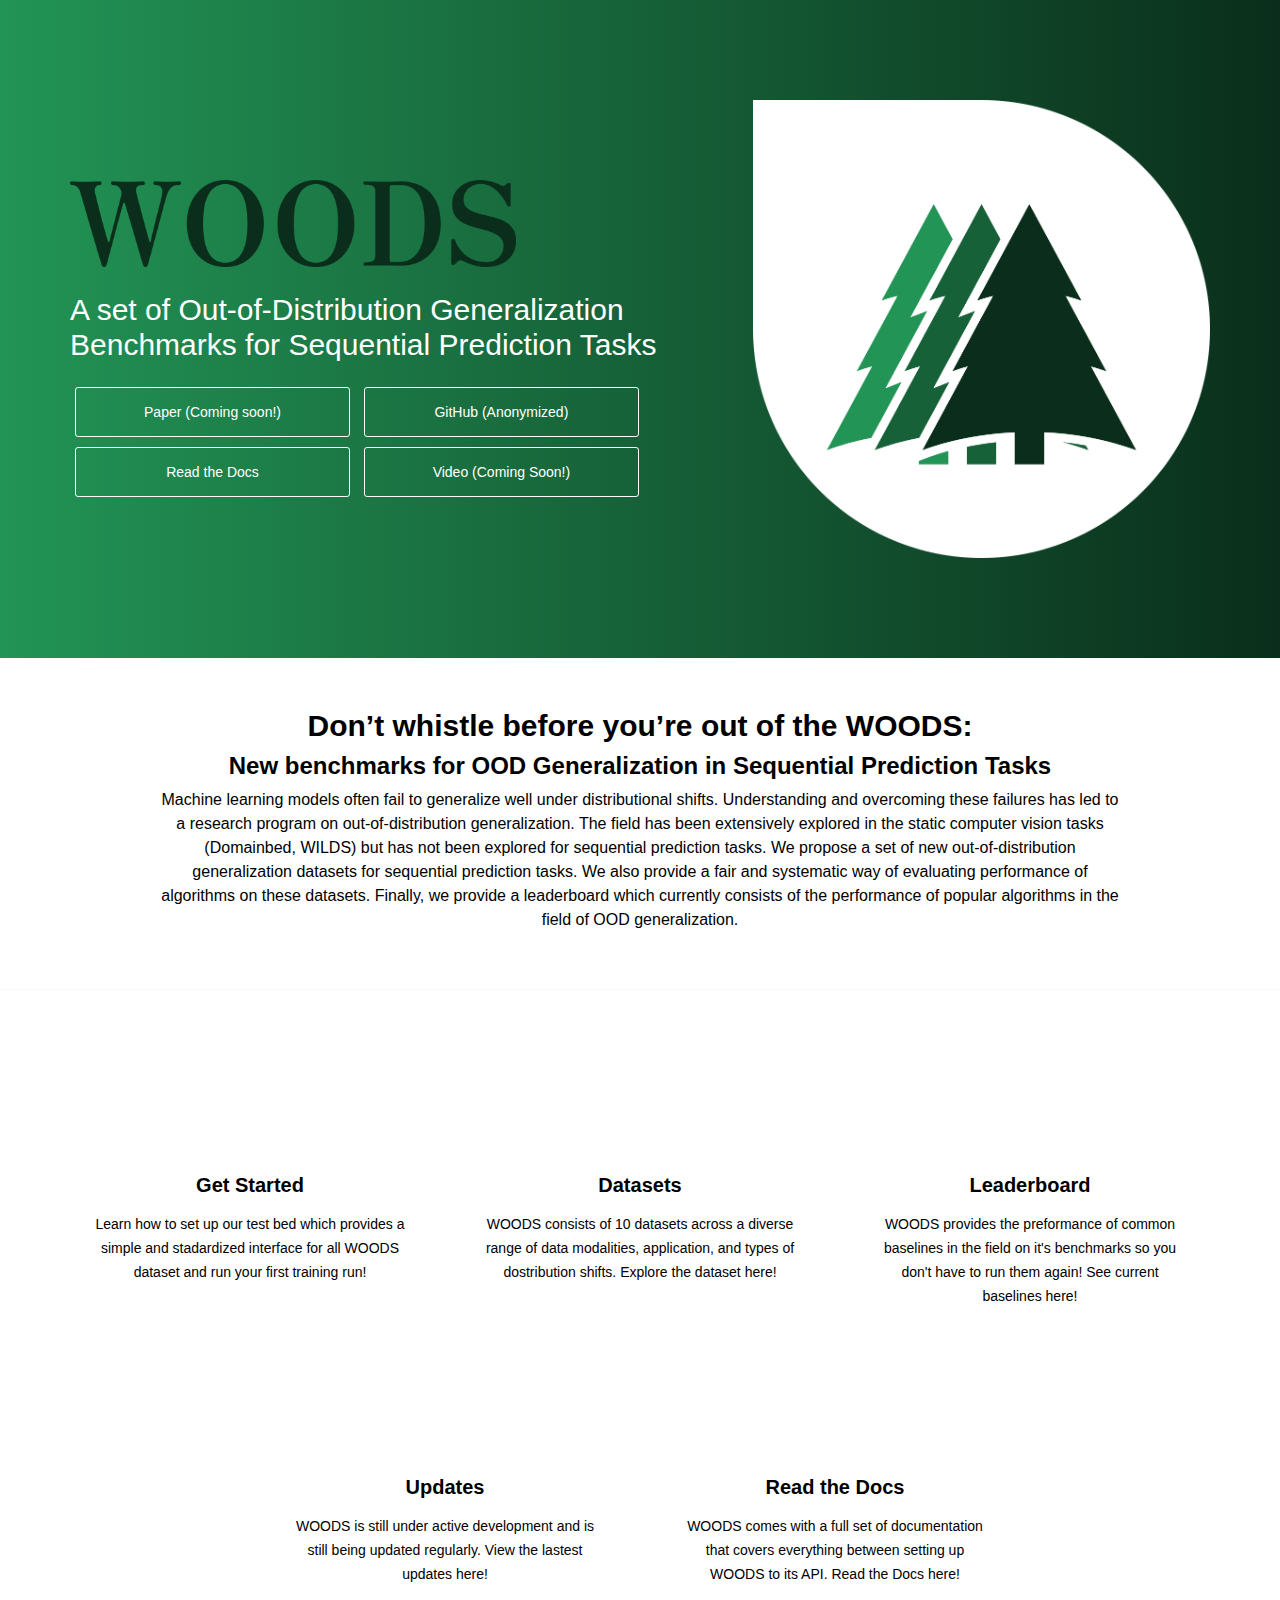
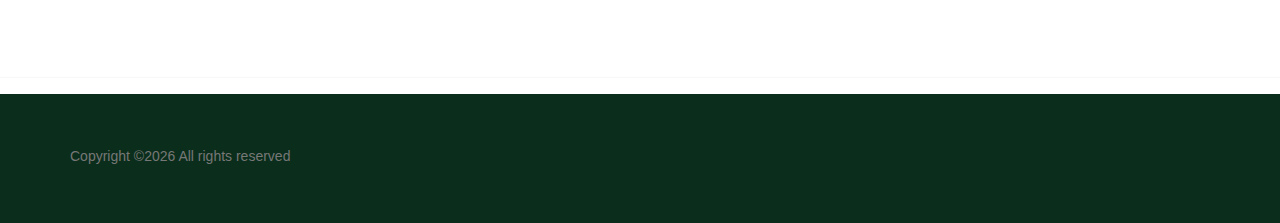
<file: index.html>
<!doctype html>
<html lang="en">
    <head>
        <!-- Required meta tags -->
        <meta charset="utf-8">
        <meta name="viewport" content="width=device-width, initial-scale=1, shrink-to-fit=no">

        <link rel="icon" href="/assets/logo.png" type="image/png">
        <title>WOODS</title>
        <!-- Bootstrap CSS -->
        <link rel="stylesheet" href="https://maxcdn.bootstrapcdn.com/bootstrap/5.0.0/css/bootstrap.min.css">
        <link rel="stylesheet" href="css/bootstrap.css">
        <!--- icons -->
        <link rel="stylesheet" href="https://cdn.linearicons.com/free/1.0.0/icon-font.min.css">
        <!-- main css -->
        <link rel="stylesheet" href="css/style.css">

    </head>
    <body>

        <!--================Home Banner Area =================-->
        <section class="home_banner_area">
            <div class="banner_inner">
                <div class="container">
                    <div class="row">
                        <div class="col-lg-7">
                            <div class="banner_content">
                                <a class="navbar-brand logo_h" href="index.html"><img src="/assets/name.png" width="70%" alt="" style="margin: 20px 0px"></a>
                                <!-- <h2>WOODS <br /></h2> -->
                                <p style='font-size: 30px; line-height: 35px;'>A set of Out-of-Distribution Generalization Benchmarks for Sequential Prediction Tasks</p>
                                <!-- <a class="banner_btn" href="../README.md">Get Started</a> -->
                                <a class="banner_btn" href="index.html">Paper (Coming soon!)</a>
                                <a class="banner_btn" href="https://anonymous.4open.science/r/WOODS/README.md">GitHub (Anonymized)</a> <br />
                                <a class="banner_btn" href="RTD/index.html">Read the Docs</a>
                                <a class="banner_btn" href="index.html">Video (Coming Soon!)</a>
                                <!-- <iframe src="https://ghbtns.com/github-btn.html?user=jc-audet&repo=temporal_OOD&type=star&count=true&size=large&v=2" frameborder="0" scrolling="0" width="170" height="30" title="GitHub", style="margin-top:10px;"></iframe> -->
                            </div>
                        </div>
                        <div class="col-lg-5">
                            <div class="home_left_img">
                                <img class="img-fluid" src="/assets/circle_logo.png" alt="">
                            </div>
                        </div>
                    </div>
                </div>
            </div>
        </section>
        <!--================End Home Banner Area =================-->
        
        <section class="work_area front_pad">
            <div class="section">
                <div class="abstract">
                    <h2 style="text-align: center;">Don’t whistle before you’re out of the WOODS: </h2>
                    <h3 style="text-align: center;">New benchmarks for OOD Generalization in Sequential Prediction Tasks</h3>
                    <p style="text-align: center;">
                        Machine learning models often fail to generalize well under distributional shifts. Understanding and overcoming these failures has led to a research program on out-of-distribution generalization. The field has been extensively explored in the static computer vision tasks (Domainbed, WILDS) but has not been explored for sequential prediction tasks. We propose a set of new out-of-distribution generalization datasets for sequential prediction tasks. We also provide a fair and systematic way of evaluating performance of algorithms on these datasets. Finally, we provide a leaderboard which currently consists of the performance of popular algorithms in the field of OOD generalization.
                    </p>
                </div>
            </div>
        </section>
        <hr />

        <!--================Directory Area =================-->
        <section class="work_area front_pad">
            <div class="section">
                <div class="container">
                    <div class="row">
                        <div class="col-md-4">
                            <a href="RTD/index.html">
                                <div class="work_item">
                                    <i class="lnr lnr-power-switch"></i>
                                    <h4>Get Started</h4>
                                    <p>Learn how to set up our test bed which provides a simple and stadardized interface for all WOODS dataset and run your first training run!</p>
                                </div>
                            </a>
                        </div>
                        <div class="col-md-4">
                            <a href="datasets.html">
                                <div class="work_item">
                                    <i class="lnr lnr-database"></i>
                                    <h4>Datasets</h4>
                                    <p>WOODS consists of 10 datasets across a diverse range of data modalities, application, and types of dostribution shifts. Explore the dataset here!</p>
                                </div>
                            </a>
                        </div>
                        <div class="col-md-4">
                            <a href="leaderboard.html">
                                <div class="work_item">
                                    <i class="lnr lnr-star"></i>
                                    <h4>Leaderboard</h4>
                                    <p>WOODS provides the preformance of common baselines in the field on it's benchmarks so you don't have to run them again! See current baselines here!</p>
                                </div>
                            </a>
                        </div>
                    </div><!-- /.row -->
                    <div class="row">
                        <div class='col-md-2'></div>
                        <div class="col-md-4">
                            <a href="updates.html">
                                <div class="work_item">
                                    <i class="lnr lnr-calendar-full"></i>
                                    <h4>Updates</h4>
                                    <p>WOODS is still under active development and is still being updated regularly. View the lastest updates here!</p>
                                </div>
                            </a>
                        </div>
                        <div class="col-md-4">
                            <a href="RTD/index.html">
                                <div class="work_item">
                                    <i class="lnr lnr-book"></i>
                                    <h4>Read the Docs</h4>
                                    <p>WOODS comes with a full set of documentation that covers everything between setting up WOODS to its API. Read the Docs here!</p>
                                </div>
                            </a>
                        </div>
                    </div><!-- /.row -->
                </div><!-- /.container -->
            </div>
        </section>
        <hr />
        <!--================Footer Area =================-->
        <footer class="footer_area front_pad">
            <div class="container">
                <div class="row footer_inner">
                    <div class="col-lg-5 col-sm-6">
                        <aside class="f_widget ab_widget">
                            Copyright &copy;<script>document.write(new Date().getFullYear());</script> All rights reserved</p>
                        </aside>
                    </div>
                </div>
            </div>
        </footer>
        <!--================End Footer Area =================-->
    </body>
</html>
</file>
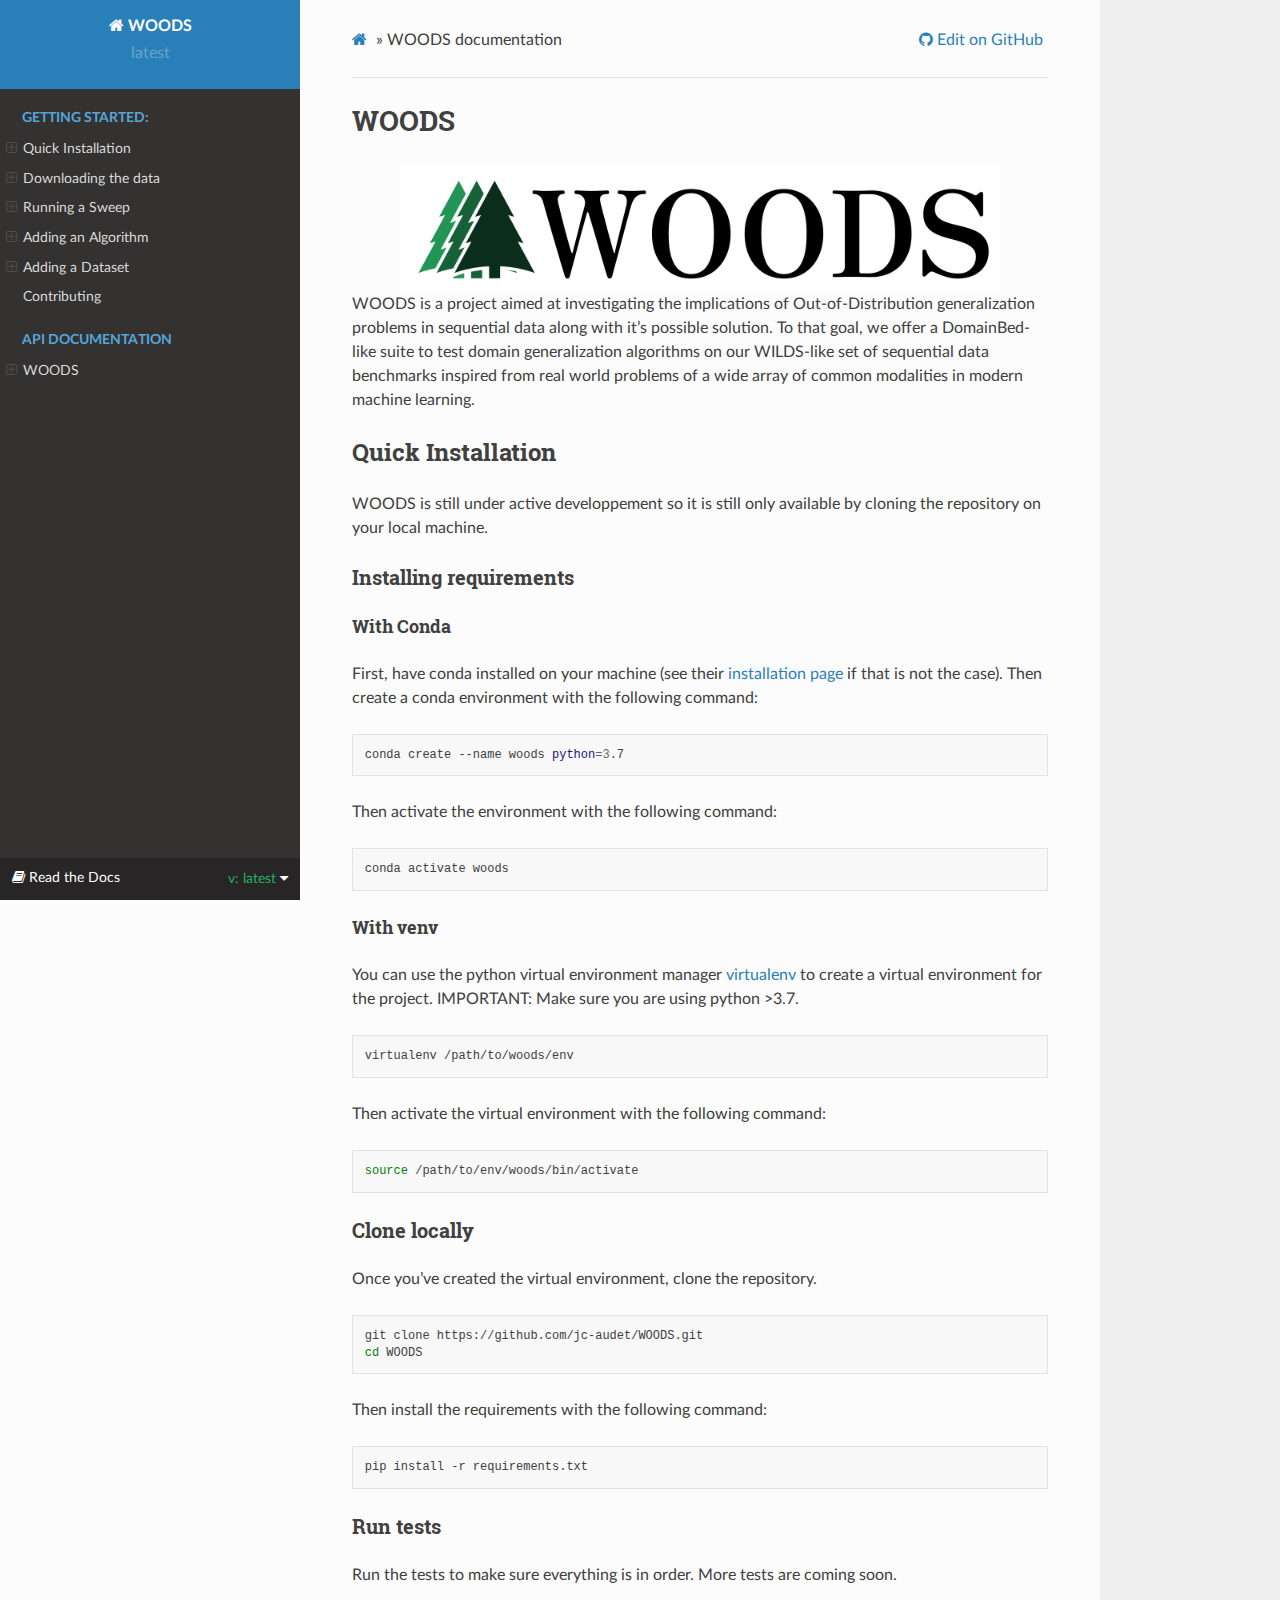
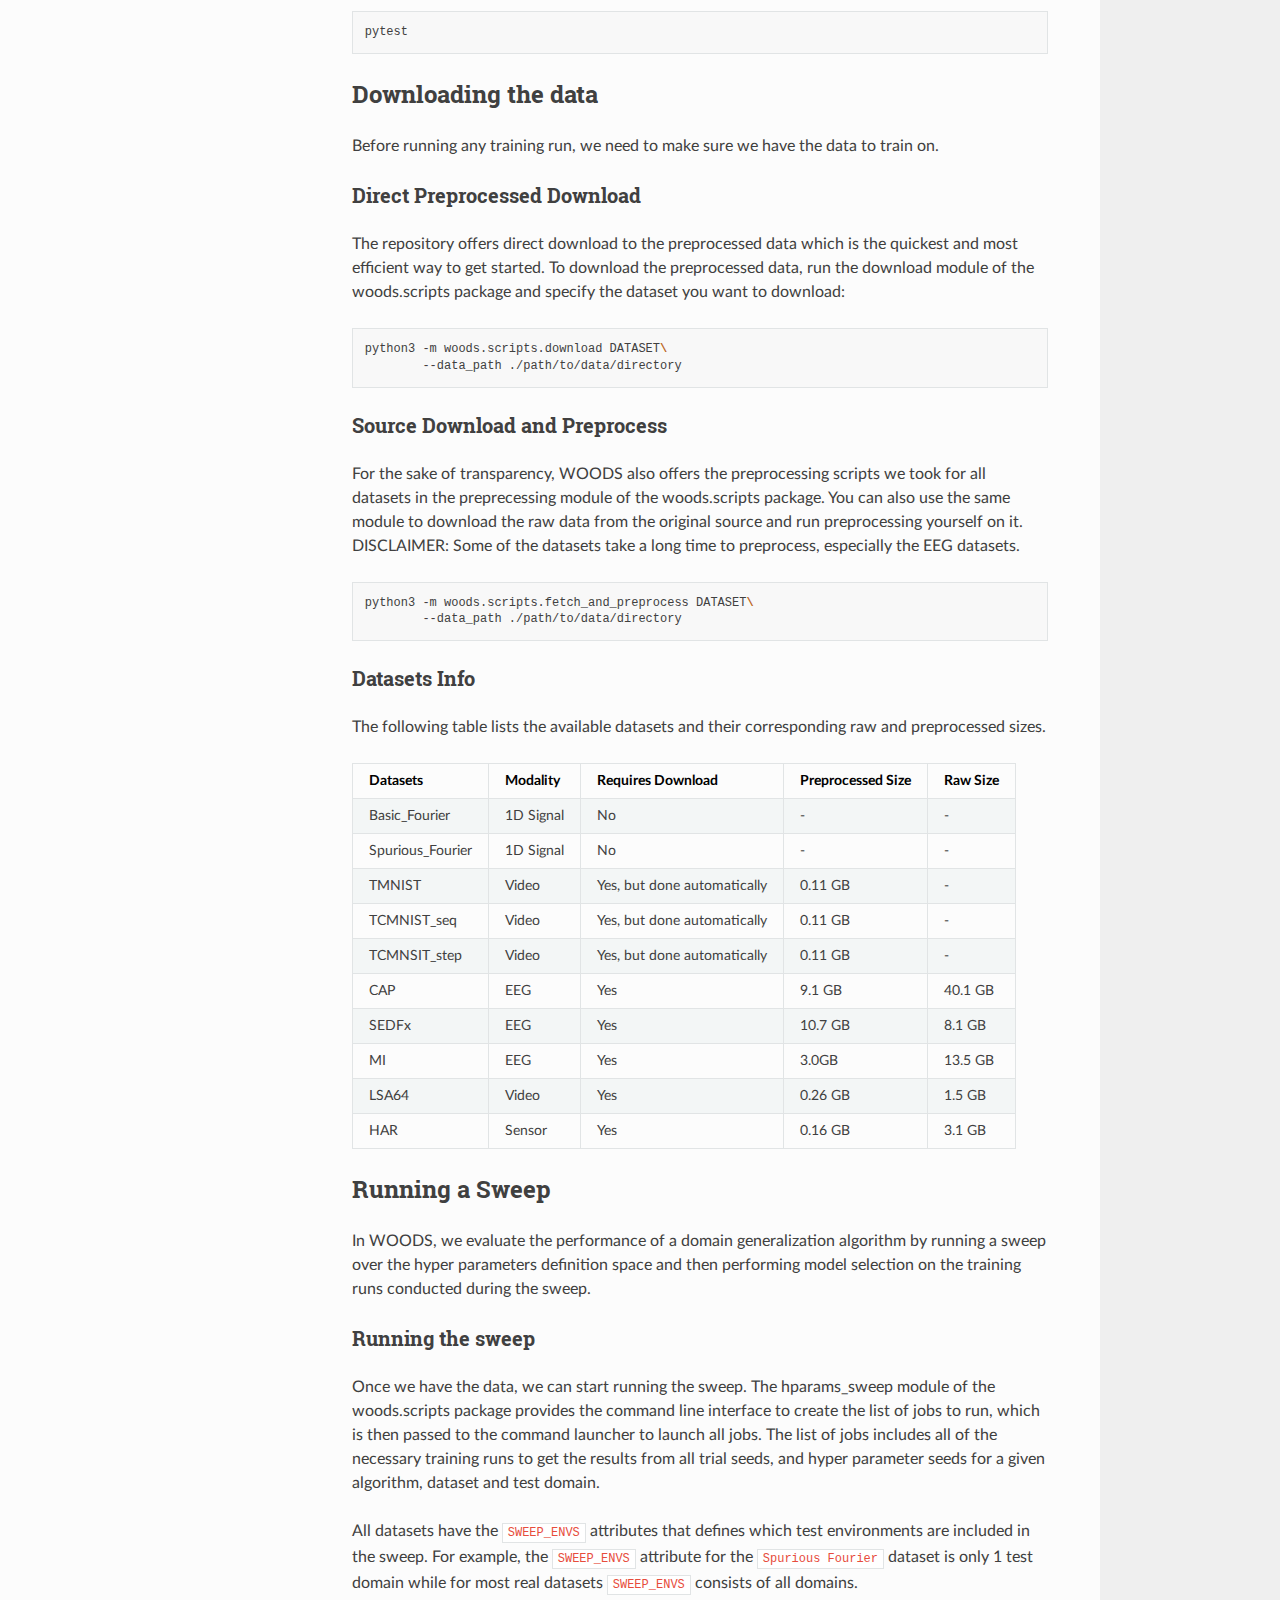
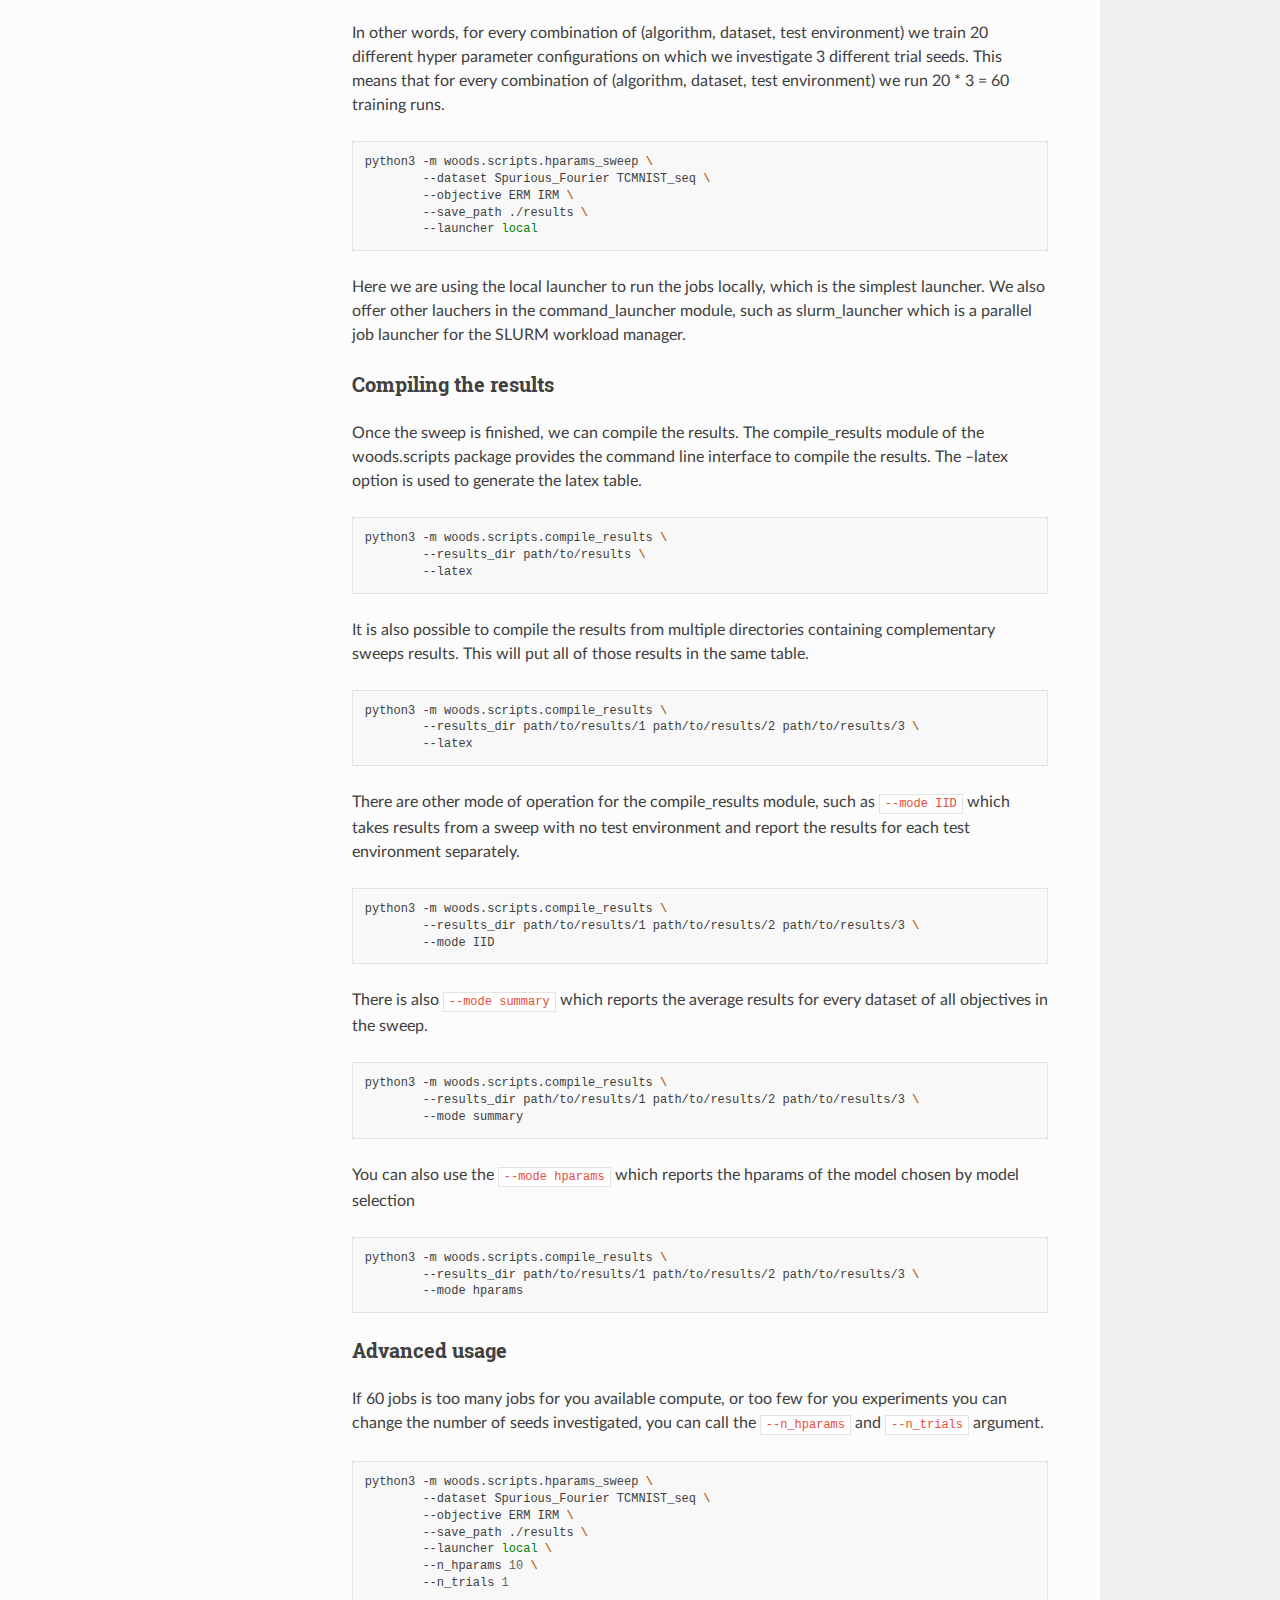
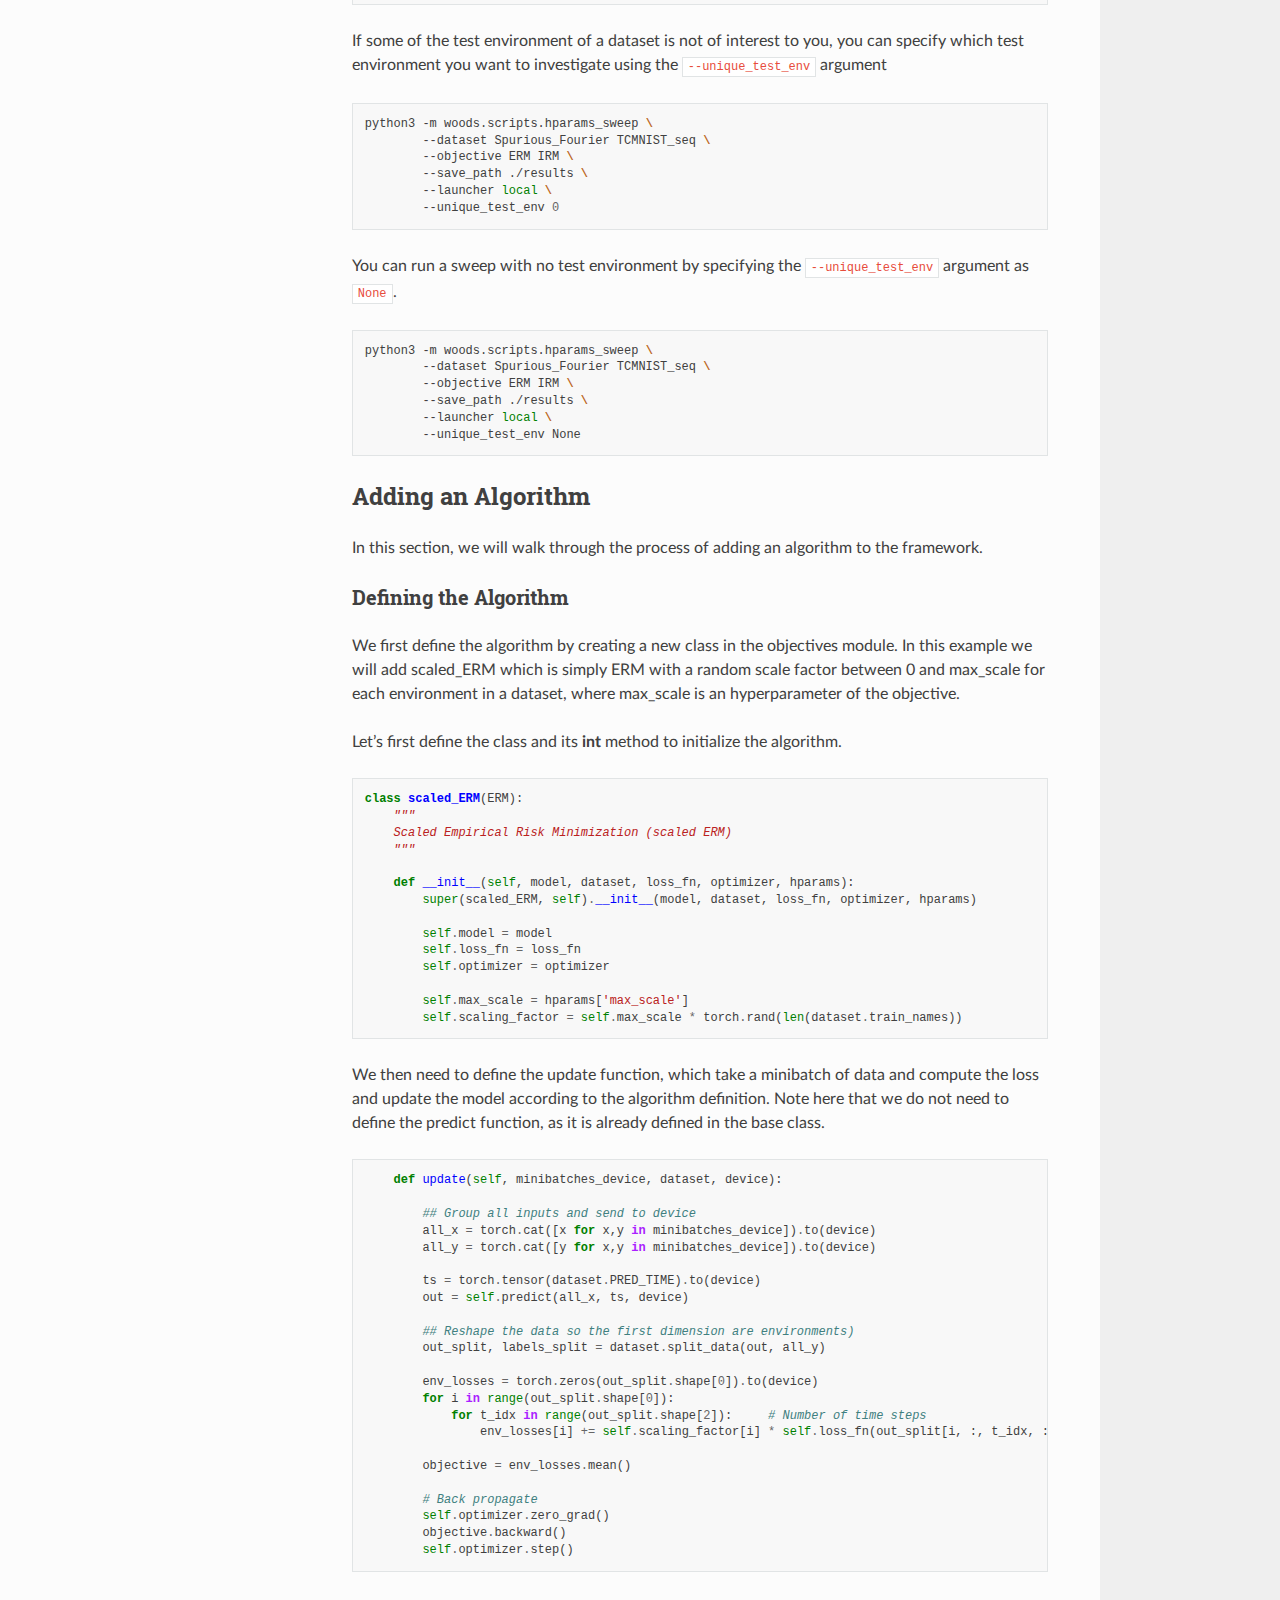
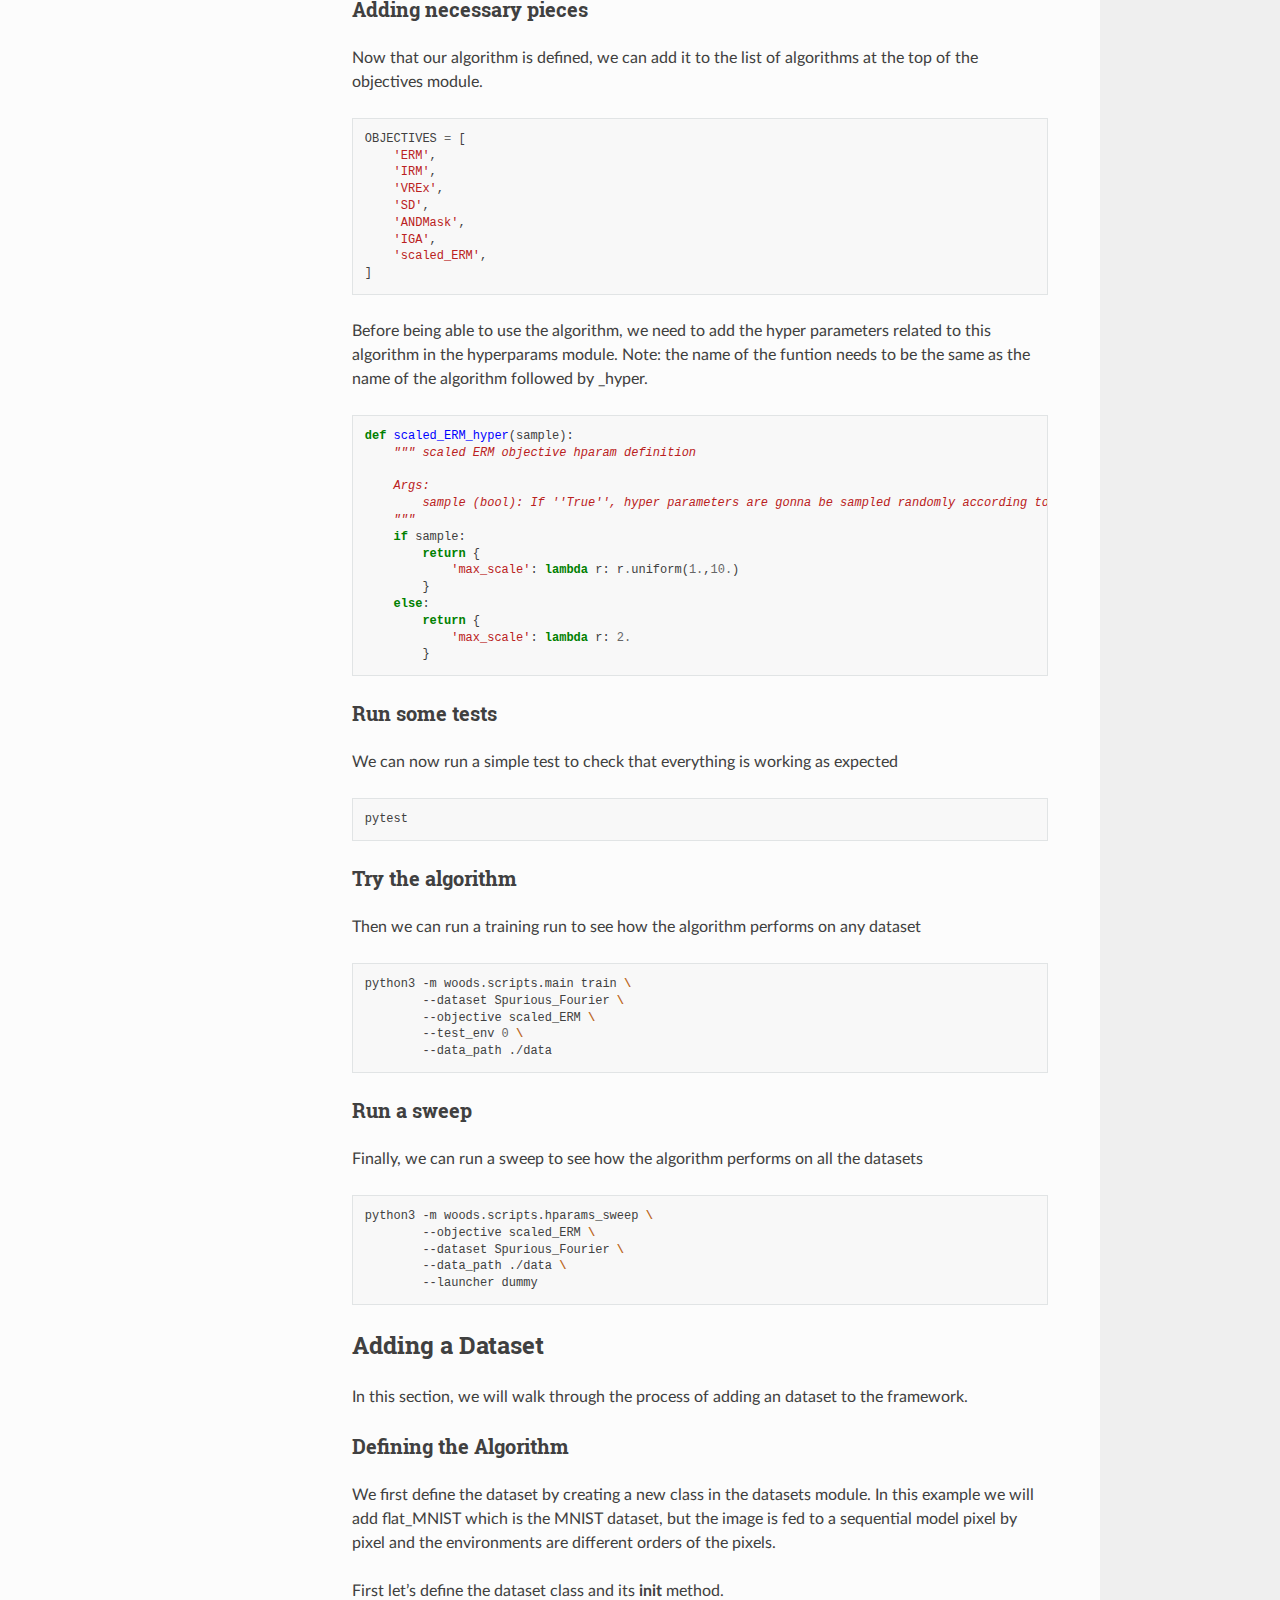
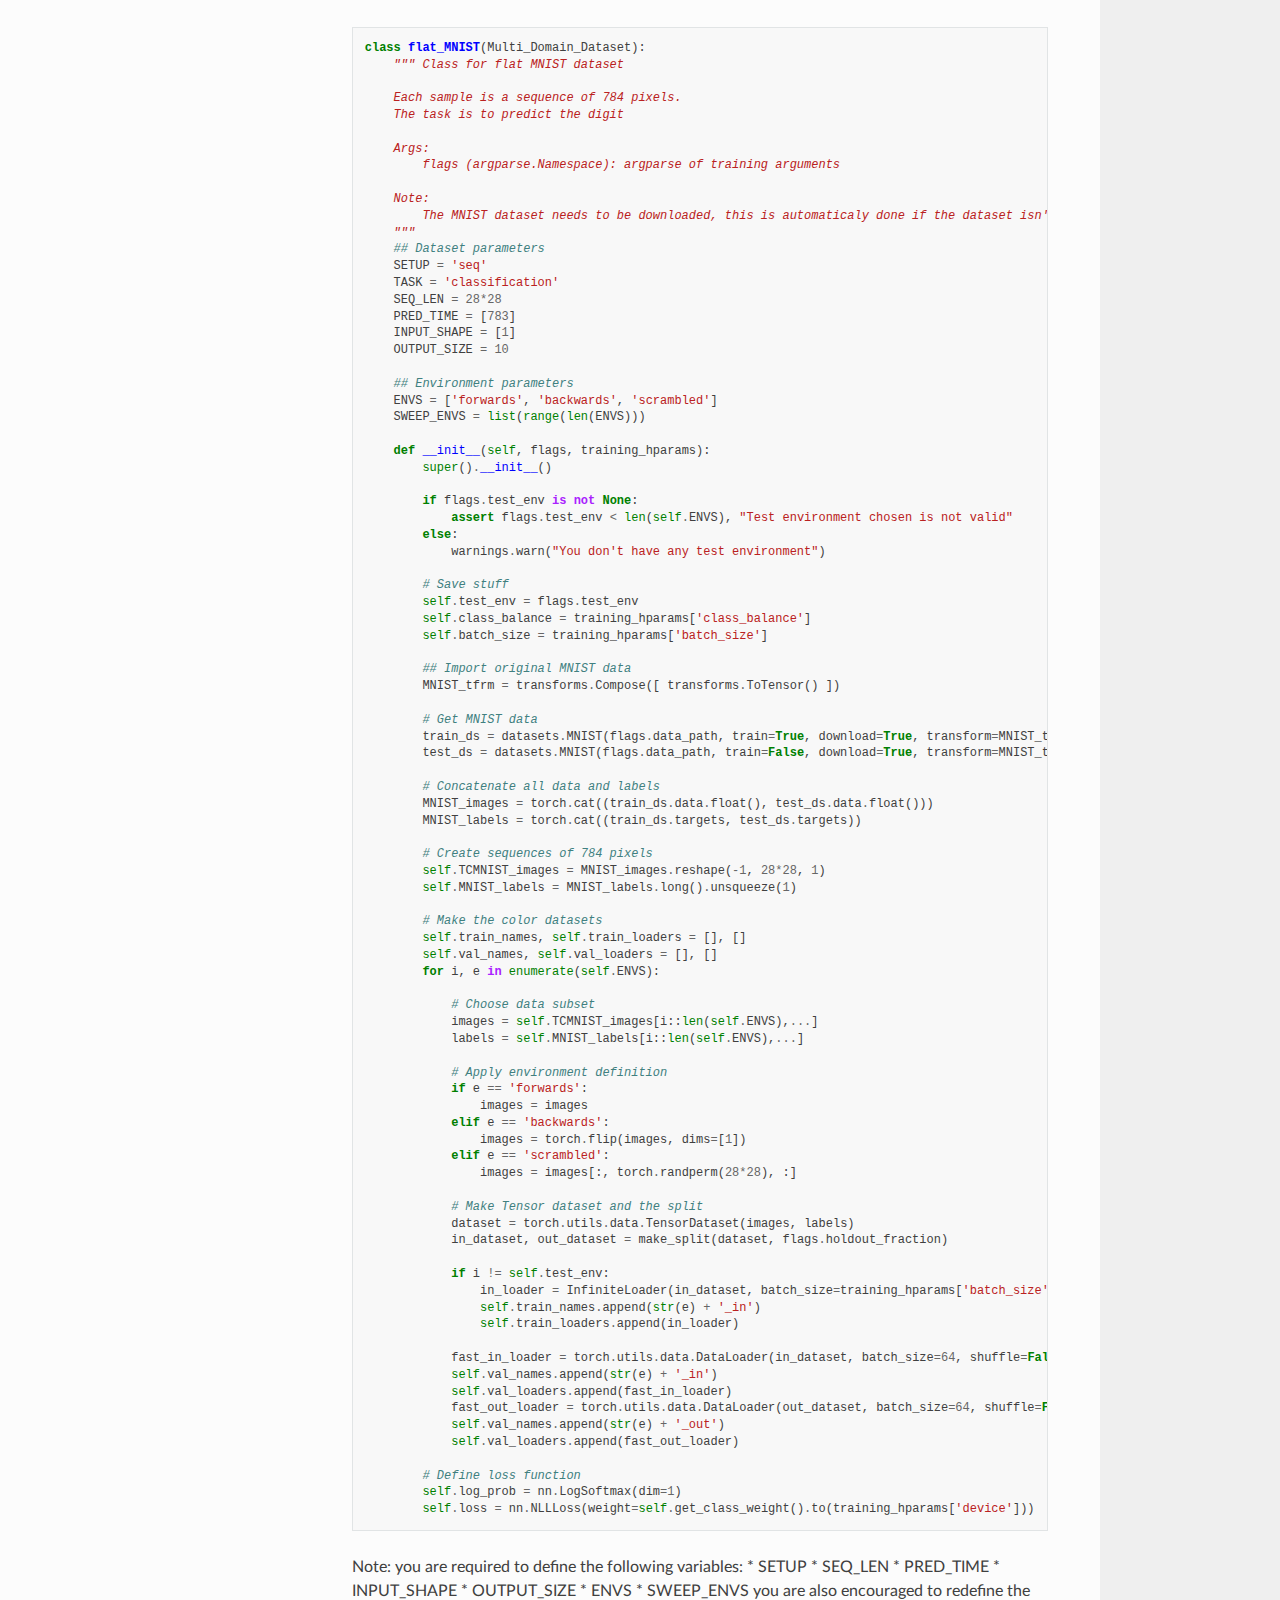
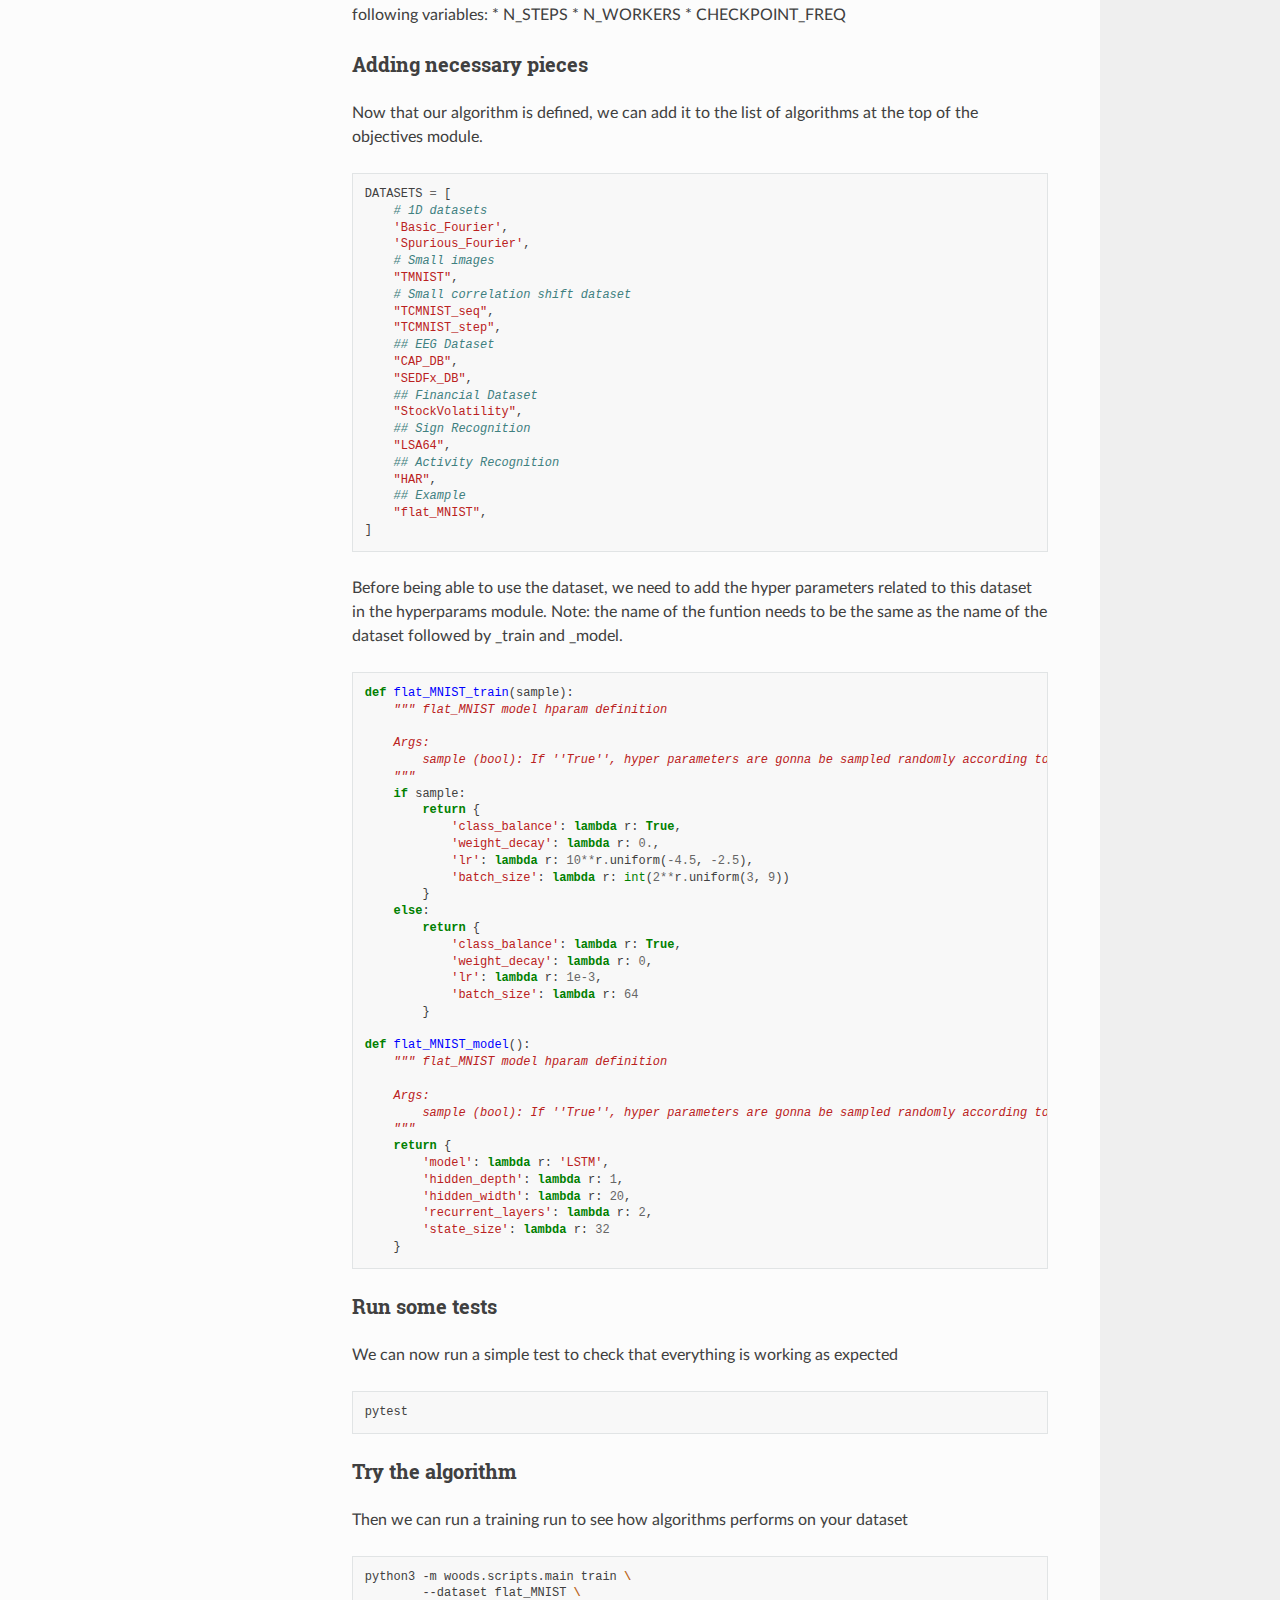
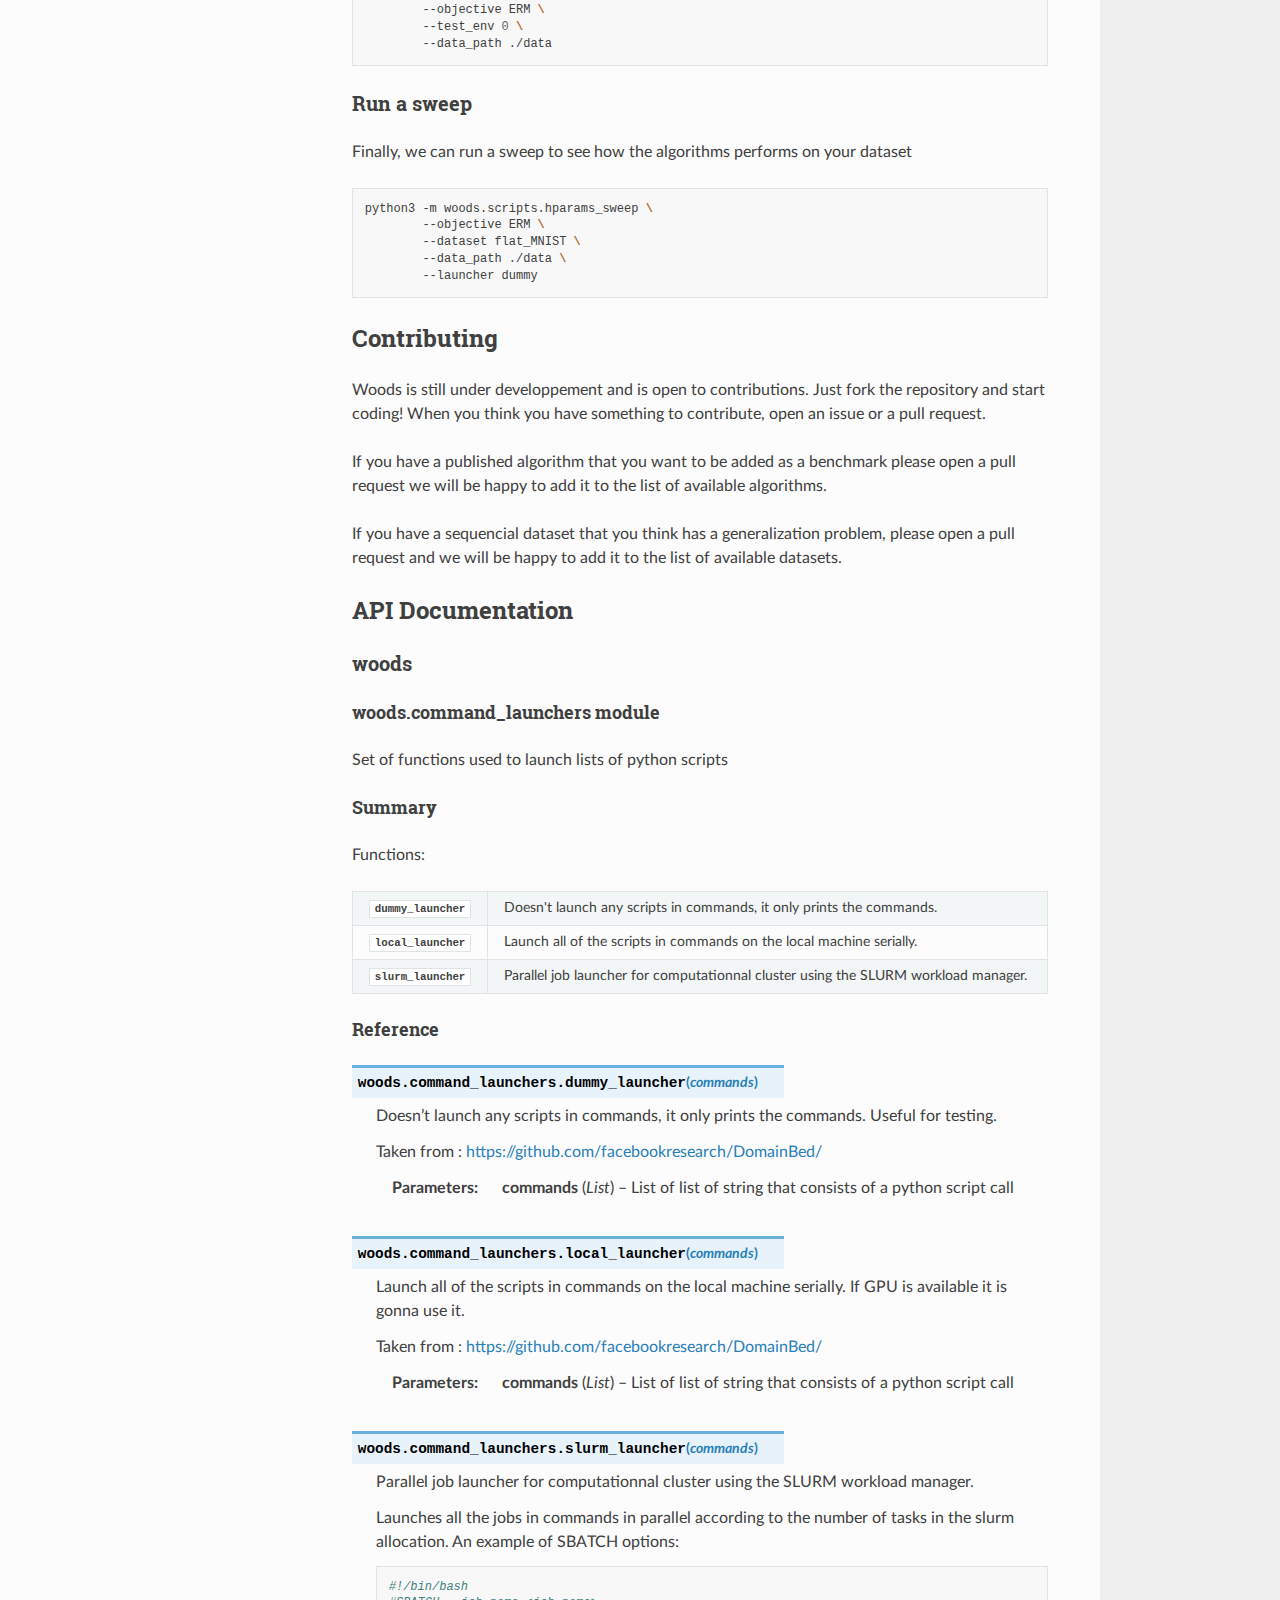
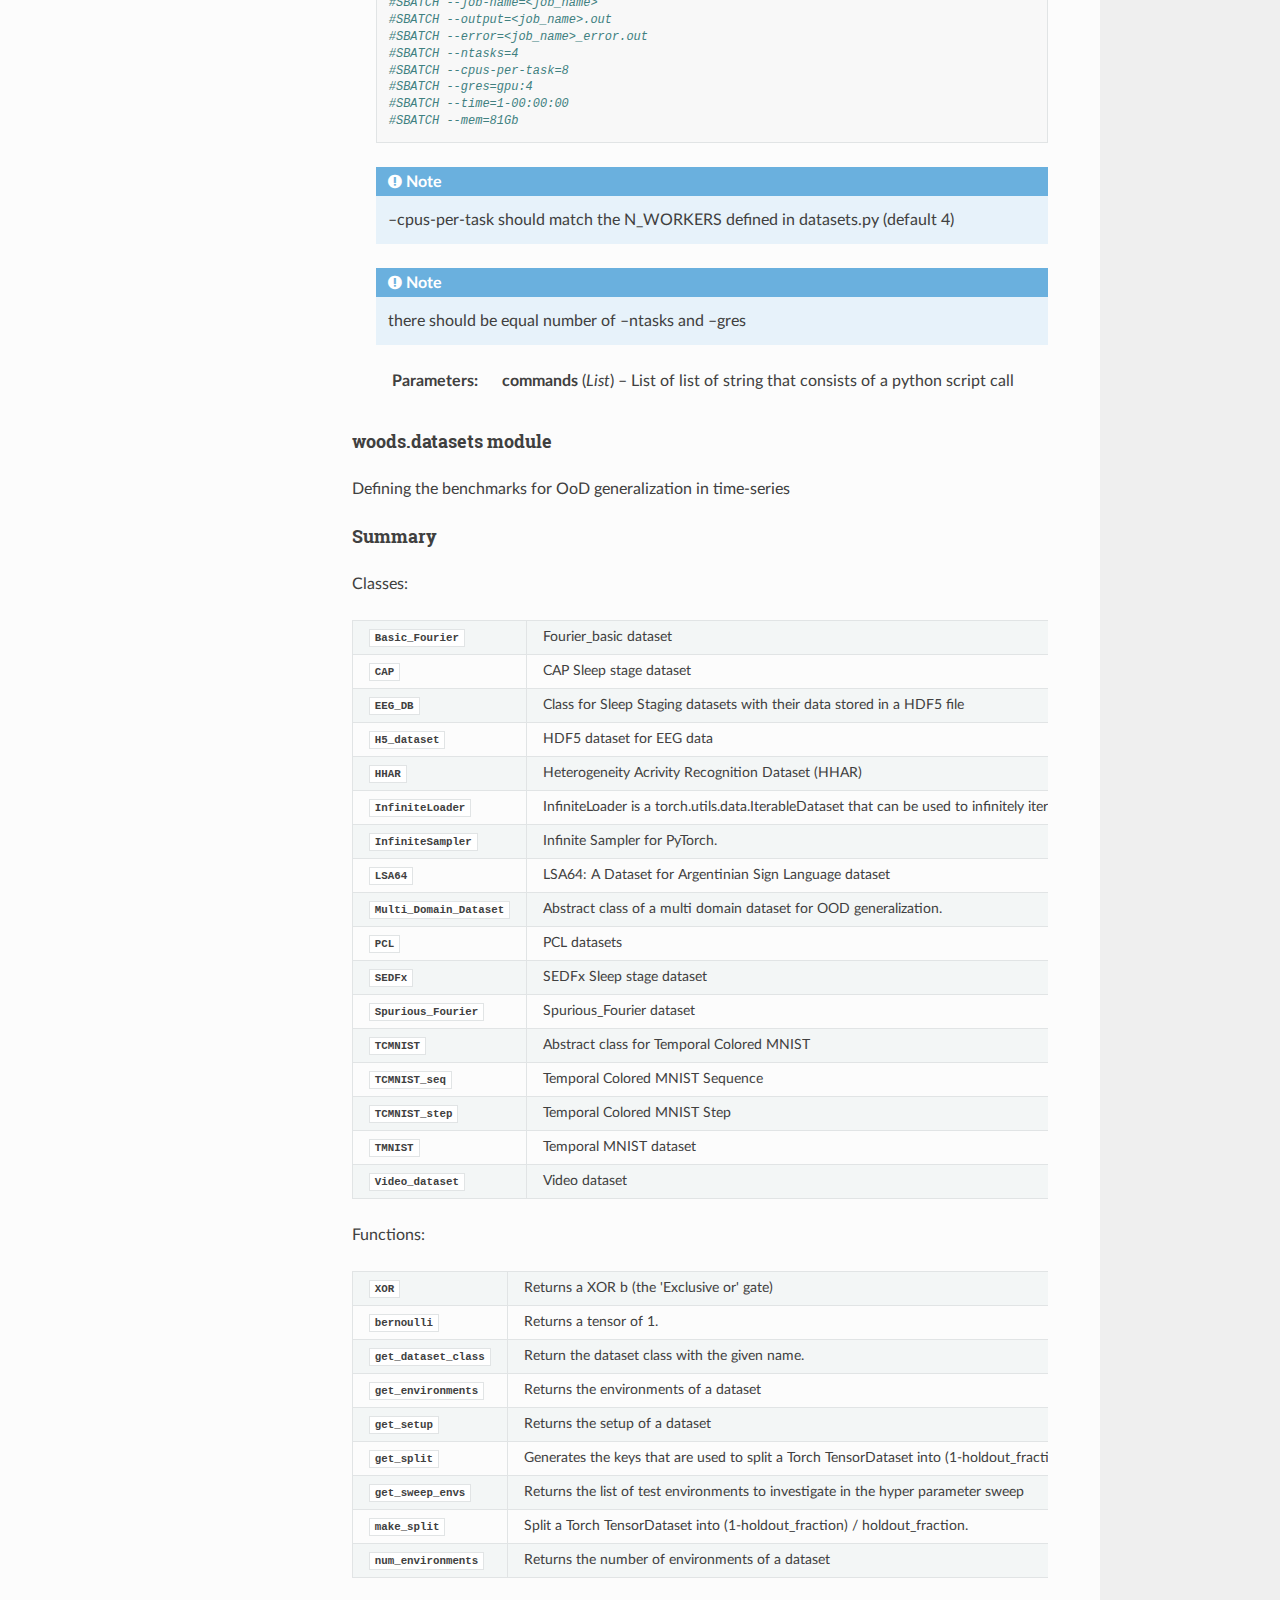
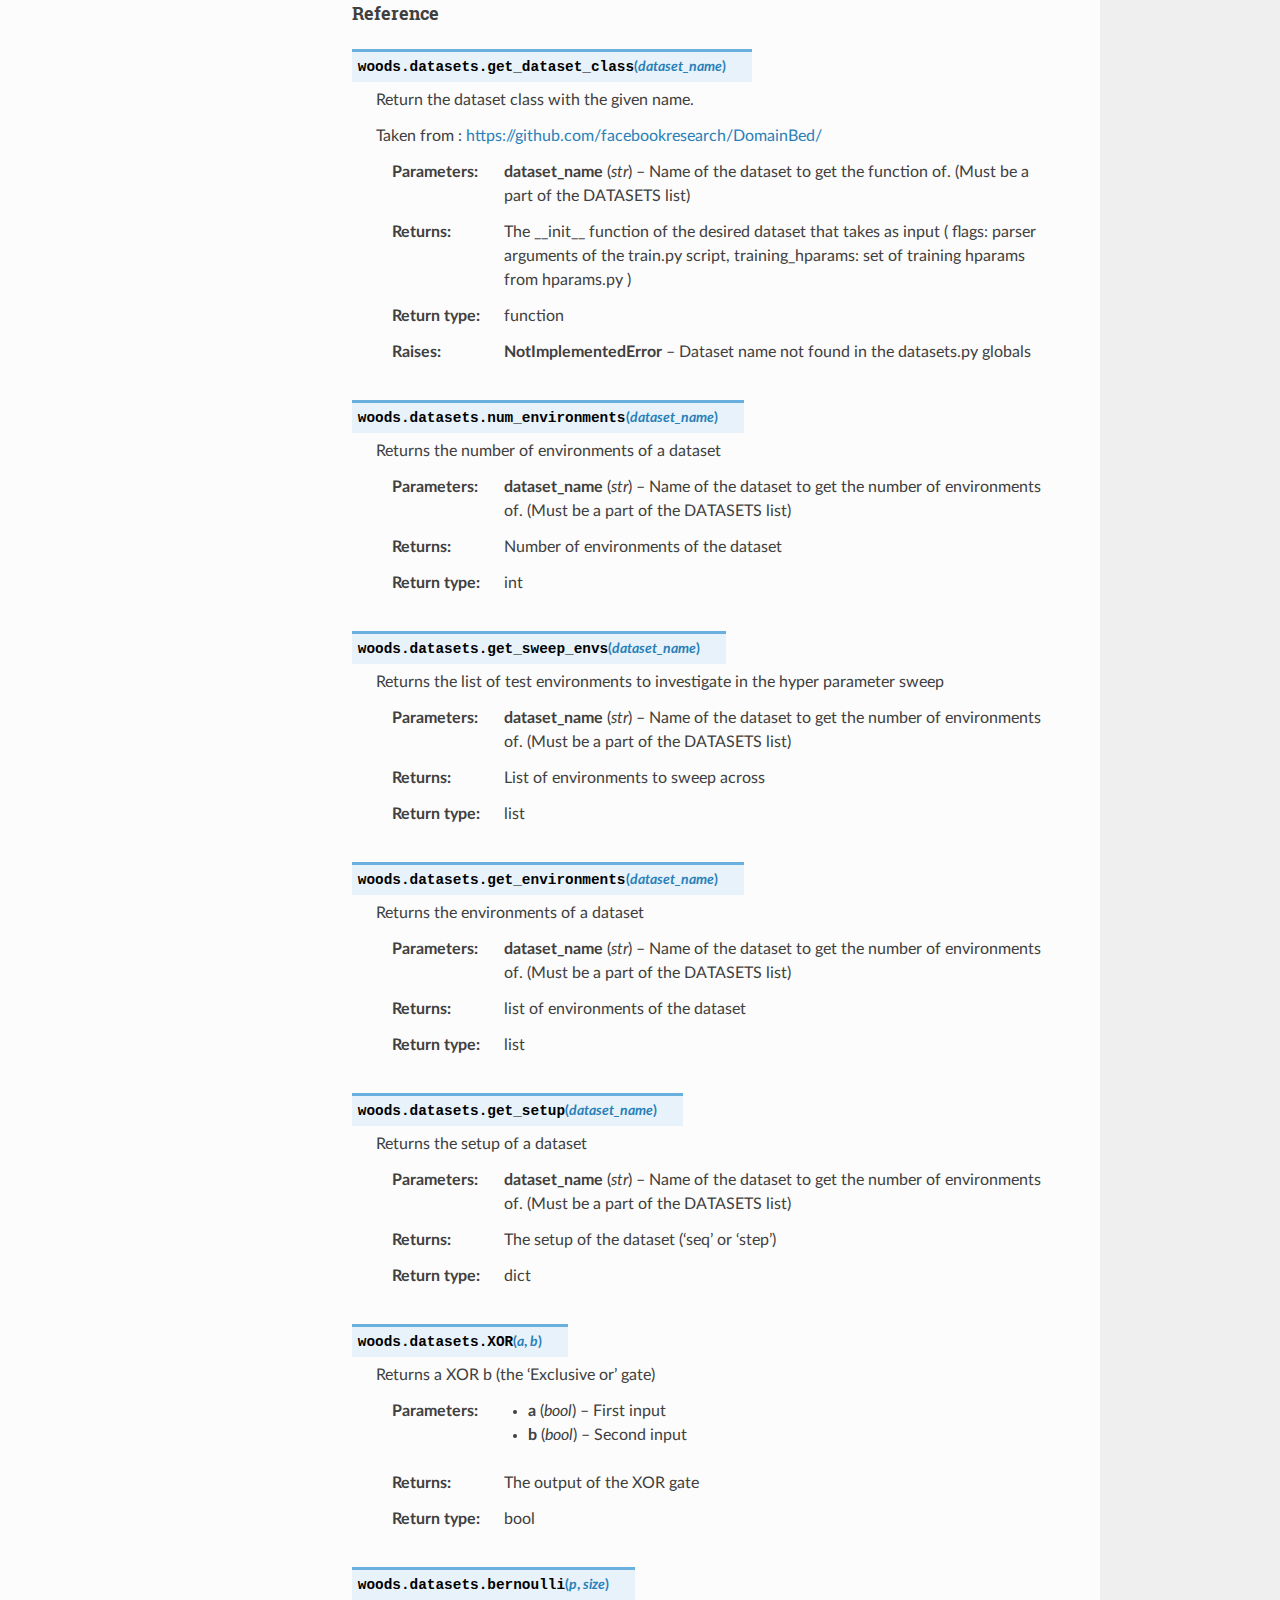
<file: RTD/index.html>
<!DOCTYPE html>
<html class="writer-html5" lang="en" >
<head>
  <meta charset="utf-8" /><meta name="generator" content="Docutils 0.17.1: http://docutils.sourceforge.net/" />

  <meta name="viewport" content="width=device-width, initial-scale=1.0" />
  <title>WOODS documentation</title>
      <link rel="stylesheet" href="_static/pygments.css" type="text/css" />
      <link rel="stylesheet" href="_static/css/theme.css" type="text/css" />
    <link rel="canonical" href="https://woods.readthedocs.io/en/latest/index.html" />
  <!--[if lt IE 9]>
    <script src="_static/js/html5shiv.min.js"></script>
  <![endif]-->
  
        <script data-url_root="./" id="documentation_options" src="_static/documentation_options.js"></script>
        <script src="_static/jquery.js"></script>
        <script src="_static/underscore.js"></script>
        <script src="_static/doctools.js"></script>
    <script src="_static/js/theme.js"></script>
    <link rel="index" title="Index" href="genindex.html" />
    <link rel="search" title="Search" href="search.html" /> 
</head>

<body class="wy-body-for-nav"> 
  <div class="wy-grid-for-nav">
    <nav data-toggle="wy-nav-shift" class="wy-nav-side">
      <div class="wy-side-scroll">
        <div class="wy-side-nav-search" >
            <a href="#" class="icon icon-home"> WOODS
          </a>
              <div class="version">
                latest
              </div>
        </div><div class="wy-menu wy-menu-vertical" data-spy="affix" role="navigation" aria-label="Navigation menu">
              <p class="caption" role="heading"><span class="caption-text">Getting started:</span></p>
<ul>
<li class="toctree-l1"><a class="reference internal" href="index.html#document-installation">Quick Installation</a><ul>
<li class="toctree-l2"><a class="reference internal" href="index.html#installing-requirements">Installing requirements</a><ul>
<li class="toctree-l3"><a class="reference internal" href="index.html#with-conda">With Conda</a></li>
<li class="toctree-l3"><a class="reference internal" href="index.html#with-venv">With venv</a></li>
</ul>
</li>
<li class="toctree-l2"><a class="reference internal" href="index.html#clone-locally">Clone locally</a></li>
<li class="toctree-l2"><a class="reference internal" href="index.html#run-tests">Run tests</a></li>
</ul>
</li>
<li class="toctree-l1"><a class="reference internal" href="index.html#document-downloading_datasets">Downloading the data</a><ul>
<li class="toctree-l2"><a class="reference internal" href="index.html#direct-preprocessed-download">Direct Preprocessed Download</a></li>
<li class="toctree-l2"><a class="reference internal" href="index.html#source-download-and-preprocess">Source Download and Preprocess</a></li>
<li class="toctree-l2"><a class="reference internal" href="index.html#datasets-info">Datasets Info</a></li>
</ul>
</li>
<li class="toctree-l1"><a class="reference internal" href="index.html#document-running_a_sweep">Running a  Sweep</a><ul>
<li class="toctree-l2"><a class="reference internal" href="index.html#running-the-sweep">Running the sweep</a></li>
<li class="toctree-l2"><a class="reference internal" href="index.html#compiling-the-results">Compiling the results</a></li>
<li class="toctree-l2"><a class="reference internal" href="index.html#advanced-usage">Advanced usage</a></li>
</ul>
</li>
<li class="toctree-l1"><a class="reference internal" href="index.html#document-adding_an_algorithm">Adding an Algorithm</a><ul>
<li class="toctree-l2"><a class="reference internal" href="index.html#defining-the-algorithm">Defining the Algorithm</a></li>
<li class="toctree-l2"><a class="reference internal" href="index.html#adding-necessary-pieces">Adding necessary pieces</a></li>
<li class="toctree-l2"><a class="reference internal" href="index.html#run-some-tests">Run some tests</a></li>
<li class="toctree-l2"><a class="reference internal" href="index.html#try-the-algorithm">Try the algorithm</a></li>
<li class="toctree-l2"><a class="reference internal" href="index.html#run-a-sweep">Run a sweep</a></li>
</ul>
</li>
<li class="toctree-l1"><a class="reference internal" href="index.html#document-adding_a_dataset">Adding a Dataset</a><ul>
<li class="toctree-l2"><a class="reference internal" href="index.html#defining-the-algorithm">Defining the Algorithm</a></li>
<li class="toctree-l2"><a class="reference internal" href="index.html#adding-necessary-pieces">Adding necessary pieces</a></li>
<li class="toctree-l2"><a class="reference internal" href="index.html#run-some-tests">Run some tests</a></li>
<li class="toctree-l2"><a class="reference internal" href="index.html#try-the-algorithm">Try the algorithm</a></li>
<li class="toctree-l2"><a class="reference internal" href="index.html#run-a-sweep">Run a sweep</a></li>
</ul>
</li>
<li class="toctree-l1"><a class="reference internal" href="index.html#document-contributing">Contributing</a></li>
</ul>
<p class="caption" role="heading"><span class="caption-text">API documentation</span></p>
<ul>
<li class="toctree-l1"><a class="reference internal" href="index.html#document-woods">WOODS</a><ul>
<li class="toctree-l2"><a class="reference internal" href="index.html#document-woods.command_launchers">woods.command_launchers module</a><ul>
<li class="toctree-l3"><a class="reference internal" href="index.html#summary">Summary</a></li>
<li class="toctree-l3"><a class="reference internal" href="index.html#reference">Reference</a></li>
</ul>
</li>
<li class="toctree-l2"><a class="reference internal" href="index.html#document-woods.datasets">woods.datasets module</a><ul>
<li class="toctree-l3"><a class="reference internal" href="index.html#summary">Summary</a></li>
<li class="toctree-l3"><a class="reference internal" href="index.html#reference">Reference</a></li>
</ul>
</li>
<li class="toctree-l2"><a class="reference internal" href="index.html#document-woods.hyperparams">woods.hyperparams module</a><ul>
<li class="toctree-l3"><a class="reference internal" href="index.html#summary">Summary</a></li>
<li class="toctree-l3"><a class="reference internal" href="index.html#reference">Reference</a></li>
</ul>
</li>
<li class="toctree-l2"><a class="reference internal" href="index.html#document-woods.model_selection">woods.model_selection module</a><ul>
<li class="toctree-l3"><a class="reference internal" href="index.html#summary">Summary</a></li>
<li class="toctree-l3"><a class="reference internal" href="index.html#reference">Reference</a></li>
</ul>
</li>
<li class="toctree-l2"><a class="reference internal" href="index.html#document-woods.models">woods.models module</a><ul>
<li class="toctree-l3"><a class="reference internal" href="index.html#summary">Summary</a></li>
<li class="toctree-l3"><a class="reference internal" href="index.html#reference">Reference</a></li>
</ul>
</li>
<li class="toctree-l2"><a class="reference internal" href="index.html#document-woods.objectives">woods.objectives module</a><ul>
<li class="toctree-l3"><a class="reference internal" href="index.html#summary">Summary</a></li>
<li class="toctree-l3"><a class="reference internal" href="index.html#reference">Reference</a></li>
</ul>
</li>
<li class="toctree-l2"><a class="reference internal" href="index.html#document-woods.train">woods.train module</a><ul>
<li class="toctree-l3"><a class="reference internal" href="index.html#summary">Summary</a></li>
<li class="toctree-l3"><a class="reference internal" href="index.html#reference">Reference</a></li>
</ul>
</li>
<li class="toctree-l2"><a class="reference internal" href="index.html#document-woods.utils">woods.utils module</a><ul>
<li class="toctree-l3"><a class="reference internal" href="index.html#summary">Summary</a></li>
<li class="toctree-l3"><a class="reference internal" href="index.html#reference">Reference</a></li>
</ul>
</li>
<li class="toctree-l2"><a class="reference internal" href="index.html#document-woods.scripts">woods.scripts</a><ul>
<li class="toctree-l3"><a class="reference internal" href="index.html#document-woods.scripts.compile_results">woods.scripts.compile_results module</a></li>
<li class="toctree-l3"><a class="reference internal" href="index.html#document-woods.scripts.download">woods.scripts.download module</a><ul>
<li class="toctree-l4"><a class="reference internal" href="index.html#summary">Summary</a></li>
<li class="toctree-l4"><a class="reference internal" href="index.html#reference">Reference</a></li>
</ul>
</li>
<li class="toctree-l3"><a class="reference internal" href="index.html#document-woods.scripts.fetch_and_preprocess">woods.scripts.fetch_and_preprocess module</a><ul>
<li class="toctree-l4"><a class="reference internal" href="index.html#summary">Summary</a></li>
<li class="toctree-l4"><a class="reference internal" href="index.html#reference">Reference</a></li>
</ul>
</li>
<li class="toctree-l3"><a class="reference internal" href="index.html#document-woods.scripts.hparams_sweep">woods.scripts.hparams_sweep module</a><ul>
<li class="toctree-l4"><a class="reference internal" href="index.html#summary">Summary</a></li>
<li class="toctree-l4"><a class="reference internal" href="index.html#reference">Reference</a></li>
</ul>
</li>
<li class="toctree-l3"><a class="reference internal" href="index.html#document-woods.scripts.main">woods.scripts.main module</a></li>
<li class="toctree-l3"><a class="reference internal" href="index.html#document-woods.scripts.visualize_results">woods.scripts.visualize_results module</a></li>
</ul>
</li>
</ul>
</li>
</ul>

        </div>
      </div>
    </nav>

    <section data-toggle="wy-nav-shift" class="wy-nav-content-wrap"><nav class="wy-nav-top" aria-label="Mobile navigation menu" >
          <i data-toggle="wy-nav-top" class="fa fa-bars"></i>
          <a href="#">WOODS</a>
      </nav>

      <div class="wy-nav-content">
        <div class="rst-content">
          <div role="navigation" aria-label="Page navigation">
  <ul class="wy-breadcrumbs">
      <li><a href="#" class="icon icon-home"></a> &raquo;</li>
      <li>WOODS  documentation</li>
      <li class="wy-breadcrumbs-aside">
              <a href="https://anonymous.4open.science/r/WOODS/README.md" class="fa fa-github"> Edit on GitHub</a>
      </li>
  </ul>
  <hr/>
</div>
          <div role="main" class="document" itemscope="itemscope" itemtype="http://schema.org/Article">
           <div itemprop="articleBody">
             
  <section id="woods">
<h1>WOODS<a class="headerlink" href="#woods" title="Permalink to this headline"></a></h1>
<a class="reference internal image-reference" href="_images/banner.png"><img alt="_images/banner.png" class="align-center" src="_images/banner.png" style="width: 600px;" /></a>
<p>WOODS is a project aimed at investigating the implications of Out-of-Distribution generalization problems in sequential data along with it’s possible solution. To that goal, we offer a DomainBed-like suite to test domain generalization algorithms on our WILDS-like set of sequential data benchmarks inspired from real world problems of a wide array of common modalities in modern machine learning.</p>
<div class="toctree-wrapper compound">
<span id="document-installation"></span><section id="quick-installation">
<h2>Quick Installation<a class="headerlink" href="#quick-installation" title="Permalink to this headline"></a></h2>
<p>WOODS is still under active developpement so it is still only available by cloning the repository on your local machine.</p>
<section id="installing-requirements">
<h3>Installing requirements<a class="headerlink" href="#installing-requirements" title="Permalink to this headline"></a></h3>
<section id="with-conda">
<h4>With Conda<a class="headerlink" href="#with-conda" title="Permalink to this headline"></a></h4>
<p>First, have conda installed on your machine (see their <a class="reference external" href="https://docs.anaconda.com/anaconda/install/">installation page</a> if that is not the case). Then create a conda environment with the following command:</p>
<div class="highlight-sh notranslate"><div class="highlight"><pre><span></span>conda create --name woods <span class="nv">python</span><span class="o">=</span><span class="m">3</span>.7
</pre></div>
</div>
<p>Then activate the environment with the following command:</p>
<div class="highlight-sh notranslate"><div class="highlight"><pre><span></span>conda activate woods
</pre></div>
</div>
</section>
<section id="with-venv">
<h4>With venv<a class="headerlink" href="#with-venv" title="Permalink to this headline"></a></h4>
<p>You can use the python virtual environment manager <a class="reference external" href="https://virtualenv.pypa.io/en/latest/">virtualenv</a> to create a virtual environment for the project. IMPORTANT: Make sure you are using python &gt;3.7.</p>
<div class="highlight-sh notranslate"><div class="highlight"><pre><span></span>virtualenv /path/to/woods/env
</pre></div>
</div>
<p>Then activate the virtual environment with the following command:</p>
<div class="highlight-sh notranslate"><div class="highlight"><pre><span></span><span class="nb">source</span> /path/to/env/woods/bin/activate
</pre></div>
</div>
</section>
</section>
<section id="clone-locally">
<h3>Clone locally<a class="headerlink" href="#clone-locally" title="Permalink to this headline"></a></h3>
<p>Once you’ve created the virtual environment, clone the repository.</p>
<div class="highlight-sh notranslate"><div class="highlight"><pre><span></span>git clone https://github.com/jc-audet/WOODS.git
<span class="nb">cd</span> WOODS
</pre></div>
</div>
<p>Then install the requirements with the following command:</p>
<div class="highlight-sh notranslate"><div class="highlight"><pre><span></span>pip install -r requirements.txt
</pre></div>
</div>
</section>
<section id="run-tests">
<h3>Run tests<a class="headerlink" href="#run-tests" title="Permalink to this headline"></a></h3>
<p>Run the tests to make sure everything is in order. More tests are coming soon.</p>
<div class="highlight-sh notranslate"><div class="highlight"><pre><span></span>pytest
</pre></div>
</div>
</section>
</section>
<span id="document-downloading_datasets"></span><section id="downloading-the-data">
<h2>Downloading the data<a class="headerlink" href="#downloading-the-data" title="Permalink to this headline"></a></h2>
<p>Before running any training run, we need to make sure we have the data to train on.</p>
<section id="direct-preprocessed-download">
<h3>Direct Preprocessed Download<a class="headerlink" href="#direct-preprocessed-download" title="Permalink to this headline"></a></h3>
<p>The repository offers direct download to the preprocessed data which is the quickest and most efficient way to get started. To download the preprocessed data, run the download module of the woods.scripts package and specify the dataset you want to download:</p>
<div class="highlight-sh notranslate"><div class="highlight"><pre><span></span>python3 -m woods.scripts.download DATASET<span class="se">\</span>
        --data_path ./path/to/data/directory
</pre></div>
</div>
</section>
<section id="source-download-and-preprocess">
<h3>Source Download and Preprocess<a class="headerlink" href="#source-download-and-preprocess" title="Permalink to this headline"></a></h3>
<p>For the sake of transparency, WOODS also offers the preprocessing scripts we took for all datasets in the preprecessing module of the woods.scripts package. You can also use the same module to download the raw data from the original source and run preprocessing yourself on it. DISCLAIMER: Some of the datasets take a long time to preprocess, especially the EEG datasets.</p>
<div class="highlight-sh notranslate"><div class="highlight"><pre><span></span>python3 -m woods.scripts.fetch_and_preprocess DATASET<span class="se">\</span>
        --data_path ./path/to/data/directory
</pre></div>
</div>
</section>
<section id="datasets-info">
<h3>Datasets Info<a class="headerlink" href="#datasets-info" title="Permalink to this headline"></a></h3>
<p>The following table lists the available datasets and their corresponding raw and preprocessed sizes.</p>
<table border="1" class="docutils">
<thead>
<tr>
<th>Datasets</th>
<th>Modality</th>
<th>Requires Download</th>
<th>Preprocessed Size</th>
<th>Raw Size</th>
</tr>
</thead>
<tbody>
<tr>
<td>Basic_Fourier</td>
<td>1D Signal</td>
<td>No</td>
<td>-</td>
<td>-</td>
</tr>
<tr>
<td>Spurious_Fourier</td>
<td>1D Signal</td>
<td>No</td>
<td>-</td>
<td>-</td>
</tr>
<tr>
<td>TMNIST</td>
<td>Video</td>
<td>Yes, but done automatically</td>
<td>0.11 GB</td>
<td>-</td>
</tr>
<tr>
<td>TCMNIST_seq</td>
<td>Video</td>
<td>Yes, but done automatically</td>
<td>0.11 GB</td>
<td>-</td>
</tr>
<tr>
<td>TCMNSIT_step</td>
<td>Video</td>
<td>Yes, but done automatically</td>
<td>0.11 GB</td>
<td>-</td>
</tr>
<tr>
<td>CAP</td>
<td>EEG</td>
<td>Yes</td>
<td>9.1 GB</td>
<td>40.1 GB</td>
</tr>
<tr>
<td>SEDFx</td>
<td>EEG</td>
<td>Yes</td>
<td>10.7 GB</td>
<td>8.1 GB</td>
</tr>
<tr>
<td>MI</td>
<td>EEG</td>
<td>Yes</td>
<td>3.0GB</td>
<td>13.5 GB</td>
</tr>
<tr>
<td>LSA64</td>
<td>Video</td>
<td>Yes</td>
<td>0.26 GB</td>
<td>1.5 GB</td>
</tr>
<tr>
<td>HAR</td>
<td>Sensor</td>
<td>Yes</td>
<td>0.16 GB</td>
<td>3.1 GB</td>
</tr>
</tbody>
</table></section>
</section>
<span id="document-running_a_sweep"></span><section id="running-a-sweep">
<h2>Running a  Sweep<a class="headerlink" href="#running-a-sweep" title="Permalink to this headline"></a></h2>
<p>In WOODS, we evaluate the performance of a domain generalization algorithm by running a sweep over the hyper parameters definition space and then performing model selection on the training runs conducted during the sweep.</p>
<section id="running-the-sweep">
<h3>Running the sweep<a class="headerlink" href="#running-the-sweep" title="Permalink to this headline"></a></h3>
<p>Once we have the data, we can start running the sweep. The hparams_sweep module of the woods.scripts package provides the command line interface to create the list of jobs to run, which is then passed to the command launcher to launch all jobs. The list of jobs includes all of the necessary training runs to get the results from all trial seeds, and hyper parameter seeds for a given algorithm, dataset and test domain.</p>
<p>All datasets have the <code class="docutils literal notranslate"><span class="pre">SWEEP_ENVS</span></code> attributes that defines which test environments are included in the sweep. For example, the <code class="docutils literal notranslate"><span class="pre">SWEEP_ENVS</span></code> attribute for the <code class="docutils literal notranslate"><span class="pre">Spurious</span> <span class="pre">Fourier</span></code> dataset is only 1 test domain while for most real datasets <code class="docutils literal notranslate"><span class="pre">SWEEP_ENVS</span></code> consists of all domains.</p>
<p>In other words, for every combination of (algorithm, dataset, test environment) we train 20 different hyper parameter configurations on which we investigate 3 different trial seeds. This means that for every combination of (algorithm, dataset, test environment) we run 20 * 3 = 60 training runs.</p>
<div class="highlight-sh notranslate"><div class="highlight"><pre><span></span>python3 -m woods.scripts.hparams_sweep <span class="se">\</span>
        --dataset Spurious_Fourier TCMNIST_seq <span class="se">\</span>
        --objective ERM IRM <span class="se">\</span>
        --save_path ./results <span class="se">\</span>
        --launcher <span class="nb">local</span>
</pre></div>
</div>
<p>Here we are using the local launcher to run the jobs locally, which is the simplest launcher. We also offer other lauchers in the command_launcher module, such as slurm_launcher which is a parallel job launcher for the SLURM workload manager.</p>
</section>
<section id="compiling-the-results">
<h3>Compiling the results<a class="headerlink" href="#compiling-the-results" title="Permalink to this headline"></a></h3>
<p>Once the sweep is finished, we can compile the results. The compile_results module of the woods.scripts package provides the command line interface to compile the results. The –latex option is used to generate the latex table.</p>
<div class="highlight-sh notranslate"><div class="highlight"><pre><span></span>python3 -m woods.scripts.compile_results <span class="se">\</span>
        --results_dir path/to/results <span class="se">\</span>
        --latex
</pre></div>
</div>
<p>It is also possible to compile the results from multiple directories containing complementary sweeps results. This will put all of those results in the same table.</p>
<div class="highlight-sh notranslate"><div class="highlight"><pre><span></span>python3 -m woods.scripts.compile_results <span class="se">\</span>
        --results_dir path/to/results/1 path/to/results/2 path/to/results/3 <span class="se">\</span>
        --latex
</pre></div>
</div>
<p>There are other mode of operation for the compile_results module, such as <code class="docutils literal notranslate"><span class="pre">--mode</span> <span class="pre">IID</span></code> which takes results from a sweep with no test environment and report the results for each test environment separately.</p>
<div class="highlight-sh notranslate"><div class="highlight"><pre><span></span>python3 -m woods.scripts.compile_results <span class="se">\</span>
        --results_dir path/to/results/1 path/to/results/2 path/to/results/3 <span class="se">\</span>
        --mode IID
</pre></div>
</div>
<p>There is also <code class="docutils literal notranslate"><span class="pre">--mode</span> <span class="pre">summary</span></code> which reports the average results for every dataset of all objectives in the sweep.</p>
<div class="highlight-sh notranslate"><div class="highlight"><pre><span></span>python3 -m woods.scripts.compile_results <span class="se">\</span>
        --results_dir path/to/results/1 path/to/results/2 path/to/results/3 <span class="se">\</span>
        --mode summary
</pre></div>
</div>
<p>You can also use the <code class="docutils literal notranslate"><span class="pre">--mode</span> <span class="pre">hparams</span></code> which reports the hparams of the model chosen by model selection</p>
<div class="highlight-sh notranslate"><div class="highlight"><pre><span></span>python3 -m woods.scripts.compile_results <span class="se">\</span>
        --results_dir path/to/results/1 path/to/results/2 path/to/results/3 <span class="se">\</span>
        --mode hparams
</pre></div>
</div>
</section>
<section id="advanced-usage">
<h3>Advanced usage<a class="headerlink" href="#advanced-usage" title="Permalink to this headline"></a></h3>
<p>If 60 jobs is too many jobs for you available compute, or too few for you experiments you can change the number of seeds investigated, you can call the <code class="docutils literal notranslate"><span class="pre">--n_hparams</span></code> and <code class="docutils literal notranslate"><span class="pre">--n_trials</span></code> argument.</p>
<div class="highlight-sh notranslate"><div class="highlight"><pre><span></span>python3 -m woods.scripts.hparams_sweep <span class="se">\</span>
        --dataset Spurious_Fourier TCMNIST_seq <span class="se">\</span>
        --objective ERM IRM <span class="se">\</span>
        --save_path ./results <span class="se">\</span>
        --launcher <span class="nb">local</span> <span class="se">\</span>
        --n_hparams <span class="m">10</span> <span class="se">\</span>
        --n_trials <span class="m">1</span>
</pre></div>
</div>
<p>If some of the test environment of a dataset is not of interest to you, you can specify which test environment you want to investigate using the <code class="docutils literal notranslate"><span class="pre">--unique_test_env</span></code> argument</p>
<div class="highlight-sh notranslate"><div class="highlight"><pre><span></span>python3 -m woods.scripts.hparams_sweep <span class="se">\</span>
        --dataset Spurious_Fourier TCMNIST_seq <span class="se">\</span>
        --objective ERM IRM <span class="se">\</span>
        --save_path ./results <span class="se">\</span>
        --launcher <span class="nb">local</span> <span class="se">\</span>
        --unique_test_env <span class="m">0</span>
</pre></div>
</div>
<p>You can run a sweep with no test environment by specifying the <code class="docutils literal notranslate"><span class="pre">--unique_test_env</span></code> argument as <code class="docutils literal notranslate"><span class="pre">None</span></code>.</p>
<div class="highlight-sh notranslate"><div class="highlight"><pre><span></span>python3 -m woods.scripts.hparams_sweep <span class="se">\</span>
        --dataset Spurious_Fourier TCMNIST_seq <span class="se">\</span>
        --objective ERM IRM <span class="se">\</span>
        --save_path ./results <span class="se">\</span>
        --launcher <span class="nb">local</span> <span class="se">\</span>
        --unique_test_env None
</pre></div>
</div>
</section>
</section>
<span id="document-adding_an_algorithm"></span><section id="adding-an-algorithm">
<h2>Adding an Algorithm<a class="headerlink" href="#adding-an-algorithm" title="Permalink to this headline"></a></h2>
<p>In this section, we will walk through the process of adding an algorithm to the framework.</p>
<section id="defining-the-algorithm">
<h3>Defining the Algorithm<a class="headerlink" href="#defining-the-algorithm" title="Permalink to this headline"></a></h3>
<p>We first define the algorithm by creating a new class in the objectives module. In this example we will add scaled_ERM which is simply ERM with a random scale factor between 0 and max_scale for each environment in a dataset, where max_scale is an hyperparameter of the objective.</p>
<p>Let’s first define the class and its <strong>int</strong> method to initialize the algorithm.</p>
<div class="highlight-python notranslate"><div class="highlight"><pre><span></span><span class="k">class</span> <span class="nc">scaled_ERM</span><span class="p">(</span><span class="n">ERM</span><span class="p">):</span>
    <span class="sd">&quot;&quot;&quot;</span>
<span class="sd">    Scaled Empirical Risk Minimization (scaled ERM)</span>
<span class="sd">    &quot;&quot;&quot;</span>

    <span class="k">def</span> <span class="fm">__init__</span><span class="p">(</span><span class="bp">self</span><span class="p">,</span> <span class="n">model</span><span class="p">,</span> <span class="n">dataset</span><span class="p">,</span> <span class="n">loss_fn</span><span class="p">,</span> <span class="n">optimizer</span><span class="p">,</span> <span class="n">hparams</span><span class="p">):</span>
        <span class="nb">super</span><span class="p">(</span><span class="n">scaled_ERM</span><span class="p">,</span> <span class="bp">self</span><span class="p">)</span><span class="o">.</span><span class="fm">__init__</span><span class="p">(</span><span class="n">model</span><span class="p">,</span> <span class="n">dataset</span><span class="p">,</span> <span class="n">loss_fn</span><span class="p">,</span> <span class="n">optimizer</span><span class="p">,</span> <span class="n">hparams</span><span class="p">)</span>

        <span class="bp">self</span><span class="o">.</span><span class="n">model</span> <span class="o">=</span> <span class="n">model</span>
        <span class="bp">self</span><span class="o">.</span><span class="n">loss_fn</span> <span class="o">=</span> <span class="n">loss_fn</span>
        <span class="bp">self</span><span class="o">.</span><span class="n">optimizer</span> <span class="o">=</span> <span class="n">optimizer</span>

        <span class="bp">self</span><span class="o">.</span><span class="n">max_scale</span> <span class="o">=</span> <span class="n">hparams</span><span class="p">[</span><span class="s1">&#39;max_scale&#39;</span><span class="p">]</span>
        <span class="bp">self</span><span class="o">.</span><span class="n">scaling_factor</span> <span class="o">=</span> <span class="bp">self</span><span class="o">.</span><span class="n">max_scale</span> <span class="o">*</span> <span class="n">torch</span><span class="o">.</span><span class="n">rand</span><span class="p">(</span><span class="nb">len</span><span class="p">(</span><span class="n">dataset</span><span class="o">.</span><span class="n">train_names</span><span class="p">))</span> 
</pre></div>
</div>
<p>We then need to define the update function, which take a minibatch of data and compute the loss and update the model according to the algorithm definition. Note here that we do not need to define the predict function, as it is already defined in the base class.</p>
<div class="highlight-python notranslate"><div class="highlight"><pre><span></span>    <span class="k">def</span> <span class="nf">update</span><span class="p">(</span><span class="bp">self</span><span class="p">,</span> <span class="n">minibatches_device</span><span class="p">,</span> <span class="n">dataset</span><span class="p">,</span> <span class="n">device</span><span class="p">):</span>

        <span class="c1">## Group all inputs and send to device</span>
        <span class="n">all_x</span> <span class="o">=</span> <span class="n">torch</span><span class="o">.</span><span class="n">cat</span><span class="p">([</span><span class="n">x</span> <span class="k">for</span> <span class="n">x</span><span class="p">,</span><span class="n">y</span> <span class="ow">in</span> <span class="n">minibatches_device</span><span class="p">])</span><span class="o">.</span><span class="n">to</span><span class="p">(</span><span class="n">device</span><span class="p">)</span>
        <span class="n">all_y</span> <span class="o">=</span> <span class="n">torch</span><span class="o">.</span><span class="n">cat</span><span class="p">([</span><span class="n">y</span> <span class="k">for</span> <span class="n">x</span><span class="p">,</span><span class="n">y</span> <span class="ow">in</span> <span class="n">minibatches_device</span><span class="p">])</span><span class="o">.</span><span class="n">to</span><span class="p">(</span><span class="n">device</span><span class="p">)</span>
        
        <span class="n">ts</span> <span class="o">=</span> <span class="n">torch</span><span class="o">.</span><span class="n">tensor</span><span class="p">(</span><span class="n">dataset</span><span class="o">.</span><span class="n">PRED_TIME</span><span class="p">)</span><span class="o">.</span><span class="n">to</span><span class="p">(</span><span class="n">device</span><span class="p">)</span>
        <span class="n">out</span> <span class="o">=</span> <span class="bp">self</span><span class="o">.</span><span class="n">predict</span><span class="p">(</span><span class="n">all_x</span><span class="p">,</span> <span class="n">ts</span><span class="p">,</span> <span class="n">device</span><span class="p">)</span>

        <span class="c1">## Reshape the data so the first dimension are environments)</span>
        <span class="n">out_split</span><span class="p">,</span> <span class="n">labels_split</span> <span class="o">=</span> <span class="n">dataset</span><span class="o">.</span><span class="n">split_data</span><span class="p">(</span><span class="n">out</span><span class="p">,</span> <span class="n">all_y</span><span class="p">)</span>

        <span class="n">env_losses</span> <span class="o">=</span> <span class="n">torch</span><span class="o">.</span><span class="n">zeros</span><span class="p">(</span><span class="n">out_split</span><span class="o">.</span><span class="n">shape</span><span class="p">[</span><span class="mi">0</span><span class="p">])</span><span class="o">.</span><span class="n">to</span><span class="p">(</span><span class="n">device</span><span class="p">)</span>
        <span class="k">for</span> <span class="n">i</span> <span class="ow">in</span> <span class="nb">range</span><span class="p">(</span><span class="n">out_split</span><span class="o">.</span><span class="n">shape</span><span class="p">[</span><span class="mi">0</span><span class="p">]):</span>
            <span class="k">for</span> <span class="n">t_idx</span> <span class="ow">in</span> <span class="nb">range</span><span class="p">(</span><span class="n">out_split</span><span class="o">.</span><span class="n">shape</span><span class="p">[</span><span class="mi">2</span><span class="p">]):</span>     <span class="c1"># Number of time steps</span>
                <span class="n">env_losses</span><span class="p">[</span><span class="n">i</span><span class="p">]</span> <span class="o">+=</span> <span class="bp">self</span><span class="o">.</span><span class="n">scaling_factor</span><span class="p">[</span><span class="n">i</span><span class="p">]</span> <span class="o">*</span> <span class="bp">self</span><span class="o">.</span><span class="n">loss_fn</span><span class="p">(</span><span class="n">out_split</span><span class="p">[</span><span class="n">i</span><span class="p">,</span> <span class="p">:,</span> <span class="n">t_idx</span><span class="p">,</span> <span class="p">:],</span> <span class="n">labels_split</span><span class="p">[</span><span class="n">i</span><span class="p">,:,</span><span class="n">t_idx</span><span class="p">])</span>

        <span class="n">objective</span> <span class="o">=</span> <span class="n">env_losses</span><span class="o">.</span><span class="n">mean</span><span class="p">()</span>

        <span class="c1"># Back propagate</span>
        <span class="bp">self</span><span class="o">.</span><span class="n">optimizer</span><span class="o">.</span><span class="n">zero_grad</span><span class="p">()</span>
        <span class="n">objective</span><span class="o">.</span><span class="n">backward</span><span class="p">()</span>
        <span class="bp">self</span><span class="o">.</span><span class="n">optimizer</span><span class="o">.</span><span class="n">step</span><span class="p">()</span>
</pre></div>
</div>
</section>
<section id="adding-necessary-pieces">
<h3>Adding necessary pieces<a class="headerlink" href="#adding-necessary-pieces" title="Permalink to this headline"></a></h3>
<p>Now that our algorithm is defined, we can add it to the list of algorithms at the top of the objectives module.</p>
<div class="highlight-python notranslate"><div class="highlight"><pre><span></span><span class="n">OBJECTIVES</span> <span class="o">=</span> <span class="p">[</span>
    <span class="s1">&#39;ERM&#39;</span><span class="p">,</span>
    <span class="s1">&#39;IRM&#39;</span><span class="p">,</span>
    <span class="s1">&#39;VREx&#39;</span><span class="p">,</span>
    <span class="s1">&#39;SD&#39;</span><span class="p">,</span>
    <span class="s1">&#39;ANDMask&#39;</span><span class="p">,</span>
    <span class="s1">&#39;IGA&#39;</span><span class="p">,</span>
    <span class="s1">&#39;scaled_ERM&#39;</span><span class="p">,</span>
<span class="p">]</span>
</pre></div>
</div>
<p>Before being able to use the algorithm, we need to add the hyper parameters related to this algorithm in the hyperparams module. Note: the name of the funtion needs to be the same as the name of the algorithm followed by _hyper.</p>
<div class="highlight-python notranslate"><div class="highlight"><pre><span></span><span class="k">def</span> <span class="nf">scaled_ERM_hyper</span><span class="p">(</span><span class="n">sample</span><span class="p">):</span>
    <span class="sd">&quot;&quot;&quot; scaled ERM objective hparam definition </span>
<span class="sd">    </span>
<span class="sd">    Args:</span>
<span class="sd">        sample (bool): If &#39;&#39;True&#39;&#39;, hyper parameters are gonna be sampled randomly according to their given distributions. Defaults to &#39;&#39;False&#39;&#39; where the default value is chosen.</span>
<span class="sd">    &quot;&quot;&quot;</span>
    <span class="k">if</span> <span class="n">sample</span><span class="p">:</span>
        <span class="k">return</span> <span class="p">{</span>
            <span class="s1">&#39;max_scale&#39;</span><span class="p">:</span> <span class="k">lambda</span> <span class="n">r</span><span class="p">:</span> <span class="n">r</span><span class="o">.</span><span class="n">uniform</span><span class="p">(</span><span class="mf">1.</span><span class="p">,</span><span class="mf">10.</span><span class="p">)</span>
        <span class="p">}</span>
    <span class="k">else</span><span class="p">:</span>
        <span class="k">return</span> <span class="p">{</span>
            <span class="s1">&#39;max_scale&#39;</span><span class="p">:</span> <span class="k">lambda</span> <span class="n">r</span><span class="p">:</span> <span class="mf">2.</span>
        <span class="p">}</span>
</pre></div>
</div>
</section>
<section id="run-some-tests">
<h3>Run some tests<a class="headerlink" href="#run-some-tests" title="Permalink to this headline"></a></h3>
<p>We can now run a simple test to check that everything is working as expected</p>
<div class="highlight-sh notranslate"><div class="highlight"><pre><span></span>pytest
</pre></div>
</div>
</section>
<section id="try-the-algorithm">
<h3>Try the algorithm<a class="headerlink" href="#try-the-algorithm" title="Permalink to this headline"></a></h3>
<p>Then we can run a training run to see how the algorithm performs on any dataset</p>
<div class="highlight-sh notranslate"><div class="highlight"><pre><span></span>python3 -m woods.scripts.main train <span class="se">\</span>
        --dataset Spurious_Fourier <span class="se">\</span>
        --objective scaled_ERM <span class="se">\</span>
        --test_env <span class="m">0</span> <span class="se">\</span>
        --data_path ./data
</pre></div>
</div>
</section>
<section id="run-a-sweep">
<h3>Run a sweep<a class="headerlink" href="#run-a-sweep" title="Permalink to this headline"></a></h3>
<p>Finally, we can run a sweep to see how the algorithm performs on all the datasets</p>
<div class="highlight-sh notranslate"><div class="highlight"><pre><span></span>python3 -m woods.scripts.hparams_sweep <span class="se">\</span>
        --objective scaled_ERM <span class="se">\</span>
        --dataset Spurious_Fourier <span class="se">\</span>
        --data_path ./data <span class="se">\</span>
        --launcher dummy
</pre></div>
</div>
</section>
</section>
<span id="document-adding_a_dataset"></span><section id="adding-a-dataset">
<h2>Adding a Dataset<a class="headerlink" href="#adding-a-dataset" title="Permalink to this headline"></a></h2>
<p>In this section, we will walk through the process of adding an dataset to the framework.</p>
<section id="defining-the-algorithm">
<h3>Defining the Algorithm<a class="headerlink" href="#defining-the-algorithm" title="Permalink to this headline"></a></h3>
<p>We first define the dataset by creating a new class in the datasets module. In this example we will add flat_MNIST which is the MNIST dataset, but the image is fed to a sequential model pixel by pixel and the environments are different orders of the pixels.</p>
<p>First let’s define the dataset class and its <strong>init</strong> method.</p>
<div class="highlight-python notranslate"><div class="highlight"><pre><span></span><span class="k">class</span> <span class="nc">flat_MNIST</span><span class="p">(</span><span class="n">Multi_Domain_Dataset</span><span class="p">):</span>
    <span class="sd">&quot;&quot;&quot; Class for flat MNIST dataset</span>

<span class="sd">    Each sample is a sequence of 784 pixels.</span>
<span class="sd">    The task is to predict the digit</span>

<span class="sd">    Args:</span>
<span class="sd">        flags (argparse.Namespace): argparse of training arguments</span>

<span class="sd">    Note:</span>
<span class="sd">        The MNIST dataset needs to be downloaded, this is automaticaly done if the dataset isn&#39;t in the given data_path</span>
<span class="sd">    &quot;&quot;&quot;</span>
    <span class="c1">## Dataset parameters</span>
    <span class="n">SETUP</span> <span class="o">=</span> <span class="s1">&#39;seq&#39;</span>
    <span class="n">TASK</span> <span class="o">=</span> <span class="s1">&#39;classification&#39;</span>
    <span class="n">SEQ_LEN</span> <span class="o">=</span> <span class="mi">28</span><span class="o">*</span><span class="mi">28</span>
    <span class="n">PRED_TIME</span> <span class="o">=</span> <span class="p">[</span><span class="mi">783</span><span class="p">]</span>
    <span class="n">INPUT_SHAPE</span> <span class="o">=</span> <span class="p">[</span><span class="mi">1</span><span class="p">]</span>
    <span class="n">OUTPUT_SIZE</span> <span class="o">=</span> <span class="mi">10</span>

    <span class="c1">## Environment parameters</span>
    <span class="n">ENVS</span> <span class="o">=</span> <span class="p">[</span><span class="s1">&#39;forwards&#39;</span><span class="p">,</span> <span class="s1">&#39;backwards&#39;</span><span class="p">,</span> <span class="s1">&#39;scrambled&#39;</span><span class="p">]</span>
    <span class="n">SWEEP_ENVS</span> <span class="o">=</span> <span class="nb">list</span><span class="p">(</span><span class="nb">range</span><span class="p">(</span><span class="nb">len</span><span class="p">(</span><span class="n">ENVS</span><span class="p">)))</span>

    <span class="k">def</span> <span class="fm">__init__</span><span class="p">(</span><span class="bp">self</span><span class="p">,</span> <span class="n">flags</span><span class="p">,</span> <span class="n">training_hparams</span><span class="p">):</span>
        <span class="nb">super</span><span class="p">()</span><span class="o">.</span><span class="fm">__init__</span><span class="p">()</span>

        <span class="k">if</span> <span class="n">flags</span><span class="o">.</span><span class="n">test_env</span> <span class="ow">is</span> <span class="ow">not</span> <span class="kc">None</span><span class="p">:</span>
            <span class="k">assert</span> <span class="n">flags</span><span class="o">.</span><span class="n">test_env</span> <span class="o">&lt;</span> <span class="nb">len</span><span class="p">(</span><span class="bp">self</span><span class="o">.</span><span class="n">ENVS</span><span class="p">),</span> <span class="s2">&quot;Test environment chosen is not valid&quot;</span>
        <span class="k">else</span><span class="p">:</span>
            <span class="n">warnings</span><span class="o">.</span><span class="n">warn</span><span class="p">(</span><span class="s2">&quot;You don&#39;t have any test environment&quot;</span><span class="p">)</span>

        <span class="c1"># Save stuff</span>
        <span class="bp">self</span><span class="o">.</span><span class="n">test_env</span> <span class="o">=</span> <span class="n">flags</span><span class="o">.</span><span class="n">test_env</span>
        <span class="bp">self</span><span class="o">.</span><span class="n">class_balance</span> <span class="o">=</span> <span class="n">training_hparams</span><span class="p">[</span><span class="s1">&#39;class_balance&#39;</span><span class="p">]</span>
        <span class="bp">self</span><span class="o">.</span><span class="n">batch_size</span> <span class="o">=</span> <span class="n">training_hparams</span><span class="p">[</span><span class="s1">&#39;batch_size&#39;</span><span class="p">]</span>

        <span class="c1">## Import original MNIST data</span>
        <span class="n">MNIST_tfrm</span> <span class="o">=</span> <span class="n">transforms</span><span class="o">.</span><span class="n">Compose</span><span class="p">([</span> <span class="n">transforms</span><span class="o">.</span><span class="n">ToTensor</span><span class="p">()</span> <span class="p">])</span>

        <span class="c1"># Get MNIST data</span>
        <span class="n">train_ds</span> <span class="o">=</span> <span class="n">datasets</span><span class="o">.</span><span class="n">MNIST</span><span class="p">(</span><span class="n">flags</span><span class="o">.</span><span class="n">data_path</span><span class="p">,</span> <span class="n">train</span><span class="o">=</span><span class="kc">True</span><span class="p">,</span> <span class="n">download</span><span class="o">=</span><span class="kc">True</span><span class="p">,</span> <span class="n">transform</span><span class="o">=</span><span class="n">MNIST_tfrm</span><span class="p">)</span> 
        <span class="n">test_ds</span> <span class="o">=</span> <span class="n">datasets</span><span class="o">.</span><span class="n">MNIST</span><span class="p">(</span><span class="n">flags</span><span class="o">.</span><span class="n">data_path</span><span class="p">,</span> <span class="n">train</span><span class="o">=</span><span class="kc">False</span><span class="p">,</span> <span class="n">download</span><span class="o">=</span><span class="kc">True</span><span class="p">,</span> <span class="n">transform</span><span class="o">=</span><span class="n">MNIST_tfrm</span><span class="p">)</span> 

        <span class="c1"># Concatenate all data and labels</span>
        <span class="n">MNIST_images</span> <span class="o">=</span> <span class="n">torch</span><span class="o">.</span><span class="n">cat</span><span class="p">((</span><span class="n">train_ds</span><span class="o">.</span><span class="n">data</span><span class="o">.</span><span class="n">float</span><span class="p">(),</span> <span class="n">test_ds</span><span class="o">.</span><span class="n">data</span><span class="o">.</span><span class="n">float</span><span class="p">()))</span>
        <span class="n">MNIST_labels</span> <span class="o">=</span> <span class="n">torch</span><span class="o">.</span><span class="n">cat</span><span class="p">((</span><span class="n">train_ds</span><span class="o">.</span><span class="n">targets</span><span class="p">,</span> <span class="n">test_ds</span><span class="o">.</span><span class="n">targets</span><span class="p">))</span>

        <span class="c1"># Create sequences of 784 pixels</span>
        <span class="bp">self</span><span class="o">.</span><span class="n">TCMNIST_images</span> <span class="o">=</span> <span class="n">MNIST_images</span><span class="o">.</span><span class="n">reshape</span><span class="p">(</span><span class="o">-</span><span class="mi">1</span><span class="p">,</span> <span class="mi">28</span><span class="o">*</span><span class="mi">28</span><span class="p">,</span> <span class="mi">1</span><span class="p">)</span>
        <span class="bp">self</span><span class="o">.</span><span class="n">MNIST_labels</span> <span class="o">=</span> <span class="n">MNIST_labels</span><span class="o">.</span><span class="n">long</span><span class="p">()</span><span class="o">.</span><span class="n">unsqueeze</span><span class="p">(</span><span class="mi">1</span><span class="p">)</span>

        <span class="c1"># Make the color datasets</span>
        <span class="bp">self</span><span class="o">.</span><span class="n">train_names</span><span class="p">,</span> <span class="bp">self</span><span class="o">.</span><span class="n">train_loaders</span> <span class="o">=</span> <span class="p">[],</span> <span class="p">[]</span> 
        <span class="bp">self</span><span class="o">.</span><span class="n">val_names</span><span class="p">,</span> <span class="bp">self</span><span class="o">.</span><span class="n">val_loaders</span> <span class="o">=</span> <span class="p">[],</span> <span class="p">[]</span> 
        <span class="k">for</span> <span class="n">i</span><span class="p">,</span> <span class="n">e</span> <span class="ow">in</span> <span class="nb">enumerate</span><span class="p">(</span><span class="bp">self</span><span class="o">.</span><span class="n">ENVS</span><span class="p">):</span>

            <span class="c1"># Choose data subset</span>
            <span class="n">images</span> <span class="o">=</span> <span class="bp">self</span><span class="o">.</span><span class="n">TCMNIST_images</span><span class="p">[</span><span class="n">i</span><span class="p">::</span><span class="nb">len</span><span class="p">(</span><span class="bp">self</span><span class="o">.</span><span class="n">ENVS</span><span class="p">),</span><span class="o">...</span><span class="p">]</span>
            <span class="n">labels</span> <span class="o">=</span> <span class="bp">self</span><span class="o">.</span><span class="n">MNIST_labels</span><span class="p">[</span><span class="n">i</span><span class="p">::</span><span class="nb">len</span><span class="p">(</span><span class="bp">self</span><span class="o">.</span><span class="n">ENVS</span><span class="p">),</span><span class="o">...</span><span class="p">]</span>

            <span class="c1"># Apply environment definition</span>
            <span class="k">if</span> <span class="n">e</span> <span class="o">==</span> <span class="s1">&#39;forwards&#39;</span><span class="p">:</span>
                <span class="n">images</span> <span class="o">=</span> <span class="n">images</span>
            <span class="k">elif</span> <span class="n">e</span> <span class="o">==</span> <span class="s1">&#39;backwards&#39;</span><span class="p">:</span>
                <span class="n">images</span> <span class="o">=</span> <span class="n">torch</span><span class="o">.</span><span class="n">flip</span><span class="p">(</span><span class="n">images</span><span class="p">,</span> <span class="n">dims</span><span class="o">=</span><span class="p">[</span><span class="mi">1</span><span class="p">])</span>
            <span class="k">elif</span> <span class="n">e</span> <span class="o">==</span> <span class="s1">&#39;scrambled&#39;</span><span class="p">:</span>
                <span class="n">images</span> <span class="o">=</span> <span class="n">images</span><span class="p">[:,</span> <span class="n">torch</span><span class="o">.</span><span class="n">randperm</span><span class="p">(</span><span class="mi">28</span><span class="o">*</span><span class="mi">28</span><span class="p">),</span> <span class="p">:]</span>

            <span class="c1"># Make Tensor dataset and the split</span>
            <span class="n">dataset</span> <span class="o">=</span> <span class="n">torch</span><span class="o">.</span><span class="n">utils</span><span class="o">.</span><span class="n">data</span><span class="o">.</span><span class="n">TensorDataset</span><span class="p">(</span><span class="n">images</span><span class="p">,</span> <span class="n">labels</span><span class="p">)</span>
            <span class="n">in_dataset</span><span class="p">,</span> <span class="n">out_dataset</span> <span class="o">=</span> <span class="n">make_split</span><span class="p">(</span><span class="n">dataset</span><span class="p">,</span> <span class="n">flags</span><span class="o">.</span><span class="n">holdout_fraction</span><span class="p">)</span>

            <span class="k">if</span> <span class="n">i</span> <span class="o">!=</span> <span class="bp">self</span><span class="o">.</span><span class="n">test_env</span><span class="p">:</span>
                <span class="n">in_loader</span> <span class="o">=</span> <span class="n">InfiniteLoader</span><span class="p">(</span><span class="n">in_dataset</span><span class="p">,</span> <span class="n">batch_size</span><span class="o">=</span><span class="n">training_hparams</span><span class="p">[</span><span class="s1">&#39;batch_size&#39;</span><span class="p">])</span>
                <span class="bp">self</span><span class="o">.</span><span class="n">train_names</span><span class="o">.</span><span class="n">append</span><span class="p">(</span><span class="nb">str</span><span class="p">(</span><span class="n">e</span><span class="p">)</span> <span class="o">+</span> <span class="s1">&#39;_in&#39;</span><span class="p">)</span>
                <span class="bp">self</span><span class="o">.</span><span class="n">train_loaders</span><span class="o">.</span><span class="n">append</span><span class="p">(</span><span class="n">in_loader</span><span class="p">)</span>
            
            <span class="n">fast_in_loader</span> <span class="o">=</span> <span class="n">torch</span><span class="o">.</span><span class="n">utils</span><span class="o">.</span><span class="n">data</span><span class="o">.</span><span class="n">DataLoader</span><span class="p">(</span><span class="n">in_dataset</span><span class="p">,</span> <span class="n">batch_size</span><span class="o">=</span><span class="mi">64</span><span class="p">,</span> <span class="n">shuffle</span><span class="o">=</span><span class="kc">False</span><span class="p">,</span> <span class="n">num_workers</span><span class="o">=</span><span class="bp">self</span><span class="o">.</span><span class="n">N_WORKERS</span><span class="p">,</span> <span class="n">pin_memory</span><span class="o">=</span><span class="kc">True</span><span class="p">)</span>
            <span class="bp">self</span><span class="o">.</span><span class="n">val_names</span><span class="o">.</span><span class="n">append</span><span class="p">(</span><span class="nb">str</span><span class="p">(</span><span class="n">e</span><span class="p">)</span> <span class="o">+</span> <span class="s1">&#39;_in&#39;</span><span class="p">)</span>
            <span class="bp">self</span><span class="o">.</span><span class="n">val_loaders</span><span class="o">.</span><span class="n">append</span><span class="p">(</span><span class="n">fast_in_loader</span><span class="p">)</span>
            <span class="n">fast_out_loader</span> <span class="o">=</span> <span class="n">torch</span><span class="o">.</span><span class="n">utils</span><span class="o">.</span><span class="n">data</span><span class="o">.</span><span class="n">DataLoader</span><span class="p">(</span><span class="n">out_dataset</span><span class="p">,</span> <span class="n">batch_size</span><span class="o">=</span><span class="mi">64</span><span class="p">,</span> <span class="n">shuffle</span><span class="o">=</span><span class="kc">False</span><span class="p">,</span> <span class="n">num_workers</span><span class="o">=</span><span class="bp">self</span><span class="o">.</span><span class="n">N_WORKERS</span><span class="p">,</span> <span class="n">pin_memory</span><span class="o">=</span><span class="kc">True</span><span class="p">)</span>
            <span class="bp">self</span><span class="o">.</span><span class="n">val_names</span><span class="o">.</span><span class="n">append</span><span class="p">(</span><span class="nb">str</span><span class="p">(</span><span class="n">e</span><span class="p">)</span> <span class="o">+</span> <span class="s1">&#39;_out&#39;</span><span class="p">)</span>
            <span class="bp">self</span><span class="o">.</span><span class="n">val_loaders</span><span class="o">.</span><span class="n">append</span><span class="p">(</span><span class="n">fast_out_loader</span><span class="p">)</span>

        <span class="c1"># Define loss function</span>
        <span class="bp">self</span><span class="o">.</span><span class="n">log_prob</span> <span class="o">=</span> <span class="n">nn</span><span class="o">.</span><span class="n">LogSoftmax</span><span class="p">(</span><span class="n">dim</span><span class="o">=</span><span class="mi">1</span><span class="p">)</span>
        <span class="bp">self</span><span class="o">.</span><span class="n">loss</span> <span class="o">=</span> <span class="n">nn</span><span class="o">.</span><span class="n">NLLLoss</span><span class="p">(</span><span class="n">weight</span><span class="o">=</span><span class="bp">self</span><span class="o">.</span><span class="n">get_class_weight</span><span class="p">()</span><span class="o">.</span><span class="n">to</span><span class="p">(</span><span class="n">training_hparams</span><span class="p">[</span><span class="s1">&#39;device&#39;</span><span class="p">]))</span>
</pre></div>
</div>
<p>Note:
you are required to define the following variables:
* SETUP
* SEQ_LEN
* PRED_TIME
* INPUT_SHAPE
* OUTPUT_SIZE
* ENVS
* SWEEP_ENVS
you are also encouraged to redefine the following variables:
* N_STEPS
* N_WORKERS
* CHECKPOINT_FREQ</p>
</section>
<section id="adding-necessary-pieces">
<h3>Adding necessary pieces<a class="headerlink" href="#adding-necessary-pieces" title="Permalink to this headline"></a></h3>
<p>Now that our algorithm is defined, we can add it to the list of algorithms at the top of the objectives module.</p>
<div class="highlight-python notranslate"><div class="highlight"><pre><span></span><span class="n">DATASETS</span> <span class="o">=</span> <span class="p">[</span>
    <span class="c1"># 1D datasets</span>
    <span class="s1">&#39;Basic_Fourier&#39;</span><span class="p">,</span>
    <span class="s1">&#39;Spurious_Fourier&#39;</span><span class="p">,</span>
    <span class="c1"># Small images</span>
    <span class="s2">&quot;TMNIST&quot;</span><span class="p">,</span>
    <span class="c1"># Small correlation shift dataset</span>
    <span class="s2">&quot;TCMNIST_seq&quot;</span><span class="p">,</span>
    <span class="s2">&quot;TCMNIST_step&quot;</span><span class="p">,</span>
    <span class="c1">## EEG Dataset</span>
    <span class="s2">&quot;CAP_DB&quot;</span><span class="p">,</span>
    <span class="s2">&quot;SEDFx_DB&quot;</span><span class="p">,</span>
    <span class="c1">## Financial Dataset</span>
    <span class="s2">&quot;StockVolatility&quot;</span><span class="p">,</span>
    <span class="c1">## Sign Recognition</span>
    <span class="s2">&quot;LSA64&quot;</span><span class="p">,</span>
    <span class="c1">## Activity Recognition</span>
    <span class="s2">&quot;HAR&quot;</span><span class="p">,</span>
    <span class="c1">## Example</span>
    <span class="s2">&quot;flat_MNIST&quot;</span><span class="p">,</span>
<span class="p">]</span>
</pre></div>
</div>
<p>Before being able to use the dataset, we need to add the hyper parameters related to this dataset in the hyperparams module. Note: the name of the funtion needs to be the same as the name of the dataset followed by _train and _model.</p>
<div class="highlight-python notranslate"><div class="highlight"><pre><span></span><span class="k">def</span> <span class="nf">flat_MNIST_train</span><span class="p">(</span><span class="n">sample</span><span class="p">):</span>
    <span class="sd">&quot;&quot;&quot; flat_MNIST model hparam definition </span>
<span class="sd">    </span>
<span class="sd">    Args:</span>
<span class="sd">        sample (bool): If &#39;&#39;True&#39;&#39;, hyper parameters are gonna be sampled randomly according to their given distributions. Defaults to &#39;&#39;False&#39;&#39; where the default value is chosen.</span>
<span class="sd">    &quot;&quot;&quot;</span>
    <span class="k">if</span> <span class="n">sample</span><span class="p">:</span>
        <span class="k">return</span> <span class="p">{</span>
            <span class="s1">&#39;class_balance&#39;</span><span class="p">:</span> <span class="k">lambda</span> <span class="n">r</span><span class="p">:</span> <span class="kc">True</span><span class="p">,</span>
            <span class="s1">&#39;weight_decay&#39;</span><span class="p">:</span> <span class="k">lambda</span> <span class="n">r</span><span class="p">:</span> <span class="mf">0.</span><span class="p">,</span>
            <span class="s1">&#39;lr&#39;</span><span class="p">:</span> <span class="k">lambda</span> <span class="n">r</span><span class="p">:</span> <span class="mi">10</span><span class="o">**</span><span class="n">r</span><span class="o">.</span><span class="n">uniform</span><span class="p">(</span><span class="o">-</span><span class="mf">4.5</span><span class="p">,</span> <span class="o">-</span><span class="mf">2.5</span><span class="p">),</span>
            <span class="s1">&#39;batch_size&#39;</span><span class="p">:</span> <span class="k">lambda</span> <span class="n">r</span><span class="p">:</span> <span class="nb">int</span><span class="p">(</span><span class="mi">2</span><span class="o">**</span><span class="n">r</span><span class="o">.</span><span class="n">uniform</span><span class="p">(</span><span class="mi">3</span><span class="p">,</span> <span class="mi">9</span><span class="p">))</span>
        <span class="p">}</span>
    <span class="k">else</span><span class="p">:</span>
        <span class="k">return</span> <span class="p">{</span>
            <span class="s1">&#39;class_balance&#39;</span><span class="p">:</span> <span class="k">lambda</span> <span class="n">r</span><span class="p">:</span> <span class="kc">True</span><span class="p">,</span>
            <span class="s1">&#39;weight_decay&#39;</span><span class="p">:</span> <span class="k">lambda</span> <span class="n">r</span><span class="p">:</span> <span class="mi">0</span><span class="p">,</span>
            <span class="s1">&#39;lr&#39;</span><span class="p">:</span> <span class="k">lambda</span> <span class="n">r</span><span class="p">:</span> <span class="mf">1e-3</span><span class="p">,</span>
            <span class="s1">&#39;batch_size&#39;</span><span class="p">:</span> <span class="k">lambda</span> <span class="n">r</span><span class="p">:</span> <span class="mi">64</span>
        <span class="p">}</span>

<span class="k">def</span> <span class="nf">flat_MNIST_model</span><span class="p">():</span>
    <span class="sd">&quot;&quot;&quot; flat_MNIST model hparam definition </span>
<span class="sd">    </span>
<span class="sd">    Args:</span>
<span class="sd">        sample (bool): If &#39;&#39;True&#39;&#39;, hyper parameters are gonna be sampled randomly according to their given distributions. Defaults to &#39;&#39;False&#39;&#39; where the default value is chosen.</span>
<span class="sd">    &quot;&quot;&quot;</span>
    <span class="k">return</span> <span class="p">{</span>
        <span class="s1">&#39;model&#39;</span><span class="p">:</span> <span class="k">lambda</span> <span class="n">r</span><span class="p">:</span> <span class="s1">&#39;LSTM&#39;</span><span class="p">,</span>
        <span class="s1">&#39;hidden_depth&#39;</span><span class="p">:</span> <span class="k">lambda</span> <span class="n">r</span><span class="p">:</span> <span class="mi">1</span><span class="p">,</span> 
        <span class="s1">&#39;hidden_width&#39;</span><span class="p">:</span> <span class="k">lambda</span> <span class="n">r</span><span class="p">:</span> <span class="mi">20</span><span class="p">,</span>
        <span class="s1">&#39;recurrent_layers&#39;</span><span class="p">:</span> <span class="k">lambda</span> <span class="n">r</span><span class="p">:</span> <span class="mi">2</span><span class="p">,</span>
        <span class="s1">&#39;state_size&#39;</span><span class="p">:</span> <span class="k">lambda</span> <span class="n">r</span><span class="p">:</span> <span class="mi">32</span>
    <span class="p">}</span>
</pre></div>
</div>
</section>
<section id="run-some-tests">
<h3>Run some tests<a class="headerlink" href="#run-some-tests" title="Permalink to this headline"></a></h3>
<p>We can now run a simple test to check that everything is working as expected</p>
<div class="highlight-sh notranslate"><div class="highlight"><pre><span></span>pytest
</pre></div>
</div>
</section>
<section id="try-the-algorithm">
<h3>Try the algorithm<a class="headerlink" href="#try-the-algorithm" title="Permalink to this headline"></a></h3>
<p>Then we can run a training run to see how algorithms performs on your dataset</p>
<div class="highlight-sh notranslate"><div class="highlight"><pre><span></span>python3 -m woods.scripts.main train <span class="se">\</span>
        --dataset flat_MNIST <span class="se">\</span>
        --objective ERM <span class="se">\</span>
        --test_env <span class="m">0</span> <span class="se">\</span>
        --data_path ./data
</pre></div>
</div>
</section>
<section id="run-a-sweep">
<h3>Run a sweep<a class="headerlink" href="#run-a-sweep" title="Permalink to this headline"></a></h3>
<p>Finally, we can run a sweep to see how the algorithms performs on your dataset</p>
<div class="highlight-sh notranslate"><div class="highlight"><pre><span></span>python3 -m woods.scripts.hparams_sweep <span class="se">\</span>
        --objective ERM <span class="se">\</span>
        --dataset flat_MNIST <span class="se">\</span>
        --data_path ./data <span class="se">\</span>
        --launcher dummy
</pre></div>
</div>
</section>
</section>
<span id="document-contributing"></span><section id="contributing">
<h2>Contributing<a class="headerlink" href="#contributing" title="Permalink to this headline"></a></h2>
<p>Woods is still under developpement and is open to contributions. Just fork the repository and start coding! When you think you have something to contribute, open an issue or a pull request.</p>
<p>If you have a published algorithm that you want to be added as a benchmark please open a pull request we will be happy to add it to the list of available algorithms.</p>
<p>If you have a sequencial dataset that you think has a generalization problem, please open a pull request and we will be happy to add it to the list of available datasets.</p>
</section>
</div>
<section id="api-documentation">
<h2>API Documentation<a class="headerlink" href="#api-documentation" title="Permalink to this headline"></a></h2>
<div class="toctree-wrapper compound">
<span id="document-woods"></span><section id="module-woods">
<span id="woods"></span><h3>woods<a class="headerlink" href="#module-woods" title="Permalink to this headline"></a></h3>
<div class="toctree-wrapper compound">
<span id="document-woods.command_launchers"></span><section id="module-woods.command_launchers">
<span id="woods-command-launchers-module"></span><h4>woods.command_launchers module<a class="headerlink" href="#module-woods.command_launchers" title="Permalink to this headline"></a></h4>
<p>Set of functions used to launch lists of python scripts</p>
<section id="summary">
<h5>Summary<a class="headerlink" href="#summary" title="Permalink to this headline"></a></h5>
<p>Functions:</p>
<table class="longtable docutils align-default">
<colgroup>
<col style="width: 10%" />
<col style="width: 90%" />
</colgroup>
<tbody>
<tr class="row-odd"><td><p><a class="reference internal" href="#woods.command_launchers.dummy_launcher" title="woods.command_launchers.dummy_launcher"><code class="xref py py-obj docutils literal notranslate"><span class="pre">dummy_launcher</span></code></a></p></td>
<td><p>Doesn't launch any scripts in commands, it only prints the commands.</p></td>
</tr>
<tr class="row-even"><td><p><a class="reference internal" href="#woods.command_launchers.local_launcher" title="woods.command_launchers.local_launcher"><code class="xref py py-obj docutils literal notranslate"><span class="pre">local_launcher</span></code></a></p></td>
<td><p>Launch all of the scripts in commands on the local machine serially.</p></td>
</tr>
<tr class="row-odd"><td><p><a class="reference internal" href="#woods.command_launchers.slurm_launcher" title="woods.command_launchers.slurm_launcher"><code class="xref py py-obj docutils literal notranslate"><span class="pre">slurm_launcher</span></code></a></p></td>
<td><p>Parallel job launcher for computationnal cluster using the SLURM workload manager.</p></td>
</tr>
</tbody>
</table>
</section>
<section id="reference">
<h5>Reference<a class="headerlink" href="#reference" title="Permalink to this headline"></a></h5>
<dl class="py function">
<dt class="sig sig-object py" id="woods.command_launchers.dummy_launcher">
<span class="sig-prename descclassname"><span class="pre">woods.command_launchers.</span></span><span class="sig-name descname"><span class="pre">dummy_launcher</span></span><span class="sig-paren">(</span><em class="sig-param"><span class="n"><span class="pre">commands</span></span></em><span class="sig-paren">)</span><a class="headerlink" href="#woods.command_launchers.dummy_launcher" title="Permalink to this definition"></a></dt>
<dd><p>Doesn’t launch any scripts in commands, it only prints the commands. Useful for testing.</p>
<p>Taken from : <a class="reference external" href="https://github.com/facebookresearch/DomainBed/">https://github.com/facebookresearch/DomainBed/</a></p>
<dl class="field-list simple">
<dt class="field-odd">Parameters</dt>
<dd class="field-odd"><p><strong>commands</strong> (<em>List</em>) – List of list of string that consists of a python script call</p>
</dd>
</dl>
</dd></dl>

<dl class="py function">
<dt class="sig sig-object py" id="woods.command_launchers.local_launcher">
<span class="sig-prename descclassname"><span class="pre">woods.command_launchers.</span></span><span class="sig-name descname"><span class="pre">local_launcher</span></span><span class="sig-paren">(</span><em class="sig-param"><span class="n"><span class="pre">commands</span></span></em><span class="sig-paren">)</span><a class="headerlink" href="#woods.command_launchers.local_launcher" title="Permalink to this definition"></a></dt>
<dd><p>Launch all of the scripts in commands on the local machine serially. If GPU is available it is gonna use it.</p>
<p>Taken from : <a class="reference external" href="https://github.com/facebookresearch/DomainBed/">https://github.com/facebookresearch/DomainBed/</a></p>
<dl class="field-list simple">
<dt class="field-odd">Parameters</dt>
<dd class="field-odd"><p><strong>commands</strong> (<em>List</em>) – List of list of string that consists of a python script call</p>
</dd>
</dl>
</dd></dl>

<dl class="py function">
<dt class="sig sig-object py" id="woods.command_launchers.slurm_launcher">
<span class="sig-prename descclassname"><span class="pre">woods.command_launchers.</span></span><span class="sig-name descname"><span class="pre">slurm_launcher</span></span><span class="sig-paren">(</span><em class="sig-param"><span class="n"><span class="pre">commands</span></span></em><span class="sig-paren">)</span><a class="headerlink" href="#woods.command_launchers.slurm_launcher" title="Permalink to this definition"></a></dt>
<dd><p>Parallel job launcher for computationnal cluster using the SLURM workload manager.</p>
<p>Launches all the jobs in commands in parallel according to the number of tasks in the slurm allocation.
An example of SBATCH options:</p>
<div class="highlight-default notranslate"><div class="highlight"><pre><span></span><span class="ch">#!/bin/bash</span>
<span class="c1">#SBATCH --job-name=&lt;job_name&gt;</span>
<span class="c1">#SBATCH --output=&lt;job_name&gt;.out</span>
<span class="c1">#SBATCH --error=&lt;job_name&gt;_error.out</span>
<span class="c1">#SBATCH --ntasks=4</span>
<span class="c1">#SBATCH --cpus-per-task=8</span>
<span class="c1">#SBATCH --gres=gpu:4</span>
<span class="c1">#SBATCH --time=1-00:00:00</span>
<span class="c1">#SBATCH --mem=81Gb</span>
</pre></div>
</div>
<div class="admonition note">
<p class="admonition-title">Note</p>
<p>–cpus-per-task should match the N_WORKERS defined in datasets.py (default 4)</p>
</div>
<div class="admonition note">
<p class="admonition-title">Note</p>
<p>there should be equal number of –ntasks and –gres</p>
</div>
<dl class="field-list simple">
<dt class="field-odd">Parameters</dt>
<dd class="field-odd"><p><strong>commands</strong> (<em>List</em>) – List of list of string that consists of a python script call</p>
</dd>
</dl>
</dd></dl>

</section>
</section>
<span id="document-woods.datasets"></span><section id="module-woods.datasets">
<span id="woods-datasets-module"></span><h4>woods.datasets module<a class="headerlink" href="#module-woods.datasets" title="Permalink to this headline"></a></h4>
<p>Defining the benchmarks for OoD generalization in time-series</p>
<section id="summary">
<h5>Summary<a class="headerlink" href="#summary" title="Permalink to this headline"></a></h5>
<p>Classes:</p>
<table class="longtable docutils align-default">
<colgroup>
<col style="width: 10%" />
<col style="width: 90%" />
</colgroup>
<tbody>
<tr class="row-odd"><td><p><a class="reference internal" href="#woods.datasets.Basic_Fourier" title="woods.datasets.Basic_Fourier"><code class="xref py py-obj docutils literal notranslate"><span class="pre">Basic_Fourier</span></code></a></p></td>
<td><p>Fourier_basic dataset</p></td>
</tr>
<tr class="row-even"><td><p><a class="reference internal" href="#woods.datasets.CAP" title="woods.datasets.CAP"><code class="xref py py-obj docutils literal notranslate"><span class="pre">CAP</span></code></a></p></td>
<td><p>CAP Sleep stage dataset</p></td>
</tr>
<tr class="row-odd"><td><p><a class="reference internal" href="#woods.datasets.EEG_DB" title="woods.datasets.EEG_DB"><code class="xref py py-obj docutils literal notranslate"><span class="pre">EEG_DB</span></code></a></p></td>
<td><p>Class for Sleep Staging datasets with their data stored in a HDF5 file</p></td>
</tr>
<tr class="row-even"><td><p><a class="reference internal" href="#woods.datasets.H5_dataset" title="woods.datasets.H5_dataset"><code class="xref py py-obj docutils literal notranslate"><span class="pre">H5_dataset</span></code></a></p></td>
<td><p>HDF5 dataset for EEG data</p></td>
</tr>
<tr class="row-odd"><td><p><a class="reference internal" href="#woods.datasets.HHAR" title="woods.datasets.HHAR"><code class="xref py py-obj docutils literal notranslate"><span class="pre">HHAR</span></code></a></p></td>
<td><p>Heterogeneity Acrivity Recognition Dataset (HHAR)</p></td>
</tr>
<tr class="row-even"><td><p><a class="reference internal" href="#woods.datasets.InfiniteLoader" title="woods.datasets.InfiniteLoader"><code class="xref py py-obj docutils literal notranslate"><span class="pre">InfiniteLoader</span></code></a></p></td>
<td><p>InfiniteLoader is a torch.utils.data.IterableDataset that can be used to infinitely iterate over a finite dataset.</p></td>
</tr>
<tr class="row-odd"><td><p><a class="reference internal" href="#woods.datasets.InfiniteSampler" title="woods.datasets.InfiniteSampler"><code class="xref py py-obj docutils literal notranslate"><span class="pre">InfiniteSampler</span></code></a></p></td>
<td><p>Infinite Sampler for PyTorch.</p></td>
</tr>
<tr class="row-even"><td><p><a class="reference internal" href="#woods.datasets.LSA64" title="woods.datasets.LSA64"><code class="xref py py-obj docutils literal notranslate"><span class="pre">LSA64</span></code></a></p></td>
<td><p>LSA64: A Dataset for Argentinian Sign Language dataset</p></td>
</tr>
<tr class="row-odd"><td><p><a class="reference internal" href="#woods.datasets.Multi_Domain_Dataset" title="woods.datasets.Multi_Domain_Dataset"><code class="xref py py-obj docutils literal notranslate"><span class="pre">Multi_Domain_Dataset</span></code></a></p></td>
<td><p>Abstract class of a multi domain dataset for OOD generalization.</p></td>
</tr>
<tr class="row-even"><td><p><a class="reference internal" href="#woods.datasets.PCL" title="woods.datasets.PCL"><code class="xref py py-obj docutils literal notranslate"><span class="pre">PCL</span></code></a></p></td>
<td><p>PCL datasets</p></td>
</tr>
<tr class="row-odd"><td><p><a class="reference internal" href="#woods.datasets.SEDFx" title="woods.datasets.SEDFx"><code class="xref py py-obj docutils literal notranslate"><span class="pre">SEDFx</span></code></a></p></td>
<td><p>SEDFx Sleep stage dataset</p></td>
</tr>
<tr class="row-even"><td><p><a class="reference internal" href="#woods.datasets.Spurious_Fourier" title="woods.datasets.Spurious_Fourier"><code class="xref py py-obj docutils literal notranslate"><span class="pre">Spurious_Fourier</span></code></a></p></td>
<td><p>Spurious_Fourier dataset</p></td>
</tr>
<tr class="row-odd"><td><p><a class="reference internal" href="#woods.datasets.TCMNIST" title="woods.datasets.TCMNIST"><code class="xref py py-obj docutils literal notranslate"><span class="pre">TCMNIST</span></code></a></p></td>
<td><p>Abstract class for Temporal Colored MNIST</p></td>
</tr>
<tr class="row-even"><td><p><a class="reference internal" href="#woods.datasets.TCMNIST_seq" title="woods.datasets.TCMNIST_seq"><code class="xref py py-obj docutils literal notranslate"><span class="pre">TCMNIST_seq</span></code></a></p></td>
<td><p>Temporal Colored MNIST Sequence</p></td>
</tr>
<tr class="row-odd"><td><p><a class="reference internal" href="#woods.datasets.TCMNIST_step" title="woods.datasets.TCMNIST_step"><code class="xref py py-obj docutils literal notranslate"><span class="pre">TCMNIST_step</span></code></a></p></td>
<td><p>Temporal Colored MNIST Step</p></td>
</tr>
<tr class="row-even"><td><p><a class="reference internal" href="#woods.datasets.TMNIST" title="woods.datasets.TMNIST"><code class="xref py py-obj docutils literal notranslate"><span class="pre">TMNIST</span></code></a></p></td>
<td><p>Temporal MNIST dataset</p></td>
</tr>
<tr class="row-odd"><td><p><a class="reference internal" href="#woods.datasets.Video_dataset" title="woods.datasets.Video_dataset"><code class="xref py py-obj docutils literal notranslate"><span class="pre">Video_dataset</span></code></a></p></td>
<td><p>Video dataset</p></td>
</tr>
</tbody>
</table>
<p>Functions:</p>
<table class="longtable docutils align-default">
<colgroup>
<col style="width: 10%" />
<col style="width: 90%" />
</colgroup>
<tbody>
<tr class="row-odd"><td><p><a class="reference internal" href="#woods.datasets.XOR" title="woods.datasets.XOR"><code class="xref py py-obj docutils literal notranslate"><span class="pre">XOR</span></code></a></p></td>
<td><p>Returns a XOR b (the 'Exclusive or' gate)</p></td>
</tr>
<tr class="row-even"><td><p><a class="reference internal" href="#woods.datasets.bernoulli" title="woods.datasets.bernoulli"><code class="xref py py-obj docutils literal notranslate"><span class="pre">bernoulli</span></code></a></p></td>
<td><p>Returns a tensor of 1.</p></td>
</tr>
<tr class="row-odd"><td><p><a class="reference internal" href="#woods.datasets.get_dataset_class" title="woods.datasets.get_dataset_class"><code class="xref py py-obj docutils literal notranslate"><span class="pre">get_dataset_class</span></code></a></p></td>
<td><p>Return the dataset class with the given name.</p></td>
</tr>
<tr class="row-even"><td><p><a class="reference internal" href="#woods.datasets.get_environments" title="woods.datasets.get_environments"><code class="xref py py-obj docutils literal notranslate"><span class="pre">get_environments</span></code></a></p></td>
<td><p>Returns the environments of a dataset</p></td>
</tr>
<tr class="row-odd"><td><p><a class="reference internal" href="#woods.datasets.get_setup" title="woods.datasets.get_setup"><code class="xref py py-obj docutils literal notranslate"><span class="pre">get_setup</span></code></a></p></td>
<td><p>Returns the setup of a dataset</p></td>
</tr>
<tr class="row-even"><td><p><a class="reference internal" href="#woods.datasets.get_split" title="woods.datasets.get_split"><code class="xref py py-obj docutils literal notranslate"><span class="pre">get_split</span></code></a></p></td>
<td><p>Generates the keys that are used to split a Torch TensorDataset into (1-holdout_fraction) / holdout_fraction.</p></td>
</tr>
<tr class="row-odd"><td><p><a class="reference internal" href="#woods.datasets.get_sweep_envs" title="woods.datasets.get_sweep_envs"><code class="xref py py-obj docutils literal notranslate"><span class="pre">get_sweep_envs</span></code></a></p></td>
<td><p>Returns the list of test environments to investigate in the hyper parameter sweep</p></td>
</tr>
<tr class="row-even"><td><p><a class="reference internal" href="#woods.datasets.make_split" title="woods.datasets.make_split"><code class="xref py py-obj docutils literal notranslate"><span class="pre">make_split</span></code></a></p></td>
<td><p>Split a Torch TensorDataset into (1-holdout_fraction) / holdout_fraction.</p></td>
</tr>
<tr class="row-odd"><td><p><a class="reference internal" href="#woods.datasets.num_environments" title="woods.datasets.num_environments"><code class="xref py py-obj docutils literal notranslate"><span class="pre">num_environments</span></code></a></p></td>
<td><p>Returns the number of environments of a dataset</p></td>
</tr>
</tbody>
</table>
</section>
<section id="reference">
<h5>Reference<a class="headerlink" href="#reference" title="Permalink to this headline"></a></h5>
<dl class="py function">
<dt class="sig sig-object py" id="woods.datasets.get_dataset_class">
<span class="sig-prename descclassname"><span class="pre">woods.datasets.</span></span><span class="sig-name descname"><span class="pre">get_dataset_class</span></span><span class="sig-paren">(</span><em class="sig-param"><span class="n"><span class="pre">dataset_name</span></span></em><span class="sig-paren">)</span><a class="headerlink" href="#woods.datasets.get_dataset_class" title="Permalink to this definition"></a></dt>
<dd><p>Return the dataset class with the given name.</p>
<p>Taken from : <a class="reference external" href="https://github.com/facebookresearch/DomainBed/">https://github.com/facebookresearch/DomainBed/</a></p>
<dl class="field-list simple">
<dt class="field-odd">Parameters</dt>
<dd class="field-odd"><p><strong>dataset_name</strong> (<em>str</em>) – Name of the dataset to get the function of. (Must be a part of the DATASETS list)</p>
</dd>
<dt class="field-even">Returns</dt>
<dd class="field-even"><p>The __init__ function of the desired dataset that takes as input (  flags: parser arguments of the train.py script, training_hparams: set of training hparams from hparams.py )</p>
</dd>
<dt class="field-odd">Return type</dt>
<dd class="field-odd"><p>function</p>
</dd>
<dt class="field-even">Raises</dt>
<dd class="field-even"><p><strong>NotImplementedError</strong> – Dataset name not found in the datasets.py globals</p>
</dd>
</dl>
</dd></dl>

<dl class="py function">
<dt class="sig sig-object py" id="woods.datasets.num_environments">
<span class="sig-prename descclassname"><span class="pre">woods.datasets.</span></span><span class="sig-name descname"><span class="pre">num_environments</span></span><span class="sig-paren">(</span><em class="sig-param"><span class="n"><span class="pre">dataset_name</span></span></em><span class="sig-paren">)</span><a class="headerlink" href="#woods.datasets.num_environments" title="Permalink to this definition"></a></dt>
<dd><p>Returns the number of environments of a dataset</p>
<dl class="field-list simple">
<dt class="field-odd">Parameters</dt>
<dd class="field-odd"><p><strong>dataset_name</strong> (<em>str</em>) – Name of the dataset to get the number of environments of. (Must be a part of the DATASETS list)</p>
</dd>
<dt class="field-even">Returns</dt>
<dd class="field-even"><p>Number of environments of the dataset</p>
</dd>
<dt class="field-odd">Return type</dt>
<dd class="field-odd"><p>int</p>
</dd>
</dl>
</dd></dl>

<dl class="py function">
<dt class="sig sig-object py" id="woods.datasets.get_sweep_envs">
<span class="sig-prename descclassname"><span class="pre">woods.datasets.</span></span><span class="sig-name descname"><span class="pre">get_sweep_envs</span></span><span class="sig-paren">(</span><em class="sig-param"><span class="n"><span class="pre">dataset_name</span></span></em><span class="sig-paren">)</span><a class="headerlink" href="#woods.datasets.get_sweep_envs" title="Permalink to this definition"></a></dt>
<dd><p>Returns the list of test environments to investigate in the hyper parameter sweep</p>
<dl class="field-list simple">
<dt class="field-odd">Parameters</dt>
<dd class="field-odd"><p><strong>dataset_name</strong> (<em>str</em>) – Name of the dataset to get the number of environments of. (Must be a part of the DATASETS list)</p>
</dd>
<dt class="field-even">Returns</dt>
<dd class="field-even"><p>List of environments to sweep across</p>
</dd>
<dt class="field-odd">Return type</dt>
<dd class="field-odd"><p>list</p>
</dd>
</dl>
</dd></dl>

<dl class="py function">
<dt class="sig sig-object py" id="woods.datasets.get_environments">
<span class="sig-prename descclassname"><span class="pre">woods.datasets.</span></span><span class="sig-name descname"><span class="pre">get_environments</span></span><span class="sig-paren">(</span><em class="sig-param"><span class="n"><span class="pre">dataset_name</span></span></em><span class="sig-paren">)</span><a class="headerlink" href="#woods.datasets.get_environments" title="Permalink to this definition"></a></dt>
<dd><p>Returns the environments of a dataset</p>
<dl class="field-list simple">
<dt class="field-odd">Parameters</dt>
<dd class="field-odd"><p><strong>dataset_name</strong> (<em>str</em>) – Name of the dataset to get the number of environments of. (Must be a part of the DATASETS list)</p>
</dd>
<dt class="field-even">Returns</dt>
<dd class="field-even"><p>list of environments of the dataset</p>
</dd>
<dt class="field-odd">Return type</dt>
<dd class="field-odd"><p>list</p>
</dd>
</dl>
</dd></dl>

<dl class="py function">
<dt class="sig sig-object py" id="woods.datasets.get_setup">
<span class="sig-prename descclassname"><span class="pre">woods.datasets.</span></span><span class="sig-name descname"><span class="pre">get_setup</span></span><span class="sig-paren">(</span><em class="sig-param"><span class="n"><span class="pre">dataset_name</span></span></em><span class="sig-paren">)</span><a class="headerlink" href="#woods.datasets.get_setup" title="Permalink to this definition"></a></dt>
<dd><p>Returns the setup of a dataset</p>
<dl class="field-list simple">
<dt class="field-odd">Parameters</dt>
<dd class="field-odd"><p><strong>dataset_name</strong> (<em>str</em>) – Name of the dataset to get the number of environments of. (Must be a part of the DATASETS list)</p>
</dd>
<dt class="field-even">Returns</dt>
<dd class="field-even"><p>The setup of the dataset (‘seq’ or ‘step’)</p>
</dd>
<dt class="field-odd">Return type</dt>
<dd class="field-odd"><p>dict</p>
</dd>
</dl>
</dd></dl>

<dl class="py function">
<dt class="sig sig-object py" id="woods.datasets.XOR">
<span class="sig-prename descclassname"><span class="pre">woods.datasets.</span></span><span class="sig-name descname"><span class="pre">XOR</span></span><span class="sig-paren">(</span><em class="sig-param"><span class="n"><span class="pre">a</span></span></em>, <em class="sig-param"><span class="n"><span class="pre">b</span></span></em><span class="sig-paren">)</span><a class="headerlink" href="#woods.datasets.XOR" title="Permalink to this definition"></a></dt>
<dd><p>Returns a XOR b (the ‘Exclusive or’ gate)</p>
<dl class="field-list simple">
<dt class="field-odd">Parameters</dt>
<dd class="field-odd"><ul class="simple">
<li><p><strong>a</strong> (<em>bool</em>) – First input</p></li>
<li><p><strong>b</strong> (<em>bool</em>) – Second input</p></li>
</ul>
</dd>
<dt class="field-even">Returns</dt>
<dd class="field-even"><p>The output of the XOR gate</p>
</dd>
<dt class="field-odd">Return type</dt>
<dd class="field-odd"><p>bool</p>
</dd>
</dl>
</dd></dl>

<dl class="py function">
<dt class="sig sig-object py" id="woods.datasets.bernoulli">
<span class="sig-prename descclassname"><span class="pre">woods.datasets.</span></span><span class="sig-name descname"><span class="pre">bernoulli</span></span><span class="sig-paren">(</span><em class="sig-param"><span class="n"><span class="pre">p</span></span></em>, <em class="sig-param"><span class="n"><span class="pre">size</span></span></em><span class="sig-paren">)</span><a class="headerlink" href="#woods.datasets.bernoulli" title="Permalink to this definition"></a></dt>
<dd><p>Returns a tensor of 1. (True) or 0. (False) resulting from the outcome of a bernoulli random variable of parameter p.</p>
<dl class="field-list simple">
<dt class="field-odd">Parameters</dt>
<dd class="field-odd"><ul class="simple">
<li><p><strong>p</strong> (<em>float</em>) – Parameter p of the Bernoulli distribution</p></li>
<li><p><strong>size</strong> (<em>int</em><em>...</em>) – A sequence of integers defining hte shape of the output tensor</p></li>
</ul>
</dd>
<dt class="field-even">Returns</dt>
<dd class="field-even"><p>Tensor of Bernoulli random variables of parameter p</p>
</dd>
<dt class="field-odd">Return type</dt>
<dd class="field-odd"><p>Tensor</p>
</dd>
</dl>
</dd></dl>

<dl class="py function">
<dt class="sig sig-object py" id="woods.datasets.make_split">
<span class="sig-prename descclassname"><span class="pre">woods.datasets.</span></span><span class="sig-name descname"><span class="pre">make_split</span></span><span class="sig-paren">(</span><em class="sig-param"><span class="n"><span class="pre">dataset</span></span></em>, <em class="sig-param"><span class="n"><span class="pre">holdout_fraction</span></span></em>, <em class="sig-param"><span class="n"><span class="pre">seed</span></span><span class="o"><span class="pre">=</span></span><span class="default_value"><span class="pre">0</span></span></em>, <em class="sig-param"><span class="n"><span class="pre">sort</span></span><span class="o"><span class="pre">=</span></span><span class="default_value"><span class="pre">False</span></span></em><span class="sig-paren">)</span><a class="headerlink" href="#woods.datasets.make_split" title="Permalink to this definition"></a></dt>
<dd><p>Split a Torch TensorDataset into (1-holdout_fraction) / holdout_fraction.</p>
<dl class="field-list simple">
<dt class="field-odd">Parameters</dt>
<dd class="field-odd"><ul class="simple">
<li><p><strong>dataset</strong> (<em>TensorDataset</em>) – Tensor dataset that has 2 tensors -&gt; data, targets</p></li>
<li><p><strong>holdout_fraction</strong> (<em>float</em>) – Fraction of the dataset that is gonna be in the validation set</p></li>
<li><p><strong>seed</strong> (<em>int</em><em>, </em><em>optional</em>) – seed used for the shuffling of the data before splitting. Defaults to 0.</p></li>
<li><p><strong>sort</strong> (<em>bool</em><em>, </em><em>optional</em>) – If ‘’True’’ the dataset is gonna be sorted after splitting. Defaults to False.</p></li>
</ul>
</dd>
<dt class="field-even">Returns</dt>
<dd class="field-even"><p>1-holdout_fraction part of the split
TensorDataset: holdout_fractoin part of the split</p>
</dd>
<dt class="field-odd">Return type</dt>
<dd class="field-odd"><p>TensorDataset</p>
</dd>
</dl>
</dd></dl>

<dl class="py function">
<dt class="sig sig-object py" id="woods.datasets.get_split">
<span class="sig-prename descclassname"><span class="pre">woods.datasets.</span></span><span class="sig-name descname"><span class="pre">get_split</span></span><span class="sig-paren">(</span><em class="sig-param"><span class="n"><span class="pre">dataset</span></span></em>, <em class="sig-param"><span class="n"><span class="pre">holdout_fraction</span></span></em>, <em class="sig-param"><span class="n"><span class="pre">seed</span></span><span class="o"><span class="pre">=</span></span><span class="default_value"><span class="pre">0</span></span></em>, <em class="sig-param"><span class="n"><span class="pre">sort</span></span><span class="o"><span class="pre">=</span></span><span class="default_value"><span class="pre">False</span></span></em><span class="sig-paren">)</span><a class="headerlink" href="#woods.datasets.get_split" title="Permalink to this definition"></a></dt>
<dd><p>Generates the keys that are used to split a Torch TensorDataset into (1-holdout_fraction) / holdout_fraction.</p>
<dl class="field-list simple">
<dt class="field-odd">Parameters</dt>
<dd class="field-odd"><ul class="simple">
<li><p><strong>dataset</strong> (<em>TensorDataset</em>) – TensorDataset to be split</p></li>
<li><p><strong>holdout_fraction</strong> (<em>float</em>) – Fraction of the dataset that is gonna be in the out (validation) set</p></li>
<li><p><strong>seed</strong> (<em>int</em><em>, </em><em>optional</em>) – seed used for the shuffling of the data before splitting. Defaults to 0.</p></li>
<li><p><strong>sort</strong> (<em>bool</em><em>, </em><em>optional</em>) – If ‘’True’’ the dataset is gonna be sorted after splitting. Defaults to False.</p></li>
</ul>
</dd>
<dt class="field-even">Returns</dt>
<dd class="field-even"><p>in (1-holdout_fraction) keys of the split
list: out (holdout_fraction) keys of the split</p>
</dd>
<dt class="field-odd">Return type</dt>
<dd class="field-odd"><p>list</p>
</dd>
</dl>
</dd></dl>

<dl class="py class">
<dt class="sig sig-object py" id="woods.datasets.InfiniteSampler">
<em class="property"><span class="pre">class</span><span class="w">  </span></em><span class="sig-prename descclassname"><span class="pre">woods.datasets.</span></span><span class="sig-name descname"><span class="pre">InfiniteSampler</span></span><span class="sig-paren">(</span><em class="sig-param"><span class="n"><span class="pre">sampler</span></span></em><span class="sig-paren">)</span><a class="headerlink" href="#woods.datasets.InfiniteSampler" title="Permalink to this definition"></a></dt>
<dd><p>Bases: <code class="xref py py-class docutils literal notranslate"><span class="pre">torch.utils.data.sampler.Sampler</span></code></p>
<p>Infinite Sampler for PyTorch.</p>
<p>Inspired from : <a class="reference external" href="https://github.com/facebookresearch/DomainBed">https://github.com/facebookresearch/DomainBed</a></p>
<dl class="field-list simple">
<dt class="field-odd">Parameters</dt>
<dd class="field-odd"><p><strong>sampler</strong> (<em>torch.utils.data.Sampler</em>) – Sampler to be used for the infinite sampling.</p>
</dd>
</dl>
</dd></dl>

<dl class="py class">
<dt class="sig sig-object py" id="woods.datasets.InfiniteLoader">
<em class="property"><span class="pre">class</span><span class="w">  </span></em><span class="sig-prename descclassname"><span class="pre">woods.datasets.</span></span><span class="sig-name descname"><span class="pre">InfiniteLoader</span></span><span class="sig-paren">(</span><em class="sig-param"><span class="n"><span class="pre">dataset</span></span></em>, <em class="sig-param"><span class="n"><span class="pre">batch_size</span></span></em>, <em class="sig-param"><span class="n"><span class="pre">num_workers</span></span><span class="o"><span class="pre">=</span></span><span class="default_value"><span class="pre">0</span></span></em>, <em class="sig-param"><span class="n"><span class="pre">pin_memory</span></span><span class="o"><span class="pre">=</span></span><span class="default_value"><span class="pre">False</span></span></em><span class="sig-paren">)</span><a class="headerlink" href="#woods.datasets.InfiniteLoader" title="Permalink to this definition"></a></dt>
<dd><p>Bases: <code class="xref py py-class docutils literal notranslate"><span class="pre">torch.utils.data.dataset.IterableDataset</span></code></p>
<p>InfiniteLoader is a torch.utils.data.IterableDataset that can be used to infinitely iterate over a finite dataset.</p>
<p>Inspired from : <a class="reference external" href="https://github.com/facebookresearch/DomainBed">https://github.com/facebookresearch/DomainBed</a></p>
<dl class="field-list simple">
<dt class="field-odd">Parameters</dt>
<dd class="field-odd"><ul class="simple">
<li><p><strong>dataset</strong> (<em>Dataset</em>) – Dataset to be iterated over</p></li>
<li><p><strong>batch_size</strong> (<em>int</em>) – Batch size of the dataset</p></li>
<li><p><strong>num_workers</strong> (<em>int</em><em>, </em><em>optional</em>) – Number of workers to use for the data loading. Defaults to 0.</p></li>
</ul>
</dd>
</dl>
</dd></dl>

<dl class="py class">
<dt class="sig sig-object py" id="woods.datasets.Multi_Domain_Dataset">
<em class="property"><span class="pre">class</span><span class="w">  </span></em><span class="sig-prename descclassname"><span class="pre">woods.datasets.</span></span><span class="sig-name descname"><span class="pre">Multi_Domain_Dataset</span></span><a class="headerlink" href="#woods.datasets.Multi_Domain_Dataset" title="Permalink to this definition"></a></dt>
<dd><p>Bases: <code class="xref py py-class docutils literal notranslate"><span class="pre">object</span></code></p>
<p>Abstract class of a multi domain dataset for OOD generalization.</p>
<p>Every multi domain dataset must redefine the important attributes: SETUP, PRED_TIME, ENVS, INPUT_SHAPE, OUTPUT_SIZE, TASK
The data dimension needs to be (batch_size, SEQ_LEN, <a href="#id1"><span class="problematic" id="id2">*</span></a>INPUT_SHAPE)</p>
<dl class="py attribute">
<dt class="sig sig-object py" id="woods.datasets.Multi_Domain_Dataset.N_STEPS">
<span class="sig-name descname"><span class="pre">N_STEPS</span></span><em class="property"><span class="w">  </span><span class="p"><span class="pre">=</span></span><span class="w">  </span><span class="pre">5001</span></em><a class="headerlink" href="#woods.datasets.Multi_Domain_Dataset.N_STEPS" title="Permalink to this definition"></a></dt>
<dd><p>The number of training steps taken for this dataset</p>
<dl class="field-list simple">
<dt class="field-odd">Type</dt>
<dd class="field-odd"><p>int</p>
</dd>
</dl>
</dd></dl>

<dl class="py attribute">
<dt class="sig sig-object py" id="woods.datasets.Multi_Domain_Dataset.CHECKPOINT_FREQ">
<span class="sig-name descname"><span class="pre">CHECKPOINT_FREQ</span></span><em class="property"><span class="w">  </span><span class="p"><span class="pre">=</span></span><span class="w">  </span><span class="pre">100</span></em><a class="headerlink" href="#woods.datasets.Multi_Domain_Dataset.CHECKPOINT_FREQ" title="Permalink to this definition"></a></dt>
<dd><p>The frequency of results update</p>
<dl class="field-list simple">
<dt class="field-odd">Type</dt>
<dd class="field-odd"><p>int</p>
</dd>
</dl>
</dd></dl>

<dl class="py attribute">
<dt class="sig sig-object py" id="woods.datasets.Multi_Domain_Dataset.N_WORKERS">
<span class="sig-name descname"><span class="pre">N_WORKERS</span></span><em class="property"><span class="w">  </span><span class="p"><span class="pre">=</span></span><span class="w">  </span><span class="pre">4</span></em><a class="headerlink" href="#woods.datasets.Multi_Domain_Dataset.N_WORKERS" title="Permalink to this definition"></a></dt>
<dd><p>The number of workers used for fast dataloaders used for validation</p>
<dl class="field-list simple">
<dt class="field-odd">Type</dt>
<dd class="field-odd"><p>int</p>
</dd>
</dl>
</dd></dl>

<dl class="py attribute">
<dt class="sig sig-object py" id="woods.datasets.Multi_Domain_Dataset.SETUP">
<span class="sig-name descname"><span class="pre">SETUP</span></span><em class="property"><span class="w">  </span><span class="p"><span class="pre">=</span></span><span class="w">  </span><span class="pre">None</span></em><a class="headerlink" href="#woods.datasets.Multi_Domain_Dataset.SETUP" title="Permalink to this definition"></a></dt>
<dd><p>The setup of the dataset (‘seq’ or ‘step’)</p>
<dl class="field-list simple">
<dt class="field-odd">Type</dt>
<dd class="field-odd"><p>string</p>
</dd>
</dl>
</dd></dl>

<dl class="py attribute">
<dt class="sig sig-object py" id="woods.datasets.Multi_Domain_Dataset.TASK">
<span class="sig-name descname"><span class="pre">TASK</span></span><em class="property"><span class="w">  </span><span class="p"><span class="pre">=</span></span><span class="w">  </span><span class="pre">None</span></em><a class="headerlink" href="#woods.datasets.Multi_Domain_Dataset.TASK" title="Permalink to this definition"></a></dt>
<dd><p>The type of prediction task (‘classification’ of ‘regression’)</p>
<dl class="field-list simple">
<dt class="field-odd">Type</dt>
<dd class="field-odd"><p>string</p>
</dd>
</dl>
</dd></dl>

<dl class="py attribute">
<dt class="sig sig-object py" id="woods.datasets.Multi_Domain_Dataset.SEQ_LEN">
<span class="sig-name descname"><span class="pre">SEQ_LEN</span></span><em class="property"><span class="w">  </span><span class="p"><span class="pre">=</span></span><span class="w">  </span><span class="pre">None</span></em><a class="headerlink" href="#woods.datasets.Multi_Domain_Dataset.SEQ_LEN" title="Permalink to this definition"></a></dt>
<dd><p>The sequence length of the dataset</p>
<dl class="field-list simple">
<dt class="field-odd">Type</dt>
<dd class="field-odd"><p>int</p>
</dd>
</dl>
</dd></dl>

<dl class="py attribute">
<dt class="sig sig-object py" id="woods.datasets.Multi_Domain_Dataset.PRED_TIME">
<span class="sig-name descname"><span class="pre">PRED_TIME</span></span><em class="property"><span class="w">  </span><span class="p"><span class="pre">=</span></span><span class="w">  </span><span class="pre">[None]</span></em><a class="headerlink" href="#woods.datasets.Multi_Domain_Dataset.PRED_TIME" title="Permalink to this definition"></a></dt>
<dd><p>The time steps where predictions are made</p>
<dl class="field-list simple">
<dt class="field-odd">Type</dt>
<dd class="field-odd"><p>list</p>
</dd>
</dl>
</dd></dl>

<dl class="py attribute">
<dt class="sig sig-object py" id="woods.datasets.Multi_Domain_Dataset.INPUT_SHAPE">
<span class="sig-name descname"><span class="pre">INPUT_SHAPE</span></span><em class="property"><span class="w">  </span><span class="p"><span class="pre">=</span></span><span class="w">  </span><span class="pre">None</span></em><a class="headerlink" href="#woods.datasets.Multi_Domain_Dataset.INPUT_SHAPE" title="Permalink to this definition"></a></dt>
<dd><p>The shape of the input (excluding batch size and time dimension)</p>
<dl class="field-list simple">
<dt class="field-odd">Type</dt>
<dd class="field-odd"><p>int</p>
</dd>
</dl>
</dd></dl>

<dl class="py attribute">
<dt class="sig sig-object py" id="woods.datasets.Multi_Domain_Dataset.OUTPUT_SIZE">
<span class="sig-name descname"><span class="pre">OUTPUT_SIZE</span></span><em class="property"><span class="w">  </span><span class="p"><span class="pre">=</span></span><span class="w">  </span><span class="pre">None</span></em><a class="headerlink" href="#woods.datasets.Multi_Domain_Dataset.OUTPUT_SIZE" title="Permalink to this definition"></a></dt>
<dd><p>The size of the output</p>
<dl class="field-list simple">
<dt class="field-odd">Type</dt>
<dd class="field-odd"><p>int</p>
</dd>
</dl>
</dd></dl>

<dl class="py attribute">
<dt class="sig sig-object py" id="woods.datasets.Multi_Domain_Dataset.DATA_PATH">
<span class="sig-name descname"><span class="pre">DATA_PATH</span></span><em class="property"><span class="w">  </span><span class="p"><span class="pre">=</span></span><span class="w">  </span><span class="pre">None</span></em><a class="headerlink" href="#woods.datasets.Multi_Domain_Dataset.DATA_PATH" title="Permalink to this definition"></a></dt>
<dd><p>Path to the data</p>
<dl class="field-list simple">
<dt class="field-odd">Type</dt>
<dd class="field-odd"><p>str</p>
</dd>
</dl>
</dd></dl>

<dl class="py attribute">
<dt class="sig sig-object py" id="woods.datasets.Multi_Domain_Dataset.ENVS">
<span class="sig-name descname"><span class="pre">ENVS</span></span><em class="property"><span class="w">  </span><span class="p"><span class="pre">=</span></span><span class="w">  </span><span class="pre">[None]</span></em><a class="headerlink" href="#woods.datasets.Multi_Domain_Dataset.ENVS" title="Permalink to this definition"></a></dt>
<dd><p>The environments of the dataset</p>
<dl class="field-list simple">
<dt class="field-odd">Type</dt>
<dd class="field-odd"><p>list</p>
</dd>
</dl>
</dd></dl>

<dl class="py attribute">
<dt class="sig sig-object py" id="woods.datasets.Multi_Domain_Dataset.SWEEP_ENVS">
<span class="sig-name descname"><span class="pre">SWEEP_ENVS</span></span><em class="property"><span class="w">  </span><span class="p"><span class="pre">=</span></span><span class="w">  </span><span class="pre">[None]</span></em><a class="headerlink" href="#woods.datasets.Multi_Domain_Dataset.SWEEP_ENVS" title="Permalink to this definition"></a></dt>
<dd><p>The environments that should be used for testing (One at a time). These will be the test environments used in the sweeps</p>
<dl class="field-list simple">
<dt class="field-odd">Type</dt>
<dd class="field-odd"><p>list</p>
</dd>
</dl>
</dd></dl>

<dl class="py method">
<dt class="sig sig-object py" id="woods.datasets.Multi_Domain_Dataset.loss_fn">
<span class="sig-name descname"><span class="pre">loss_fn</span></span><span class="sig-paren">(</span><em class="sig-param"><span class="n"><span class="pre">output</span></span></em>, <em class="sig-param"><span class="n"><span class="pre">target</span></span></em><span class="sig-paren">)</span><a class="headerlink" href="#woods.datasets.Multi_Domain_Dataset.loss_fn" title="Permalink to this definition"></a></dt>
<dd><p>Computes the loss</p>
<dl class="field-list simple">
<dt class="field-odd">Parameters</dt>
<dd class="field-odd"><ul class="simple">
<li><p><strong>output</strong> (<em>Tensor</em>) – prediction tensor</p></li>
<li><p><strong>target</strong> (<em>Tensor</em>) – Target tensor</p></li>
</ul>
</dd>
</dl>
</dd></dl>

<dl class="py method">
<dt class="sig sig-object py" id="woods.datasets.Multi_Domain_Dataset.get_class_weight">
<span class="sig-name descname"><span class="pre">get_class_weight</span></span><span class="sig-paren">(</span><span class="sig-paren">)</span><a class="headerlink" href="#woods.datasets.Multi_Domain_Dataset.get_class_weight" title="Permalink to this definition"></a></dt>
<dd><p>Compute class weight for class balanced training</p>
<dl class="field-list simple">
<dt class="field-odd">Returns</dt>
<dd class="field-odd"><p>list of weights of length OUTPUT_SIZE</p>
</dd>
<dt class="field-even">Return type</dt>
<dd class="field-even"><p>list</p>
</dd>
</dl>
</dd></dl>

<dl class="py method">
<dt class="sig sig-object py" id="woods.datasets.Multi_Domain_Dataset.get_train_loaders">
<span class="sig-name descname"><span class="pre">get_train_loaders</span></span><span class="sig-paren">(</span><span class="sig-paren">)</span><a class="headerlink" href="#woods.datasets.Multi_Domain_Dataset.get_train_loaders" title="Permalink to this definition"></a></dt>
<dd><p>Fetch all training dataloaders and their ID</p>
<dl class="field-list simple">
<dt class="field-odd">Returns</dt>
<dd class="field-odd"><p>list of string names of the data splits used for training
list: list of dataloaders of the data splits used for training</p>
</dd>
<dt class="field-even">Return type</dt>
<dd class="field-even"><p>list</p>
</dd>
</dl>
</dd></dl>

<dl class="py method">
<dt class="sig sig-object py" id="woods.datasets.Multi_Domain_Dataset.get_val_loaders">
<span class="sig-name descname"><span class="pre">get_val_loaders</span></span><span class="sig-paren">(</span><span class="sig-paren">)</span><a class="headerlink" href="#woods.datasets.Multi_Domain_Dataset.get_val_loaders" title="Permalink to this definition"></a></dt>
<dd><p>Fetch all validation/test dataloaders and their ID</p>
<dl class="field-list simple">
<dt class="field-odd">Returns</dt>
<dd class="field-odd"><p>list of string names of the data splits used for validation and test
list: list of dataloaders of the data splits used for validation and test</p>
</dd>
<dt class="field-even">Return type</dt>
<dd class="field-even"><p>list</p>
</dd>
</dl>
</dd></dl>

<dl class="py method">
<dt class="sig sig-object py" id="woods.datasets.Multi_Domain_Dataset.split_output">
<span class="sig-name descname"><span class="pre">split_output</span></span><span class="sig-paren">(</span><em class="sig-param"><span class="n"><span class="pre">out</span></span></em><span class="sig-paren">)</span><a class="headerlink" href="#woods.datasets.Multi_Domain_Dataset.split_output" title="Permalink to this definition"></a></dt>
<dd><p>Group data and prediction by environment</p>
<dl class="field-list simple">
<dt class="field-odd">Parameters</dt>
<dd class="field-odd"><ul class="simple">
<li><p><strong>out</strong> (<em>Tensor</em>) – output from a model of shape ((n_env-1)*batch_size, len(PRED_TIME), output_size)</p></li>
<li><p><strong>labels</strong> (<em>Tensor</em>) – labels of shape ((n_env-1)*batch_size, len(PRED_TIME), output_size)</p></li>
</ul>
</dd>
<dt class="field-even">Returns</dt>
<dd class="field-even"><p>The reshaped output (n_train_env, batch_size, len(PRED_TIME), output_size)
Tensor: The labels (n_train_env, batch_size, len(PRED_TIME))</p>
</dd>
<dt class="field-odd">Return type</dt>
<dd class="field-odd"><p>Tensor</p>
</dd>
</dl>
</dd></dl>

<dl class="py method">
<dt class="sig sig-object py" id="woods.datasets.Multi_Domain_Dataset.split_labels">
<span class="sig-name descname"><span class="pre">split_labels</span></span><span class="sig-paren">(</span><em class="sig-param"><span class="n"><span class="pre">labels</span></span></em><span class="sig-paren">)</span><a class="headerlink" href="#woods.datasets.Multi_Domain_Dataset.split_labels" title="Permalink to this definition"></a></dt>
<dd><p>Group data and prediction by environment</p>
<dl class="field-list simple">
<dt class="field-odd">Parameters</dt>
<dd class="field-odd"><ul class="simple">
<li><p><strong>out</strong> (<em>Tensor</em>) – output from a model of shape ((n_env-1)*batch_size, len(PRED_TIME), output_size)</p></li>
<li><p><strong>labels</strong> (<em>Tensor</em>) – labels of shape ((n_env-1)*batch_size, len(PRED_TIME), output_size)</p></li>
</ul>
</dd>
<dt class="field-even">Returns</dt>
<dd class="field-even"><p>The reshaped output (n_train_env, batch_size, len(PRED_TIME), output_size)
Tensor: The labels (n_train_env, batch_size, len(PRED_TIME))</p>
</dd>
<dt class="field-odd">Return type</dt>
<dd class="field-odd"><p>Tensor</p>
</dd>
</dl>
</dd></dl>

</dd></dl>

<dl class="py class">
<dt class="sig sig-object py" id="woods.datasets.Basic_Fourier">
<em class="property"><span class="pre">class</span><span class="w">  </span></em><span class="sig-prename descclassname"><span class="pre">woods.datasets.</span></span><span class="sig-name descname"><span class="pre">Basic_Fourier</span></span><span class="sig-paren">(</span><em class="sig-param"><span class="n"><span class="pre">flags</span></span></em>, <em class="sig-param"><span class="n"><span class="pre">training_hparams</span></span></em><span class="sig-paren">)</span><a class="headerlink" href="#woods.datasets.Basic_Fourier" title="Permalink to this definition"></a></dt>
<dd><p>Bases: <a class="reference internal" href="#woods.datasets.Multi_Domain_Dataset" title="woods.datasets.Multi_Domain_Dataset"><code class="xref py py-class docutils literal notranslate"><span class="pre">woods.datasets.Multi_Domain_Dataset</span></code></a></p>
<p>Fourier_basic dataset</p>
<p>A dataset of 1D sinusoid signal to classify according to their Fourier spectrum.</p>
<dl class="field-list simple">
<dt class="field-odd">Parameters</dt>
<dd class="field-odd"><ul class="simple">
<li><p><strong>flags</strong> (<em>argparse.Namespace</em>) – argparse of training arguments</p></li>
<li><p><strong>training_hparams</strong> (<em>dict</em>) – dictionnary of training hyper parameters coming from the hyperparams.py file</p></li>
</ul>
</dd>
</dl>
<div class="admonition note">
<p class="admonition-title">Note</p>
<p>No download is required as it is purely synthetic</p>
</div>
<dl class="py attribute">
<dt class="sig sig-object py" id="woods.datasets.Basic_Fourier.SETUP">
<span class="sig-name descname"><span class="pre">SETUP</span></span><em class="property"><span class="w">  </span><span class="p"><span class="pre">=</span></span><span class="w">  </span><span class="pre">'seq'</span></em><a class="headerlink" href="#woods.datasets.Basic_Fourier.SETUP" title="Permalink to this definition"></a></dt>
<dd><p>The setup of the dataset (‘seq’ or ‘step’)</p>
<dl class="field-list simple">
<dt class="field-odd">Type</dt>
<dd class="field-odd"><p>string</p>
</dd>
</dl>
</dd></dl>

<dl class="py attribute">
<dt class="sig sig-object py" id="woods.datasets.Basic_Fourier.TASK">
<span class="sig-name descname"><span class="pre">TASK</span></span><em class="property"><span class="w">  </span><span class="p"><span class="pre">=</span></span><span class="w">  </span><span class="pre">'classification'</span></em><a class="headerlink" href="#woods.datasets.Basic_Fourier.TASK" title="Permalink to this definition"></a></dt>
<dd><p>The type of prediction task (‘classification’ of ‘regression’)</p>
<dl class="field-list simple">
<dt class="field-odd">Type</dt>
<dd class="field-odd"><p>string</p>
</dd>
</dl>
</dd></dl>

<dl class="py attribute">
<dt class="sig sig-object py" id="woods.datasets.Basic_Fourier.SEQ_LEN">
<span class="sig-name descname"><span class="pre">SEQ_LEN</span></span><em class="property"><span class="w">  </span><span class="p"><span class="pre">=</span></span><span class="w">  </span><span class="pre">50</span></em><a class="headerlink" href="#woods.datasets.Basic_Fourier.SEQ_LEN" title="Permalink to this definition"></a></dt>
<dd><p>The sequence length of the dataset</p>
<dl class="field-list simple">
<dt class="field-odd">Type</dt>
<dd class="field-odd"><p>int</p>
</dd>
</dl>
</dd></dl>

<dl class="py attribute">
<dt class="sig sig-object py" id="woods.datasets.Basic_Fourier.PRED_TIME">
<span class="sig-name descname"><span class="pre">PRED_TIME</span></span><em class="property"><span class="w">  </span><span class="p"><span class="pre">=</span></span><span class="w">  </span><span class="pre">[49]</span></em><a class="headerlink" href="#woods.datasets.Basic_Fourier.PRED_TIME" title="Permalink to this definition"></a></dt>
<dd><p>The time steps where predictions are made</p>
<dl class="field-list simple">
<dt class="field-odd">Type</dt>
<dd class="field-odd"><p>list</p>
</dd>
</dl>
</dd></dl>

<dl class="py attribute">
<dt class="sig sig-object py" id="woods.datasets.Basic_Fourier.INPUT_SHAPE">
<span class="sig-name descname"><span class="pre">INPUT_SHAPE</span></span><em class="property"><span class="w">  </span><span class="p"><span class="pre">=</span></span><span class="w">  </span><span class="pre">[1]</span></em><a class="headerlink" href="#woods.datasets.Basic_Fourier.INPUT_SHAPE" title="Permalink to this definition"></a></dt>
<dd><p>The shape of the input (excluding batch size and time dimension)</p>
<dl class="field-list simple">
<dt class="field-odd">Type</dt>
<dd class="field-odd"><p>int</p>
</dd>
</dl>
</dd></dl>

<dl class="py attribute">
<dt class="sig sig-object py" id="woods.datasets.Basic_Fourier.OUTPUT_SIZE">
<span class="sig-name descname"><span class="pre">OUTPUT_SIZE</span></span><em class="property"><span class="w">  </span><span class="p"><span class="pre">=</span></span><span class="w">  </span><span class="pre">2</span></em><a class="headerlink" href="#woods.datasets.Basic_Fourier.OUTPUT_SIZE" title="Permalink to this definition"></a></dt>
<dd><p>The size of the output</p>
<dl class="field-list simple">
<dt class="field-odd">Type</dt>
<dd class="field-odd"><p>int</p>
</dd>
</dl>
</dd></dl>

<dl class="py attribute">
<dt class="sig sig-object py" id="woods.datasets.Basic_Fourier.ENVS">
<span class="sig-name descname"><span class="pre">ENVS</span></span><em class="property"><span class="w">  </span><span class="p"><span class="pre">=</span></span><span class="w">  </span><span class="pre">['no_spur']</span></em><a class="headerlink" href="#woods.datasets.Basic_Fourier.ENVS" title="Permalink to this definition"></a></dt>
<dd><p>The environments of the dataset</p>
<dl class="field-list simple">
<dt class="field-odd">Type</dt>
<dd class="field-odd"><p>list</p>
</dd>
</dl>
</dd></dl>

<dl class="py attribute">
<dt class="sig sig-object py" id="woods.datasets.Basic_Fourier.SWEEP_ENVS">
<span class="sig-name descname"><span class="pre">SWEEP_ENVS</span></span><em class="property"><span class="w">  </span><span class="p"><span class="pre">=</span></span><span class="w">  </span><span class="pre">[None]</span></em><a class="headerlink" href="#woods.datasets.Basic_Fourier.SWEEP_ENVS" title="Permalink to this definition"></a></dt>
<dd><p>The environments that should be used for testing (One at a time). These will be the test environments used in the sweeps</p>
<dl class="field-list simple">
<dt class="field-odd">Type</dt>
<dd class="field-odd"><p>list</p>
</dd>
</dl>
</dd></dl>

</dd></dl>

<dl class="py class">
<dt class="sig sig-object py" id="woods.datasets.Spurious_Fourier">
<em class="property"><span class="pre">class</span><span class="w">  </span></em><span class="sig-prename descclassname"><span class="pre">woods.datasets.</span></span><span class="sig-name descname"><span class="pre">Spurious_Fourier</span></span><span class="sig-paren">(</span><em class="sig-param"><span class="n"><span class="pre">flags</span></span></em>, <em class="sig-param"><span class="n"><span class="pre">training_hparams</span></span></em><span class="sig-paren">)</span><a class="headerlink" href="#woods.datasets.Spurious_Fourier" title="Permalink to this definition"></a></dt>
<dd><p>Bases: <a class="reference internal" href="#woods.datasets.Multi_Domain_Dataset" title="woods.datasets.Multi_Domain_Dataset"><code class="xref py py-class docutils literal notranslate"><span class="pre">woods.datasets.Multi_Domain_Dataset</span></code></a></p>
<p>Spurious_Fourier dataset</p>
<p>A dataset of 1D sinusoid signal to classify according to their Fourier spectrum.
Peaks in the fourier spectrum are added to the signal that are spuriously correlated to the label.
Different environment have different correlation rates between the labels and the spurious peaks in the spectrum.</p>
<dl class="field-list simple">
<dt class="field-odd">Parameters</dt>
<dd class="field-odd"><ul class="simple">
<li><p><strong>flags</strong> (<em>argparse.Namespace</em>) – argparse of training arguments</p></li>
<li><p><strong>training_hparams</strong> (<em>dict</em>) – dictionnary of training hyper parameters coming from the hyperparams.py file</p></li>
</ul>
</dd>
</dl>
<div class="admonition note">
<p class="admonition-title">Note</p>
<p>No download is required as it is purely synthetic</p>
</div>
<dl class="py attribute">
<dt class="sig sig-object py" id="woods.datasets.Spurious_Fourier.SETUP">
<span class="sig-name descname"><span class="pre">SETUP</span></span><em class="property"><span class="w">  </span><span class="p"><span class="pre">=</span></span><span class="w">  </span><span class="pre">'seq'</span></em><a class="headerlink" href="#woods.datasets.Spurious_Fourier.SETUP" title="Permalink to this definition"></a></dt>
<dd><p>The setup of the dataset (‘seq’ or ‘step’)</p>
<dl class="field-list simple">
<dt class="field-odd">Type</dt>
<dd class="field-odd"><p>string</p>
</dd>
</dl>
</dd></dl>

<dl class="py attribute">
<dt class="sig sig-object py" id="woods.datasets.Spurious_Fourier.TASK">
<span class="sig-name descname"><span class="pre">TASK</span></span><em class="property"><span class="w">  </span><span class="p"><span class="pre">=</span></span><span class="w">  </span><span class="pre">'classification'</span></em><a class="headerlink" href="#woods.datasets.Spurious_Fourier.TASK" title="Permalink to this definition"></a></dt>
<dd><p>The type of prediction task (‘classification’ of ‘regression’)</p>
<dl class="field-list simple">
<dt class="field-odd">Type</dt>
<dd class="field-odd"><p>string</p>
</dd>
</dl>
</dd></dl>

<dl class="py attribute">
<dt class="sig sig-object py" id="woods.datasets.Spurious_Fourier.SEQ_LEN">
<span class="sig-name descname"><span class="pre">SEQ_LEN</span></span><em class="property"><span class="w">  </span><span class="p"><span class="pre">=</span></span><span class="w">  </span><span class="pre">50</span></em><a class="headerlink" href="#woods.datasets.Spurious_Fourier.SEQ_LEN" title="Permalink to this definition"></a></dt>
<dd><p>The sequence length of the dataset</p>
<dl class="field-list simple">
<dt class="field-odd">Type</dt>
<dd class="field-odd"><p>int</p>
</dd>
</dl>
</dd></dl>

<dl class="py attribute">
<dt class="sig sig-object py" id="woods.datasets.Spurious_Fourier.PRED_TIME">
<span class="sig-name descname"><span class="pre">PRED_TIME</span></span><em class="property"><span class="w">  </span><span class="p"><span class="pre">=</span></span><span class="w">  </span><span class="pre">[49]</span></em><a class="headerlink" href="#woods.datasets.Spurious_Fourier.PRED_TIME" title="Permalink to this definition"></a></dt>
<dd><p>The time steps where predictions are made</p>
<dl class="field-list simple">
<dt class="field-odd">Type</dt>
<dd class="field-odd"><p>list</p>
</dd>
</dl>
</dd></dl>

<dl class="py attribute">
<dt class="sig sig-object py" id="woods.datasets.Spurious_Fourier.INPUT_SHAPE">
<span class="sig-name descname"><span class="pre">INPUT_SHAPE</span></span><em class="property"><span class="w">  </span><span class="p"><span class="pre">=</span></span><span class="w">  </span><span class="pre">[1]</span></em><a class="headerlink" href="#woods.datasets.Spurious_Fourier.INPUT_SHAPE" title="Permalink to this definition"></a></dt>
<dd><p>The shape of the input (excluding batch size and time dimension)</p>
<dl class="field-list simple">
<dt class="field-odd">Type</dt>
<dd class="field-odd"><p>int</p>
</dd>
</dl>
</dd></dl>

<dl class="py attribute">
<dt class="sig sig-object py" id="woods.datasets.Spurious_Fourier.OUTPUT_SIZE">
<span class="sig-name descname"><span class="pre">OUTPUT_SIZE</span></span><em class="property"><span class="w">  </span><span class="p"><span class="pre">=</span></span><span class="w">  </span><span class="pre">2</span></em><a class="headerlink" href="#woods.datasets.Spurious_Fourier.OUTPUT_SIZE" title="Permalink to this definition"></a></dt>
<dd><p>The size of the output</p>
<dl class="field-list simple">
<dt class="field-odd">Type</dt>
<dd class="field-odd"><p>int</p>
</dd>
</dl>
</dd></dl>

<dl class="py attribute">
<dt class="sig sig-object py" id="woods.datasets.Spurious_Fourier.LABEL_NOISE">
<span class="sig-name descname"><span class="pre">LABEL_NOISE</span></span><em class="property"><span class="w">  </span><span class="p"><span class="pre">=</span></span><span class="w">  </span><span class="pre">0.25</span></em><a class="headerlink" href="#woods.datasets.Spurious_Fourier.LABEL_NOISE" title="Permalink to this definition"></a></dt>
<dd><p>Level of noise added to the labels</p>
<dl class="field-list simple">
<dt class="field-odd">Type</dt>
<dd class="field-odd"><p>float</p>
</dd>
</dl>
</dd></dl>

<dl class="py attribute">
<dt class="sig sig-object py" id="woods.datasets.Spurious_Fourier.ENVS">
<span class="sig-name descname"><span class="pre">ENVS</span></span><em class="property"><span class="w">  </span><span class="p"><span class="pre">=</span></span><span class="w">  </span><span class="pre">[0.1,</span> <span class="pre">0.8,</span> <span class="pre">0.9]</span></em><a class="headerlink" href="#woods.datasets.Spurious_Fourier.ENVS" title="Permalink to this definition"></a></dt>
<dd><p>The correlation rate between the label and the spurious peaks</p>
<dl class="field-list simple">
<dt class="field-odd">Type</dt>
<dd class="field-odd"><p>list</p>
</dd>
</dl>
</dd></dl>

<dl class="py attribute">
<dt class="sig sig-object py" id="woods.datasets.Spurious_Fourier.SWEEP_ENVS">
<span class="sig-name descname"><span class="pre">SWEEP_ENVS</span></span><em class="property"><span class="w">  </span><span class="p"><span class="pre">=</span></span><span class="w">  </span><span class="pre">[0]</span></em><a class="headerlink" href="#woods.datasets.Spurious_Fourier.SWEEP_ENVS" title="Permalink to this definition"></a></dt>
<dd><p>The environments that should be used for testing (One at a time). These will be the test environments used in the sweeps</p>
<dl class="field-list simple">
<dt class="field-odd">Type</dt>
<dd class="field-odd"><p>list</p>
</dd>
</dl>
</dd></dl>

<dl class="py method">
<dt class="sig sig-object py" id="woods.datasets.Spurious_Fourier.super_sample">
<span class="sig-name descname"><span class="pre">super_sample</span></span><span class="sig-paren">(</span><em class="sig-param"><span class="n"><span class="pre">signal_0</span></span></em>, <em class="sig-param"><span class="n"><span class="pre">signal_1</span></span></em><span class="sig-paren">)</span><a class="headerlink" href="#woods.datasets.Spurious_Fourier.super_sample" title="Permalink to this definition"></a></dt>
<dd><p>Sample signals frames with a bunch of offsets</p>
</dd></dl>

</dd></dl>

<dl class="py class">
<dt class="sig sig-object py" id="woods.datasets.TMNIST">
<em class="property"><span class="pre">class</span><span class="w">  </span></em><span class="sig-prename descclassname"><span class="pre">woods.datasets.</span></span><span class="sig-name descname"><span class="pre">TMNIST</span></span><span class="sig-paren">(</span><em class="sig-param"><span class="n"><span class="pre">flags</span></span></em>, <em class="sig-param"><span class="n"><span class="pre">training_hparams</span></span></em><span class="sig-paren">)</span><a class="headerlink" href="#woods.datasets.TMNIST" title="Permalink to this definition"></a></dt>
<dd><p>Bases: <a class="reference internal" href="#woods.datasets.Multi_Domain_Dataset" title="woods.datasets.Multi_Domain_Dataset"><code class="xref py py-class docutils literal notranslate"><span class="pre">woods.datasets.Multi_Domain_Dataset</span></code></a></p>
<p>Temporal MNIST dataset</p>
<p>Each sample is a sequence of 4 MNIST digits.
The task is to predict at each step if the sum of the current digit and the previous one is odd or even.</p>
<dl class="field-list simple">
<dt class="field-odd">Parameters</dt>
<dd class="field-odd"><ul class="simple">
<li><p><strong>flags</strong> (<em>argparse.Namespace</em>) – argparse of training arguments</p></li>
<li><p><strong>training_hparams</strong> (<em>dict</em>) – dictionnary of training hyper parameters coming from the hyperparams.py file</p></li>
</ul>
</dd>
</dl>
<div class="admonition note">
<p class="admonition-title">Note</p>
<p>The MNIST dataset needs to be downloaded, this is automaticaly done if the dataset isn’t in the given data_path</p>
</div>
<dl class="py attribute">
<dt class="sig sig-object py" id="woods.datasets.TMNIST.N_STEPS">
<span class="sig-name descname"><span class="pre">N_STEPS</span></span><em class="property"><span class="w">  </span><span class="p"><span class="pre">=</span></span><span class="w">  </span><span class="pre">5001</span></em><a class="headerlink" href="#woods.datasets.TMNIST.N_STEPS" title="Permalink to this definition"></a></dt>
<dd><p>The number of training steps taken for this dataset</p>
<dl class="field-list simple">
<dt class="field-odd">Type</dt>
<dd class="field-odd"><p>int</p>
</dd>
</dl>
</dd></dl>

<dl class="py attribute">
<dt class="sig sig-object py" id="woods.datasets.TMNIST.SETUP">
<span class="sig-name descname"><span class="pre">SETUP</span></span><em class="property"><span class="w">  </span><span class="p"><span class="pre">=</span></span><span class="w">  </span><span class="pre">'seq'</span></em><a class="headerlink" href="#woods.datasets.TMNIST.SETUP" title="Permalink to this definition"></a></dt>
<dd><p>The setup of the dataset (‘seq’ or ‘step’)</p>
<dl class="field-list simple">
<dt class="field-odd">Type</dt>
<dd class="field-odd"><p>string</p>
</dd>
</dl>
</dd></dl>

<dl class="py attribute">
<dt class="sig sig-object py" id="woods.datasets.TMNIST.TASK">
<span class="sig-name descname"><span class="pre">TASK</span></span><em class="property"><span class="w">  </span><span class="p"><span class="pre">=</span></span><span class="w">  </span><span class="pre">'classification'</span></em><a class="headerlink" href="#woods.datasets.TMNIST.TASK" title="Permalink to this definition"></a></dt>
<dd><p>The type of prediction task (‘classification’ of ‘regression’)</p>
<dl class="field-list simple">
<dt class="field-odd">Type</dt>
<dd class="field-odd"><p>string</p>
</dd>
</dl>
</dd></dl>

<dl class="py attribute">
<dt class="sig sig-object py" id="woods.datasets.TMNIST.SEQ_LEN">
<span class="sig-name descname"><span class="pre">SEQ_LEN</span></span><em class="property"><span class="w">  </span><span class="p"><span class="pre">=</span></span><span class="w">  </span><span class="pre">4</span></em><a class="headerlink" href="#woods.datasets.TMNIST.SEQ_LEN" title="Permalink to this definition"></a></dt>
<dd><p>The sequence length of the dataset</p>
<dl class="field-list simple">
<dt class="field-odd">Type</dt>
<dd class="field-odd"><p>int</p>
</dd>
</dl>
</dd></dl>

<dl class="py attribute">
<dt class="sig sig-object py" id="woods.datasets.TMNIST.PRED_TIME">
<span class="sig-name descname"><span class="pre">PRED_TIME</span></span><em class="property"><span class="w">  </span><span class="p"><span class="pre">=</span></span><span class="w">  </span><span class="pre">[1,</span> <span class="pre">2,</span> <span class="pre">3]</span></em><a class="headerlink" href="#woods.datasets.TMNIST.PRED_TIME" title="Permalink to this definition"></a></dt>
<dd><p>The time steps where predictions are made</p>
<dl class="field-list simple">
<dt class="field-odd">Type</dt>
<dd class="field-odd"><p>list</p>
</dd>
</dl>
</dd></dl>

<dl class="py attribute">
<dt class="sig sig-object py" id="woods.datasets.TMNIST.INPUT_SHAPE">
<span class="sig-name descname"><span class="pre">INPUT_SHAPE</span></span><em class="property"><span class="w">  </span><span class="p"><span class="pre">=</span></span><span class="w">  </span><span class="pre">[1,</span> <span class="pre">28,</span> <span class="pre">28]</span></em><a class="headerlink" href="#woods.datasets.TMNIST.INPUT_SHAPE" title="Permalink to this definition"></a></dt>
<dd><p>The shape of the input (excluding batch size and time dimension)</p>
<dl class="field-list simple">
<dt class="field-odd">Type</dt>
<dd class="field-odd"><p>int</p>
</dd>
</dl>
</dd></dl>

<dl class="py attribute">
<dt class="sig sig-object py" id="woods.datasets.TMNIST.OUTPUT_SIZE">
<span class="sig-name descname"><span class="pre">OUTPUT_SIZE</span></span><em class="property"><span class="w">  </span><span class="p"><span class="pre">=</span></span><span class="w">  </span><span class="pre">2</span></em><a class="headerlink" href="#woods.datasets.TMNIST.OUTPUT_SIZE" title="Permalink to this definition"></a></dt>
<dd><p>The size of the output</p>
<dl class="field-list simple">
<dt class="field-odd">Type</dt>
<dd class="field-odd"><p>int</p>
</dd>
</dl>
</dd></dl>

<dl class="py attribute">
<dt class="sig sig-object py" id="woods.datasets.TMNIST.ENVS">
<span class="sig-name descname"><span class="pre">ENVS</span></span><em class="property"><span class="w">  </span><span class="p"><span class="pre">=</span></span><span class="w">  </span><span class="pre">['grey']</span></em><a class="headerlink" href="#woods.datasets.TMNIST.ENVS" title="Permalink to this definition"></a></dt>
<dd><p>The environments of the dataset</p>
<dl class="field-list simple">
<dt class="field-odd">Type</dt>
<dd class="field-odd"><p>list</p>
</dd>
</dl>
</dd></dl>

<dl class="py attribute">
<dt class="sig sig-object py" id="woods.datasets.TMNIST.SWEEP_ENVS">
<span class="sig-name descname"><span class="pre">SWEEP_ENVS</span></span><em class="property"><span class="w">  </span><span class="p"><span class="pre">=</span></span><span class="w">  </span><span class="pre">[None]</span></em><a class="headerlink" href="#woods.datasets.TMNIST.SWEEP_ENVS" title="Permalink to this definition"></a></dt>
<dd><p>The environments that should be used for testing (One at a time). These will be the test environments used in the sweeps</p>
<dl class="field-list simple">
<dt class="field-odd">Type</dt>
<dd class="field-odd"><p>list</p>
</dd>
</dl>
</dd></dl>

<dl class="py method">
<dt class="sig sig-object py" id="woods.datasets.TMNIST.plot_samples">
<span class="sig-name descname"><span class="pre">plot_samples</span></span><span class="sig-paren">(</span><em class="sig-param"><span class="n"><span class="pre">TMNIST_labels</span></span></em><span class="sig-paren">)</span><a class="headerlink" href="#woods.datasets.TMNIST.plot_samples" title="Permalink to this definition"></a></dt>
<dd></dd></dl>

</dd></dl>

<dl class="py class">
<dt class="sig sig-object py" id="woods.datasets.TCMNIST">
<em class="property"><span class="pre">class</span><span class="w">  </span></em><span class="sig-prename descclassname"><span class="pre">woods.datasets.</span></span><span class="sig-name descname"><span class="pre">TCMNIST</span></span><span class="sig-paren">(</span><em class="sig-param"><span class="n"><span class="pre">flags</span></span></em><span class="sig-paren">)</span><a class="headerlink" href="#woods.datasets.TCMNIST" title="Permalink to this definition"></a></dt>
<dd><p>Bases: <a class="reference internal" href="#woods.datasets.Multi_Domain_Dataset" title="woods.datasets.Multi_Domain_Dataset"><code class="xref py py-class docutils literal notranslate"><span class="pre">woods.datasets.Multi_Domain_Dataset</span></code></a></p>
<p>Abstract class for Temporal Colored MNIST</p>
<p>Each sample is a sequence of 4 MNIST digits.
The task is to predict at each step if the sum of the current digit and the previous one is odd or even.
Color is added to the digits that is correlated with the label of the current step.
The formulation of which is defined in the child of this class, either sequences-wise of step-wise</p>
<dl class="field-list simple">
<dt class="field-odd">Parameters</dt>
<dd class="field-odd"><p><strong>flags</strong> (<em>argparse.Namespace</em>) – argparse of training arguments</p>
</dd>
</dl>
<div class="admonition note">
<p class="admonition-title">Note</p>
<p>The MNIST dataset needs to be downloaded, this is automaticaly done if the dataset isn’t in the given data_path</p>
</div>
<dl class="py attribute">
<dt class="sig sig-object py" id="woods.datasets.TCMNIST.N_STEPS">
<span class="sig-name descname"><span class="pre">N_STEPS</span></span><em class="property"><span class="w">  </span><span class="p"><span class="pre">=</span></span><span class="w">  </span><span class="pre">5001</span></em><a class="headerlink" href="#woods.datasets.TCMNIST.N_STEPS" title="Permalink to this definition"></a></dt>
<dd><p>The number of training steps taken for this dataset</p>
<dl class="field-list simple">
<dt class="field-odd">Type</dt>
<dd class="field-odd"><p>int</p>
</dd>
</dl>
</dd></dl>

<dl class="py attribute">
<dt class="sig sig-object py" id="woods.datasets.TCMNIST.TASK">
<span class="sig-name descname"><span class="pre">TASK</span></span><em class="property"><span class="w">  </span><span class="p"><span class="pre">=</span></span><span class="w">  </span><span class="pre">'classification'</span></em><a class="headerlink" href="#woods.datasets.TCMNIST.TASK" title="Permalink to this definition"></a></dt>
<dd><p>The type of prediction task (‘classification’ of ‘regression’)</p>
<dl class="field-list simple">
<dt class="field-odd">Type</dt>
<dd class="field-odd"><p>string</p>
</dd>
</dl>
</dd></dl>

<dl class="py attribute">
<dt class="sig sig-object py" id="woods.datasets.TCMNIST.SEQ_LEN">
<span class="sig-name descname"><span class="pre">SEQ_LEN</span></span><em class="property"><span class="w">  </span><span class="p"><span class="pre">=</span></span><span class="w">  </span><span class="pre">4</span></em><a class="headerlink" href="#woods.datasets.TCMNIST.SEQ_LEN" title="Permalink to this definition"></a></dt>
<dd><p>The sequence length of the dataset</p>
<dl class="field-list simple">
<dt class="field-odd">Type</dt>
<dd class="field-odd"><p>int</p>
</dd>
</dl>
</dd></dl>

<dl class="py attribute">
<dt class="sig sig-object py" id="woods.datasets.TCMNIST.PRED_TIME">
<span class="sig-name descname"><span class="pre">PRED_TIME</span></span><em class="property"><span class="w">  </span><span class="p"><span class="pre">=</span></span><span class="w">  </span><span class="pre">[1,</span> <span class="pre">2,</span> <span class="pre">3]</span></em><a class="headerlink" href="#woods.datasets.TCMNIST.PRED_TIME" title="Permalink to this definition"></a></dt>
<dd><p>The time steps where predictions are made</p>
<dl class="field-list simple">
<dt class="field-odd">Type</dt>
<dd class="field-odd"><p>list</p>
</dd>
</dl>
</dd></dl>

<dl class="py attribute">
<dt class="sig sig-object py" id="woods.datasets.TCMNIST.INPUT_SHAPE">
<span class="sig-name descname"><span class="pre">INPUT_SHAPE</span></span><em class="property"><span class="w">  </span><span class="p"><span class="pre">=</span></span><span class="w">  </span><span class="pre">[2,</span> <span class="pre">28,</span> <span class="pre">28]</span></em><a class="headerlink" href="#woods.datasets.TCMNIST.INPUT_SHAPE" title="Permalink to this definition"></a></dt>
<dd><p>The shape of the input (excluding batch size and time dimension)</p>
<dl class="field-list simple">
<dt class="field-odd">Type</dt>
<dd class="field-odd"><p>int</p>
</dd>
</dl>
</dd></dl>

<dl class="py attribute">
<dt class="sig sig-object py" id="woods.datasets.TCMNIST.OUTPUT_SIZE">
<span class="sig-name descname"><span class="pre">OUTPUT_SIZE</span></span><em class="property"><span class="w">  </span><span class="p"><span class="pre">=</span></span><span class="w">  </span><span class="pre">2</span></em><a class="headerlink" href="#woods.datasets.TCMNIST.OUTPUT_SIZE" title="Permalink to this definition"></a></dt>
<dd><p>The size of the output</p>
<dl class="field-list simple">
<dt class="field-odd">Type</dt>
<dd class="field-odd"><p>int</p>
</dd>
</dl>
</dd></dl>

<dl class="py method">
<dt class="sig sig-object py" id="woods.datasets.TCMNIST.plot_samples">
<span class="sig-name descname"><span class="pre">plot_samples</span></span><span class="sig-paren">(</span><em class="sig-param"><span class="n"><span class="pre">images</span></span></em>, <em class="sig-param"><span class="n"><span class="pre">labels</span></span></em>, <em class="sig-param"><span class="n"><span class="pre">name</span></span></em><span class="sig-paren">)</span><a class="headerlink" href="#woods.datasets.TCMNIST.plot_samples" title="Permalink to this definition"></a></dt>
<dd></dd></dl>

</dd></dl>

<dl class="py class">
<dt class="sig sig-object py" id="woods.datasets.TCMNIST_seq">
<em class="property"><span class="pre">class</span><span class="w">  </span></em><span class="sig-prename descclassname"><span class="pre">woods.datasets.</span></span><span class="sig-name descname"><span class="pre">TCMNIST_seq</span></span><span class="sig-paren">(</span><em class="sig-param"><span class="n"><span class="pre">flags</span></span></em>, <em class="sig-param"><span class="n"><span class="pre">training_hparams</span></span></em><span class="sig-paren">)</span><a class="headerlink" href="#woods.datasets.TCMNIST_seq" title="Permalink to this definition"></a></dt>
<dd><p>Bases: <a class="reference internal" href="#woods.datasets.TCMNIST" title="woods.datasets.TCMNIST"><code class="xref py py-class docutils literal notranslate"><span class="pre">woods.datasets.TCMNIST</span></code></a></p>
<p>Temporal Colored MNIST Sequence</p>
<p>Each sample is a sequence of 4 MNIST digits.
The task is to predict at each step if the sum of the current digit and the previous one is odd or even.
Color is added to the digits that is correlated with the label of the current step.</p>
<p>The correlation of the color to the label is constant across sequences and whole sequences are sampled from an environmnent definition</p>
<dl class="field-list simple">
<dt class="field-odd">Parameters</dt>
<dd class="field-odd"><ul class="simple">
<li><p><strong>flags</strong> (<em>argparse.Namespace</em>) – argparse of training arguments</p></li>
<li><p><strong>training_hparams</strong> (<em>dict</em>) – dictionnary of training hyper parameters coming from the hyperparams.py file</p></li>
</ul>
</dd>
</dl>
<div class="admonition note">
<p class="admonition-title">Note</p>
<p>The MNIST dataset needs to be downloaded, this is automaticaly done if the dataset isn’t in the given data_path</p>
</div>
<dl class="py attribute">
<dt class="sig sig-object py" id="woods.datasets.TCMNIST_seq.SETUP">
<span class="sig-name descname"><span class="pre">SETUP</span></span><em class="property"><span class="w">  </span><span class="p"><span class="pre">=</span></span><span class="w">  </span><span class="pre">'seq'</span></em><a class="headerlink" href="#woods.datasets.TCMNIST_seq.SETUP" title="Permalink to this definition"></a></dt>
<dd><p>The setup of the dataset (‘seq’ or ‘step’)</p>
<dl class="field-list simple">
<dt class="field-odd">Type</dt>
<dd class="field-odd"><p>string</p>
</dd>
</dl>
</dd></dl>

<dl class="py attribute">
<dt class="sig sig-object py" id="woods.datasets.TCMNIST_seq.LABEL_NOISE">
<span class="sig-name descname"><span class="pre">LABEL_NOISE</span></span><em class="property"><span class="w">  </span><span class="p"><span class="pre">=</span></span><span class="w">  </span><span class="pre">0.25</span></em><a class="headerlink" href="#woods.datasets.TCMNIST_seq.LABEL_NOISE" title="Permalink to this definition"></a></dt>
<dd><p>Level of noise added to the labels</p>
<dl class="field-list simple">
<dt class="field-odd">Type</dt>
<dd class="field-odd"><p>float</p>
</dd>
</dl>
</dd></dl>

<dl class="py attribute">
<dt class="sig sig-object py" id="woods.datasets.TCMNIST_seq.ENVS">
<span class="sig-name descname"><span class="pre">ENVS</span></span><em class="property"><span class="w">  </span><span class="p"><span class="pre">=</span></span><span class="w">  </span><span class="pre">[0.1,</span> <span class="pre">0.8,</span> <span class="pre">0.9]</span></em><a class="headerlink" href="#woods.datasets.TCMNIST_seq.ENVS" title="Permalink to this definition"></a></dt>
<dd><p>list of different correlation values between the color and the label</p>
<dl class="field-list simple">
<dt class="field-odd">Type</dt>
<dd class="field-odd"><p>list</p>
</dd>
</dl>
</dd></dl>

<dl class="py attribute">
<dt class="sig sig-object py" id="woods.datasets.TCMNIST_seq.SWEEP_ENVS">
<span class="sig-name descname"><span class="pre">SWEEP_ENVS</span></span><em class="property"><span class="w">  </span><span class="p"><span class="pre">=</span></span><span class="w">  </span><span class="pre">[0]</span></em><a class="headerlink" href="#woods.datasets.TCMNIST_seq.SWEEP_ENVS" title="Permalink to this definition"></a></dt>
<dd><p>The environments that should be used for testing (One at a time). These will be the test environments used in the sweeps</p>
<dl class="field-list simple">
<dt class="field-odd">Type</dt>
<dd class="field-odd"><p>list</p>
</dd>
</dl>
</dd></dl>

<dl class="py method">
<dt class="sig sig-object py" id="woods.datasets.TCMNIST_seq.color_dataset">
<span class="sig-name descname"><span class="pre">color_dataset</span></span><span class="sig-paren">(</span><em class="sig-param"><span class="n"><span class="pre">images</span></span></em>, <em class="sig-param"><span class="n"><span class="pre">labels</span></span></em>, <em class="sig-param"><span class="n"><span class="pre">p</span></span></em>, <em class="sig-param"><span class="n"><span class="pre">d</span></span></em><span class="sig-paren">)</span><a class="headerlink" href="#woods.datasets.TCMNIST_seq.color_dataset" title="Permalink to this definition"></a></dt>
<dd><p>Color the dataset</p>
<dl class="field-list simple">
<dt class="field-odd">Parameters</dt>
<dd class="field-odd"><ul class="simple">
<li><p><strong>images</strong> (<em>Tensor</em>) – 3 channel images to color</p></li>
<li><p><strong>labels</strong> (<em>Tensor</em>) – labels of the images</p></li>
<li><p><strong>p</strong> (<em>float</em>) – correlation between the color and the label</p></li>
<li><p><strong>d</strong> (<em>float</em>) – level of noise added to the labels</p></li>
</ul>
</dd>
<dt class="field-even">Returns</dt>
<dd class="field-even"><p>colored images</p>
</dd>
<dt class="field-odd">Return type</dt>
<dd class="field-odd"><p>colored_images (Tensor)</p>
</dd>
</dl>
</dd></dl>

</dd></dl>

<dl class="py class">
<dt class="sig sig-object py" id="woods.datasets.TCMNIST_step">
<em class="property"><span class="pre">class</span><span class="w">  </span></em><span class="sig-prename descclassname"><span class="pre">woods.datasets.</span></span><span class="sig-name descname"><span class="pre">TCMNIST_step</span></span><span class="sig-paren">(</span><em class="sig-param"><span class="n"><span class="pre">flags</span></span></em>, <em class="sig-param"><span class="n"><span class="pre">training_hparams</span></span></em><span class="sig-paren">)</span><a class="headerlink" href="#woods.datasets.TCMNIST_step" title="Permalink to this definition"></a></dt>
<dd><p>Bases: <a class="reference internal" href="#woods.datasets.TCMNIST" title="woods.datasets.TCMNIST"><code class="xref py py-class docutils literal notranslate"><span class="pre">woods.datasets.TCMNIST</span></code></a></p>
<p>Temporal Colored MNIST Step</p>
<p>Each sample is a sequence of 4 MNIST digits.
The task is to predict at each step if the sum of the current digit and the previous one is odd or even.
Color is added to the digits that is correlated with the label of the current step.</p>
<p>The correlation of the color to the label is varying across sequences and time steps are sampled from an environmnent definition.
By definition, the test environment is always the last time step in the sequence.</p>
<dl class="field-list simple">
<dt class="field-odd">Parameters</dt>
<dd class="field-odd"><ul class="simple">
<li><p><strong>flags</strong> (<em>argparse.Namespace</em>) – argparse of training arguments</p></li>
<li><p><strong>training_hparams</strong> (<em>dict</em>) – dictionnary of training hyper parameters coming from the hyperparams.py file</p></li>
</ul>
</dd>
</dl>
<div class="admonition note">
<p class="admonition-title">Note</p>
<p>The MNIST dataset needs to be downloaded, this is automaticaly done if the dataset isn’t in the given data_path</p>
</div>
<dl class="py attribute">
<dt class="sig sig-object py" id="woods.datasets.TCMNIST_step.SETUP">
<span class="sig-name descname"><span class="pre">SETUP</span></span><em class="property"><span class="w">  </span><span class="p"><span class="pre">=</span></span><span class="w">  </span><span class="pre">'step'</span></em><a class="headerlink" href="#woods.datasets.TCMNIST_step.SETUP" title="Permalink to this definition"></a></dt>
<dd><p>The setup of the dataset (‘seq’ or ‘step’)</p>
<dl class="field-list simple">
<dt class="field-odd">Type</dt>
<dd class="field-odd"><p>string</p>
</dd>
</dl>
</dd></dl>

<dl class="py attribute">
<dt class="sig sig-object py" id="woods.datasets.TCMNIST_step.LABEL_NOISE">
<span class="sig-name descname"><span class="pre">LABEL_NOISE</span></span><em class="property"><span class="w">  </span><span class="p"><span class="pre">=</span></span><span class="w">  </span><span class="pre">0.25</span></em><a class="headerlink" href="#woods.datasets.TCMNIST_step.LABEL_NOISE" title="Permalink to this definition"></a></dt>
<dd><p>Level of noise added to the labels</p>
<dl class="field-list simple">
<dt class="field-odd">Type</dt>
<dd class="field-odd"><p>float</p>
</dd>
</dl>
</dd></dl>

<dl class="py attribute">
<dt class="sig sig-object py" id="woods.datasets.TCMNIST_step.ENVS">
<span class="sig-name descname"><span class="pre">ENVS</span></span><em class="property"><span class="w">  </span><span class="p"><span class="pre">=</span></span><span class="w">  </span><span class="pre">[0.9,</span> <span class="pre">0.8,</span> <span class="pre">0.1]</span></em><a class="headerlink" href="#woods.datasets.TCMNIST_step.ENVS" title="Permalink to this definition"></a></dt>
<dd><p>list of different correlation values between the color and the label</p>
<dl class="field-list simple">
<dt class="field-odd">Type</dt>
<dd class="field-odd"><p>list</p>
</dd>
</dl>
</dd></dl>

<dl class="py attribute">
<dt class="sig sig-object py" id="woods.datasets.TCMNIST_step.SWEEP_ENVS">
<span class="sig-name descname"><span class="pre">SWEEP_ENVS</span></span><em class="property"><span class="w">  </span><span class="p"><span class="pre">=</span></span><span class="w">  </span><span class="pre">[2]</span></em><a class="headerlink" href="#woods.datasets.TCMNIST_step.SWEEP_ENVS" title="Permalink to this definition"></a></dt>
<dd><p>The environments that should be used for testing (One at a time). These will be the test environments used in the sweeps</p>
<dl class="field-list simple">
<dt class="field-odd">Type</dt>
<dd class="field-odd"><p>list</p>
</dd>
</dl>
</dd></dl>

<dl class="py method">
<dt class="sig sig-object py" id="woods.datasets.TCMNIST_step.color_dataset">
<span class="sig-name descname"><span class="pre">color_dataset</span></span><span class="sig-paren">(</span><em class="sig-param"><span class="n"><span class="pre">images</span></span></em>, <em class="sig-param"><span class="n"><span class="pre">labels</span></span></em>, <em class="sig-param"><span class="n"><span class="pre">env_id</span></span></em>, <em class="sig-param"><span class="n"><span class="pre">p</span></span></em>, <em class="sig-param"><span class="n"><span class="pre">d</span></span></em><span class="sig-paren">)</span><a class="headerlink" href="#woods.datasets.TCMNIST_step.color_dataset" title="Permalink to this definition"></a></dt>
<dd><p>Color a single step ‘env_id’ of the dataset</p>
<dl class="field-list simple">
<dt class="field-odd">Parameters</dt>
<dd class="field-odd"><ul class="simple">
<li><p><strong>images</strong> (<em>Tensor</em>) – 3 channel images to color</p></li>
<li><p><strong>labels</strong> (<em>Tensor</em>) – labels of the images</p></li>
<li><p><strong>env_id</strong> (<em>int</em>) – environment id</p></li>
<li><p><strong>p</strong> (<em>float</em>) – correlation between the color and the label</p></li>
<li><p><strong>d</strong> (<em>float</em>) – level of noise added to the labels</p></li>
</ul>
</dd>
<dt class="field-even">Returns</dt>
<dd class="field-even"><p>all dataset with a new step colored</p>
</dd>
<dt class="field-odd">Return type</dt>
<dd class="field-odd"><p>colored_images (Tensor)</p>
</dd>
</dl>
</dd></dl>

<dl class="py method">
<dt class="sig sig-object py" id="woods.datasets.TCMNIST_step.split_output">
<span class="sig-name descname"><span class="pre">split_output</span></span><span class="sig-paren">(</span><em class="sig-param"><span class="n"><span class="pre">out</span></span></em><span class="sig-paren">)</span><a class="headerlink" href="#woods.datasets.TCMNIST_step.split_output" title="Permalink to this definition"></a></dt>
<dd><p>Group data and prediction by environment</p>
<dl class="field-list simple">
<dt class="field-odd">Parameters</dt>
<dd class="field-odd"><p><strong>labels</strong> (<em>Tensor</em>) – labels of the data (batch_size, len(PRED_TIME))</p>
</dd>
<dt class="field-even">Returns</dt>
<dd class="field-even"><p>The reshaped data (n_env-1, batch_size, 1, n_classes)</p>
</dd>
<dt class="field-odd">Return type</dt>
<dd class="field-odd"><p>Tensor</p>
</dd>
</dl>
</dd></dl>

<dl class="py method">
<dt class="sig sig-object py" id="woods.datasets.TCMNIST_step.split_labels">
<span class="sig-name descname"><span class="pre">split_labels</span></span><span class="sig-paren">(</span><em class="sig-param"><span class="n"><span class="pre">labels</span></span></em><span class="sig-paren">)</span><a class="headerlink" href="#woods.datasets.TCMNIST_step.split_labels" title="Permalink to this definition"></a></dt>
<dd><p>Group data and prediction by environment</p>
<dl class="field-list simple">
<dt class="field-odd">Parameters</dt>
<dd class="field-odd"><p><strong>labels</strong> (<em>Tensor</em>) – labels of the data (batch_size, len(PRED_TIME))</p>
</dd>
<dt class="field-even">Returns</dt>
<dd class="field-even"><p>The reshaped labels (n_env-1, batch_size, 1)</p>
</dd>
<dt class="field-odd">Return type</dt>
<dd class="field-odd"><p>Tensor</p>
</dd>
</dl>
</dd></dl>

</dd></dl>

<dl class="py class">
<dt class="sig sig-object py" id="woods.datasets.H5_dataset">
<em class="property"><span class="pre">class</span><span class="w">  </span></em><span class="sig-prename descclassname"><span class="pre">woods.datasets.</span></span><span class="sig-name descname"><span class="pre">H5_dataset</span></span><span class="sig-paren">(</span><em class="sig-param"><span class="n"><span class="pre">h5_path</span></span></em>, <em class="sig-param"><span class="n"><span class="pre">env_id</span></span></em>, <em class="sig-param"><span class="n"><span class="pre">split</span></span><span class="o"><span class="pre">=</span></span><span class="default_value"><span class="pre">None</span></span></em><span class="sig-paren">)</span><a class="headerlink" href="#woods.datasets.H5_dataset" title="Permalink to this definition"></a></dt>
<dd><p>Bases: <code class="xref py py-class docutils literal notranslate"><span class="pre">torch.utils.data.dataset.Dataset</span></code></p>
<p>HDF5 dataset for EEG data</p>
<p>The HDF5 file is expected to have the following nested dict structure:</p>
<div class="highlight-default notranslate"><div class="highlight"><pre><span></span><span class="p">{</span><span class="s1">&#39;env0&#39;</span><span class="p">:</span> <span class="p">{</span><span class="s1">&#39;data&#39;</span><span class="p">:</span> <span class="n">np</span><span class="o">.</span><span class="n">array</span><span class="p">(</span><span class="n">n_samples</span><span class="p">,</span> <span class="n">time_steps</span><span class="p">,</span> <span class="n">input_size</span><span class="p">),</span>
          <span class="s1">&#39;labels&#39;</span><span class="p">:</span> <span class="n">np</span><span class="o">.</span><span class="n">array</span><span class="p">(</span><span class="n">n_samples</span><span class="p">,</span> <span class="nb">len</span><span class="p">(</span><span class="n">PRED_TIME</span><span class="p">))},</span>
<span class="s1">&#39;env1&#39;</span><span class="p">:</span> <span class="p">{</span><span class="s1">&#39;data&#39;</span><span class="p">:</span> <span class="n">np</span><span class="o">.</span><span class="n">array</span><span class="p">(</span><span class="n">n_samples</span><span class="p">,</span> <span class="n">time_steps</span><span class="p">,</span> <span class="n">input_size</span><span class="p">),</span>
         <span class="s1">&#39;labels&#39;</span><span class="p">:</span> <span class="n">np</span><span class="o">.</span><span class="n">array</span><span class="p">(</span><span class="n">n_samples</span><span class="p">,</span> <span class="nb">len</span><span class="p">(</span><span class="n">PRED_TIME</span><span class="p">))},</span>
<span class="o">...</span><span class="p">}</span>
</pre></div>
</div>
<p>Good thing about this is that it imports data only when it needs to and thus saves ram space</p>
<dl class="field-list simple">
<dt class="field-odd">Parameters</dt>
<dd class="field-odd"><ul class="simple">
<li><p><strong>h5_path</strong> (<em>str</em>) – absolute path to the hdf5 file</p></li>
<li><p><strong>env_id</strong> (<em>int</em>) – environment id key in the hdf5 file</p></li>
<li><p><strong>split</strong> (<em>list</em>) – list of indices of the dataset the belong to the split. If ‘None’, all the data is used</p></li>
</ul>
</dd>
</dl>
<dl class="py method">
<dt class="sig sig-object py" id="woods.datasets.H5_dataset.close">
<span class="sig-name descname"><span class="pre">close</span></span><span class="sig-paren">(</span><span class="sig-paren">)</span><a class="headerlink" href="#woods.datasets.H5_dataset.close" title="Permalink to this definition"></a></dt>
<dd><p>Close the hdf5 file link</p>
</dd></dl>

</dd></dl>

<dl class="py class">
<dt class="sig sig-object py" id="woods.datasets.EEG_DB">
<em class="property"><span class="pre">class</span><span class="w">  </span></em><span class="sig-prename descclassname"><span class="pre">woods.datasets.</span></span><span class="sig-name descname"><span class="pre">EEG_DB</span></span><span class="sig-paren">(</span><em class="sig-param"><span class="n"><span class="pre">flags</span></span></em>, <em class="sig-param"><span class="n"><span class="pre">training_hparams</span></span></em><span class="sig-paren">)</span><a class="headerlink" href="#woods.datasets.EEG_DB" title="Permalink to this definition"></a></dt>
<dd><p>Bases: <a class="reference internal" href="#woods.datasets.Multi_Domain_Dataset" title="woods.datasets.Multi_Domain_Dataset"><code class="xref py py-class docutils literal notranslate"><span class="pre">woods.datasets.Multi_Domain_Dataset</span></code></a></p>
<p>Class for Sleep Staging datasets with their data stored in a HDF5 file</p>
<dl class="field-list simple">
<dt class="field-odd">Parameters</dt>
<dd class="field-odd"><ul class="simple">
<li><p><strong>flags</strong> (<em>argparse.Namespace</em>) – argparse of training arguments</p></li>
<li><p><strong>training_hparams</strong> (<em>dict</em>) – dictionnary of training hyper parameters coming from the hyperparams.py file</p></li>
</ul>
</dd>
</dl>
<dl class="py attribute">
<dt class="sig sig-object py" id="woods.datasets.EEG_DB.CHECKPOINT_FREQ">
<span class="sig-name descname"><span class="pre">CHECKPOINT_FREQ</span></span><em class="property"><span class="w">  </span><span class="p"><span class="pre">=</span></span><span class="w">  </span><span class="pre">500</span></em><a class="headerlink" href="#woods.datasets.EEG_DB.CHECKPOINT_FREQ" title="Permalink to this definition"></a></dt>
<dd><p>The frequency of results update</p>
<dl class="field-list simple">
<dt class="field-odd">Type</dt>
<dd class="field-odd"><p>int</p>
</dd>
</dl>
</dd></dl>

<dl class="py attribute">
<dt class="sig sig-object py" id="woods.datasets.EEG_DB.SETUP">
<span class="sig-name descname"><span class="pre">SETUP</span></span><em class="property"><span class="w">  </span><span class="p"><span class="pre">=</span></span><span class="w">  </span><span class="pre">'seq'</span></em><a class="headerlink" href="#woods.datasets.EEG_DB.SETUP" title="Permalink to this definition"></a></dt>
<dd><p>The setup of the dataset (‘seq’ or ‘step’)</p>
<dl class="field-list simple">
<dt class="field-odd">Type</dt>
<dd class="field-odd"><p>string</p>
</dd>
</dl>
</dd></dl>

<dl class="py attribute">
<dt class="sig sig-object py" id="woods.datasets.EEG_DB.DATA_PATH">
<span class="sig-name descname"><span class="pre">DATA_PATH</span></span><em class="property"><span class="w">  </span><span class="p"><span class="pre">=</span></span><span class="w">  </span><span class="pre">None</span></em><a class="headerlink" href="#woods.datasets.EEG_DB.DATA_PATH" title="Permalink to this definition"></a></dt>
<dd><p>realative path to the hdf5 file</p>
<dl class="field-list simple">
<dt class="field-odd">Type</dt>
<dd class="field-odd"><p>str</p>
</dd>
</dl>
</dd></dl>

<dl class="py method">
<dt class="sig sig-object py" id="woods.datasets.EEG_DB.get_class_weight">
<span class="sig-name descname"><span class="pre">get_class_weight</span></span><span class="sig-paren">(</span><span class="sig-paren">)</span><a class="headerlink" href="#woods.datasets.EEG_DB.get_class_weight" title="Permalink to this definition"></a></dt>
<dd><p>Compute class weight for class balanced training</p>
<dl class="field-list simple">
<dt class="field-odd">Returns</dt>
<dd class="field-odd"><p>list of weights of length OUTPUT_SIZE</p>
</dd>
<dt class="field-even">Return type</dt>
<dd class="field-even"><p>list</p>
</dd>
</dl>
</dd></dl>

</dd></dl>

<dl class="py class">
<dt class="sig sig-object py" id="woods.datasets.CAP">
<em class="property"><span class="pre">class</span><span class="w">  </span></em><span class="sig-prename descclassname"><span class="pre">woods.datasets.</span></span><span class="sig-name descname"><span class="pre">CAP</span></span><span class="sig-paren">(</span><em class="sig-param"><span class="n"><span class="pre">flags</span></span></em>, <em class="sig-param"><span class="n"><span class="pre">training_hparams</span></span></em><span class="sig-paren">)</span><a class="headerlink" href="#woods.datasets.CAP" title="Permalink to this definition"></a></dt>
<dd><p>Bases: <a class="reference internal" href="#woods.datasets.EEG_DB" title="woods.datasets.EEG_DB"><code class="xref py py-class docutils literal notranslate"><span class="pre">woods.datasets.EEG_DB</span></code></a></p>
<p>CAP Sleep stage dataset</p>
<p>The task is to classify the sleep stage from EEG and other modalities of signals.
This dataset only uses about half of the raw dataset because of the incompatibility of some measurements.
We use the 5 most commonly used machines in the database to create the 5 seperate environment to train on.
The machines that were used were infered by grouping together the recording that had the same channels, and the
final preprocessed data only include the channels that were in common between those 5 machines.</p>
<p>You can read more on the data itself and it’s provenance on Physionet.org:</p>
<blockquote>
<div><p><a class="reference external" href="https://physionet.org/content/capslpdb/1.0.0/">https://physionet.org/content/capslpdb/1.0.0/</a></p>
</div></blockquote>
<dl class="field-list simple">
<dt class="field-odd">Parameters</dt>
<dd class="field-odd"><ul class="simple">
<li><p><strong>flags</strong> (<em>argparse.Namespace</em>) – argparse of training arguments</p></li>
<li><p><strong>training_hparams</strong> (<em>dict</em>) – dictionnary of training hyper parameters coming from the hyperparams.py file</p></li>
</ul>
</dd>
</dl>
<div class="admonition note">
<p class="admonition-title">Note</p>
<p>This dataset need to be downloaded and preprocessed. This can be done with the download.py script.</p>
</div>
<dl class="py attribute">
<dt class="sig sig-object py" id="woods.datasets.CAP.N_STEPS">
<span class="sig-name descname"><span class="pre">N_STEPS</span></span><em class="property"><span class="w">  </span><span class="p"><span class="pre">=</span></span><span class="w">  </span><span class="pre">5001</span></em><a class="headerlink" href="#woods.datasets.CAP.N_STEPS" title="Permalink to this definition"></a></dt>
<dd><p>The number of training steps taken for this dataset</p>
<dl class="field-list simple">
<dt class="field-odd">Type</dt>
<dd class="field-odd"><p>int</p>
</dd>
</dl>
</dd></dl>

<dl class="py attribute">
<dt class="sig sig-object py" id="woods.datasets.CAP.TASK">
<span class="sig-name descname"><span class="pre">TASK</span></span><em class="property"><span class="w">  </span><span class="p"><span class="pre">=</span></span><span class="w">  </span><span class="pre">'classification'</span></em><a class="headerlink" href="#woods.datasets.CAP.TASK" title="Permalink to this definition"></a></dt>
<dd><p>The type of prediction task (‘classification’ of ‘regression’)</p>
<dl class="field-list simple">
<dt class="field-odd">Type</dt>
<dd class="field-odd"><p>string</p>
</dd>
</dl>
</dd></dl>

<dl class="py attribute">
<dt class="sig sig-object py" id="woods.datasets.CAP.SEQ_LEN">
<span class="sig-name descname"><span class="pre">SEQ_LEN</span></span><em class="property"><span class="w">  </span><span class="p"><span class="pre">=</span></span><span class="w">  </span><span class="pre">3000</span></em><a class="headerlink" href="#woods.datasets.CAP.SEQ_LEN" title="Permalink to this definition"></a></dt>
<dd><p>The sequence length of the dataset</p>
<dl class="field-list simple">
<dt class="field-odd">Type</dt>
<dd class="field-odd"><p>int</p>
</dd>
</dl>
</dd></dl>

<dl class="py attribute">
<dt class="sig sig-object py" id="woods.datasets.CAP.PRED_TIME">
<span class="sig-name descname"><span class="pre">PRED_TIME</span></span><em class="property"><span class="w">  </span><span class="p"><span class="pre">=</span></span><span class="w">  </span><span class="pre">[2999]</span></em><a class="headerlink" href="#woods.datasets.CAP.PRED_TIME" title="Permalink to this definition"></a></dt>
<dd><p>The time steps where predictions are made</p>
<dl class="field-list simple">
<dt class="field-odd">Type</dt>
<dd class="field-odd"><p>list</p>
</dd>
</dl>
</dd></dl>

<dl class="py attribute">
<dt class="sig sig-object py" id="woods.datasets.CAP.INPUT_SHAPE">
<span class="sig-name descname"><span class="pre">INPUT_SHAPE</span></span><em class="property"><span class="w">  </span><span class="p"><span class="pre">=</span></span><span class="w">  </span><span class="pre">[19]</span></em><a class="headerlink" href="#woods.datasets.CAP.INPUT_SHAPE" title="Permalink to this definition"></a></dt>
<dd><p>The shape of the input (excluding batch size and time dimension)</p>
<dl class="field-list simple">
<dt class="field-odd">Type</dt>
<dd class="field-odd"><p>int</p>
</dd>
</dl>
</dd></dl>

<dl class="py attribute">
<dt class="sig sig-object py" id="woods.datasets.CAP.OUTPUT_SIZE">
<span class="sig-name descname"><span class="pre">OUTPUT_SIZE</span></span><em class="property"><span class="w">  </span><span class="p"><span class="pre">=</span></span><span class="w">  </span><span class="pre">6</span></em><a class="headerlink" href="#woods.datasets.CAP.OUTPUT_SIZE" title="Permalink to this definition"></a></dt>
<dd><p>The size of the output</p>
<dl class="field-list simple">
<dt class="field-odd">Type</dt>
<dd class="field-odd"><p>int</p>
</dd>
</dl>
</dd></dl>

<dl class="py attribute">
<dt class="sig sig-object py" id="woods.datasets.CAP.DATA_PATH">
<span class="sig-name descname"><span class="pre">DATA_PATH</span></span><em class="property"><span class="w">  </span><span class="p"><span class="pre">=</span></span><span class="w">  </span><span class="pre">'CAP/CAP.h5'</span></em><a class="headerlink" href="#woods.datasets.CAP.DATA_PATH" title="Permalink to this definition"></a></dt>
<dd><p>realative path to the hdf5 file</p>
<dl class="field-list simple">
<dt class="field-odd">Type</dt>
<dd class="field-odd"><p>str</p>
</dd>
</dl>
</dd></dl>

<dl class="py attribute">
<dt class="sig sig-object py" id="woods.datasets.CAP.ENVS">
<span class="sig-name descname"><span class="pre">ENVS</span></span><em class="property"><span class="w">  </span><span class="p"><span class="pre">=</span></span><span class="w">  </span><span class="pre">['Machine0',</span> <span class="pre">'Machine1',</span> <span class="pre">'Machine2',</span> <span class="pre">'Machine3',</span> <span class="pre">'Machine4']</span></em><a class="headerlink" href="#woods.datasets.CAP.ENVS" title="Permalink to this definition"></a></dt>
<dd><p>The environments of the dataset</p>
<dl class="field-list simple">
<dt class="field-odd">Type</dt>
<dd class="field-odd"><p>list</p>
</dd>
</dl>
</dd></dl>

<dl class="py attribute">
<dt class="sig sig-object py" id="woods.datasets.CAP.SWEEP_ENVS">
<span class="sig-name descname"><span class="pre">SWEEP_ENVS</span></span><em class="property"><span class="w">  </span><span class="p"><span class="pre">=</span></span><span class="w">  </span><span class="pre">[0,</span> <span class="pre">1,</span> <span class="pre">2,</span> <span class="pre">3,</span> <span class="pre">4]</span></em><a class="headerlink" href="#woods.datasets.CAP.SWEEP_ENVS" title="Permalink to this definition"></a></dt>
<dd><p>The environments that should be used for testing (One at a time). These will be the test environments used in the sweeps</p>
<dl class="field-list simple">
<dt class="field-odd">Type</dt>
<dd class="field-odd"><p>list</p>
</dd>
</dl>
</dd></dl>

</dd></dl>

<dl class="py class">
<dt class="sig sig-object py" id="woods.datasets.SEDFx">
<em class="property"><span class="pre">class</span><span class="w">  </span></em><span class="sig-prename descclassname"><span class="pre">woods.datasets.</span></span><span class="sig-name descname"><span class="pre">SEDFx</span></span><span class="sig-paren">(</span><em class="sig-param"><span class="n"><span class="pre">flags</span></span></em>, <em class="sig-param"><span class="n"><span class="pre">training_hparams</span></span></em><span class="sig-paren">)</span><a class="headerlink" href="#woods.datasets.SEDFx" title="Permalink to this definition"></a></dt>
<dd><p>Bases: <a class="reference internal" href="#woods.datasets.EEG_DB" title="woods.datasets.EEG_DB"><code class="xref py py-class docutils literal notranslate"><span class="pre">woods.datasets.EEG_DB</span></code></a></p>
<p>SEDFx Sleep stage dataset</p>
<p>The task is to classify the sleep stage from EEG and other modalities of signals.
This dataset only uses about half of the raw dataset because of the incompatibility of some measurements.
We split the dataset in 5 environments to train on, each of them containing the data taken from a given group age.</p>
<p>You can read more on the data itself and it’s provenance on Physionet.org:</p>
<blockquote>
<div><p><a class="reference external" href="https://physionet.org/content/sleep-edfx/1.0.0/">https://physionet.org/content/sleep-edfx/1.0.0/</a></p>
</div></blockquote>
<dl class="field-list simple">
<dt class="field-odd">Parameters</dt>
<dd class="field-odd"><ul class="simple">
<li><p><strong>flags</strong> (<em>argparse.Namespace</em>) – argparse of training arguments</p></li>
<li><p><strong>training_hparams</strong> (<em>dict</em>) – dictionnary of training hyper parameters coming from the hyperparams.py file</p></li>
</ul>
</dd>
</dl>
<div class="admonition note">
<p class="admonition-title">Note</p>
<p>This dataset need to be downloaded and preprocessed. This can be done with the download.py script</p>
</div>
<dl class="py attribute">
<dt class="sig sig-object py" id="woods.datasets.SEDFx.N_STEPS">
<span class="sig-name descname"><span class="pre">N_STEPS</span></span><em class="property"><span class="w">  </span><span class="p"><span class="pre">=</span></span><span class="w">  </span><span class="pre">10001</span></em><a class="headerlink" href="#woods.datasets.SEDFx.N_STEPS" title="Permalink to this definition"></a></dt>
<dd><p>The number of training steps taken for this dataset</p>
<dl class="field-list simple">
<dt class="field-odd">Type</dt>
<dd class="field-odd"><p>int</p>
</dd>
</dl>
</dd></dl>

<dl class="py attribute">
<dt class="sig sig-object py" id="woods.datasets.SEDFx.TASK">
<span class="sig-name descname"><span class="pre">TASK</span></span><em class="property"><span class="w">  </span><span class="p"><span class="pre">=</span></span><span class="w">  </span><span class="pre">'classification'</span></em><a class="headerlink" href="#woods.datasets.SEDFx.TASK" title="Permalink to this definition"></a></dt>
<dd><p>The type of prediction task (‘classification’ of ‘regression’)</p>
<dl class="field-list simple">
<dt class="field-odd">Type</dt>
<dd class="field-odd"><p>string</p>
</dd>
</dl>
</dd></dl>

<dl class="py attribute">
<dt class="sig sig-object py" id="woods.datasets.SEDFx.SEQ_LEN">
<span class="sig-name descname"><span class="pre">SEQ_LEN</span></span><em class="property"><span class="w">  </span><span class="p"><span class="pre">=</span></span><span class="w">  </span><span class="pre">3000</span></em><a class="headerlink" href="#woods.datasets.SEDFx.SEQ_LEN" title="Permalink to this definition"></a></dt>
<dd><p>The sequence length of the dataset</p>
<dl class="field-list simple">
<dt class="field-odd">Type</dt>
<dd class="field-odd"><p>int</p>
</dd>
</dl>
</dd></dl>

<dl class="py attribute">
<dt class="sig sig-object py" id="woods.datasets.SEDFx.PRED_TIME">
<span class="sig-name descname"><span class="pre">PRED_TIME</span></span><em class="property"><span class="w">  </span><span class="p"><span class="pre">=</span></span><span class="w">  </span><span class="pre">[2999]</span></em><a class="headerlink" href="#woods.datasets.SEDFx.PRED_TIME" title="Permalink to this definition"></a></dt>
<dd><p>The time steps where predictions are made</p>
<dl class="field-list simple">
<dt class="field-odd">Type</dt>
<dd class="field-odd"><p>list</p>
</dd>
</dl>
</dd></dl>

<dl class="py attribute">
<dt class="sig sig-object py" id="woods.datasets.SEDFx.INPUT_SHAPE">
<span class="sig-name descname"><span class="pre">INPUT_SHAPE</span></span><em class="property"><span class="w">  </span><span class="p"><span class="pre">=</span></span><span class="w">  </span><span class="pre">[4]</span></em><a class="headerlink" href="#woods.datasets.SEDFx.INPUT_SHAPE" title="Permalink to this definition"></a></dt>
<dd><p>The shape of the input (excluding batch size and time dimension)</p>
<dl class="field-list simple">
<dt class="field-odd">Type</dt>
<dd class="field-odd"><p>int</p>
</dd>
</dl>
</dd></dl>

<dl class="py attribute">
<dt class="sig sig-object py" id="woods.datasets.SEDFx.OUTPUT_SIZE">
<span class="sig-name descname"><span class="pre">OUTPUT_SIZE</span></span><em class="property"><span class="w">  </span><span class="p"><span class="pre">=</span></span><span class="w">  </span><span class="pre">6</span></em><a class="headerlink" href="#woods.datasets.SEDFx.OUTPUT_SIZE" title="Permalink to this definition"></a></dt>
<dd><p>The size of the output</p>
<dl class="field-list simple">
<dt class="field-odd">Type</dt>
<dd class="field-odd"><p>int</p>
</dd>
</dl>
</dd></dl>

<dl class="py attribute">
<dt class="sig sig-object py" id="woods.datasets.SEDFx.DATA_PATH">
<span class="sig-name descname"><span class="pre">DATA_PATH</span></span><em class="property"><span class="w">  </span><span class="p"><span class="pre">=</span></span><span class="w">  </span><span class="pre">'SEDFx/SEDFx.h5'</span></em><a class="headerlink" href="#woods.datasets.SEDFx.DATA_PATH" title="Permalink to this definition"></a></dt>
<dd><p>realative path to the hdf5 file</p>
<dl class="field-list simple">
<dt class="field-odd">Type</dt>
<dd class="field-odd"><p>str</p>
</dd>
</dl>
</dd></dl>

<dl class="py attribute">
<dt class="sig sig-object py" id="woods.datasets.SEDFx.ENVS">
<span class="sig-name descname"><span class="pre">ENVS</span></span><em class="property"><span class="w">  </span><span class="p"><span class="pre">=</span></span><span class="w">  </span><span class="pre">['Age</span> <span class="pre">20-40',</span> <span class="pre">'Age</span> <span class="pre">40-60',</span> <span class="pre">'Age</span> <span class="pre">60-80',</span> <span class="pre">'Age</span> <span class="pre">80-100']</span></em><a class="headerlink" href="#woods.datasets.SEDFx.ENVS" title="Permalink to this definition"></a></dt>
<dd><p>The environments of the dataset</p>
<dl class="field-list simple">
<dt class="field-odd">Type</dt>
<dd class="field-odd"><p>list</p>
</dd>
</dl>
</dd></dl>

<dl class="py attribute">
<dt class="sig sig-object py" id="woods.datasets.SEDFx.SWEEP_ENVS">
<span class="sig-name descname"><span class="pre">SWEEP_ENVS</span></span><em class="property"><span class="w">  </span><span class="p"><span class="pre">=</span></span><span class="w">  </span><span class="pre">[0,</span> <span class="pre">1,</span> <span class="pre">2,</span> <span class="pre">3]</span></em><a class="headerlink" href="#woods.datasets.SEDFx.SWEEP_ENVS" title="Permalink to this definition"></a></dt>
<dd><p>The environments that should be used for testing (One at a time). These will be the test environments used in the sweeps</p>
<dl class="field-list simple">
<dt class="field-odd">Type</dt>
<dd class="field-odd"><p>list</p>
</dd>
</dl>
</dd></dl>

</dd></dl>

<dl class="py class">
<dt class="sig sig-object py" id="woods.datasets.PCL">
<em class="property"><span class="pre">class</span><span class="w">  </span></em><span class="sig-prename descclassname"><span class="pre">woods.datasets.</span></span><span class="sig-name descname"><span class="pre">PCL</span></span><span class="sig-paren">(</span><em class="sig-param"><span class="n"><span class="pre">flags</span></span></em>, <em class="sig-param"><span class="n"><span class="pre">training_hparams</span></span></em><span class="sig-paren">)</span><a class="headerlink" href="#woods.datasets.PCL" title="Permalink to this definition"></a></dt>
<dd><p>Bases: <a class="reference internal" href="#woods.datasets.EEG_DB" title="woods.datasets.EEG_DB"><code class="xref py py-class docutils literal notranslate"><span class="pre">woods.datasets.EEG_DB</span></code></a></p>
<p>PCL datasets</p>
<p>The task is to classify the motor imaginary from EEG and other modalities of signals.
The raw data comes from the three PCL Databases:</p>
<blockquote>
<div><p>[ ‘PhysionetMI’, ‘Cho2017’, ‘Lee2019_MI’]</p>
</div></blockquote>
<p>You can read more on the data itself and it’s provenance on:</p>
<blockquote>
<div><p><a class="reference external" href="http://moabb.neurotechx.com/docs/index.html">http://moabb.neurotechx.com/docs/index.html</a></p>
</div></blockquote>
<p>This dataset need to be downloaded and preprocessed. This can be done with the download.py script</p>
<dl class="py attribute">
<dt class="sig sig-object py" id="woods.datasets.PCL.N_STEPS">
<span class="sig-name descname"><span class="pre">N_STEPS</span></span><em class="property"><span class="w">  </span><span class="p"><span class="pre">=</span></span><span class="w">  </span><span class="pre">10001</span></em><a class="headerlink" href="#woods.datasets.PCL.N_STEPS" title="Permalink to this definition"></a></dt>
<dd><p>The number of training steps taken for this dataset</p>
<dl class="field-list simple">
<dt class="field-odd">Type</dt>
<dd class="field-odd"><p>int</p>
</dd>
</dl>
</dd></dl>

<dl class="py attribute">
<dt class="sig sig-object py" id="woods.datasets.PCL.TASK">
<span class="sig-name descname"><span class="pre">TASK</span></span><em class="property"><span class="w">  </span><span class="p"><span class="pre">=</span></span><span class="w">  </span><span class="pre">'classification'</span></em><a class="headerlink" href="#woods.datasets.PCL.TASK" title="Permalink to this definition"></a></dt>
<dd><p>The type of prediction task (‘classification’ of ‘regression’)</p>
<dl class="field-list simple">
<dt class="field-odd">Type</dt>
<dd class="field-odd"><p>string</p>
</dd>
</dl>
</dd></dl>

<dl class="py attribute">
<dt class="sig sig-object py" id="woods.datasets.PCL.SEQ_LEN">
<span class="sig-name descname"><span class="pre">SEQ_LEN</span></span><em class="property"><span class="w">  </span><span class="p"><span class="pre">=</span></span><span class="w">  </span><span class="pre">752</span></em><a class="headerlink" href="#woods.datasets.PCL.SEQ_LEN" title="Permalink to this definition"></a></dt>
<dd><p>The sequence length of the dataset</p>
<dl class="field-list simple">
<dt class="field-odd">Type</dt>
<dd class="field-odd"><p>int</p>
</dd>
</dl>
</dd></dl>

<dl class="py attribute">
<dt class="sig sig-object py" id="woods.datasets.PCL.PRED_TIME">
<span class="sig-name descname"><span class="pre">PRED_TIME</span></span><em class="property"><span class="w">  </span><span class="p"><span class="pre">=</span></span><span class="w">  </span><span class="pre">[751]</span></em><a class="headerlink" href="#woods.datasets.PCL.PRED_TIME" title="Permalink to this definition"></a></dt>
<dd><p>The time steps where predictions are made</p>
<dl class="field-list simple">
<dt class="field-odd">Type</dt>
<dd class="field-odd"><p>list</p>
</dd>
</dl>
</dd></dl>

<dl class="py attribute">
<dt class="sig sig-object py" id="woods.datasets.PCL.INPUT_SHAPE">
<span class="sig-name descname"><span class="pre">INPUT_SHAPE</span></span><em class="property"><span class="w">  </span><span class="p"><span class="pre">=</span></span><span class="w">  </span><span class="pre">[48]</span></em><a class="headerlink" href="#woods.datasets.PCL.INPUT_SHAPE" title="Permalink to this definition"></a></dt>
<dd><p>The shape of the input (excluding batch size and time dimension)</p>
<dl class="field-list simple">
<dt class="field-odd">Type</dt>
<dd class="field-odd"><p>int</p>
</dd>
</dl>
</dd></dl>

<dl class="py attribute">
<dt class="sig sig-object py" id="woods.datasets.PCL.OUTPUT_SIZE">
<span class="sig-name descname"><span class="pre">OUTPUT_SIZE</span></span><em class="property"><span class="w">  </span><span class="p"><span class="pre">=</span></span><span class="w">  </span><span class="pre">2</span></em><a class="headerlink" href="#woods.datasets.PCL.OUTPUT_SIZE" title="Permalink to this definition"></a></dt>
<dd><p>The size of the output</p>
<dl class="field-list simple">
<dt class="field-odd">Type</dt>
<dd class="field-odd"><p>int</p>
</dd>
</dl>
</dd></dl>

<dl class="py attribute">
<dt class="sig sig-object py" id="woods.datasets.PCL.DATA_PATH">
<span class="sig-name descname"><span class="pre">DATA_PATH</span></span><em class="property"><span class="w">  </span><span class="p"><span class="pre">=</span></span><span class="w">  </span><span class="pre">'PCL/PCL.h5'</span></em><a class="headerlink" href="#woods.datasets.PCL.DATA_PATH" title="Permalink to this definition"></a></dt>
<dd><p>realative path to the hdf5 file</p>
<dl class="field-list simple">
<dt class="field-odd">Type</dt>
<dd class="field-odd"><p>str</p>
</dd>
</dl>
</dd></dl>

<dl class="py attribute">
<dt class="sig sig-object py" id="woods.datasets.PCL.ENVS">
<span class="sig-name descname"><span class="pre">ENVS</span></span><em class="property"><span class="w">  </span><span class="p"><span class="pre">=</span></span><span class="w">  </span><span class="pre">['PhysionetMI',</span> <span class="pre">'Cho2017',</span> <span class="pre">'Lee2019_MI']</span></em><a class="headerlink" href="#woods.datasets.PCL.ENVS" title="Permalink to this definition"></a></dt>
<dd><p>The environments of the dataset</p>
<dl class="field-list simple">
<dt class="field-odd">Type</dt>
<dd class="field-odd"><p>list</p>
</dd>
</dl>
</dd></dl>

<dl class="py attribute">
<dt class="sig sig-object py" id="woods.datasets.PCL.SWEEP_ENVS">
<span class="sig-name descname"><span class="pre">SWEEP_ENVS</span></span><em class="property"><span class="w">  </span><span class="p"><span class="pre">=</span></span><span class="w">  </span><span class="pre">[0,</span> <span class="pre">1,</span> <span class="pre">2]</span></em><a class="headerlink" href="#woods.datasets.PCL.SWEEP_ENVS" title="Permalink to this definition"></a></dt>
<dd><p>The environments that should be used for testing (One at a time). These will be the test environments used in the sweeps</p>
<dl class="field-list simple">
<dt class="field-odd">Type</dt>
<dd class="field-odd"><p>list</p>
</dd>
</dl>
</dd></dl>

</dd></dl>

<dl class="py class">
<dt class="sig sig-object py" id="woods.datasets.Video_dataset">
<em class="property"><span class="pre">class</span><span class="w">  </span></em><span class="sig-prename descclassname"><span class="pre">woods.datasets.</span></span><span class="sig-name descname"><span class="pre">Video_dataset</span></span><span class="sig-paren">(</span><em class="sig-param"><span class="n"><span class="pre">data_paths</span></span></em>, <em class="sig-param"><span class="n"><span class="pre">n_frames</span></span></em>, <em class="sig-param"><span class="n"><span class="pre">transform</span></span><span class="o"><span class="pre">=</span></span><span class="default_value"><span class="pre">None</span></span></em>, <em class="sig-param"><span class="n"><span class="pre">split</span></span><span class="o"><span class="pre">=</span></span><span class="default_value"><span class="pre">None</span></span></em><span class="sig-paren">)</span><a class="headerlink" href="#woods.datasets.Video_dataset" title="Permalink to this definition"></a></dt>
<dd><p>Bases: <code class="xref py py-class docutils literal notranslate"><span class="pre">torch.utils.data.dataset.Dataset</span></code></p>
<p>Video dataset</p>
<p>Folder structure:</p>
<div class="highlight-default notranslate"><div class="highlight"><pre><span></span>data_path
    └── 001
        └─ 001
            ├── frame000001.jpg
            ├── ...
            └── frame0000{n_frames}.jpg
        └─ 002
        └─ (samples) ...
    └── 002
        └─ 001
        └─ 002
        └─ (samples) ...
    └── 003
    └── (labels) ...
</pre></div>
</div>
<dl class="field-list simple">
<dt class="field-odd">Parameters</dt>
<dd class="field-odd"><ul class="simple">
<li><p><strong>data_path</strong> (<em>str</em>) – path to the folder containing the data</p></li>
<li><p><strong>n_frames</strong> (<em>int</em>) – number of frames in each video</p></li>
<li><p><strong>transform</strong> (<em>callable</em><em>, </em><em>optional</em>) – Optional transform to be applied
on a sample.</p></li>
</ul>
</dd>
</dl>
<dl class="py method">
<dt class="sig sig-object py" id="woods.datasets.Video_dataset.read_images">
<span class="sig-name descname"><span class="pre">read_images</span></span><span class="sig-paren">(</span><em class="sig-param"><span class="n"><span class="pre">selected_folder</span></span></em>, <em class="sig-param"><span class="n"><span class="pre">use_transform</span></span></em><span class="sig-paren">)</span><a class="headerlink" href="#woods.datasets.Video_dataset.read_images" title="Permalink to this definition"></a></dt>
<dd><p>Read images from a folder (single video consisting of n_frames images)</p>
<dl class="field-list simple">
<dt class="field-odd">Parameters</dt>
<dd class="field-odd"><ul class="simple">
<li><p><strong>selected_folder</strong> (<em>str</em>) – path to the folder containing the images</p></li>
<li><p><strong>use_transform</strong> (<em>callable</em>) – transform to apply on the images</p></li>
</ul>
</dd>
<dt class="field-even">Returns</dt>
<dd class="field-even"><p>images tensor (n_frames, 3, 224, 224)</p>
</dd>
<dt class="field-odd">Return type</dt>
<dd class="field-odd"><p>Tensor</p>
</dd>
</dl>
</dd></dl>

</dd></dl>

<dl class="py class">
<dt class="sig sig-object py" id="woods.datasets.LSA64">
<em class="property"><span class="pre">class</span><span class="w">  </span></em><span class="sig-prename descclassname"><span class="pre">woods.datasets.</span></span><span class="sig-name descname"><span class="pre">LSA64</span></span><span class="sig-paren">(</span><em class="sig-param"><span class="n"><span class="pre">flags</span></span></em>, <em class="sig-param"><span class="n"><span class="pre">training_hparams</span></span></em><span class="sig-paren">)</span><a class="headerlink" href="#woods.datasets.LSA64" title="Permalink to this definition"></a></dt>
<dd><p>Bases: <a class="reference internal" href="#woods.datasets.Multi_Domain_Dataset" title="woods.datasets.Multi_Domain_Dataset"><code class="xref py py-class docutils literal notranslate"><span class="pre">woods.datasets.Multi_Domain_Dataset</span></code></a></p>
<p>LSA64: A Dataset for Argentinian Sign Language dataset</p>
<p>This dataset is composed of videos of different signers.</p>
<p>You can read more on the data itself and it’s provenance from it’s source:</p>
<blockquote>
<div><p><a class="reference external" href="http://facundoq.github.io/datasets/lsa64/">http://facundoq.github.io/datasets/lsa64/</a></p>
</div></blockquote>
<dl class="field-list simple">
<dt class="field-odd">Parameters</dt>
<dd class="field-odd"><ul class="simple">
<li><p><strong>flags</strong> (<em>argparse.Namespace</em>) – argparse of training arguments</p></li>
<li><p><strong>training_hparams</strong> (<em>dict</em>) – dictionnary of training hyper parameters coming from the hyperparams.py file</p></li>
</ul>
</dd>
</dl>
<div class="admonition note">
<p class="admonition-title">Note</p>
<p>This dataset need to be downloaded and preprocessed. This can be done with the download.py script</p>
</div>
<dl class="simple">
<dt>Ressources:</dt><dd><ul class="simple">
<li><p><a class="reference external" href="http://facundoq.github.io/datasets/lsa64/">http://facundoq.github.io/datasets/lsa64/</a></p></li>
<li><p><a class="reference external" href="http://facundoq.github.io/guides/sign_language_datasets/slr">http://facundoq.github.io/guides/sign_language_datasets/slr</a></p></li>
<li><p><a class="reference external" href="https://sci-hub.mksa.top/10.1007/978-981-10-7566-7_63">https://sci-hub.mksa.top/10.1007/978-981-10-7566-7_63</a></p></li>
<li><p><a class="reference external" href="https://github.com/hthuwal/sign-language-gesture-recognition/">https://github.com/hthuwal/sign-language-gesture-recognition/</a></p></li>
</ul>
</dd>
</dl>
<dl class="py attribute">
<dt class="sig sig-object py" id="woods.datasets.LSA64.N_STEPS">
<span class="sig-name descname"><span class="pre">N_STEPS</span></span><em class="property"><span class="w">  </span><span class="p"><span class="pre">=</span></span><span class="w">  </span><span class="pre">5001</span></em><a class="headerlink" href="#woods.datasets.LSA64.N_STEPS" title="Permalink to this definition"></a></dt>
<dd><p>The number of training steps taken for this dataset</p>
<dl class="field-list simple">
<dt class="field-odd">Type</dt>
<dd class="field-odd"><p>int</p>
</dd>
</dl>
</dd></dl>

<dl class="py attribute">
<dt class="sig sig-object py" id="woods.datasets.LSA64.CHECKPOINT_FREQ">
<span class="sig-name descname"><span class="pre">CHECKPOINT_FREQ</span></span><em class="property"><span class="w">  </span><span class="p"><span class="pre">=</span></span><span class="w">  </span><span class="pre">500</span></em><a class="headerlink" href="#woods.datasets.LSA64.CHECKPOINT_FREQ" title="Permalink to this definition"></a></dt>
<dd><p>The frequency of results update</p>
<dl class="field-list simple">
<dt class="field-odd">Type</dt>
<dd class="field-odd"><p>int</p>
</dd>
</dl>
</dd></dl>

<dl class="py attribute">
<dt class="sig sig-object py" id="woods.datasets.LSA64.SETUP">
<span class="sig-name descname"><span class="pre">SETUP</span></span><em class="property"><span class="w">  </span><span class="p"><span class="pre">=</span></span><span class="w">  </span><span class="pre">'seq'</span></em><a class="headerlink" href="#woods.datasets.LSA64.SETUP" title="Permalink to this definition"></a></dt>
<dd><p>The setup of the dataset (‘seq’ or ‘step’)</p>
<dl class="field-list simple">
<dt class="field-odd">Type</dt>
<dd class="field-odd"><p>string</p>
</dd>
</dl>
</dd></dl>

<dl class="py attribute">
<dt class="sig sig-object py" id="woods.datasets.LSA64.TASK">
<span class="sig-name descname"><span class="pre">TASK</span></span><em class="property"><span class="w">  </span><span class="p"><span class="pre">=</span></span><span class="w">  </span><span class="pre">'classification'</span></em><a class="headerlink" href="#woods.datasets.LSA64.TASK" title="Permalink to this definition"></a></dt>
<dd><p>The type of prediction task (‘classification’ of ‘regression’)</p>
<dl class="field-list simple">
<dt class="field-odd">Type</dt>
<dd class="field-odd"><p>string</p>
</dd>
</dl>
</dd></dl>

<dl class="py attribute">
<dt class="sig sig-object py" id="woods.datasets.LSA64.SEQ_LEN">
<span class="sig-name descname"><span class="pre">SEQ_LEN</span></span><em class="property"><span class="w">  </span><span class="p"><span class="pre">=</span></span><span class="w">  </span><span class="pre">20</span></em><a class="headerlink" href="#woods.datasets.LSA64.SEQ_LEN" title="Permalink to this definition"></a></dt>
<dd><p>number of frames in each video</p>
<dl class="field-list simple">
<dt class="field-odd">Type</dt>
<dd class="field-odd"><p>int</p>
</dd>
</dl>
</dd></dl>

<dl class="py attribute">
<dt class="sig sig-object py" id="woods.datasets.LSA64.PRED_TIME">
<span class="sig-name descname"><span class="pre">PRED_TIME</span></span><em class="property"><span class="w">  </span><span class="p"><span class="pre">=</span></span><span class="w">  </span><span class="pre">[19]</span></em><a class="headerlink" href="#woods.datasets.LSA64.PRED_TIME" title="Permalink to this definition"></a></dt>
<dd><p>The time steps where predictions are made</p>
<dl class="field-list simple">
<dt class="field-odd">Type</dt>
<dd class="field-odd"><p>list</p>
</dd>
</dl>
</dd></dl>

<dl class="py attribute">
<dt class="sig sig-object py" id="woods.datasets.LSA64.INPUT_SHAPE">
<span class="sig-name descname"><span class="pre">INPUT_SHAPE</span></span><em class="property"><span class="w">  </span><span class="p"><span class="pre">=</span></span><span class="w">  </span><span class="pre">[3,</span> <span class="pre">224,</span> <span class="pre">224]</span></em><a class="headerlink" href="#woods.datasets.LSA64.INPUT_SHAPE" title="Permalink to this definition"></a></dt>
<dd><p>The shape of the input (excluding batch size and time dimension)</p>
<dl class="field-list simple">
<dt class="field-odd">Type</dt>
<dd class="field-odd"><p>int</p>
</dd>
</dl>
</dd></dl>

<dl class="py attribute">
<dt class="sig sig-object py" id="woods.datasets.LSA64.OUTPUT_SIZE">
<span class="sig-name descname"><span class="pre">OUTPUT_SIZE</span></span><em class="property"><span class="w">  </span><span class="p"><span class="pre">=</span></span><span class="w">  </span><span class="pre">64</span></em><a class="headerlink" href="#woods.datasets.LSA64.OUTPUT_SIZE" title="Permalink to this definition"></a></dt>
<dd><p>The size of the output</p>
<dl class="field-list simple">
<dt class="field-odd">Type</dt>
<dd class="field-odd"><p>int</p>
</dd>
</dl>
</dd></dl>

<dl class="py attribute">
<dt class="sig sig-object py" id="woods.datasets.LSA64.DATA_PATH">
<span class="sig-name descname"><span class="pre">DATA_PATH</span></span><em class="property"><span class="w">  </span><span class="p"><span class="pre">=</span></span><span class="w">  </span><span class="pre">'LSA64'</span></em><a class="headerlink" href="#woods.datasets.LSA64.DATA_PATH" title="Permalink to this definition"></a></dt>
<dd><p>path to the folder containing the data</p>
<dl class="field-list simple">
<dt class="field-odd">Type</dt>
<dd class="field-odd"><p>str</p>
</dd>
</dl>
</dd></dl>

<dl class="py attribute">
<dt class="sig sig-object py" id="woods.datasets.LSA64.ENVS">
<span class="sig-name descname"><span class="pre">ENVS</span></span><em class="property"><span class="w">  </span><span class="p"><span class="pre">=</span></span><span class="w">  </span><span class="pre">['001-002',</span> <span class="pre">'003-004',</span> <span class="pre">'005-006',</span> <span class="pre">'007-008',</span> <span class="pre">'009-010']</span></em><a class="headerlink" href="#woods.datasets.LSA64.ENVS" title="Permalink to this definition"></a></dt>
<dd><p>The environments of the dataset</p>
<dl class="field-list simple">
<dt class="field-odd">Type</dt>
<dd class="field-odd"><p>list</p>
</dd>
</dl>
</dd></dl>

<dl class="py attribute">
<dt class="sig sig-object py" id="woods.datasets.LSA64.SWEEP_ENVS">
<span class="sig-name descname"><span class="pre">SWEEP_ENVS</span></span><em class="property"><span class="w">  </span><span class="p"><span class="pre">=</span></span><span class="w">  </span><span class="pre">[0,</span> <span class="pre">1,</span> <span class="pre">2,</span> <span class="pre">3,</span> <span class="pre">4]</span></em><a class="headerlink" href="#woods.datasets.LSA64.SWEEP_ENVS" title="Permalink to this definition"></a></dt>
<dd><p>The environments that should be used for testing (One at a time). These will be the test environments used in the sweeps</p>
<dl class="field-list simple">
<dt class="field-odd">Type</dt>
<dd class="field-odd"><p>list</p>
</dd>
</dl>
</dd></dl>

<dl class="py method">
<dt class="sig sig-object py" id="woods.datasets.LSA64.get_class_weight">
<span class="sig-name descname"><span class="pre">get_class_weight</span></span><span class="sig-paren">(</span><span class="sig-paren">)</span><a class="headerlink" href="#woods.datasets.LSA64.get_class_weight" title="Permalink to this definition"></a></dt>
<dd><p>Compute class weight for class balanced training</p>
<dl class="field-list simple">
<dt class="field-odd">Returns</dt>
<dd class="field-odd"><p>list of weights of length OUTPUT_SIZE</p>
</dd>
<dt class="field-even">Return type</dt>
<dd class="field-even"><p>list</p>
</dd>
</dl>
</dd></dl>

</dd></dl>

<dl class="py class">
<dt class="sig sig-object py" id="woods.datasets.HHAR">
<em class="property"><span class="pre">class</span><span class="w">  </span></em><span class="sig-prename descclassname"><span class="pre">woods.datasets.</span></span><span class="sig-name descname"><span class="pre">HHAR</span></span><span class="sig-paren">(</span><em class="sig-param"><span class="n"><span class="pre">flags</span></span></em>, <em class="sig-param"><span class="n"><span class="pre">training_hparams</span></span></em><span class="sig-paren">)</span><a class="headerlink" href="#woods.datasets.HHAR" title="Permalink to this definition"></a></dt>
<dd><p>Bases: <a class="reference internal" href="#woods.datasets.Multi_Domain_Dataset" title="woods.datasets.Multi_Domain_Dataset"><code class="xref py py-class docutils literal notranslate"><span class="pre">woods.datasets.Multi_Domain_Dataset</span></code></a></p>
<p>Heterogeneity Acrivity Recognition Dataset (HHAR)</p>
<p>This dataset is composed of wearables measurements during different activities.
The goal is to classify those activities (stand, sit, walk, bike, stairs up, stairs down).</p>
<p>You can read more on the data itself and it’s provenance from it’s source:</p>
<blockquote>
<div><p><a class="reference external" href="https://archive.ics.uci.edu/ml/datasets/Heterogeneity+Activity+Recognition">https://archive.ics.uci.edu/ml/datasets/Heterogeneity+Activity+Recognition</a></p>
</div></blockquote>
<dl class="field-list simple">
<dt class="field-odd">Parameters</dt>
<dd class="field-odd"><ul class="simple">
<li><p><strong>flags</strong> (<em>argparse.Namespace</em>) – argparse of training arguments</p></li>
<li><p><strong>training_hparams</strong> (<em>dict</em>) – dictionnary of training hyper parameters coming from the hyperparams.py file</p></li>
</ul>
</dd>
</dl>
<div class="admonition note">
<p class="admonition-title">Note</p>
<p>This dataset need to be downloaded and preprocessed. This can be done with the download.py script</p>
</div>
<dl class="simple">
<dt>Ressources:</dt><dd><ul class="simple">
<li><p><a class="reference external" href="https://archive.ics.uci.edu/ml/datasets/Heterogeneity+Activity+Recognition">https://archive.ics.uci.edu/ml/datasets/Heterogeneity+Activity+Recognition</a></p></li>
<li><p><a class="reference external" href="https://dl.acm.org/doi/10.1145/2809695.2809718">https://dl.acm.org/doi/10.1145/2809695.2809718</a></p></li>
</ul>
</dd>
</dl>
<dl class="py attribute">
<dt class="sig sig-object py" id="woods.datasets.HHAR.N_STEPS">
<span class="sig-name descname"><span class="pre">N_STEPS</span></span><em class="property"><span class="w">  </span><span class="p"><span class="pre">=</span></span><span class="w">  </span><span class="pre">5001</span></em><a class="headerlink" href="#woods.datasets.HHAR.N_STEPS" title="Permalink to this definition"></a></dt>
<dd><p>The number of training steps taken for this dataset</p>
<dl class="field-list simple">
<dt class="field-odd">Type</dt>
<dd class="field-odd"><p>int</p>
</dd>
</dl>
</dd></dl>

<dl class="py attribute">
<dt class="sig sig-object py" id="woods.datasets.HHAR.CHECKPOINT_FREQ">
<span class="sig-name descname"><span class="pre">CHECKPOINT_FREQ</span></span><em class="property"><span class="w">  </span><span class="p"><span class="pre">=</span></span><span class="w">  </span><span class="pre">100</span></em><a class="headerlink" href="#woods.datasets.HHAR.CHECKPOINT_FREQ" title="Permalink to this definition"></a></dt>
<dd><p>The frequency of results update</p>
<dl class="field-list simple">
<dt class="field-odd">Type</dt>
<dd class="field-odd"><p>int</p>
</dd>
</dl>
</dd></dl>

<dl class="py attribute">
<dt class="sig sig-object py" id="woods.datasets.HHAR.SETUP">
<span class="sig-name descname"><span class="pre">SETUP</span></span><em class="property"><span class="w">  </span><span class="p"><span class="pre">=</span></span><span class="w">  </span><span class="pre">'seq'</span></em><a class="headerlink" href="#woods.datasets.HHAR.SETUP" title="Permalink to this definition"></a></dt>
<dd><p>The setup of the dataset (‘seq’ or ‘step’)</p>
<dl class="field-list simple">
<dt class="field-odd">Type</dt>
<dd class="field-odd"><p>string</p>
</dd>
</dl>
</dd></dl>

<dl class="py attribute">
<dt class="sig sig-object py" id="woods.datasets.HHAR.TASK">
<span class="sig-name descname"><span class="pre">TASK</span></span><em class="property"><span class="w">  </span><span class="p"><span class="pre">=</span></span><span class="w">  </span><span class="pre">'classification'</span></em><a class="headerlink" href="#woods.datasets.HHAR.TASK" title="Permalink to this definition"></a></dt>
<dd><p>The type of prediction task (‘classification’ of ‘regression’)</p>
<dl class="field-list simple">
<dt class="field-odd">Type</dt>
<dd class="field-odd"><p>string</p>
</dd>
</dl>
</dd></dl>

<dl class="py attribute">
<dt class="sig sig-object py" id="woods.datasets.HHAR.SEQ_LEN">
<span class="sig-name descname"><span class="pre">SEQ_LEN</span></span><em class="property"><span class="w">  </span><span class="p"><span class="pre">=</span></span><span class="w">  </span><span class="pre">500</span></em><a class="headerlink" href="#woods.datasets.HHAR.SEQ_LEN" title="Permalink to this definition"></a></dt>
<dd><p>The sequence length of the dataset</p>
<dl class="field-list simple">
<dt class="field-odd">Type</dt>
<dd class="field-odd"><p>int</p>
</dd>
</dl>
</dd></dl>

<dl class="py attribute">
<dt class="sig sig-object py" id="woods.datasets.HHAR.PRED_TIME">
<span class="sig-name descname"><span class="pre">PRED_TIME</span></span><em class="property"><span class="w">  </span><span class="p"><span class="pre">=</span></span><span class="w">  </span><span class="pre">[499]</span></em><a class="headerlink" href="#woods.datasets.HHAR.PRED_TIME" title="Permalink to this definition"></a></dt>
<dd><p>The time steps where predictions are made</p>
<dl class="field-list simple">
<dt class="field-odd">Type</dt>
<dd class="field-odd"><p>list</p>
</dd>
</dl>
</dd></dl>

<dl class="py attribute">
<dt class="sig sig-object py" id="woods.datasets.HHAR.INPUT_SHAPE">
<span class="sig-name descname"><span class="pre">INPUT_SHAPE</span></span><em class="property"><span class="w">  </span><span class="p"><span class="pre">=</span></span><span class="w">  </span><span class="pre">[6]</span></em><a class="headerlink" href="#woods.datasets.HHAR.INPUT_SHAPE" title="Permalink to this definition"></a></dt>
<dd><p>The shape of the input (excluding batch size and time dimension)</p>
<dl class="field-list simple">
<dt class="field-odd">Type</dt>
<dd class="field-odd"><p>int</p>
</dd>
</dl>
</dd></dl>

<dl class="py attribute">
<dt class="sig sig-object py" id="woods.datasets.HHAR.OUTPUT_SIZE">
<span class="sig-name descname"><span class="pre">OUTPUT_SIZE</span></span><em class="property"><span class="w">  </span><span class="p"><span class="pre">=</span></span><span class="w">  </span><span class="pre">6</span></em><a class="headerlink" href="#woods.datasets.HHAR.OUTPUT_SIZE" title="Permalink to this definition"></a></dt>
<dd><p>The size of the output</p>
<dl class="field-list simple">
<dt class="field-odd">Type</dt>
<dd class="field-odd"><p>int</p>
</dd>
</dl>
</dd></dl>

<dl class="py attribute">
<dt class="sig sig-object py" id="woods.datasets.HHAR.DATA_PATH">
<span class="sig-name descname"><span class="pre">DATA_PATH</span></span><em class="property"><span class="w">  </span><span class="p"><span class="pre">=</span></span><span class="w">  </span><span class="pre">'HHAR/HHAR.h5'</span></em><a class="headerlink" href="#woods.datasets.HHAR.DATA_PATH" title="Permalink to this definition"></a></dt>
<dd><p>Path to the file containing the data</p>
<dl class="field-list simple">
<dt class="field-odd">Type</dt>
<dd class="field-odd"><p>str</p>
</dd>
</dl>
</dd></dl>

<dl class="py attribute">
<dt class="sig sig-object py" id="woods.datasets.HHAR.ENVS">
<span class="sig-name descname"><span class="pre">ENVS</span></span><em class="property"><span class="w">  </span><span class="p"><span class="pre">=</span></span><span class="w">  </span><span class="pre">['nexus4',</span> <span class="pre">'s3',</span> <span class="pre">'s3mini',</span> <span class="pre">'lgwatch',</span> <span class="pre">'gear']</span></em><a class="headerlink" href="#woods.datasets.HHAR.ENVS" title="Permalink to this definition"></a></dt>
<dd><p>The environments of the dataset</p>
<dl class="field-list simple">
<dt class="field-odd">Type</dt>
<dd class="field-odd"><p>list</p>
</dd>
</dl>
</dd></dl>

<dl class="py attribute">
<dt class="sig sig-object py" id="woods.datasets.HHAR.SWEEP_ENVS">
<span class="sig-name descname"><span class="pre">SWEEP_ENVS</span></span><em class="property"><span class="w">  </span><span class="p"><span class="pre">=</span></span><span class="w">  </span><span class="pre">[0,</span> <span class="pre">1,</span> <span class="pre">2,</span> <span class="pre">3,</span> <span class="pre">4]</span></em><a class="headerlink" href="#woods.datasets.HHAR.SWEEP_ENVS" title="Permalink to this definition"></a></dt>
<dd><p>The environments that should be used for testing (One at a time). These will be the test environments used in the sweeps</p>
<dl class="field-list simple">
<dt class="field-odd">Type</dt>
<dd class="field-odd"><p>list</p>
</dd>
</dl>
</dd></dl>

</dd></dl>

</section>
</section>
<span id="document-woods.hyperparams"></span><section id="module-woods.hyperparams">
<span id="woods-hyperparams-module"></span><h4>woods.hyperparams module<a class="headerlink" href="#module-woods.hyperparams" title="Permalink to this headline"></a></h4>
<p>Defining hyper parameters and their distributions for HPO</p>
<section id="summary">
<h5>Summary<a class="headerlink" href="#summary" title="Permalink to this headline"></a></h5>
<p>Functions:</p>
<table class="longtable docutils align-default">
<colgroup>
<col style="width: 10%" />
<col style="width: 90%" />
</colgroup>
<tbody>
<tr class="row-odd"><td><p><a class="reference internal" href="#woods.hyperparams.ANDMask_hyper" title="woods.hyperparams.ANDMask_hyper"><code class="xref py py-obj docutils literal notranslate"><span class="pre">ANDMask_hyper</span></code></a></p></td>
<td><p>ANDMask objective hparam definition</p></td>
</tr>
<tr class="row-even"><td><p><a class="reference internal" href="#woods.hyperparams.Basic_Fourier_model" title="woods.hyperparams.Basic_Fourier_model"><code class="xref py py-obj docutils literal notranslate"><span class="pre">Basic_Fourier_model</span></code></a></p></td>
<td><p>Spurious Fourier model hparam definition</p></td>
</tr>
<tr class="row-odd"><td><p><a class="reference internal" href="#woods.hyperparams.Basic_Fourier_train" title="woods.hyperparams.Basic_Fourier_train"><code class="xref py py-obj docutils literal notranslate"><span class="pre">Basic_Fourier_train</span></code></a></p></td>
<td><p>Basic Fourier model hparam definition</p></td>
</tr>
<tr class="row-even"><td><p><a class="reference internal" href="#woods.hyperparams.CAP_model" title="woods.hyperparams.CAP_model"><code class="xref py py-obj docutils literal notranslate"><span class="pre">CAP_model</span></code></a></p></td>
<td><p>CAP model hparam definition</p></td>
</tr>
<tr class="row-odd"><td><p><a class="reference internal" href="#woods.hyperparams.CAP_train" title="woods.hyperparams.CAP_train"><code class="xref py py-obj docutils literal notranslate"><span class="pre">CAP_train</span></code></a></p></td>
<td><p>CAP model hparam definition</p></td>
</tr>
<tr class="row-even"><td><p><a class="reference internal" href="#woods.hyperparams.ERM_hyper" title="woods.hyperparams.ERM_hyper"><code class="xref py py-obj docutils literal notranslate"><span class="pre">ERM_hyper</span></code></a></p></td>
<td><p>ERM objective hparam definition</p></td>
</tr>
<tr class="row-odd"><td><p><a class="reference internal" href="#woods.hyperparams.Fish_hyper" title="woods.hyperparams.Fish_hyper"><code class="xref py py-obj docutils literal notranslate"><span class="pre">Fish_hyper</span></code></a></p></td>
<td><p>Fish objective hparam definition</p></td>
</tr>
<tr class="row-even"><td><p><a class="reference internal" href="#woods.hyperparams.IGA_hyper" title="woods.hyperparams.IGA_hyper"><code class="xref py py-obj docutils literal notranslate"><span class="pre">IGA_hyper</span></code></a></p></td>
<td><p>IGA objective hparam definition</p></td>
</tr>
<tr class="row-odd"><td><p><a class="reference internal" href="#woods.hyperparams.IRM_hyper" title="woods.hyperparams.IRM_hyper"><code class="xref py py-obj docutils literal notranslate"><span class="pre">IRM_hyper</span></code></a></p></td>
<td><p>IRM objective hparam definition</p></td>
</tr>
<tr class="row-even"><td><p><a class="reference internal" href="#woods.hyperparams.LSA64_model" title="woods.hyperparams.LSA64_model"><code class="xref py py-obj docutils literal notranslate"><span class="pre">LSA64_model</span></code></a></p></td>
<td><p>LSA64 model hparam definition</p></td>
</tr>
<tr class="row-odd"><td><p><a class="reference internal" href="#woods.hyperparams.LSA64_train" title="woods.hyperparams.LSA64_train"><code class="xref py py-obj docutils literal notranslate"><span class="pre">LSA64_train</span></code></a></p></td>
<td><p>LSA64 model hparam definition</p></td>
</tr>
<tr class="row-even"><td><p><a class="reference internal" href="#woods.hyperparams.SANDMask_hyper" title="woods.hyperparams.SANDMask_hyper"><code class="xref py py-obj docutils literal notranslate"><span class="pre">SANDMask_hyper</span></code></a></p></td>
<td><p>SANDMask objective hparam definition</p></td>
</tr>
<tr class="row-odd"><td><p><a class="reference internal" href="#woods.hyperparams.SD_hyper" title="woods.hyperparams.SD_hyper"><code class="xref py py-obj docutils literal notranslate"><span class="pre">SD_hyper</span></code></a></p></td>
<td><p>SD objective hparam definition</p></td>
</tr>
<tr class="row-even"><td><p><a class="reference internal" href="#woods.hyperparams.SEDFx_model" title="woods.hyperparams.SEDFx_model"><code class="xref py py-obj docutils literal notranslate"><span class="pre">SEDFx_model</span></code></a></p></td>
<td><p>SEDFx model hparam definition</p></td>
</tr>
<tr class="row-odd"><td><p><a class="reference internal" href="#woods.hyperparams.SEDFx_train" title="woods.hyperparams.SEDFx_train"><code class="xref py py-obj docutils literal notranslate"><span class="pre">SEDFx_train</span></code></a></p></td>
<td><p>SEDFx model hparam definition</p></td>
</tr>
<tr class="row-even"><td><p><a class="reference internal" href="#woods.hyperparams.Spurious_Fourier_model" title="woods.hyperparams.Spurious_Fourier_model"><code class="xref py py-obj docutils literal notranslate"><span class="pre">Spurious_Fourier_model</span></code></a></p></td>
<td><p>Spurious Fourier model hparam definition</p></td>
</tr>
<tr class="row-odd"><td><p><a class="reference internal" href="#woods.hyperparams.Spurious_Fourier_train" title="woods.hyperparams.Spurious_Fourier_train"><code class="xref py py-obj docutils literal notranslate"><span class="pre">Spurious_Fourier_train</span></code></a></p></td>
<td><p>Spurious Fourier model hparam definition</p></td>
</tr>
<tr class="row-even"><td><p><a class="reference internal" href="#woods.hyperparams.TCMNIST_seq_model" title="woods.hyperparams.TCMNIST_seq_model"><code class="xref py py-obj docutils literal notranslate"><span class="pre">TCMNIST_seq_model</span></code></a></p></td>
<td><p>TCMNIST_seq model hparam definition</p></td>
</tr>
<tr class="row-odd"><td><p><a class="reference internal" href="#woods.hyperparams.TCMNIST_seq_train" title="woods.hyperparams.TCMNIST_seq_train"><code class="xref py py-obj docutils literal notranslate"><span class="pre">TCMNIST_seq_train</span></code></a></p></td>
<td><p>TCMNIST_seq model hparam definition</p></td>
</tr>
<tr class="row-even"><td><p><a class="reference internal" href="#woods.hyperparams.TCMNIST_step_model" title="woods.hyperparams.TCMNIST_step_model"><code class="xref py py-obj docutils literal notranslate"><span class="pre">TCMNIST_step_model</span></code></a></p></td>
<td><p>TCMNIST_step model hparam definition</p></td>
</tr>
<tr class="row-odd"><td><p><a class="reference internal" href="#woods.hyperparams.TCMNIST_step_train" title="woods.hyperparams.TCMNIST_step_train"><code class="xref py py-obj docutils literal notranslate"><span class="pre">TCMNIST_step_train</span></code></a></p></td>
<td><p>TCMNIST_step model hparam definition</p></td>
</tr>
<tr class="row-even"><td><p><a class="reference internal" href="#woods.hyperparams.TMNIST_model" title="woods.hyperparams.TMNIST_model"><code class="xref py py-obj docutils literal notranslate"><span class="pre">TMNIST_model</span></code></a></p></td>
<td><p>TMNIST model hparam definition</p></td>
</tr>
<tr class="row-odd"><td><p><a class="reference internal" href="#woods.hyperparams.TMNIST_train" title="woods.hyperparams.TMNIST_train"><code class="xref py py-obj docutils literal notranslate"><span class="pre">TMNIST_train</span></code></a></p></td>
<td><p>TMNIST model hparam definition</p></td>
</tr>
<tr class="row-even"><td><p><a class="reference internal" href="#woods.hyperparams.VREx_hyper" title="woods.hyperparams.VREx_hyper"><code class="xref py py-obj docutils literal notranslate"><span class="pre">VREx_hyper</span></code></a></p></td>
<td><p>VREx objective hparam definition</p></td>
</tr>
<tr class="row-odd"><td><p><a class="reference internal" href="#woods.hyperparams.get_model_hparams" title="woods.hyperparams.get_model_hparams"><code class="xref py py-obj docutils literal notranslate"><span class="pre">get_model_hparams</span></code></a></p></td>
<td><p>Get the model related hyper parameters</p></td>
</tr>
<tr class="row-even"><td><p><a class="reference internal" href="#woods.hyperparams.get_objective_hparams" title="woods.hyperparams.get_objective_hparams"><code class="xref py py-obj docutils literal notranslate"><span class="pre">get_objective_hparams</span></code></a></p></td>
<td><p>Get the objective related hyper parameters</p></td>
</tr>
<tr class="row-odd"><td><p><a class="reference internal" href="#woods.hyperparams.get_training_hparams" title="woods.hyperparams.get_training_hparams"><code class="xref py py-obj docutils literal notranslate"><span class="pre">get_training_hparams</span></code></a></p></td>
<td><p>Get training related hyper parameters (class_balance, weight_decay, lr, batch_size)</p></td>
</tr>
</tbody>
</table>
</section>
<section id="reference">
<h5>Reference<a class="headerlink" href="#reference" title="Permalink to this headline"></a></h5>
<dl class="py function">
<dt class="sig sig-object py" id="woods.hyperparams.get_training_hparams">
<span class="sig-prename descclassname"><span class="pre">woods.hyperparams.</span></span><span class="sig-name descname"><span class="pre">get_training_hparams</span></span><span class="sig-paren">(</span><em class="sig-param"><span class="n"><span class="pre">dataset_name</span></span></em>, <em class="sig-param"><span class="n"><span class="pre">seed</span></span></em>, <em class="sig-param"><span class="n"><span class="pre">sample</span></span><span class="o"><span class="pre">=</span></span><span class="default_value"><span class="pre">False</span></span></em><span class="sig-paren">)</span><a class="headerlink" href="#woods.hyperparams.get_training_hparams" title="Permalink to this definition"></a></dt>
<dd><p>Get training related hyper parameters (class_balance, weight_decay, lr, batch_size)</p>
<dl class="field-list simple">
<dt class="field-odd">Parameters</dt>
<dd class="field-odd"><ul class="simple">
<li><p><strong>dataset_name</strong> (<em>str</em>) – dataset that is gonna be trained on for the run</p></li>
<li><p><strong>seed</strong> (<em>int</em>) – seed used if hyper parameter is sampled</p></li>
<li><p><strong>sample</strong> (<em>bool</em><em>, </em><em>optional</em>) – If ‘’True’’, hyper parameters are gonna be sampled randomly according to their given distributions. Defaults to ‘’False’’ where the default value is chosen.</p></li>
</ul>
</dd>
<dt class="field-even">Raises</dt>
<dd class="field-even"><p><strong>NotImplementedError</strong> – Dataset name not found</p>
</dd>
<dt class="field-odd">Returns</dt>
<dd class="field-odd"><p>Dictionnary with hyper parameters values</p>
</dd>
<dt class="field-even">Return type</dt>
<dd class="field-even"><p>dict</p>
</dd>
</dl>
</dd></dl>

<dl class="py function">
<dt class="sig sig-object py" id="woods.hyperparams.Basic_Fourier_train">
<span class="sig-prename descclassname"><span class="pre">woods.hyperparams.</span></span><span class="sig-name descname"><span class="pre">Basic_Fourier_train</span></span><span class="sig-paren">(</span><em class="sig-param"><span class="n"><span class="pre">sample</span></span></em><span class="sig-paren">)</span><a class="headerlink" href="#woods.hyperparams.Basic_Fourier_train" title="Permalink to this definition"></a></dt>
<dd><p>Basic Fourier model hparam definition</p>
<dl class="field-list simple">
<dt class="field-odd">Parameters</dt>
<dd class="field-odd"><p><strong>sample</strong> (<em>bool</em>) – If ‘’True’’, hyper parameters are gonna be sampled randomly according to their given distributions. Defaults to ‘’False’’ where the default value is chosen.</p>
</dd>
</dl>
</dd></dl>

<dl class="py function">
<dt class="sig sig-object py" id="woods.hyperparams.Spurious_Fourier_train">
<span class="sig-prename descclassname"><span class="pre">woods.hyperparams.</span></span><span class="sig-name descname"><span class="pre">Spurious_Fourier_train</span></span><span class="sig-paren">(</span><em class="sig-param"><span class="n"><span class="pre">sample</span></span></em><span class="sig-paren">)</span><a class="headerlink" href="#woods.hyperparams.Spurious_Fourier_train" title="Permalink to this definition"></a></dt>
<dd><p>Spurious Fourier model hparam definition</p>
<dl class="field-list simple">
<dt class="field-odd">Parameters</dt>
<dd class="field-odd"><p><strong>sample</strong> (<em>bool</em>) – If ‘’True’’, hyper parameters are gonna be sampled randomly according to their given distributions. Defaults to ‘’False’’ where the default value is chosen.</p>
</dd>
</dl>
</dd></dl>

<dl class="py function">
<dt class="sig sig-object py" id="woods.hyperparams.TMNIST_train">
<span class="sig-prename descclassname"><span class="pre">woods.hyperparams.</span></span><span class="sig-name descname"><span class="pre">TMNIST_train</span></span><span class="sig-paren">(</span><em class="sig-param"><span class="n"><span class="pre">sample</span></span></em><span class="sig-paren">)</span><a class="headerlink" href="#woods.hyperparams.TMNIST_train" title="Permalink to this definition"></a></dt>
<dd><p>TMNIST model hparam definition</p>
<dl class="field-list simple">
<dt class="field-odd">Parameters</dt>
<dd class="field-odd"><p><strong>sample</strong> (<em>bool</em>) – If ‘’True’’, hyper parameters are gonna be sampled randomly according to their given distributions. Defaults to ‘’False’’ where the default value is chosen.</p>
</dd>
</dl>
</dd></dl>

<dl class="py function">
<dt class="sig sig-object py" id="woods.hyperparams.TCMNIST_seq_train">
<span class="sig-prename descclassname"><span class="pre">woods.hyperparams.</span></span><span class="sig-name descname"><span class="pre">TCMNIST_seq_train</span></span><span class="sig-paren">(</span><em class="sig-param"><span class="n"><span class="pre">sample</span></span></em><span class="sig-paren">)</span><a class="headerlink" href="#woods.hyperparams.TCMNIST_seq_train" title="Permalink to this definition"></a></dt>
<dd><p>TCMNIST_seq model hparam definition</p>
<dl class="field-list simple">
<dt class="field-odd">Parameters</dt>
<dd class="field-odd"><p><strong>sample</strong> (<em>bool</em>) – If ‘’True’’, hyper parameters are gonna be sampled randomly according to their given distributions. Defaults to ‘’False’’ where the default value is chosen.</p>
</dd>
</dl>
</dd></dl>

<dl class="py function">
<dt class="sig sig-object py" id="woods.hyperparams.TCMNIST_step_train">
<span class="sig-prename descclassname"><span class="pre">woods.hyperparams.</span></span><span class="sig-name descname"><span class="pre">TCMNIST_step_train</span></span><span class="sig-paren">(</span><em class="sig-param"><span class="n"><span class="pre">sample</span></span></em><span class="sig-paren">)</span><a class="headerlink" href="#woods.hyperparams.TCMNIST_step_train" title="Permalink to this definition"></a></dt>
<dd><p>TCMNIST_step model hparam definition</p>
<dl class="field-list simple">
<dt class="field-odd">Parameters</dt>
<dd class="field-odd"><p><strong>sample</strong> (<em>bool</em>) – If ‘’True’’, hyper parameters are gonna be sampled randomly according to their given distributions. Defaults to ‘’False’’ where the default value is chosen.</p>
</dd>
</dl>
</dd></dl>

<dl class="py function">
<dt class="sig sig-object py" id="woods.hyperparams.CAP_train">
<span class="sig-prename descclassname"><span class="pre">woods.hyperparams.</span></span><span class="sig-name descname"><span class="pre">CAP_train</span></span><span class="sig-paren">(</span><em class="sig-param"><span class="n"><span class="pre">sample</span></span></em><span class="sig-paren">)</span><a class="headerlink" href="#woods.hyperparams.CAP_train" title="Permalink to this definition"></a></dt>
<dd><p>CAP model hparam definition</p>
<dl class="field-list simple">
<dt class="field-odd">Parameters</dt>
<dd class="field-odd"><p><strong>sample</strong> (<em>bool</em>) – If ‘’True’’, hyper parameters are gonna be sampled randomly according to their given distributions. Defaults to ‘’False’’ where the default value is chosen.</p>
</dd>
</dl>
</dd></dl>

<dl class="py function">
<dt class="sig sig-object py" id="woods.hyperparams.SEDFx_train">
<span class="sig-prename descclassname"><span class="pre">woods.hyperparams.</span></span><span class="sig-name descname"><span class="pre">SEDFx_train</span></span><span class="sig-paren">(</span><em class="sig-param"><span class="n"><span class="pre">sample</span></span></em><span class="sig-paren">)</span><a class="headerlink" href="#woods.hyperparams.SEDFx_train" title="Permalink to this definition"></a></dt>
<dd><p>SEDFx model hparam definition</p>
<dl class="field-list simple">
<dt class="field-odd">Parameters</dt>
<dd class="field-odd"><p><strong>sample</strong> (<em>bool</em>) – If ‘’True’’, hyper parameters are gonna be sampled randomly according to their given distributions. Defaults to ‘’False’’ where the default value is chosen.</p>
</dd>
</dl>
</dd></dl>

<dl class="py function">
<dt class="sig sig-object py" id="woods.hyperparams.LSA64_train">
<span class="sig-prename descclassname"><span class="pre">woods.hyperparams.</span></span><span class="sig-name descname"><span class="pre">LSA64_train</span></span><span class="sig-paren">(</span><em class="sig-param"><span class="n"><span class="pre">sample</span></span></em><span class="sig-paren">)</span><a class="headerlink" href="#woods.hyperparams.LSA64_train" title="Permalink to this definition"></a></dt>
<dd><p>LSA64 model hparam definition</p>
<dl class="field-list simple">
<dt class="field-odd">Parameters</dt>
<dd class="field-odd"><p><strong>sample</strong> (<em>bool</em>) – If ‘’True’’, hyper parameters are gonna be sampled randomly according to their given distributions. Defaults to ‘’False’’ where the default value is chosen.</p>
</dd>
</dl>
</dd></dl>

<dl class="py function">
<dt class="sig sig-object py" id="woods.hyperparams.get_model_hparams">
<span class="sig-prename descclassname"><span class="pre">woods.hyperparams.</span></span><span class="sig-name descname"><span class="pre">get_model_hparams</span></span><span class="sig-paren">(</span><em class="sig-param"><span class="n"><span class="pre">dataset_name</span></span></em><span class="sig-paren">)</span><a class="headerlink" href="#woods.hyperparams.get_model_hparams" title="Permalink to this definition"></a></dt>
<dd><p>Get the model related hyper parameters</p>
<p>Each dataset has their own model hyper parameters definition</p>
<dl class="field-list simple">
<dt class="field-odd">Parameters</dt>
<dd class="field-odd"><ul class="simple">
<li><p><strong>dataset_name</strong> (<em>str</em>) – dataset that is gonna be trained on for the run</p></li>
<li><p><strong>seed</strong> (<em>int</em>) – seed used if hyper parameter is sampled</p></li>
<li><p><strong>sample</strong> (<em>bool</em><em>, </em><em>optional</em>) – If ‘’True’’, hyper parameters are gonna be sampled randomly according to their given distributions. Defaults to ‘’False’’ where the default value is chosen.</p></li>
</ul>
</dd>
<dt class="field-even">Raises</dt>
<dd class="field-even"><p><strong>NotImplementedError</strong> – Dataset name not found</p>
</dd>
<dt class="field-odd">Returns</dt>
<dd class="field-odd"><p>Dictionnary with hyper parameters values</p>
</dd>
<dt class="field-even">Return type</dt>
<dd class="field-even"><p>dict</p>
</dd>
</dl>
</dd></dl>

<dl class="py function">
<dt class="sig sig-object py" id="woods.hyperparams.Basic_Fourier_model">
<span class="sig-prename descclassname"><span class="pre">woods.hyperparams.</span></span><span class="sig-name descname"><span class="pre">Basic_Fourier_model</span></span><span class="sig-paren">(</span><span class="sig-paren">)</span><a class="headerlink" href="#woods.hyperparams.Basic_Fourier_model" title="Permalink to this definition"></a></dt>
<dd><p>Spurious Fourier model hparam definition</p>
</dd></dl>

<dl class="py function">
<dt class="sig sig-object py" id="woods.hyperparams.Spurious_Fourier_model">
<span class="sig-prename descclassname"><span class="pre">woods.hyperparams.</span></span><span class="sig-name descname"><span class="pre">Spurious_Fourier_model</span></span><span class="sig-paren">(</span><span class="sig-paren">)</span><a class="headerlink" href="#woods.hyperparams.Spurious_Fourier_model" title="Permalink to this definition"></a></dt>
<dd><p>Spurious Fourier model hparam definition</p>
</dd></dl>

<dl class="py function">
<dt class="sig sig-object py" id="woods.hyperparams.TMNIST_model">
<span class="sig-prename descclassname"><span class="pre">woods.hyperparams.</span></span><span class="sig-name descname"><span class="pre">TMNIST_model</span></span><span class="sig-paren">(</span><span class="sig-paren">)</span><a class="headerlink" href="#woods.hyperparams.TMNIST_model" title="Permalink to this definition"></a></dt>
<dd><p>TMNIST model hparam definition</p>
</dd></dl>

<dl class="py function">
<dt class="sig sig-object py" id="woods.hyperparams.TCMNIST_seq_model">
<span class="sig-prename descclassname"><span class="pre">woods.hyperparams.</span></span><span class="sig-name descname"><span class="pre">TCMNIST_seq_model</span></span><span class="sig-paren">(</span><span class="sig-paren">)</span><a class="headerlink" href="#woods.hyperparams.TCMNIST_seq_model" title="Permalink to this definition"></a></dt>
<dd><p>TCMNIST_seq model hparam definition</p>
</dd></dl>

<dl class="py function">
<dt class="sig sig-object py" id="woods.hyperparams.TCMNIST_step_model">
<span class="sig-prename descclassname"><span class="pre">woods.hyperparams.</span></span><span class="sig-name descname"><span class="pre">TCMNIST_step_model</span></span><span class="sig-paren">(</span><span class="sig-paren">)</span><a class="headerlink" href="#woods.hyperparams.TCMNIST_step_model" title="Permalink to this definition"></a></dt>
<dd><p>TCMNIST_step model hparam definition</p>
</dd></dl>

<dl class="py function">
<dt class="sig sig-object py" id="woods.hyperparams.CAP_model">
<span class="sig-prename descclassname"><span class="pre">woods.hyperparams.</span></span><span class="sig-name descname"><span class="pre">CAP_model</span></span><span class="sig-paren">(</span><span class="sig-paren">)</span><a class="headerlink" href="#woods.hyperparams.CAP_model" title="Permalink to this definition"></a></dt>
<dd><p>CAP model hparam definition</p>
</dd></dl>

<dl class="py function">
<dt class="sig sig-object py" id="woods.hyperparams.SEDFx_model">
<span class="sig-prename descclassname"><span class="pre">woods.hyperparams.</span></span><span class="sig-name descname"><span class="pre">SEDFx_model</span></span><span class="sig-paren">(</span><span class="sig-paren">)</span><a class="headerlink" href="#woods.hyperparams.SEDFx_model" title="Permalink to this definition"></a></dt>
<dd><p>SEDFx model hparam definition</p>
</dd></dl>

<dl class="py function">
<dt class="sig sig-object py" id="woods.hyperparams.LSA64_model">
<span class="sig-prename descclassname"><span class="pre">woods.hyperparams.</span></span><span class="sig-name descname"><span class="pre">LSA64_model</span></span><span class="sig-paren">(</span><span class="sig-paren">)</span><a class="headerlink" href="#woods.hyperparams.LSA64_model" title="Permalink to this definition"></a></dt>
<dd><p>LSA64 model hparam definition</p>
</dd></dl>

<dl class="py function">
<dt class="sig sig-object py" id="woods.hyperparams.get_objective_hparams">
<span class="sig-prename descclassname"><span class="pre">woods.hyperparams.</span></span><span class="sig-name descname"><span class="pre">get_objective_hparams</span></span><span class="sig-paren">(</span><em class="sig-param"><span class="n"><span class="pre">objective_name</span></span></em>, <em class="sig-param"><span class="n"><span class="pre">seed</span></span></em>, <em class="sig-param"><span class="n"><span class="pre">sample</span></span><span class="o"><span class="pre">=</span></span><span class="default_value"><span class="pre">False</span></span></em><span class="sig-paren">)</span><a class="headerlink" href="#woods.hyperparams.get_objective_hparams" title="Permalink to this definition"></a></dt>
<dd><p>Get the objective related hyper parameters</p>
<p>Each objective has their own model hyper parameters definitions</p>
<dl class="field-list simple">
<dt class="field-odd">Parameters</dt>
<dd class="field-odd"><ul class="simple">
<li><p><strong>objective_name</strong> (<em>str</em>) – objective that is gonna be trained on for the run</p></li>
<li><p><strong>seed</strong> (<em>int</em>) – seed used if hyper parameter is sampled</p></li>
<li><p><strong>sample</strong> (<em>bool</em><em>, </em><em>optional</em>) – If ‘’True’’, hyper parameters are gonna be sampled randomly according to their given distributions. Defaults to ‘’False’’ where the default value is chosen.</p></li>
</ul>
</dd>
<dt class="field-even">Raises</dt>
<dd class="field-even"><p><strong>NotImplementedError</strong> – Objective name not found</p>
</dd>
<dt class="field-odd">Returns</dt>
<dd class="field-odd"><p>Dictionnary with hyper parameters values</p>
</dd>
<dt class="field-even">Return type</dt>
<dd class="field-even"><p>dict</p>
</dd>
</dl>
</dd></dl>

<dl class="py function">
<dt class="sig sig-object py" id="woods.hyperparams.ERM_hyper">
<span class="sig-prename descclassname"><span class="pre">woods.hyperparams.</span></span><span class="sig-name descname"><span class="pre">ERM_hyper</span></span><span class="sig-paren">(</span><em class="sig-param"><span class="n"><span class="pre">sample</span></span></em><span class="sig-paren">)</span><a class="headerlink" href="#woods.hyperparams.ERM_hyper" title="Permalink to this definition"></a></dt>
<dd><p>ERM objective hparam definition</p>
<dl class="field-list simple">
<dt class="field-odd">Parameters</dt>
<dd class="field-odd"><p><strong>sample</strong> (<em>bool</em>) – If ‘’True’’, hyper parameters are gonna be sampled randomly according to their given distributions. Defaults to ‘’False’’ where the default value is chosen.</p>
</dd>
</dl>
</dd></dl>

<dl class="py function">
<dt class="sig sig-object py" id="woods.hyperparams.IRM_hyper">
<span class="sig-prename descclassname"><span class="pre">woods.hyperparams.</span></span><span class="sig-name descname"><span class="pre">IRM_hyper</span></span><span class="sig-paren">(</span><em class="sig-param"><span class="n"><span class="pre">sample</span></span></em><span class="sig-paren">)</span><a class="headerlink" href="#woods.hyperparams.IRM_hyper" title="Permalink to this definition"></a></dt>
<dd><p>IRM objective hparam definition</p>
<dl class="field-list simple">
<dt class="field-odd">Parameters</dt>
<dd class="field-odd"><p><strong>sample</strong> (<em>bool</em>) – If ‘’True’’, hyper parameters are gonna be sampled randomly according to their given distributions. Defaults to ‘’False’’ where the default value is chosen.</p>
</dd>
</dl>
</dd></dl>

<dl class="py function">
<dt class="sig sig-object py" id="woods.hyperparams.VREx_hyper">
<span class="sig-prename descclassname"><span class="pre">woods.hyperparams.</span></span><span class="sig-name descname"><span class="pre">VREx_hyper</span></span><span class="sig-paren">(</span><em class="sig-param"><span class="n"><span class="pre">sample</span></span></em><span class="sig-paren">)</span><a class="headerlink" href="#woods.hyperparams.VREx_hyper" title="Permalink to this definition"></a></dt>
<dd><p>VREx objective hparam definition</p>
<dl class="field-list simple">
<dt class="field-odd">Parameters</dt>
<dd class="field-odd"><p><strong>sample</strong> (<em>bool</em>) – If ‘’True’’, hyper parameters are gonna be sampled randomly according to their given distributions. Defaults to ‘’False’’ where the default value is chosen.</p>
</dd>
</dl>
</dd></dl>

<dl class="py function">
<dt class="sig sig-object py" id="woods.hyperparams.SD_hyper">
<span class="sig-prename descclassname"><span class="pre">woods.hyperparams.</span></span><span class="sig-name descname"><span class="pre">SD_hyper</span></span><span class="sig-paren">(</span><em class="sig-param"><span class="n"><span class="pre">sample</span></span></em><span class="sig-paren">)</span><a class="headerlink" href="#woods.hyperparams.SD_hyper" title="Permalink to this definition"></a></dt>
<dd><p>SD objective hparam definition</p>
<dl class="field-list simple">
<dt class="field-odd">Parameters</dt>
<dd class="field-odd"><p><strong>sample</strong> (<em>bool</em>) – If ‘’True’’, hyper parameters are gonna be sampled randomly according to their given distributions. Defaults to ‘’False’’ where the default value is chosen.</p>
</dd>
</dl>
</dd></dl>

<dl class="py function">
<dt class="sig sig-object py" id="woods.hyperparams.IGA_hyper">
<span class="sig-prename descclassname"><span class="pre">woods.hyperparams.</span></span><span class="sig-name descname"><span class="pre">IGA_hyper</span></span><span class="sig-paren">(</span><em class="sig-param"><span class="n"><span class="pre">sample</span></span></em><span class="sig-paren">)</span><a class="headerlink" href="#woods.hyperparams.IGA_hyper" title="Permalink to this definition"></a></dt>
<dd><p>IGA objective hparam definition</p>
<dl class="field-list simple">
<dt class="field-odd">Parameters</dt>
<dd class="field-odd"><p><strong>sample</strong> (<em>bool</em>) – If ‘’True’’, hyper parameters are gonna be sampled randomly according to their given distributions. Defaults to ‘’False’’ where the default value is chosen.</p>
</dd>
</dl>
</dd></dl>

<dl class="py function">
<dt class="sig sig-object py" id="woods.hyperparams.ANDMask_hyper">
<span class="sig-prename descclassname"><span class="pre">woods.hyperparams.</span></span><span class="sig-name descname"><span class="pre">ANDMask_hyper</span></span><span class="sig-paren">(</span><em class="sig-param"><span class="n"><span class="pre">sample</span></span></em><span class="sig-paren">)</span><a class="headerlink" href="#woods.hyperparams.ANDMask_hyper" title="Permalink to this definition"></a></dt>
<dd><p>ANDMask objective hparam definition</p>
<dl class="field-list simple">
<dt class="field-odd">Parameters</dt>
<dd class="field-odd"><p><strong>sample</strong> (<em>bool</em>) – If ‘’True’’, hyper parameters are gonna be sampled randomly according to their given distributions. Defaults to ‘’False’’ where the default value is chosen.</p>
</dd>
</dl>
</dd></dl>

<dl class="py function">
<dt class="sig sig-object py" id="woods.hyperparams.Fish_hyper">
<span class="sig-prename descclassname"><span class="pre">woods.hyperparams.</span></span><span class="sig-name descname"><span class="pre">Fish_hyper</span></span><span class="sig-paren">(</span><em class="sig-param"><span class="n"><span class="pre">sample</span></span></em><span class="sig-paren">)</span><a class="headerlink" href="#woods.hyperparams.Fish_hyper" title="Permalink to this definition"></a></dt>
<dd><p>Fish objective hparam definition</p>
<dl class="field-list simple">
<dt class="field-odd">Parameters</dt>
<dd class="field-odd"><p><strong>sample</strong> (<em>bool</em>) – If ‘’True’’, hyper parameters are gonna be sampled randomly according to their given distributions. Defaults to ‘’False’’ where the default value is chosen.</p>
</dd>
</dl>
</dd></dl>

<dl class="py function">
<dt class="sig sig-object py" id="woods.hyperparams.SANDMask_hyper">
<span class="sig-prename descclassname"><span class="pre">woods.hyperparams.</span></span><span class="sig-name descname"><span class="pre">SANDMask_hyper</span></span><span class="sig-paren">(</span><em class="sig-param"><span class="n"><span class="pre">sample</span></span></em><span class="sig-paren">)</span><a class="headerlink" href="#woods.hyperparams.SANDMask_hyper" title="Permalink to this definition"></a></dt>
<dd><p>SANDMask objective hparam definition</p>
<dl class="field-list simple">
<dt class="field-odd">Parameters</dt>
<dd class="field-odd"><p><strong>sample</strong> (<em>bool</em>) – If ‘’True’’, hyper parameters are gonna be sampled randomly according to their given distributions. Defaults to ‘’False’’ where the default value is chosen.</p>
</dd>
</dl>
</dd></dl>

</section>
</section>
<span id="document-woods.model_selection"></span><section id="module-woods.model_selection">
<span id="woods-model-selection-module"></span><h4>woods.model_selection module<a class="headerlink" href="#module-woods.model_selection" title="Permalink to this headline"></a></h4>
<p>Defining the model selection strategies</p>
<section id="summary">
<h5>Summary<a class="headerlink" href="#summary" title="Permalink to this headline"></a></h5>
<p>Functions:</p>
<table class="longtable docutils align-default">
<colgroup>
<col style="width: 10%" />
<col style="width: 90%" />
</colgroup>
<tbody>
<tr class="row-odd"><td><p><a class="reference internal" href="#woods.model_selection.IID_validation" title="woods.model_selection.IID_validation"><code class="xref py py-obj docutils literal notranslate"><span class="pre">IID_validation</span></code></a></p></td>
<td><p>Perform the IID validation model section on a single training run with NO TEST ENVIRONMENT and returns the results</p></td>
</tr>
<tr class="row-even"><td><p><a class="reference internal" href="#woods.model_selection.ensure_dict_path" title="woods.model_selection.ensure_dict_path"><code class="xref py py-obj docutils literal notranslate"><span class="pre">ensure_dict_path</span></code></a></p></td>
<td><p>Ensure that a path of a nested dictionnary exists.</p></td>
</tr>
<tr class="row-odd"><td><p><a class="reference internal" href="#woods.model_selection.get_best_hparams" title="woods.model_selection.get_best_hparams"><code class="xref py py-obj docutils literal notranslate"><span class="pre">get_best_hparams</span></code></a></p></td>
<td><p>Get the best set of hyperparameters for a given a record from a sweep and a selection method</p></td>
</tr>
<tr class="row-even"><td><p><a class="reference internal" href="#woods.model_selection.get_chosen_test_acc" title="woods.model_selection.get_chosen_test_acc"><code class="xref py py-obj docutils literal notranslate"><span class="pre">get_chosen_test_acc</span></code></a></p></td>
<td><p>Get the test accuracy that will be chosen through the selection method for a given a record from a sweep</p></td>
</tr>
<tr class="row-odd"><td><p><a class="reference internal" href="#woods.model_selection.test_domain_validation" title="woods.model_selection.test_domain_validation"><code class="xref py py-obj docutils literal notranslate"><span class="pre">test_domain_validation</span></code></a></p></td>
<td><p>Perform the test domain validation model section on a single training run and returns the results</p></td>
</tr>
<tr class="row-even"><td><p><a class="reference internal" href="#woods.model_selection.train_domain_validation" title="woods.model_selection.train_domain_validation"><code class="xref py py-obj docutils literal notranslate"><span class="pre">train_domain_validation</span></code></a></p></td>
<td><p>Perform the train domain validation model section on a single training run and returns the results</p></td>
</tr>
</tbody>
</table>
</section>
<section id="reference">
<h5>Reference<a class="headerlink" href="#reference" title="Permalink to this headline"></a></h5>
<dl class="py function">
<dt class="sig sig-object py" id="woods.model_selection.ensure_dict_path">
<span class="sig-prename descclassname"><span class="pre">woods.model_selection.</span></span><span class="sig-name descname"><span class="pre">ensure_dict_path</span></span><span class="sig-paren">(</span><em class="sig-param"><span class="n"><span class="pre">dict</span></span></em>, <em class="sig-param"><span class="n"><span class="pre">key</span></span></em><span class="sig-paren">)</span><a class="headerlink" href="#woods.model_selection.ensure_dict_path" title="Permalink to this definition"></a></dt>
<dd><p>Ensure that a path of a nested dictionnary exists.</p>
<p>If it does, return the nested dictionnary within. If it does not, create a nested dictionnary and return it.</p>
<dl class="field-list simple">
<dt class="field-odd">Parameters</dt>
<dd class="field-odd"><ul class="simple">
<li><p><strong>dict</strong> (<em>dict</em>) – Nested dictionnary to ensure a path</p></li>
<li><p><strong>key</strong> (<em>str</em>) – Key to ensure has a dictionnary in</p></li>
</ul>
</dd>
<dt class="field-even">Returns</dt>
<dd class="field-even"><p>nested dictionnary</p>
</dd>
<dt class="field-odd">Return type</dt>
<dd class="field-odd"><p>dict</p>
</dd>
</dl>
</dd></dl>

<dl class="py function">
<dt class="sig sig-object py" id="woods.model_selection.get_best_hparams">
<span class="sig-prename descclassname"><span class="pre">woods.model_selection.</span></span><span class="sig-name descname"><span class="pre">get_best_hparams</span></span><span class="sig-paren">(</span><em class="sig-param"><span class="n"><span class="pre">records</span></span></em>, <em class="sig-param"><span class="n"><span class="pre">selection_method</span></span></em><span class="sig-paren">)</span><a class="headerlink" href="#woods.model_selection.get_best_hparams" title="Permalink to this definition"></a></dt>
<dd><p>Get the best set of hyperparameters for a given a record from a sweep and a selection method</p>
<p>The way model selection is performed is by computing the validation accuracy of all training checkpoints.
The definition of the validation accuracy is given by the selection method.
Then using these validation accuracies, we choose the best checkpoint and report the corresponding hyperparameters.</p>
<dl class="field-list simple">
<dt class="field-odd">Parameters</dt>
<dd class="field-odd"><ul class="simple">
<li><p><strong>records</strong> (<em>dict</em>) – Dictionary of records from a sweep</p></li>
<li><p><strong>selection_method</strong> (<em>str</em>) – Selection method to use</p></li>
</ul>
</dd>
<dt class="field-even">Returns</dt>
<dd class="field-even"><p>flags of the chosen model training run for the all trial seeds
dict: hyperparameters of the chosen model for all trial seeds
dict: validation accuracy of the chosen model run for all trial seeds
dict: test accuracy of the chosen model run for all trial seeds</p>
</dd>
<dt class="field-odd">Return type</dt>
<dd class="field-odd"><p>dict</p>
</dd>
</dl>
</dd></dl>

<dl class="py function">
<dt class="sig sig-object py" id="woods.model_selection.get_chosen_test_acc">
<span class="sig-prename descclassname"><span class="pre">woods.model_selection.</span></span><span class="sig-name descname"><span class="pre">get_chosen_test_acc</span></span><span class="sig-paren">(</span><em class="sig-param"><span class="n"><span class="pre">records</span></span></em>, <em class="sig-param"><span class="n"><span class="pre">selection_method</span></span></em><span class="sig-paren">)</span><a class="headerlink" href="#woods.model_selection.get_chosen_test_acc" title="Permalink to this definition"></a></dt>
<dd><p>Get the test accuracy that will be chosen through the selection method for a given a record from a sweep</p>
<p>The way model selection is performed is by computing the validation accuracy of all training checkpoints.
The definition of the validation accuracy is given by the selection method.
Then using these validation accuracies, we choose the best checkpoint and report the test accuracy linked to that checkpoint.</p>
<dl class="field-list simple">
<dt class="field-odd">Parameters</dt>
<dd class="field-odd"><ul class="simple">
<li><p><strong>records</strong> (<em>dict</em>) – Dictionary of records from a sweep</p></li>
<li><p><strong>selection_method</strong> (<em>str</em>) – Selection method to use</p></li>
</ul>
</dd>
<dt class="field-even">Returns</dt>
<dd class="field-even"><p>validation accuracy of the chosen models averaged over all trial seeds
float: variance of the validation accuracy of the chosen models accross all trial seeds
float: test accuracy of the chosen models averaged over all trial seeds
float: variance of the test accuracy of the chosen models accross all trial seeds</p>
</dd>
<dt class="field-odd">Return type</dt>
<dd class="field-odd"><p>float</p>
</dd>
</dl>
</dd></dl>

<dl class="py function">
<dt class="sig sig-object py" id="woods.model_selection.IID_validation">
<span class="sig-prename descclassname"><span class="pre">woods.model_selection.</span></span><span class="sig-name descname"><span class="pre">IID_validation</span></span><span class="sig-paren">(</span><em class="sig-param"><span class="n"><span class="pre">records</span></span></em><span class="sig-paren">)</span><a class="headerlink" href="#woods.model_selection.IID_validation" title="Permalink to this definition"></a></dt>
<dd><p>Perform the IID validation model section on a single training run with NO TEST ENVIRONMENT and returns the results</p>
<dl class="simple">
<dt>The model selection is performed by computing the average all domains accuracy of all training checkpoints and choosing the highest one.</dt><dd><p>best_step = argmax_{step in checkpoints}( mean(train_envs_acc) )</p>
</dd>
</dl>
<dl class="field-list simple">
<dt class="field-odd">Parameters</dt>
<dd class="field-odd"><p><strong>records</strong> (<em>dict</em>) – Dictionary of records from a single training run</p>
</dd>
<dt class="field-even">Returns</dt>
<dd class="field-even"><p>validation accuracy of the best checkpoint of the training run
float: validation accuracy of the best checkpoint of the training run</p>
</dd>
<dt class="field-odd">Return type</dt>
<dd class="field-odd"><p>float</p>
</dd>
</dl>
<div class="admonition note">
<p class="admonition-title">Note</p>
<p>This is for ONLY for sweeps with no test environments.</p>
</div>
</dd></dl>

<dl class="py function">
<dt class="sig sig-object py" id="woods.model_selection.train_domain_validation">
<span class="sig-prename descclassname"><span class="pre">woods.model_selection.</span></span><span class="sig-name descname"><span class="pre">train_domain_validation</span></span><span class="sig-paren">(</span><em class="sig-param"><span class="n"><span class="pre">records</span></span></em><span class="sig-paren">)</span><a class="headerlink" href="#woods.model_selection.train_domain_validation" title="Permalink to this definition"></a></dt>
<dd><p>Perform the train domain validation model section on a single training run and returns the results</p>
<dl class="simple">
<dt>The model selection is performed by computing the average training domains accuracy of all training checkpoints and choosing the highest one.</dt><dd><p>best_step = argmax_{step in checkpoints}( mean(train_envs_acc) )</p>
</dd>
</dl>
<dl class="field-list simple">
<dt class="field-odd">Parameters</dt>
<dd class="field-odd"><p><strong>records</strong> (<em>dict</em>) – Dictionary of records from a single training run</p>
</dd>
<dt class="field-even">Returns</dt>
<dd class="field-even"><p>validation accuracy of the best checkpoint of the training run
float: test accuracy of the best checkpoint (highest validation accuracy) of the training run</p>
</dd>
<dt class="field-odd">Return type</dt>
<dd class="field-odd"><p>float</p>
</dd>
</dl>
</dd></dl>

<dl class="py function">
<dt class="sig sig-object py" id="woods.model_selection.test_domain_validation">
<span class="sig-prename descclassname"><span class="pre">woods.model_selection.</span></span><span class="sig-name descname"><span class="pre">test_domain_validation</span></span><span class="sig-paren">(</span><em class="sig-param"><span class="n"><span class="pre">records</span></span></em><span class="sig-paren">)</span><a class="headerlink" href="#woods.model_selection.test_domain_validation" title="Permalink to this definition"></a></dt>
<dd><p>Perform the test domain validation model section on a single training run and returns the results</p>
<dl class="simple">
<dt>The model selection is performed with the test accuracy of ONLY THE LAST CHECKPOINT OF A TRAINING RUN, so this function simply returns the test accuracy of the last checkpoint.</dt><dd><p>best_step = test_acc[-1]</p>
</dd>
</dl>
<dl class="field-list simple">
<dt class="field-odd">Parameters</dt>
<dd class="field-odd"><p><strong>records</strong> (<em>dict</em>) – Dictionary of records from a single training run</p>
</dd>
<dt class="field-even">Returns</dt>
<dd class="field-even"><p>validation accuracy of the training run, which is also the test accuracyof the last checkpoint
float: test accuracy of the last checkpoint</p>
</dd>
<dt class="field-odd">Return type</dt>
<dd class="field-odd"><p>float</p>
</dd>
</dl>
</dd></dl>

</section>
</section>
<span id="document-woods.models"></span><section id="module-woods.models">
<span id="woods-models-module"></span><h4>woods.models module<a class="headerlink" href="#module-woods.models" title="Permalink to this headline"></a></h4>
<p>Defining the architectures used for benchmarking algorithms</p>
<section id="summary">
<h5>Summary<a class="headerlink" href="#summary" title="Permalink to this headline"></a></h5>
<p>Classes:</p>
<table class="longtable docutils align-default">
<colgroup>
<col style="width: 10%" />
<col style="width: 90%" />
</colgroup>
<tbody>
<tr class="row-odd"><td><p><a class="reference internal" href="#woods.models.ATTN_LSTM" title="woods.models.ATTN_LSTM"><code class="xref py py-obj docutils literal notranslate"><span class="pre">ATTN_LSTM</span></code></a></p></td>
<td><p>A simple LSTM model with self attention</p></td>
</tr>
<tr class="row-even"><td><p><a class="reference internal" href="#woods.models.CRNN" title="woods.models.CRNN"><code class="xref py py-obj docutils literal notranslate"><span class="pre">CRNN</span></code></a></p></td>
<td><p>Convolutional Recurrent Neural Network</p></td>
</tr>
<tr class="row-odd"><td><p><a class="reference internal" href="#woods.models.EEGNet" title="woods.models.EEGNet"><code class="xref py py-obj docutils literal notranslate"><span class="pre">EEGNet</span></code></a></p></td>
<td><p>The EEGNet model</p></td>
</tr>
<tr class="row-even"><td><p><a class="reference internal" href="#woods.models.LSTM" title="woods.models.LSTM"><code class="xref py py-obj docutils literal notranslate"><span class="pre">LSTM</span></code></a></p></td>
<td><p>A simple LSTM model</p></td>
</tr>
<tr class="row-odd"><td><p><a class="reference internal" href="#woods.models.MNIST_CNN" title="woods.models.MNIST_CNN"><code class="xref py py-obj docutils literal notranslate"><span class="pre">MNIST_CNN</span></code></a></p></td>
<td><p>Hand-tuned architecture for extracting representation from MNIST images</p></td>
</tr>
<tr class="row-even"><td><p><a class="reference internal" href="#woods.models.MNIST_LSTM" title="woods.models.MNIST_LSTM"><code class="xref py py-obj docutils literal notranslate"><span class="pre">MNIST_LSTM</span></code></a></p></td>
<td><p>A simple LSTM model taking inputs from a CNN.</p></td>
</tr>
<tr class="row-odd"><td><p><a class="reference internal" href="#woods.models.deep4" title="woods.models.deep4"><code class="xref py py-obj docutils literal notranslate"><span class="pre">deep4</span></code></a></p></td>
<td><p>The DEEP4 model</p></td>
</tr>
</tbody>
</table>
<p>Functions:</p>
<table class="longtable docutils align-default">
<colgroup>
<col style="width: 10%" />
<col style="width: 90%" />
</colgroup>
<tbody>
<tr class="row-odd"><td><p><a class="reference internal" href="#woods.models.get_model" title="woods.models.get_model"><code class="xref py py-obj docutils literal notranslate"><span class="pre">get_model</span></code></a></p></td>
<td><p>Return the dataset class with the given name</p></td>
</tr>
</tbody>
</table>
</section>
<section id="reference">
<h5>Reference<a class="headerlink" href="#reference" title="Permalink to this headline"></a></h5>
<dl class="py function">
<dt class="sig sig-object py" id="woods.models.get_model">
<span class="sig-prename descclassname"><span class="pre">woods.models.</span></span><span class="sig-name descname"><span class="pre">get_model</span></span><span class="sig-paren">(</span><em class="sig-param"><span class="n"><span class="pre">dataset</span></span></em>, <em class="sig-param"><span class="n"><span class="pre">model_hparams</span></span></em><span class="sig-paren">)</span><a class="headerlink" href="#woods.models.get_model" title="Permalink to this definition"></a></dt>
<dd><p>Return the dataset class with the given name</p>
<dl class="field-list simple">
<dt class="field-odd">Parameters</dt>
<dd class="field-odd"><ul class="simple">
<li><p><strong>dataset</strong> (<em>str</em>) – name of the dataset</p></li>
<li><p><strong>model_hparams</strong> (<em>dict</em>) – model hyperparameters</p></li>
</ul>
</dd>
</dl>
</dd></dl>

<dl class="py class">
<dt class="sig sig-object py" id="woods.models.deep4">
<em class="property"><span class="pre">class</span><span class="w">  </span></em><span class="sig-prename descclassname"><span class="pre">woods.models.</span></span><span class="sig-name descname"><span class="pre">deep4</span></span><span class="sig-paren">(</span><em class="sig-param"><span class="n"><span class="pre">dataset</span></span></em>, <em class="sig-param"><span class="n"><span class="pre">model_hparams</span></span></em><span class="sig-paren">)</span><a class="headerlink" href="#woods.models.deep4" title="Permalink to this definition"></a></dt>
<dd><p>Bases: <code class="xref py py-class docutils literal notranslate"><span class="pre">torch.nn.modules.module.Module</span></code></p>
<p>The DEEP4 model</p>
<dl class="simple">
<dt>This is from the Braindecode package:</dt><dd><p><a class="reference external" href="https://github.com/braindecode/braindecode">https://github.com/braindecode/braindecode</a></p>
</dd>
</dl>
<dl class="field-list simple">
<dt class="field-odd">Parameters</dt>
<dd class="field-odd"><ul class="simple">
<li><p><strong>dataset</strong> (<a class="reference internal" href="index.html#woods.datasets.Multi_Domain_Dataset" title="woods.datasets.Multi_Domain_Dataset"><em>Multi_Domain_Dataset</em></a>) – dataset that we will be training on</p></li>
<li><p><strong>model_hparams</strong> (<em>dict</em>) – The hyperparameters for the model.</p></li>
</ul>
</dd>
</dl>
<dl class="py attribute">
<dt class="sig sig-object py" id="woods.models.deep4.input_size">
<span class="sig-name descname"><span class="pre">input_size</span></span><a class="headerlink" href="#woods.models.deep4.input_size" title="Permalink to this definition"></a></dt>
<dd><p>The size of the inputs to the model (for a single time step).</p>
<dl class="field-list simple">
<dt class="field-odd">Type</dt>
<dd class="field-odd"><p>int</p>
</dd>
</dl>
</dd></dl>

<dl class="py attribute">
<dt class="sig sig-object py" id="woods.models.deep4.output_size">
<span class="sig-name descname"><span class="pre">output_size</span></span><a class="headerlink" href="#woods.models.deep4.output_size" title="Permalink to this definition"></a></dt>
<dd><p>The size of the outputs of the model (number of classes).</p>
<dl class="field-list simple">
<dt class="field-odd">Type</dt>
<dd class="field-odd"><p>int</p>
</dd>
</dl>
</dd></dl>

<dl class="py attribute">
<dt class="sig sig-object py" id="woods.models.deep4.seq_len">
<span class="sig-name descname"><span class="pre">seq_len</span></span><a class="headerlink" href="#woods.models.deep4.seq_len" title="Permalink to this definition"></a></dt>
<dd><p>The length of the sequences.</p>
<dl class="field-list simple">
<dt class="field-odd">Type</dt>
<dd class="field-odd"><p>int</p>
</dd>
</dl>
</dd></dl>

<dl class="py method">
<dt class="sig sig-object py" id="woods.models.deep4.forward">
<span class="sig-name descname"><span class="pre">forward</span></span><span class="sig-paren">(</span><em class="sig-param"><span class="n"><span class="pre">input</span></span></em>, <em class="sig-param"><span class="n"><span class="pre">time_pred</span></span></em><span class="sig-paren">)</span><a class="headerlink" href="#woods.models.deep4.forward" title="Permalink to this definition"></a></dt>
<dd></dd></dl>

<dl class="py attribute">
<dt class="sig sig-object py" id="woods.models.deep4.training">
<span class="sig-name descname"><span class="pre">training</span></span><em class="property"><span class="p"><span class="pre">:</span></span><span class="w">  </span><span class="pre">bool</span></em><a class="headerlink" href="#woods.models.deep4.training" title="Permalink to this definition"></a></dt>
<dd></dd></dl>

</dd></dl>

<dl class="py class">
<dt class="sig sig-object py" id="woods.models.EEGNet">
<em class="property"><span class="pre">class</span><span class="w">  </span></em><span class="sig-prename descclassname"><span class="pre">woods.models.</span></span><span class="sig-name descname"><span class="pre">EEGNet</span></span><span class="sig-paren">(</span><em class="sig-param"><span class="n"><span class="pre">dataset</span></span></em>, <em class="sig-param"><span class="n"><span class="pre">model_hparams</span></span></em><span class="sig-paren">)</span><a class="headerlink" href="#woods.models.EEGNet" title="Permalink to this definition"></a></dt>
<dd><p>Bases: <code class="xref py py-class docutils literal notranslate"><span class="pre">torch.nn.modules.module.Module</span></code></p>
<p>The EEGNet model</p>
<p>This is a really small model ~3k parameters.</p>
<dl class="simple">
<dt>This is from the Braindecode package:</dt><dd><p><a class="reference external" href="https://github.com/braindecode/braindecode">https://github.com/braindecode/braindecode</a></p>
</dd>
</dl>
<dl class="field-list simple">
<dt class="field-odd">Parameters</dt>
<dd class="field-odd"><ul class="simple">
<li><p><strong>dataset</strong> (<a class="reference internal" href="index.html#woods.datasets.Multi_Domain_Dataset" title="woods.datasets.Multi_Domain_Dataset"><em>Multi_Domain_Dataset</em></a>) – dataset that we will be training on</p></li>
<li><p><strong>model_hparams</strong> (<em>dict</em>) – The hyperparameters for the model.</p></li>
</ul>
</dd>
</dl>
<dl class="py attribute">
<dt class="sig sig-object py" id="woods.models.EEGNet.input_size">
<span class="sig-name descname"><span class="pre">input_size</span></span><a class="headerlink" href="#woods.models.EEGNet.input_size" title="Permalink to this definition"></a></dt>
<dd><p>The size of the inputs to the model (for a single time step).</p>
<dl class="field-list simple">
<dt class="field-odd">Type</dt>
<dd class="field-odd"><p>int</p>
</dd>
</dl>
</dd></dl>

<dl class="py attribute">
<dt class="sig sig-object py" id="woods.models.EEGNet.output_size">
<span class="sig-name descname"><span class="pre">output_size</span></span><a class="headerlink" href="#woods.models.EEGNet.output_size" title="Permalink to this definition"></a></dt>
<dd><p>The size of the outputs of the model (number of classes).</p>
<dl class="field-list simple">
<dt class="field-odd">Type</dt>
<dd class="field-odd"><p>int</p>
</dd>
</dl>
</dd></dl>

<dl class="py attribute">
<dt class="sig sig-object py" id="woods.models.EEGNet.seq_len">
<span class="sig-name descname"><span class="pre">seq_len</span></span><a class="headerlink" href="#woods.models.EEGNet.seq_len" title="Permalink to this definition"></a></dt>
<dd><p>The length of the sequences.</p>
<dl class="field-list simple">
<dt class="field-odd">Type</dt>
<dd class="field-odd"><p>int</p>
</dd>
</dl>
</dd></dl>

<dl class="py method">
<dt class="sig sig-object py" id="woods.models.EEGNet.forward">
<span class="sig-name descname"><span class="pre">forward</span></span><span class="sig-paren">(</span><em class="sig-param"><span class="n"><span class="pre">input</span></span></em>, <em class="sig-param"><span class="n"><span class="pre">time_pred</span></span></em><span class="sig-paren">)</span><a class="headerlink" href="#woods.models.EEGNet.forward" title="Permalink to this definition"></a></dt>
<dd></dd></dl>

<dl class="py attribute">
<dt class="sig sig-object py" id="woods.models.EEGNet.training">
<span class="sig-name descname"><span class="pre">training</span></span><em class="property"><span class="p"><span class="pre">:</span></span><span class="w">  </span><span class="pre">bool</span></em><a class="headerlink" href="#woods.models.EEGNet.training" title="Permalink to this definition"></a></dt>
<dd></dd></dl>

</dd></dl>

<dl class="py class">
<dt class="sig sig-object py" id="woods.models.MNIST_CNN">
<em class="property"><span class="pre">class</span><span class="w">  </span></em><span class="sig-prename descclassname"><span class="pre">woods.models.</span></span><span class="sig-name descname"><span class="pre">MNIST_CNN</span></span><span class="sig-paren">(</span><em class="sig-param"><span class="n"><span class="pre">input_shape</span></span></em><span class="sig-paren">)</span><a class="headerlink" href="#woods.models.MNIST_CNN" title="Permalink to this definition"></a></dt>
<dd><p>Bases: <code class="xref py py-class docutils literal notranslate"><span class="pre">torch.nn.modules.module.Module</span></code></p>
<p>Hand-tuned architecture for extracting representation from MNIST images</p>
<dl class="simple">
<dt>This was adapted from :</dt><dd><p><a class="reference external" href="https://github.com/facebookresearch/DomainBed">https://github.com/facebookresearch/DomainBed</a></p>
</dd>
</dl>
<p>In our context, it is used to extract the representation from the images which are fed to a recurrent model such as an LSTM</p>
<dl class="field-list simple">
<dt class="field-odd">Parameters</dt>
<dd class="field-odd"><ul class="simple">
<li><p><strong>dataset</strong> (<a class="reference internal" href="index.html#woods.datasets.Multi_Domain_Dataset" title="woods.datasets.Multi_Domain_Dataset"><em>Multi_Domain_Dataset</em></a>) – dataset that we will be training on</p></li>
<li><p><strong>model_hparams</strong> (<em>dict</em>) – The hyperparameters for the model.</p></li>
<li><p><strong>input_size</strong> (<em>int</em><em>, </em><em>optional</em>) – The size of the input to the model. Defaults to None. If None, the input size is calculated from the dataset.</p></li>
</ul>
</dd>
</dl>
<dl class="py attribute">
<dt class="sig sig-object py" id="woods.models.MNIST_CNN.EMBED_DIM">
<span class="sig-name descname"><span class="pre">EMBED_DIM</span></span><em class="property"><span class="w">  </span><span class="p"><span class="pre">=</span></span><span class="w">  </span><span class="pre">32</span></em><a class="headerlink" href="#woods.models.MNIST_CNN.EMBED_DIM" title="Permalink to this definition"></a></dt>
<dd><p>Size of the output respresentation</p>
<dl class="field-list simple">
<dt class="field-odd">Type</dt>
<dd class="field-odd"><p>int</p>
</dd>
</dl>
</dd></dl>

<dl class="py attribute">
<dt class="sig sig-object py" id="woods.models.MNIST_CNN.CNN_OUT_DIM">
<span class="sig-name descname"><span class="pre">CNN_OUT_DIM</span></span><em class="property"><span class="w">  </span><span class="p"><span class="pre">=</span></span><span class="w">  </span><span class="pre">288</span></em><a class="headerlink" href="#woods.models.MNIST_CNN.CNN_OUT_DIM" title="Permalink to this definition"></a></dt>
<dd><p>Size of the representation after convolution, but before FCC layers</p>
<dl class="field-list simple">
<dt class="field-odd">Type</dt>
<dd class="field-odd"><p>int</p>
</dd>
</dl>
</dd></dl>

<dl class="py method">
<dt class="sig sig-object py" id="woods.models.MNIST_CNN.forward">
<span class="sig-name descname"><span class="pre">forward</span></span><span class="sig-paren">(</span><em class="sig-param"><span class="n"><span class="pre">x</span></span></em><span class="sig-paren">)</span><a class="headerlink" href="#woods.models.MNIST_CNN.forward" title="Permalink to this definition"></a></dt>
<dd><p>Forward pass through the model</p>
<dl class="field-list simple">
<dt class="field-odd">Parameters</dt>
<dd class="field-odd"><p><strong>x</strong> (<em>torch.Tensor</em>) – The input to the model.</p>
</dd>
<dt class="field-even">Returns</dt>
<dd class="field-even"><p>The output representation of the model.</p>
</dd>
<dt class="field-odd">Return type</dt>
<dd class="field-odd"><p>torch.Tensor</p>
</dd>
</dl>
</dd></dl>

<dl class="py attribute">
<dt class="sig sig-object py" id="woods.models.MNIST_CNN.training">
<span class="sig-name descname"><span class="pre">training</span></span><em class="property"><span class="p"><span class="pre">:</span></span><span class="w">  </span><span class="pre">bool</span></em><a class="headerlink" href="#woods.models.MNIST_CNN.training" title="Permalink to this definition"></a></dt>
<dd></dd></dl>

</dd></dl>

<dl class="py class">
<dt class="sig sig-object py" id="woods.models.LSTM">
<em class="property"><span class="pre">class</span><span class="w">  </span></em><span class="sig-prename descclassname"><span class="pre">woods.models.</span></span><span class="sig-name descname"><span class="pre">LSTM</span></span><span class="sig-paren">(</span><em class="sig-param"><span class="n"><span class="pre">dataset</span></span></em>, <em class="sig-param"><span class="n"><span class="pre">model_hparams</span></span></em>, <em class="sig-param"><span class="n"><span class="pre">input_size</span></span><span class="o"><span class="pre">=</span></span><span class="default_value"><span class="pre">None</span></span></em><span class="sig-paren">)</span><a class="headerlink" href="#woods.models.LSTM" title="Permalink to this definition"></a></dt>
<dd><p>Bases: <code class="xref py py-class docutils literal notranslate"><span class="pre">torch.nn.modules.module.Module</span></code></p>
<p>A simple LSTM model</p>
<dl class="field-list simple">
<dt class="field-odd">Parameters</dt>
<dd class="field-odd"><ul class="simple">
<li><p><strong>dataset</strong> (<a class="reference internal" href="index.html#woods.datasets.Multi_Domain_Dataset" title="woods.datasets.Multi_Domain_Dataset"><em>Multi_Domain_Dataset</em></a>) – dataset that we will be training on</p></li>
<li><p><strong>model_hparams</strong> (<em>dict</em>) – The hyperparameters for the model.</p></li>
<li><p><strong>input_size</strong> (<em>int</em><em>, </em><em>optional</em>) – The size of the input to the model. Defaults to None. If None, the input size is calculated from the dataset.</p></li>
</ul>
</dd>
</dl>
<dl class="py attribute">
<dt class="sig sig-object py" id="woods.models.LSTM.state_size">
<span class="sig-name descname"><span class="pre">state_size</span></span><a class="headerlink" href="#woods.models.LSTM.state_size" title="Permalink to this definition"></a></dt>
<dd><p>The size of the hidden state of the LSTM.</p>
<dl class="field-list simple">
<dt class="field-odd">Type</dt>
<dd class="field-odd"><p>int</p>
</dd>
</dl>
</dd></dl>

<dl class="py attribute">
<dt class="sig sig-object py" id="woods.models.LSTM.recurrent_layers">
<span class="sig-name descname"><span class="pre">recurrent_layers</span></span><a class="headerlink" href="#woods.models.LSTM.recurrent_layers" title="Permalink to this definition"></a></dt>
<dd><p>The number of recurrent layers stacked on each other.</p>
<dl class="field-list simple">
<dt class="field-odd">Type</dt>
<dd class="field-odd"><p>int</p>
</dd>
</dl>
</dd></dl>

<dl class="py attribute">
<dt class="sig sig-object py" id="woods.models.LSTM.hidden_depth">
<span class="sig-name descname"><span class="pre">hidden_depth</span></span><a class="headerlink" href="#woods.models.LSTM.hidden_depth" title="Permalink to this definition"></a></dt>
<dd><p>The number of hidden layers of the classifier MLP (after LSTM).</p>
<dl class="field-list simple">
<dt class="field-odd">Type</dt>
<dd class="field-odd"><p>int</p>
</dd>
</dl>
</dd></dl>

<dl class="py attribute">
<dt class="sig sig-object py" id="woods.models.LSTM.hidden_width">
<span class="sig-name descname"><span class="pre">hidden_width</span></span><a class="headerlink" href="#woods.models.LSTM.hidden_width" title="Permalink to this definition"></a></dt>
<dd><p>The width of the hidden layers of the classifier MLP (after LSTM).</p>
<dl class="field-list simple">
<dt class="field-odd">Type</dt>
<dd class="field-odd"><p>int</p>
</dd>
</dl>
</dd></dl>

<p class="rubric">Notes</p>
<p>All attributes need to be in the model_hparams dictionary.</p>
<dl class="py method">
<dt class="sig sig-object py" id="woods.models.LSTM.forward">
<span class="sig-name descname"><span class="pre">forward</span></span><span class="sig-paren">(</span><em class="sig-param"><span class="n"><span class="pre">input</span></span></em>, <em class="sig-param"><span class="n"><span class="pre">time_pred</span></span></em><span class="sig-paren">)</span><a class="headerlink" href="#woods.models.LSTM.forward" title="Permalink to this definition"></a></dt>
<dd><p>Forward pass of the model</p>
<dl class="field-list simple">
<dt class="field-odd">Parameters</dt>
<dd class="field-odd"><ul class="simple">
<li><p><strong>input</strong> (<em>torch.Tensor</em>) – The input to the model.</p></li>
<li><p><strong>time_pred</strong> (<em>torch.Tensor</em>) – The time prediction of the input.</p></li>
</ul>
</dd>
<dt class="field-even">Returns</dt>
<dd class="field-even"><p>The output of the model.</p>
</dd>
<dt class="field-odd">Return type</dt>
<dd class="field-odd"><p>torch.Tensor</p>
</dd>
</dl>
</dd></dl>

<dl class="py method">
<dt class="sig sig-object py" id="woods.models.LSTM.initHidden">
<span class="sig-name descname"><span class="pre">initHidden</span></span><span class="sig-paren">(</span><em class="sig-param"><span class="n"><span class="pre">batch_size</span></span></em>, <em class="sig-param"><span class="n"><span class="pre">device</span></span></em><span class="sig-paren">)</span><a class="headerlink" href="#woods.models.LSTM.initHidden" title="Permalink to this definition"></a></dt>
<dd><p>Initialize the hidden state of the LSTM with a normal distribution</p>
<dl class="field-list simple">
<dt class="field-odd">Parameters</dt>
<dd class="field-odd"><ul class="simple">
<li><p><strong>batch_size</strong> (<em>int</em>) – The batch size of the model.</p></li>
<li><p><strong>device</strong> (<em>torch.device</em>) – The device to use.</p></li>
</ul>
</dd>
</dl>
</dd></dl>

<dl class="py attribute">
<dt class="sig sig-object py" id="woods.models.LSTM.training">
<span class="sig-name descname"><span class="pre">training</span></span><em class="property"><span class="p"><span class="pre">:</span></span><span class="w">  </span><span class="pre">bool</span></em><a class="headerlink" href="#woods.models.LSTM.training" title="Permalink to this definition"></a></dt>
<dd></dd></dl>

</dd></dl>

<dl class="py class">
<dt class="sig sig-object py" id="woods.models.MNIST_LSTM">
<em class="property"><span class="pre">class</span><span class="w">  </span></em><span class="sig-prename descclassname"><span class="pre">woods.models.</span></span><span class="sig-name descname"><span class="pre">MNIST_LSTM</span></span><span class="sig-paren">(</span><em class="sig-param"><span class="n"><span class="pre">dataset</span></span></em>, <em class="sig-param"><span class="n"><span class="pre">model_hparams</span></span></em>, <em class="sig-param"><span class="n"><span class="pre">input_size</span></span><span class="o"><span class="pre">=</span></span><span class="default_value"><span class="pre">None</span></span></em><span class="sig-paren">)</span><a class="headerlink" href="#woods.models.MNIST_LSTM" title="Permalink to this definition"></a></dt>
<dd><p>Bases: <code class="xref py py-class docutils literal notranslate"><span class="pre">torch.nn.modules.module.Module</span></code></p>
<p>A simple LSTM model taking inputs from a CNN. (see: MNIST_CNN)</p>
<dl class="field-list simple">
<dt class="field-odd">Parameters</dt>
<dd class="field-odd"><ul class="simple">
<li><p><strong>dataset</strong> (<a class="reference internal" href="index.html#woods.datasets.Multi_Domain_Dataset" title="woods.datasets.Multi_Domain_Dataset"><em>Multi_Domain_Dataset</em></a>) – dataset that we will be training on</p></li>
<li><p><strong>model_hparams</strong> (<em>dict</em>) – The hyperparameters for the model.</p></li>
<li><p><strong>input_size</strong> (<em>int</em><em>, </em><em>optional</em>) – The size of the input to the model. Defaults to None. If None, the input size is calculated from the dataset.</p></li>
</ul>
</dd>
</dl>
<dl class="py attribute">
<dt class="sig sig-object py" id="woods.models.MNIST_LSTM.state_size">
<span class="sig-name descname"><span class="pre">state_size</span></span><a class="headerlink" href="#woods.models.MNIST_LSTM.state_size" title="Permalink to this definition"></a></dt>
<dd><p>The size of the hidden state of the LSTM.</p>
<dl class="field-list simple">
<dt class="field-odd">Type</dt>
<dd class="field-odd"><p>int</p>
</dd>
</dl>
</dd></dl>

<dl class="py attribute">
<dt class="sig sig-object py" id="woods.models.MNIST_LSTM.recurrent_layers">
<span class="sig-name descname"><span class="pre">recurrent_layers</span></span><a class="headerlink" href="#woods.models.MNIST_LSTM.recurrent_layers" title="Permalink to this definition"></a></dt>
<dd><p>The number of recurrent layers stacked on each other.</p>
<dl class="field-list simple">
<dt class="field-odd">Type</dt>
<dd class="field-odd"><p>int</p>
</dd>
</dl>
</dd></dl>

<dl class="py attribute">
<dt class="sig sig-object py" id="woods.models.MNIST_LSTM.hidden_depth">
<span class="sig-name descname"><span class="pre">hidden_depth</span></span><a class="headerlink" href="#woods.models.MNIST_LSTM.hidden_depth" title="Permalink to this definition"></a></dt>
<dd><p>The number of hidden layers of the classifier MLP (after LSTM).</p>
<dl class="field-list simple">
<dt class="field-odd">Type</dt>
<dd class="field-odd"><p>int</p>
</dd>
</dl>
</dd></dl>

<dl class="py attribute">
<dt class="sig sig-object py" id="woods.models.MNIST_LSTM.hidden_width">
<span class="sig-name descname"><span class="pre">hidden_width</span></span><a class="headerlink" href="#woods.models.MNIST_LSTM.hidden_width" title="Permalink to this definition"></a></dt>
<dd><p>The width of the hidden layers of the classifier MLP (after LSTM).</p>
<dl class="field-list simple">
<dt class="field-odd">Type</dt>
<dd class="field-odd"><p>int</p>
</dd>
</dl>
</dd></dl>

<p class="rubric">Notes</p>
<p>All attributes need to be in the model_hparams dictionary.</p>
<dl class="py method">
<dt class="sig sig-object py" id="woods.models.MNIST_LSTM.forward">
<span class="sig-name descname"><span class="pre">forward</span></span><span class="sig-paren">(</span><em class="sig-param"><span class="n"><span class="pre">input</span></span></em>, <em class="sig-param"><span class="n"><span class="pre">time_pred</span></span></em><span class="sig-paren">)</span><a class="headerlink" href="#woods.models.MNIST_LSTM.forward" title="Permalink to this definition"></a></dt>
<dd><p>Forward pass of the model</p>
<dl class="field-list simple">
<dt class="field-odd">Parameters</dt>
<dd class="field-odd"><ul class="simple">
<li><p><strong>input</strong> (<em>torch.Tensor</em>) – The input to the model.</p></li>
<li><p><strong>time_pred</strong> (<em>torch.Tensor</em>) – The time prediction of the input.</p></li>
</ul>
</dd>
<dt class="field-even">Returns</dt>
<dd class="field-even"><p>The output of the model.</p>
</dd>
<dt class="field-odd">Return type</dt>
<dd class="field-odd"><p>torch.Tensor</p>
</dd>
</dl>
</dd></dl>

<dl class="py method">
<dt class="sig sig-object py" id="woods.models.MNIST_LSTM.initHidden">
<span class="sig-name descname"><span class="pre">initHidden</span></span><span class="sig-paren">(</span><em class="sig-param"><span class="n"><span class="pre">batch_size</span></span></em>, <em class="sig-param"><span class="n"><span class="pre">device</span></span></em><span class="sig-paren">)</span><a class="headerlink" href="#woods.models.MNIST_LSTM.initHidden" title="Permalink to this definition"></a></dt>
<dd><p>Initialize the hidden state of the LSTM with a normal distribution</p>
<dl class="field-list simple">
<dt class="field-odd">Parameters</dt>
<dd class="field-odd"><ul class="simple">
<li><p><strong>batch_size</strong> (<em>int</em>) – The batch size of the model.</p></li>
<li><p><strong>device</strong> (<em>torch.device</em>) – The device to use.</p></li>
</ul>
</dd>
</dl>
</dd></dl>

<dl class="py attribute">
<dt class="sig sig-object py" id="woods.models.MNIST_LSTM.training">
<span class="sig-name descname"><span class="pre">training</span></span><em class="property"><span class="p"><span class="pre">:</span></span><span class="w">  </span><span class="pre">bool</span></em><a class="headerlink" href="#woods.models.MNIST_LSTM.training" title="Permalink to this definition"></a></dt>
<dd></dd></dl>

</dd></dl>

<dl class="py class">
<dt class="sig sig-object py" id="woods.models.ATTN_LSTM">
<em class="property"><span class="pre">class</span><span class="w">  </span></em><span class="sig-prename descclassname"><span class="pre">woods.models.</span></span><span class="sig-name descname"><span class="pre">ATTN_LSTM</span></span><span class="sig-paren">(</span><em class="sig-param"><span class="n"><span class="pre">dataset</span></span></em>, <em class="sig-param"><span class="n"><span class="pre">model_hparams</span></span></em>, <em class="sig-param"><span class="n"><span class="pre">input_size</span></span><span class="o"><span class="pre">=</span></span><span class="default_value"><span class="pre">None</span></span></em><span class="sig-paren">)</span><a class="headerlink" href="#woods.models.ATTN_LSTM" title="Permalink to this definition"></a></dt>
<dd><p>Bases: <code class="xref py py-class docutils literal notranslate"><span class="pre">torch.nn.modules.module.Module</span></code></p>
<p>A simple LSTM model with self attention</p>
<dl class="field-list simple">
<dt class="field-odd">Parameters</dt>
<dd class="field-odd"><ul class="simple">
<li><p><strong>dataset</strong> (<a class="reference internal" href="index.html#woods.datasets.Multi_Domain_Dataset" title="woods.datasets.Multi_Domain_Dataset"><em>Multi_Domain_Dataset</em></a>) – dataset that we will be training on</p></li>
<li><p><strong>model_hparams</strong> (<em>dict</em>) – The hyperparameters for the model.</p></li>
<li><p><strong>input_size</strong> (<em>int</em><em>, </em><em>optional</em>) – The size of the input to the model. Defaults to None. If None, the input size is calculated from the dataset.</p></li>
</ul>
</dd>
</dl>
<dl class="py attribute">
<dt class="sig sig-object py" id="woods.models.ATTN_LSTM.state_size">
<span class="sig-name descname"><span class="pre">state_size</span></span><a class="headerlink" href="#woods.models.ATTN_LSTM.state_size" title="Permalink to this definition"></a></dt>
<dd><p>The size of the hidden state of the LSTM.</p>
<dl class="field-list simple">
<dt class="field-odd">Type</dt>
<dd class="field-odd"><p>int</p>
</dd>
</dl>
</dd></dl>

<dl class="py attribute">
<dt class="sig sig-object py" id="woods.models.ATTN_LSTM.recurrent_layers">
<span class="sig-name descname"><span class="pre">recurrent_layers</span></span><a class="headerlink" href="#woods.models.ATTN_LSTM.recurrent_layers" title="Permalink to this definition"></a></dt>
<dd><p>The number of recurrent layers stacked on each other.</p>
<dl class="field-list simple">
<dt class="field-odd">Type</dt>
<dd class="field-odd"><p>int</p>
</dd>
</dl>
</dd></dl>

<dl class="py attribute">
<dt class="sig sig-object py" id="woods.models.ATTN_LSTM.hidden_depth">
<span class="sig-name descname"><span class="pre">hidden_depth</span></span><a class="headerlink" href="#woods.models.ATTN_LSTM.hidden_depth" title="Permalink to this definition"></a></dt>
<dd><p>The number of hidden layers of the classifier MLP (after LSTM).</p>
<dl class="field-list simple">
<dt class="field-odd">Type</dt>
<dd class="field-odd"><p>int</p>
</dd>
</dl>
</dd></dl>

<dl class="py attribute">
<dt class="sig sig-object py" id="woods.models.ATTN_LSTM.hidden_width">
<span class="sig-name descname"><span class="pre">hidden_width</span></span><a class="headerlink" href="#woods.models.ATTN_LSTM.hidden_width" title="Permalink to this definition"></a></dt>
<dd><p>The width of the hidden layers of the classifier MLP (after LSTM).</p>
<dl class="field-list simple">
<dt class="field-odd">Type</dt>
<dd class="field-odd"><p>int</p>
</dd>
</dl>
</dd></dl>

<p class="rubric">Notes</p>
<p>All attributes need to be in the model_hparams dictionary.</p>
<dl class="py method">
<dt class="sig sig-object py" id="woods.models.ATTN_LSTM.forward">
<span class="sig-name descname"><span class="pre">forward</span></span><span class="sig-paren">(</span><em class="sig-param"><span class="n"><span class="pre">input</span></span></em>, <em class="sig-param"><span class="n"><span class="pre">time_pred</span></span></em><span class="sig-paren">)</span><a class="headerlink" href="#woods.models.ATTN_LSTM.forward" title="Permalink to this definition"></a></dt>
<dd><p>Forward pass of the model</p>
<dl class="field-list simple">
<dt class="field-odd">Parameters</dt>
<dd class="field-odd"><ul class="simple">
<li><p><strong>input</strong> (<em>torch.Tensor</em>) – The input to the model.</p></li>
<li><p><strong>time_pred</strong> (<em>torch.Tensor</em>) – The time prediction of the input.</p></li>
</ul>
</dd>
<dt class="field-even">Returns</dt>
<dd class="field-even"><p>The output of the model.</p>
</dd>
<dt class="field-odd">Return type</dt>
<dd class="field-odd"><p>torch.Tensor</p>
</dd>
</dl>
</dd></dl>

<dl class="py method">
<dt class="sig sig-object py" id="woods.models.ATTN_LSTM.initHidden">
<span class="sig-name descname"><span class="pre">initHidden</span></span><span class="sig-paren">(</span><em class="sig-param"><span class="n"><span class="pre">batch_size</span></span></em>, <em class="sig-param"><span class="n"><span class="pre">device</span></span></em><span class="sig-paren">)</span><a class="headerlink" href="#woods.models.ATTN_LSTM.initHidden" title="Permalink to this definition"></a></dt>
<dd><p>Initialize the hidden state of the LSTM with a normal distribution</p>
<dl class="field-list simple">
<dt class="field-odd">Parameters</dt>
<dd class="field-odd"><ul class="simple">
<li><p><strong>batch_size</strong> (<em>int</em>) – The batch size of the model.</p></li>
<li><p><strong>device</strong> (<em>torch.device</em>) – The device to use.</p></li>
</ul>
</dd>
</dl>
</dd></dl>

<dl class="py attribute">
<dt class="sig sig-object py" id="woods.models.ATTN_LSTM.training">
<span class="sig-name descname"><span class="pre">training</span></span><em class="property"><span class="p"><span class="pre">:</span></span><span class="w">  </span><span class="pre">bool</span></em><a class="headerlink" href="#woods.models.ATTN_LSTM.training" title="Permalink to this definition"></a></dt>
<dd></dd></dl>

</dd></dl>

<dl class="py class">
<dt class="sig sig-object py" id="woods.models.CRNN">
<em class="property"><span class="pre">class</span><span class="w">  </span></em><span class="sig-prename descclassname"><span class="pre">woods.models.</span></span><span class="sig-name descname"><span class="pre">CRNN</span></span><span class="sig-paren">(</span><em class="sig-param"><span class="n"><span class="pre">dataset</span></span></em>, <em class="sig-param"><span class="n"><span class="pre">model_hparams</span></span></em>, <em class="sig-param"><span class="n"><span class="pre">input_size</span></span><span class="o"><span class="pre">=</span></span><span class="default_value"><span class="pre">None</span></span></em><span class="sig-paren">)</span><a class="headerlink" href="#woods.models.CRNN" title="Permalink to this definition"></a></dt>
<dd><p>Bases: <code class="xref py py-class docutils literal notranslate"><span class="pre">torch.nn.modules.module.Module</span></code></p>
<p>Convolutional Recurrent Neural Network</p>
<dl class="simple">
<dt>This is taken inspired from the repository:</dt><dd><p><a class="reference external" href="https://github.com/HHTseng/video-classification/">https://github.com/HHTseng/video-classification/</a></p>
</dd>
</dl>
<p>But here we use the ResNet50 architecture pretrained on ImageNet, and we use the ATTN_LSTM model on top of the outputs of the ResNet50 to make predictions.</p>
<dl class="field-list simple">
<dt class="field-odd">Parameters</dt>
<dd class="field-odd"><ul class="simple">
<li><p><strong>dataset</strong> (<a class="reference internal" href="index.html#woods.datasets.Multi_Domain_Dataset" title="woods.datasets.Multi_Domain_Dataset"><em>Multi_Domain_Dataset</em></a>) – dataset that we will be training on</p></li>
<li><p><strong>model_hparams</strong> (<em>dict</em>) – The hyperparameters for the model.</p></li>
</ul>
</dd>
</dl>
<dl class="py attribute">
<dt class="sig sig-object py" id="woods.models.CRNN.fc_hidden1">
<span class="sig-name descname"><span class="pre">fc_hidden1</span></span><a class="headerlink" href="#woods.models.CRNN.fc_hidden1" title="Permalink to this definition"></a></dt>
<dd><p>The size of the first hidden layer of the CNN embedding.</p>
<dl class="field-list simple">
<dt class="field-odd">Type</dt>
<dd class="field-odd"><p>int</p>
</dd>
</dl>
</dd></dl>

<dl class="py attribute">
<dt class="sig sig-object py" id="woods.models.CRNN.fc_hidden2">
<span class="sig-name descname"><span class="pre">fc_hidden2</span></span><a class="headerlink" href="#woods.models.CRNN.fc_hidden2" title="Permalink to this definition"></a></dt>
<dd><p>The size of the second hidden layer of the CNN embedding.</p>
<dl class="field-list simple">
<dt class="field-odd">Type</dt>
<dd class="field-odd"><p>int</p>
</dd>
</dl>
</dd></dl>

<dl class="py attribute">
<dt class="sig sig-object py" id="woods.models.CRNN.CNN_embed_dim">
<span class="sig-name descname"><span class="pre">CNN_embed_dim</span></span><a class="headerlink" href="#woods.models.CRNN.CNN_embed_dim" title="Permalink to this definition"></a></dt>
<dd><p>The size of the CNN embedding.</p>
<dl class="field-list simple">
<dt class="field-odd">Type</dt>
<dd class="field-odd"><p>int</p>
</dd>
</dl>
</dd></dl>

<dl class="py method">
<dt class="sig sig-object py" id="woods.models.CRNN.forward">
<span class="sig-name descname"><span class="pre">forward</span></span><span class="sig-paren">(</span><em class="sig-param"><span class="n"><span class="pre">input</span></span></em>, <em class="sig-param"><span class="n"><span class="pre">time_pred</span></span></em><span class="sig-paren">)</span><a class="headerlink" href="#woods.models.CRNN.forward" title="Permalink to this definition"></a></dt>
<dd><p>Forward pass through CRNN
:param input: Tensor, shape [batch_size, seq_len, input_size]
:param time_pred: Tensor, time prediction indexes</p>
</dd></dl>

<dl class="py attribute">
<dt class="sig sig-object py" id="woods.models.CRNN.training">
<span class="sig-name descname"><span class="pre">training</span></span><em class="property"><span class="p"><span class="pre">:</span></span><span class="w">  </span><span class="pre">bool</span></em><a class="headerlink" href="#woods.models.CRNN.training" title="Permalink to this definition"></a></dt>
<dd></dd></dl>

</dd></dl>

</section>
</section>
<span id="document-woods.objectives"></span><section id="module-woods.objectives">
<span id="woods-objectives-module"></span><h4>woods.objectives module<a class="headerlink" href="#module-woods.objectives" title="Permalink to this headline"></a></h4>
<p>Defining domain generalization algorithms</p>
<section id="summary">
<h5>Summary<a class="headerlink" href="#summary" title="Permalink to this headline"></a></h5>
<p>Classes:</p>
<table class="longtable docutils align-default">
<colgroup>
<col style="width: 10%" />
<col style="width: 90%" />
</colgroup>
<tbody>
<tr class="row-odd"><td><p><a class="reference internal" href="#woods.objectives.ANDMask" title="woods.objectives.ANDMask"><code class="xref py py-obj docutils literal notranslate"><span class="pre">ANDMask</span></code></a></p></td>
<td><p>Learning Explanations that are Hard to Vary [<a class="reference external" href="https://arxiv.org/abs/2009.00329">https://arxiv.org/abs/2009.00329</a>] AND-Mask implementation from [<a class="reference external" href="https://github.com/gibipara92/learning-explanations-hard-to-vary">https://github.com/gibipara92/learning-explanations-hard-to-vary</a>]</p></td>
</tr>
<tr class="row-even"><td><p><a class="reference internal" href="#woods.objectives.ERM" title="woods.objectives.ERM"><code class="xref py py-obj docutils literal notranslate"><span class="pre">ERM</span></code></a></p></td>
<td><p>Empirical Risk Minimization (ERM)</p></td>
</tr>
<tr class="row-odd"><td><p><a class="reference internal" href="#woods.objectives.Fish" title="woods.objectives.Fish"><code class="xref py py-obj docutils literal notranslate"><span class="pre">Fish</span></code></a></p></td>
<td><p>Implementation of Fish, as seen in Gradient Matching for Domain Generalization, Shi et al. 2021.</p></td>
</tr>
<tr class="row-even"><td><p><a class="reference internal" href="#woods.objectives.IGA" title="woods.objectives.IGA"><code class="xref py py-obj docutils literal notranslate"><span class="pre">IGA</span></code></a></p></td>
<td><p>Inter-environmental Gradient Alignment From <a class="reference external" href="https://arxiv.org/abs/2008.01883v2">https://arxiv.org/abs/2008.01883v2</a></p></td>
</tr>
<tr class="row-odd"><td><p><a class="reference internal" href="#woods.objectives.IRM" title="woods.objectives.IRM"><code class="xref py py-obj docutils literal notranslate"><span class="pre">IRM</span></code></a></p></td>
<td><p>Invariant Risk Minimization (IRM)</p></td>
</tr>
<tr class="row-even"><td><p><a class="reference internal" href="#woods.objectives.Objective" title="woods.objectives.Objective"><code class="xref py py-obj docutils literal notranslate"><span class="pre">Objective</span></code></a></p></td>
<td><p>A subclass of Objective implements a domain generalization Gradients.</p></td>
</tr>
<tr class="row-odd"><td><p><a class="reference internal" href="#woods.objectives.SANDMask" title="woods.objectives.SANDMask"><code class="xref py py-obj docutils literal notranslate"><span class="pre">SANDMask</span></code></a></p></td>
<td><p>Learning Explanations that are Hard to Vary [<a class="reference external" href="https://arxiv.org/abs/2009.00329">https://arxiv.org/abs/2009.00329</a>] AND-Mask implementation from [<a class="reference external" href="https://github.com/gibipara92/learning-explanations-hard-to-vary">https://github.com/gibipara92/learning-explanations-hard-to-vary</a>]</p></td>
</tr>
<tr class="row-even"><td><p><a class="reference internal" href="#woods.objectives.SD" title="woods.objectives.SD"><code class="xref py py-obj docutils literal notranslate"><span class="pre">SD</span></code></a></p></td>
<td><p>Gradient Starvation: A Learning Proclivity in Neural Networks Equation 25 from [<a class="reference external" href="https://arxiv.org/pdf/2011.09468.pdf">https://arxiv.org/pdf/2011.09468.pdf</a>]</p></td>
</tr>
<tr class="row-odd"><td><p><a class="reference internal" href="#woods.objectives.VREx" title="woods.objectives.VREx"><code class="xref py py-obj docutils literal notranslate"><span class="pre">VREx</span></code></a></p></td>
<td><p>V-REx Objective from <a class="reference external" href="http://arxiv.org/abs/2003.00688">http://arxiv.org/abs/2003.00688</a></p></td>
</tr>
</tbody>
</table>
<p>Functions:</p>
<table class="longtable docutils align-default">
<colgroup>
<col style="width: 10%" />
<col style="width: 90%" />
</colgroup>
<tbody>
<tr class="row-odd"><td><p><a class="reference internal" href="#woods.objectives.get_objective_class" title="woods.objectives.get_objective_class"><code class="xref py py-obj docutils literal notranslate"><span class="pre">get_objective_class</span></code></a></p></td>
<td><p>Return the objective class with the given name.</p></td>
</tr>
</tbody>
</table>
</section>
<section id="reference">
<h5>Reference<a class="headerlink" href="#reference" title="Permalink to this headline"></a></h5>
<dl class="py function">
<dt class="sig sig-object py" id="woods.objectives.get_objective_class">
<span class="sig-prename descclassname"><span class="pre">woods.objectives.</span></span><span class="sig-name descname"><span class="pre">get_objective_class</span></span><span class="sig-paren">(</span><em class="sig-param"><span class="n"><span class="pre">objective_name</span></span></em><span class="sig-paren">)</span><a class="headerlink" href="#woods.objectives.get_objective_class" title="Permalink to this definition"></a></dt>
<dd><p>Return the objective class with the given name.</p>
</dd></dl>

<dl class="py class">
<dt class="sig sig-object py" id="woods.objectives.Objective">
<em class="property"><span class="pre">class</span><span class="w">  </span></em><span class="sig-prename descclassname"><span class="pre">woods.objectives.</span></span><span class="sig-name descname"><span class="pre">Objective</span></span><span class="sig-paren">(</span><em class="sig-param"><span class="n"><span class="pre">hparams</span></span></em><span class="sig-paren">)</span><a class="headerlink" href="#woods.objectives.Objective" title="Permalink to this definition"></a></dt>
<dd><p>Bases: <code class="xref py py-class docutils literal notranslate"><span class="pre">torch.nn.modules.module.Module</span></code></p>
<p>A subclass of Objective implements a domain generalization Gradients.
Subclasses should implement the following:
- update
- predict</p>
<dl class="py method">
<dt class="sig sig-object py" id="woods.objectives.Objective.backward">
<span class="sig-name descname"><span class="pre">backward</span></span><span class="sig-paren">(</span><em class="sig-param"><span class="n"><span class="pre">losses</span></span></em><span class="sig-paren">)</span><a class="headerlink" href="#woods.objectives.Objective.backward" title="Permalink to this definition"></a></dt>
<dd><p>Computes the Gradients for model update</p>
<p>Admits a list of unlabeled losses from the test domains: losses</p>
</dd></dl>

<dl class="py attribute">
<dt class="sig sig-object py" id="woods.objectives.Objective.training">
<span class="sig-name descname"><span class="pre">training</span></span><em class="property"><span class="p"><span class="pre">:</span></span><span class="w">  </span><span class="pre">bool</span></em><a class="headerlink" href="#woods.objectives.Objective.training" title="Permalink to this definition"></a></dt>
<dd></dd></dl>

</dd></dl>

<dl class="py class">
<dt class="sig sig-object py" id="woods.objectives.ERM">
<em class="property"><span class="pre">class</span><span class="w">  </span></em><span class="sig-prename descclassname"><span class="pre">woods.objectives.</span></span><span class="sig-name descname"><span class="pre">ERM</span></span><span class="sig-paren">(</span><em class="sig-param"><span class="n"><span class="pre">model</span></span></em>, <em class="sig-param"><span class="n"><span class="pre">dataset</span></span></em>, <em class="sig-param"><span class="n"><span class="pre">loss_fn</span></span></em>, <em class="sig-param"><span class="n"><span class="pre">optimizer</span></span></em>, <em class="sig-param"><span class="n"><span class="pre">hparams</span></span></em><span class="sig-paren">)</span><a class="headerlink" href="#woods.objectives.ERM" title="Permalink to this definition"></a></dt>
<dd><p>Bases: <a class="reference internal" href="#woods.objectives.Objective" title="woods.objectives.Objective"><code class="xref py py-class docutils literal notranslate"><span class="pre">woods.objectives.Objective</span></code></a></p>
<p>Empirical Risk Minimization (ERM)</p>
<dl class="py method">
<dt class="sig sig-object py" id="woods.objectives.ERM.predict">
<span class="sig-name descname"><span class="pre">predict</span></span><span class="sig-paren">(</span><em class="sig-param"><span class="n"><span class="pre">all_x</span></span></em>, <em class="sig-param"><span class="n"><span class="pre">ts</span></span></em>, <em class="sig-param"><span class="n"><span class="pre">device</span></span></em><span class="sig-paren">)</span><a class="headerlink" href="#woods.objectives.ERM.predict" title="Permalink to this definition"></a></dt>
<dd></dd></dl>

<dl class="py method">
<dt class="sig sig-object py" id="woods.objectives.ERM.update">
<span class="sig-name descname"><span class="pre">update</span></span><span class="sig-paren">(</span><em class="sig-param"><span class="n"><span class="pre">minibatches_device</span></span></em>, <em class="sig-param"><span class="n"><span class="pre">dataset</span></span></em>, <em class="sig-param"><span class="n"><span class="pre">device</span></span></em><span class="sig-paren">)</span><a class="headerlink" href="#woods.objectives.ERM.update" title="Permalink to this definition"></a></dt>
<dd></dd></dl>

<dl class="py attribute">
<dt class="sig sig-object py" id="woods.objectives.ERM.training">
<span class="sig-name descname"><span class="pre">training</span></span><em class="property"><span class="p"><span class="pre">:</span></span><span class="w">  </span><span class="pre">bool</span></em><a class="headerlink" href="#woods.objectives.ERM.training" title="Permalink to this definition"></a></dt>
<dd></dd></dl>

</dd></dl>

<dl class="py class">
<dt class="sig sig-object py" id="woods.objectives.IRM">
<em class="property"><span class="pre">class</span><span class="w">  </span></em><span class="sig-prename descclassname"><span class="pre">woods.objectives.</span></span><span class="sig-name descname"><span class="pre">IRM</span></span><span class="sig-paren">(</span><em class="sig-param"><span class="n"><span class="pre">model</span></span></em>, <em class="sig-param"><span class="n"><span class="pre">dataset</span></span></em>, <em class="sig-param"><span class="n"><span class="pre">loss_fn</span></span></em>, <em class="sig-param"><span class="n"><span class="pre">optimizer</span></span></em>, <em class="sig-param"><span class="n"><span class="pre">hparams</span></span></em><span class="sig-paren">)</span><a class="headerlink" href="#woods.objectives.IRM" title="Permalink to this definition"></a></dt>
<dd><p>Bases: <a class="reference internal" href="#woods.objectives.ERM" title="woods.objectives.ERM"><code class="xref py py-class docutils literal notranslate"><span class="pre">woods.objectives.ERM</span></code></a></p>
<p>Invariant Risk Minimization (IRM)</p>
<dl class="py method">
<dt class="sig sig-object py" id="woods.objectives.IRM.update">
<span class="sig-name descname"><span class="pre">update</span></span><span class="sig-paren">(</span><em class="sig-param"><span class="n"><span class="pre">minibatches_device</span></span></em>, <em class="sig-param"><span class="n"><span class="pre">dataset</span></span></em>, <em class="sig-param"><span class="n"><span class="pre">device</span></span></em><span class="sig-paren">)</span><a class="headerlink" href="#woods.objectives.IRM.update" title="Permalink to this definition"></a></dt>
<dd></dd></dl>

<dl class="py attribute">
<dt class="sig sig-object py" id="woods.objectives.IRM.training">
<span class="sig-name descname"><span class="pre">training</span></span><em class="property"><span class="p"><span class="pre">:</span></span><span class="w">  </span><span class="pre">bool</span></em><a class="headerlink" href="#woods.objectives.IRM.training" title="Permalink to this definition"></a></dt>
<dd></dd></dl>

</dd></dl>

<dl class="py class">
<dt class="sig sig-object py" id="woods.objectives.VREx">
<em class="property"><span class="pre">class</span><span class="w">  </span></em><span class="sig-prename descclassname"><span class="pre">woods.objectives.</span></span><span class="sig-name descname"><span class="pre">VREx</span></span><span class="sig-paren">(</span><em class="sig-param"><span class="n"><span class="pre">model</span></span></em>, <em class="sig-param"><span class="n"><span class="pre">dataset</span></span></em>, <em class="sig-param"><span class="n"><span class="pre">loss_fn</span></span></em>, <em class="sig-param"><span class="n"><span class="pre">optimizer</span></span></em>, <em class="sig-param"><span class="n"><span class="pre">hparams</span></span></em><span class="sig-paren">)</span><a class="headerlink" href="#woods.objectives.VREx" title="Permalink to this definition"></a></dt>
<dd><p>Bases: <a class="reference internal" href="#woods.objectives.ERM" title="woods.objectives.ERM"><code class="xref py py-class docutils literal notranslate"><span class="pre">woods.objectives.ERM</span></code></a></p>
<p>V-REx Objective from <a class="reference external" href="http://arxiv.org/abs/2003.00688">http://arxiv.org/abs/2003.00688</a></p>
<dl class="py method">
<dt class="sig sig-object py" id="woods.objectives.VREx.update">
<span class="sig-name descname"><span class="pre">update</span></span><span class="sig-paren">(</span><em class="sig-param"><span class="n"><span class="pre">minibatches_device</span></span></em>, <em class="sig-param"><span class="n"><span class="pre">dataset</span></span></em>, <em class="sig-param"><span class="n"><span class="pre">device</span></span></em><span class="sig-paren">)</span><a class="headerlink" href="#woods.objectives.VREx.update" title="Permalink to this definition"></a></dt>
<dd></dd></dl>

<dl class="py attribute">
<dt class="sig sig-object py" id="woods.objectives.VREx.training">
<span class="sig-name descname"><span class="pre">training</span></span><em class="property"><span class="p"><span class="pre">:</span></span><span class="w">  </span><span class="pre">bool</span></em><a class="headerlink" href="#woods.objectives.VREx.training" title="Permalink to this definition"></a></dt>
<dd></dd></dl>

</dd></dl>

<dl class="py class">
<dt class="sig sig-object py" id="woods.objectives.SD">
<em class="property"><span class="pre">class</span><span class="w">  </span></em><span class="sig-prename descclassname"><span class="pre">woods.objectives.</span></span><span class="sig-name descname"><span class="pre">SD</span></span><span class="sig-paren">(</span><em class="sig-param"><span class="n"><span class="pre">model</span></span></em>, <em class="sig-param"><span class="n"><span class="pre">dataset</span></span></em>, <em class="sig-param"><span class="n"><span class="pre">loss_fn</span></span></em>, <em class="sig-param"><span class="n"><span class="pre">optimizer</span></span></em>, <em class="sig-param"><span class="n"><span class="pre">hparams</span></span></em><span class="sig-paren">)</span><a class="headerlink" href="#woods.objectives.SD" title="Permalink to this definition"></a></dt>
<dd><p>Bases: <a class="reference internal" href="#woods.objectives.ERM" title="woods.objectives.ERM"><code class="xref py py-class docutils literal notranslate"><span class="pre">woods.objectives.ERM</span></code></a></p>
<p>Gradient Starvation: A Learning Proclivity in Neural Networks
Equation 25 from [<a class="reference external" href="https://arxiv.org/pdf/2011.09468.pdf">https://arxiv.org/pdf/2011.09468.pdf</a>]</p>
<dl class="py method">
<dt class="sig sig-object py" id="woods.objectives.SD.update">
<span class="sig-name descname"><span class="pre">update</span></span><span class="sig-paren">(</span><em class="sig-param"><span class="n"><span class="pre">minibatches_device</span></span></em>, <em class="sig-param"><span class="n"><span class="pre">dataset</span></span></em>, <em class="sig-param"><span class="n"><span class="pre">device</span></span></em><span class="sig-paren">)</span><a class="headerlink" href="#woods.objectives.SD.update" title="Permalink to this definition"></a></dt>
<dd></dd></dl>

<dl class="py attribute">
<dt class="sig sig-object py" id="woods.objectives.SD.training">
<span class="sig-name descname"><span class="pre">training</span></span><em class="property"><span class="p"><span class="pre">:</span></span><span class="w">  </span><span class="pre">bool</span></em><a class="headerlink" href="#woods.objectives.SD.training" title="Permalink to this definition"></a></dt>
<dd></dd></dl>

</dd></dl>

<dl class="py class">
<dt class="sig sig-object py" id="woods.objectives.ANDMask">
<em class="property"><span class="pre">class</span><span class="w">  </span></em><span class="sig-prename descclassname"><span class="pre">woods.objectives.</span></span><span class="sig-name descname"><span class="pre">ANDMask</span></span><span class="sig-paren">(</span><em class="sig-param"><span class="n"><span class="pre">model</span></span></em>, <em class="sig-param"><span class="n"><span class="pre">dataset</span></span></em>, <em class="sig-param"><span class="n"><span class="pre">loss_fn</span></span></em>, <em class="sig-param"><span class="n"><span class="pre">optimizer</span></span></em>, <em class="sig-param"><span class="n"><span class="pre">hparams</span></span></em><span class="sig-paren">)</span><a class="headerlink" href="#woods.objectives.ANDMask" title="Permalink to this definition"></a></dt>
<dd><p>Bases: <a class="reference internal" href="#woods.objectives.ERM" title="woods.objectives.ERM"><code class="xref py py-class docutils literal notranslate"><span class="pre">woods.objectives.ERM</span></code></a></p>
<p>Learning Explanations that are Hard to Vary [<a class="reference external" href="https://arxiv.org/abs/2009.00329">https://arxiv.org/abs/2009.00329</a>]
AND-Mask implementation from [<a class="reference external" href="https://github.com/gibipara92/learning-explanations-hard-to-vary">https://github.com/gibipara92/learning-explanations-hard-to-vary</a>]</p>
<dl class="py method">
<dt class="sig sig-object py" id="woods.objectives.ANDMask.mask_grads">
<span class="sig-name descname"><span class="pre">mask_grads</span></span><span class="sig-paren">(</span><em class="sig-param"><span class="n"><span class="pre">tau</span></span></em>, <em class="sig-param"><span class="n"><span class="pre">gradients</span></span></em>, <em class="sig-param"><span class="n"><span class="pre">params</span></span></em><span class="sig-paren">)</span><a class="headerlink" href="#woods.objectives.ANDMask.mask_grads" title="Permalink to this definition"></a></dt>
<dd></dd></dl>

<dl class="py method">
<dt class="sig sig-object py" id="woods.objectives.ANDMask.update">
<span class="sig-name descname"><span class="pre">update</span></span><span class="sig-paren">(</span><em class="sig-param"><span class="n"><span class="pre">minibatches_device</span></span></em>, <em class="sig-param"><span class="n"><span class="pre">dataset</span></span></em>, <em class="sig-param"><span class="n"><span class="pre">device</span></span></em><span class="sig-paren">)</span><a class="headerlink" href="#woods.objectives.ANDMask.update" title="Permalink to this definition"></a></dt>
<dd></dd></dl>

<dl class="py attribute">
<dt class="sig sig-object py" id="woods.objectives.ANDMask.training">
<span class="sig-name descname"><span class="pre">training</span></span><em class="property"><span class="p"><span class="pre">:</span></span><span class="w">  </span><span class="pre">bool</span></em><a class="headerlink" href="#woods.objectives.ANDMask.training" title="Permalink to this definition"></a></dt>
<dd></dd></dl>

</dd></dl>

<dl class="py class">
<dt class="sig sig-object py" id="woods.objectives.IGA">
<em class="property"><span class="pre">class</span><span class="w">  </span></em><span class="sig-prename descclassname"><span class="pre">woods.objectives.</span></span><span class="sig-name descname"><span class="pre">IGA</span></span><span class="sig-paren">(</span><em class="sig-param"><span class="n"><span class="pre">model</span></span></em>, <em class="sig-param"><span class="n"><span class="pre">dataset</span></span></em>, <em class="sig-param"><span class="n"><span class="pre">loss_fn</span></span></em>, <em class="sig-param"><span class="n"><span class="pre">optimizer</span></span></em>, <em class="sig-param"><span class="n"><span class="pre">hparams</span></span></em><span class="sig-paren">)</span><a class="headerlink" href="#woods.objectives.IGA" title="Permalink to this definition"></a></dt>
<dd><p>Bases: <a class="reference internal" href="#woods.objectives.ERM" title="woods.objectives.ERM"><code class="xref py py-class docutils literal notranslate"><span class="pre">woods.objectives.ERM</span></code></a></p>
<p>Inter-environmental Gradient Alignment
From <a class="reference external" href="https://arxiv.org/abs/2008.01883v2">https://arxiv.org/abs/2008.01883v2</a></p>
<dl class="py method">
<dt class="sig sig-object py" id="woods.objectives.IGA.update">
<span class="sig-name descname"><span class="pre">update</span></span><span class="sig-paren">(</span><em class="sig-param"><span class="n"><span class="pre">minibatches_device</span></span></em>, <em class="sig-param"><span class="n"><span class="pre">dataset</span></span></em>, <em class="sig-param"><span class="n"><span class="pre">device</span></span></em><span class="sig-paren">)</span><a class="headerlink" href="#woods.objectives.IGA.update" title="Permalink to this definition"></a></dt>
<dd></dd></dl>

<dl class="py attribute">
<dt class="sig sig-object py" id="woods.objectives.IGA.training">
<span class="sig-name descname"><span class="pre">training</span></span><em class="property"><span class="p"><span class="pre">:</span></span><span class="w">  </span><span class="pre">bool</span></em><a class="headerlink" href="#woods.objectives.IGA.training" title="Permalink to this definition"></a></dt>
<dd></dd></dl>

</dd></dl>

<dl class="py class">
<dt class="sig sig-object py" id="woods.objectives.Fish">
<em class="property"><span class="pre">class</span><span class="w">  </span></em><span class="sig-prename descclassname"><span class="pre">woods.objectives.</span></span><span class="sig-name descname"><span class="pre">Fish</span></span><span class="sig-paren">(</span><em class="sig-param"><span class="n"><span class="pre">model</span></span></em>, <em class="sig-param"><span class="n"><span class="pre">dataset</span></span></em>, <em class="sig-param"><span class="n"><span class="pre">loss_fn</span></span></em>, <em class="sig-param"><span class="n"><span class="pre">optimizer</span></span></em>, <em class="sig-param"><span class="n"><span class="pre">hparams</span></span></em><span class="sig-paren">)</span><a class="headerlink" href="#woods.objectives.Fish" title="Permalink to this definition"></a></dt>
<dd><p>Bases: <a class="reference internal" href="#woods.objectives.ERM" title="woods.objectives.ERM"><code class="xref py py-class docutils literal notranslate"><span class="pre">woods.objectives.ERM</span></code></a></p>
<p>Implementation of Fish, as seen in Gradient Matching for Domain
Generalization, Shi et al. 2021.</p>
<dl class="py method">
<dt class="sig sig-object py" id="woods.objectives.Fish.create_copy">
<span class="sig-name descname"><span class="pre">create_copy</span></span><span class="sig-paren">(</span><em class="sig-param"><span class="n"><span class="pre">device</span></span></em><span class="sig-paren">)</span><a class="headerlink" href="#woods.objectives.Fish.create_copy" title="Permalink to this definition"></a></dt>
<dd></dd></dl>

<dl class="py method">
<dt class="sig sig-object py" id="woods.objectives.Fish.update">
<span class="sig-name descname"><span class="pre">update</span></span><span class="sig-paren">(</span><em class="sig-param"><span class="n"><span class="pre">minibatches_device</span></span></em>, <em class="sig-param"><span class="n"><span class="pre">dataset</span></span></em>, <em class="sig-param"><span class="n"><span class="pre">device</span></span></em><span class="sig-paren">)</span><a class="headerlink" href="#woods.objectives.Fish.update" title="Permalink to this definition"></a></dt>
<dd></dd></dl>

<dl class="py attribute">
<dt class="sig sig-object py" id="woods.objectives.Fish.training">
<span class="sig-name descname"><span class="pre">training</span></span><em class="property"><span class="p"><span class="pre">:</span></span><span class="w">  </span><span class="pre">bool</span></em><a class="headerlink" href="#woods.objectives.Fish.training" title="Permalink to this definition"></a></dt>
<dd></dd></dl>

</dd></dl>

<dl class="py class">
<dt class="sig sig-object py" id="woods.objectives.SANDMask">
<em class="property"><span class="pre">class</span><span class="w">  </span></em><span class="sig-prename descclassname"><span class="pre">woods.objectives.</span></span><span class="sig-name descname"><span class="pre">SANDMask</span></span><span class="sig-paren">(</span><em class="sig-param"><span class="n"><span class="pre">model</span></span></em>, <em class="sig-param"><span class="n"><span class="pre">dataset</span></span></em>, <em class="sig-param"><span class="n"><span class="pre">loss_fn</span></span></em>, <em class="sig-param"><span class="n"><span class="pre">optimizer</span></span></em>, <em class="sig-param"><span class="n"><span class="pre">hparams</span></span></em><span class="sig-paren">)</span><a class="headerlink" href="#woods.objectives.SANDMask" title="Permalink to this definition"></a></dt>
<dd><p>Bases: <a class="reference internal" href="#woods.objectives.ERM" title="woods.objectives.ERM"><code class="xref py py-class docutils literal notranslate"><span class="pre">woods.objectives.ERM</span></code></a></p>
<p>Learning Explanations that are Hard to Vary [<a class="reference external" href="https://arxiv.org/abs/2009.00329">https://arxiv.org/abs/2009.00329</a>]
AND-Mask implementation from [<a class="reference external" href="https://github.com/gibipara92/learning-explanations-hard-to-vary">https://github.com/gibipara92/learning-explanations-hard-to-vary</a>]</p>
<dl class="py method">
<dt class="sig sig-object py" id="woods.objectives.SANDMask.mask_grads">
<span class="sig-name descname"><span class="pre">mask_grads</span></span><span class="sig-paren">(</span><em class="sig-param"><span class="n"><span class="pre">tau</span></span></em>, <em class="sig-param"><span class="n"><span class="pre">k</span></span></em>, <em class="sig-param"><span class="n"><span class="pre">gradients</span></span></em>, <em class="sig-param"><span class="n"><span class="pre">params</span></span></em>, <em class="sig-param"><span class="n"><span class="pre">device</span></span></em><span class="sig-paren">)</span><a class="headerlink" href="#woods.objectives.SANDMask.mask_grads" title="Permalink to this definition"></a></dt>
<dd><p>Mask are ranged in [0,1] to form a set of updates for each parameter based on the agreement
of gradients coming from different environments.</p>
</dd></dl>

<dl class="py method">
<dt class="sig sig-object py" id="woods.objectives.SANDMask.update">
<span class="sig-name descname"><span class="pre">update</span></span><span class="sig-paren">(</span><em class="sig-param"><span class="n"><span class="pre">minibatches_device</span></span></em>, <em class="sig-param"><span class="n"><span class="pre">dataset</span></span></em>, <em class="sig-param"><span class="n"><span class="pre">device</span></span></em><span class="sig-paren">)</span><a class="headerlink" href="#woods.objectives.SANDMask.update" title="Permalink to this definition"></a></dt>
<dd></dd></dl>

<dl class="py attribute">
<dt class="sig sig-object py" id="woods.objectives.SANDMask.training">
<span class="sig-name descname"><span class="pre">training</span></span><em class="property"><span class="p"><span class="pre">:</span></span><span class="w">  </span><span class="pre">bool</span></em><a class="headerlink" href="#woods.objectives.SANDMask.training" title="Permalink to this definition"></a></dt>
<dd></dd></dl>

</dd></dl>

</section>
</section>
<span id="document-woods.train"></span><section id="module-woods.train">
<span id="woods-train-module"></span><h4>woods.train module<a class="headerlink" href="#module-woods.train" title="Permalink to this headline"></a></h4>
<p>Defining the training functions that are used to train and evaluate models</p>
<section id="summary">
<h5>Summary<a class="headerlink" href="#summary" title="Permalink to this headline"></a></h5>
<p>Functions:</p>
<table class="longtable docutils align-default">
<colgroup>
<col style="width: 10%" />
<col style="width: 90%" />
</colgroup>
<tbody>
<tr class="row-odd"><td><p><a class="reference internal" href="#woods.train.get_accuracies" title="woods.train.get_accuracies"><code class="xref py py-obj docutils literal notranslate"><span class="pre">get_accuracies</span></code></a></p></td>
<td><p>Get accuracies for all splits using fast loaders</p></td>
</tr>
<tr class="row-even"><td><p><a class="reference internal" href="#woods.train.get_split_accuracy_seq" title="woods.train.get_split_accuracy_seq"><code class="xref py py-obj docutils literal notranslate"><span class="pre">get_split_accuracy_seq</span></code></a></p></td>
<td><p>Get accuracy and loss for a dataset that is of the <cite>seq</cite> setup</p></td>
</tr>
<tr class="row-odd"><td><p><a class="reference internal" href="#woods.train.get_split_accuracy_step" title="woods.train.get_split_accuracy_step"><code class="xref py py-obj docutils literal notranslate"><span class="pre">get_split_accuracy_step</span></code></a></p></td>
<td><p>Get accuracy and loss for a dataset that is of the <cite>step</cite> setup</p></td>
</tr>
<tr class="row-even"><td><p><a class="reference internal" href="#woods.train.train" title="woods.train.train"><code class="xref py py-obj docutils literal notranslate"><span class="pre">train</span></code></a></p></td>
<td><p>Train a model on a given dataset with a given objective</p></td>
</tr>
<tr class="row-odd"><td><p><a class="reference internal" href="#woods.train.train_step" title="woods.train.train_step"><code class="xref py py-obj docutils literal notranslate"><span class="pre">train_step</span></code></a></p></td>
<td><p>Train a single training step for a model</p></td>
</tr>
</tbody>
</table>
</section>
<section id="reference">
<h5>Reference<a class="headerlink" href="#reference" title="Permalink to this headline"></a></h5>
<dl class="py function">
<dt class="sig sig-object py" id="woods.train.train_step">
<span class="sig-prename descclassname"><span class="pre">woods.train.</span></span><span class="sig-name descname"><span class="pre">train_step</span></span><span class="sig-paren">(</span><em class="sig-param"><span class="n"><span class="pre">model</span></span></em>, <em class="sig-param"><span class="n"><span class="pre">objective</span></span></em>, <em class="sig-param"><span class="n"><span class="pre">dataset</span></span></em>, <em class="sig-param"><span class="n"><span class="pre">in_loaders_iter</span></span></em>, <em class="sig-param"><span class="n"><span class="pre">device</span></span></em><span class="sig-paren">)</span><a class="headerlink" href="#woods.train.train_step" title="Permalink to this definition"></a></dt>
<dd><p>Train a single training step for a model</p>
<dl class="field-list simple">
<dt class="field-odd">Parameters</dt>
<dd class="field-odd"><ul class="simple">
<li><p><strong>model</strong> – nn model defined in a models.py</p></li>
<li><p><strong>objective</strong> – objective we are using for training</p></li>
<li><p><strong>dataset</strong> – dataset object we are training on</p></li>
<li><p><strong>in_loaders_iter</strong> – iterable of iterable of data loaders</p></li>
<li><p><strong>device</strong> – device on which we are training</p></li>
</ul>
</dd>
</dl>
</dd></dl>

<dl class="py function">
<dt class="sig sig-object py" id="woods.train.train">
<span class="sig-prename descclassname"><span class="pre">woods.train.</span></span><span class="sig-name descname"><span class="pre">train</span></span><span class="sig-paren">(</span><em class="sig-param"><span class="n"><span class="pre">flags</span></span></em>, <em class="sig-param"><span class="n"><span class="pre">training_hparams</span></span></em>, <em class="sig-param"><span class="n"><span class="pre">model</span></span></em>, <em class="sig-param"><span class="n"><span class="pre">objective</span></span></em>, <em class="sig-param"><span class="n"><span class="pre">dataset</span></span></em>, <em class="sig-param"><span class="n"><span class="pre">device</span></span></em><span class="sig-paren">)</span><a class="headerlink" href="#woods.train.train" title="Permalink to this definition"></a></dt>
<dd><p>Train a model on a given dataset with a given objective</p>
<dl class="field-list simple">
<dt class="field-odd">Parameters</dt>
<dd class="field-odd"><ul class="simple">
<li><p><strong>flags</strong> – flags from argparse</p></li>
<li><p><strong>training_hparams</strong> – training hyperparameters</p></li>
<li><p><strong>model</strong> – nn model defined in a models.py</p></li>
<li><p><strong>objective</strong> – objective we are using for training</p></li>
<li><p><strong>dataset</strong> – dataset object we are training on</p></li>
<li><p><strong>device</strong> – device on which we are training</p></li>
</ul>
</dd>
</dl>
</dd></dl>

<dl class="py function">
<dt class="sig sig-object py" id="woods.train.get_accuracies">
<span class="sig-prename descclassname"><span class="pre">woods.train.</span></span><span class="sig-name descname"><span class="pre">get_accuracies</span></span><span class="sig-paren">(</span><em class="sig-param"><span class="n"><span class="pre">objective</span></span></em>, <em class="sig-param"><span class="n"><span class="pre">dataset</span></span></em>, <em class="sig-param"><span class="n"><span class="pre">device</span></span></em><span class="sig-paren">)</span><a class="headerlink" href="#woods.train.get_accuracies" title="Permalink to this definition"></a></dt>
<dd><p>Get accuracies for all splits using fast loaders</p>
<dl class="field-list simple">
<dt class="field-odd">Parameters</dt>
<dd class="field-odd"><ul class="simple">
<li><p><strong>objective</strong> – objective we are using for training</p></li>
<li><p><strong>dataset</strong> – dataset object we are training on</p></li>
<li><p><strong>device</strong> – device on which we are training</p></li>
</ul>
</dd>
</dl>
</dd></dl>

<dl class="py function">
<dt class="sig sig-object py" id="woods.train.get_split_accuracy_seq">
<span class="sig-prename descclassname"><span class="pre">woods.train.</span></span><span class="sig-name descname"><span class="pre">get_split_accuracy_seq</span></span><span class="sig-paren">(</span><em class="sig-param"><span class="n"><span class="pre">objective</span></span></em>, <em class="sig-param"><span class="n"><span class="pre">dataset</span></span></em>, <em class="sig-param"><span class="n"><span class="pre">loader</span></span></em>, <em class="sig-param"><span class="n"><span class="pre">device</span></span></em><span class="sig-paren">)</span><a class="headerlink" href="#woods.train.get_split_accuracy_seq" title="Permalink to this definition"></a></dt>
<dd><p>Get accuracy and loss for a dataset that is of the <cite>seq</cite> setup</p>
<dl class="field-list simple">
<dt class="field-odd">Parameters</dt>
<dd class="field-odd"><ul class="simple">
<li><p><strong>objective</strong> – objective we are using for training</p></li>
<li><p><strong>dataset</strong> – dataset object we are training on</p></li>
<li><p><strong>loader</strong> – data loader of which we want the accuracy</p></li>
<li><p><strong>device</strong> – device on which we are training</p></li>
</ul>
</dd>
</dl>
</dd></dl>

<dl class="py function">
<dt class="sig sig-object py" id="woods.train.get_split_accuracy_step">
<span class="sig-prename descclassname"><span class="pre">woods.train.</span></span><span class="sig-name descname"><span class="pre">get_split_accuracy_step</span></span><span class="sig-paren">(</span><em class="sig-param"><span class="n"><span class="pre">objective</span></span></em>, <em class="sig-param"><span class="n"><span class="pre">dataset</span></span></em>, <em class="sig-param"><span class="n"><span class="pre">loader</span></span></em>, <em class="sig-param"><span class="n"><span class="pre">device</span></span></em><span class="sig-paren">)</span><a class="headerlink" href="#woods.train.get_split_accuracy_step" title="Permalink to this definition"></a></dt>
<dd><p>Get accuracy and loss for a dataset that is of the <cite>step</cite> setup</p>
<dl class="field-list simple">
<dt class="field-odd">Parameters</dt>
<dd class="field-odd"><ul class="simple">
<li><p><strong>objective</strong> – objective we are using for training</p></li>
<li><p><strong>dataset</strong> – dataset object we are training on</p></li>
<li><p><strong>loader</strong> – data loader of which we want the accuracy</p></li>
<li><p><strong>device</strong> – device on which we are training</p></li>
</ul>
</dd>
</dl>
</dd></dl>

</section>
</section>
<span id="document-woods.utils"></span><section id="module-woods.utils">
<span id="woods-utils-module"></span><h4>woods.utils module<a class="headerlink" href="#module-woods.utils" title="Permalink to this headline"></a></h4>
<p>Set of utility functions used throughout the package</p>
<section id="summary">
<h5>Summary<a class="headerlink" href="#summary" title="Permalink to this headline"></a></h5>
<p>Functions:</p>
<table class="longtable docutils align-default">
<colgroup>
<col style="width: 10%" />
<col style="width: 90%" />
</colgroup>
<tbody>
<tr class="row-odd"><td><p><a class="reference internal" href="#woods.utils.check_file_integrity" title="woods.utils.check_file_integrity"><code class="xref py py-obj docutils literal notranslate"><span class="pre">check_file_integrity</span></code></a></p></td>
<td><p>Check for integrity of files from a hyper parameter sweep</p></td>
</tr>
<tr class="row-even"><td><p><a class="reference internal" href="#woods.utils.get_cmap" title="woods.utils.get_cmap"><code class="xref py py-obj docutils literal notranslate"><span class="pre">get_cmap</span></code></a></p></td>
<td><p>Returns a function that maps each index in 0, 1, ..., n-1 to a distinct RGB color; the keyword argument name must be a standard mpl colormap name.</p></td>
</tr>
<tr class="row-odd"><td><p><a class="reference internal" href="#woods.utils.get_job_name" title="woods.utils.get_job_name"><code class="xref py py-obj docutils literal notranslate"><span class="pre">get_job_name</span></code></a></p></td>
<td><p>Generates the name of the output file for a training run as a function of the config</p></td>
</tr>
<tr class="row-even"><td><p><a class="reference internal" href="#woods.utils.get_latex_table" title="woods.utils.get_latex_table"><code class="xref py py-obj docutils literal notranslate"><span class="pre">get_latex_table</span></code></a></p></td>
<td><p>Construct and export a LaTeX table from a PrettyTable.</p></td>
</tr>
<tr class="row-odd"><td><p><a class="reference internal" href="#woods.utils.plot_results" title="woods.utils.plot_results"><code class="xref py py-obj docutils literal notranslate"><span class="pre">plot_results</span></code></a></p></td>
<td><p>Plot results - accuracy and loss - w.r.t.</p></td>
</tr>
<tr class="row-even"><td><p><a class="reference internal" href="#woods.utils.print_results" title="woods.utils.print_results"><code class="xref py py-obj docutils literal notranslate"><span class="pre">print_results</span></code></a></p></td>
<td><p>Print results from a results json file :param results_path: path to a results json file coming from a training run :type results_path: str</p></td>
</tr>
<tr class="row-odd"><td><p><a class="reference internal" href="#woods.utils.setup_pretty_table" title="woods.utils.setup_pretty_table"><code class="xref py py-obj docutils literal notranslate"><span class="pre">setup_pretty_table</span></code></a></p></td>
<td><p>Setup the printed table that show the results at each checkpoints</p></td>
</tr>
</tbody>
</table>
</section>
<section id="reference">
<h5>Reference<a class="headerlink" href="#reference" title="Permalink to this headline"></a></h5>
<dl class="py function">
<dt class="sig sig-object py" id="woods.utils.get_cmap">
<span class="sig-prename descclassname"><span class="pre">woods.utils.</span></span><span class="sig-name descname"><span class="pre">get_cmap</span></span><span class="sig-paren">(</span><em class="sig-param"><span class="n"><span class="pre">n</span></span></em>, <em class="sig-param"><span class="n"><span class="pre">name</span></span><span class="o"><span class="pre">=</span></span><span class="default_value"><span class="pre">'hsv'</span></span></em><span class="sig-paren">)</span><a class="headerlink" href="#woods.utils.get_cmap" title="Permalink to this definition"></a></dt>
<dd><p>Returns a function that maps each index in 0, 1, …, n-1 to a distinct
RGB color; the keyword argument name must be a standard mpl colormap name.</p>
</dd></dl>

<dl class="py function">
<dt class="sig sig-object py" id="woods.utils.plot_results">
<span class="sig-prename descclassname"><span class="pre">woods.utils.</span></span><span class="sig-name descname"><span class="pre">plot_results</span></span><span class="sig-paren">(</span><em class="sig-param"><span class="n"><span class="pre">results_path</span></span></em><span class="sig-paren">)</span><a class="headerlink" href="#woods.utils.plot_results" title="Permalink to this definition"></a></dt>
<dd><p>Plot results - accuracy and loss - w.r.t. training step</p>
<dl class="field-list simple">
<dt class="field-odd">Parameters</dt>
<dd class="field-odd"><p><strong>results_path</strong> (<em>str</em>) – path to a results json file coming from a training run</p>
</dd>
</dl>
</dd></dl>

<dl class="py function">
<dt class="sig sig-object py" id="woods.utils.print_results">
<span class="sig-prename descclassname"><span class="pre">woods.utils.</span></span><span class="sig-name descname"><span class="pre">print_results</span></span><span class="sig-paren">(</span><em class="sig-param"><span class="n"><span class="pre">results_path</span></span></em><span class="sig-paren">)</span><a class="headerlink" href="#woods.utils.print_results" title="Permalink to this definition"></a></dt>
<dd><p>Print results from a results json file
:param results_path: path to a results json file coming from a training run
:type results_path: str</p>
</dd></dl>

<dl class="py function">
<dt class="sig sig-object py" id="woods.utils.get_job_name">
<span class="sig-prename descclassname"><span class="pre">woods.utils.</span></span><span class="sig-name descname"><span class="pre">get_job_name</span></span><span class="sig-paren">(</span><em class="sig-param"><span class="n"><span class="pre">flags</span></span></em><span class="sig-paren">)</span><a class="headerlink" href="#woods.utils.get_job_name" title="Permalink to this definition"></a></dt>
<dd><p>Generates the name of the output file for a training run as a function of the config</p>
<p>Seq setup:
&lt;objective&gt;_&lt;dataset&gt;_&lt;test_env&gt;_H&lt;hparams_seed&gt;_T&lt;trial_seed&gt;.json
Step setup:
&lt;objective&gt;_&lt;dataset&gt;_&lt;test_env&gt;_H&lt;hparams_seed&gt;_T&lt;trial_seed&gt;_S&lt;test_step&gt;.json</p>
<dl class="field-list simple">
<dt class="field-odd">Parameters</dt>
<dd class="field-odd"><p><strong>flags</strong> (<em>dict</em>) – dictionnary of the config for a training run</p>
</dd>
<dt class="field-even">Returns</dt>
<dd class="field-even"><p>name of the output json file of the training run</p>
</dd>
<dt class="field-odd">Return type</dt>
<dd class="field-odd"><p>str</p>
</dd>
</dl>
</dd></dl>

<dl class="py function">
<dt class="sig sig-object py" id="woods.utils.check_file_integrity">
<span class="sig-prename descclassname"><span class="pre">woods.utils.</span></span><span class="sig-name descname"><span class="pre">check_file_integrity</span></span><span class="sig-paren">(</span><em class="sig-param"><span class="n"><span class="pre">results_dir</span></span></em><span class="sig-paren">)</span><a class="headerlink" href="#woods.utils.check_file_integrity" title="Permalink to this definition"></a></dt>
<dd><p>Check for integrity of files from a hyper parameter sweep</p>
<dl class="field-list simple">
<dt class="field-odd">Parameters</dt>
<dd class="field-odd"><p><strong>results_dir</strong> (<em>str</em>) – directory where sweep results are stored</p>
</dd>
<dt class="field-even">Raises</dt>
<dd class="field-even"><p><strong>AssertionError</strong> – If there is a sweep file missing</p>
</dd>
</dl>
</dd></dl>

<dl class="py function">
<dt class="sig sig-object py" id="woods.utils.setup_pretty_table">
<span class="sig-prename descclassname"><span class="pre">woods.utils.</span></span><span class="sig-name descname"><span class="pre">setup_pretty_table</span></span><span class="sig-paren">(</span><em class="sig-param"><span class="n"><span class="pre">flags</span></span></em><span class="sig-paren">)</span><a class="headerlink" href="#woods.utils.setup_pretty_table" title="Permalink to this definition"></a></dt>
<dd><p>Setup the printed table that show the results at each checkpoints</p>
<dl class="field-list simple">
<dt class="field-odd">Parameters</dt>
<dd class="field-odd"><ul class="simple">
<li><p><strong>flags</strong> (<em>Namespace</em>) – Namespace of the argparser containing the config of the training run</p></li>
<li><p><strong>dataset</strong> (<a class="reference internal" href="index.html#woods.datasets.Multi_Domain_Dataset" title="woods.datasets.Multi_Domain_Dataset"><em>Multi_Domain_Dataset</em></a>) – Dataset Object</p></li>
</ul>
</dd>
<dt class="field-even">Returns</dt>
<dd class="field-even"><p>an instance of prettytable.PrettyTable</p>
</dd>
<dt class="field-odd">Return type</dt>
<dd class="field-odd"><p>PrettyTable</p>
</dd>
</dl>
</dd></dl>

<dl class="py function">
<dt class="sig sig-object py" id="woods.utils.get_latex_table">
<span class="sig-prename descclassname"><span class="pre">woods.utils.</span></span><span class="sig-name descname"><span class="pre">get_latex_table</span></span><span class="sig-paren">(</span><em class="sig-param"><span class="n"><span class="pre">table</span></span></em>, <em class="sig-param"><span class="n"><span class="pre">caption</span></span><span class="o"><span class="pre">=</span></span><span class="default_value"><span class="pre">None</span></span></em>, <em class="sig-param"><span class="n"><span class="pre">label</span></span><span class="o"><span class="pre">=</span></span><span class="default_value"><span class="pre">None</span></span></em><span class="sig-paren">)</span><a class="headerlink" href="#woods.utils.get_latex_table" title="Permalink to this definition"></a></dt>
<dd><p>Construct and export a LaTeX table from a PrettyTable.</p>
<p>Inspired from : <a class="reference external" href="https://github.com/adasilva/prettytable">https://github.com/adasilva/prettytable</a></p>
<dl class="field-list simple">
<dt class="field-odd">Parameters</dt>
<dd class="field-odd"><ul class="simple">
<li><p><strong>table</strong> (<em>PrettyTable</em>) – </p></li>
<li><p><strong>caption</strong> (<em>str</em><em>, </em><em>optional</em>) – a caption for the table. Defaults to None.</p></li>
<li><p><strong>label</strong> (<em>str</em><em>, </em><em>optional</em>) – a latex reference tag. Defaults to None.</p></li>
</ul>
</dd>
<dt class="field-even">Returns</dt>
<dd class="field-even"><p>printable latex string</p>
</dd>
<dt class="field-odd">Return type</dt>
<dd class="field-odd"><p>str</p>
</dd>
</dl>
</dd></dl>

</section>
</section>
</div>
<table class="longtable docutils align-default">
<colgroup>
<col style="width: 10%" />
<col style="width: 90%" />
</colgroup>
<tbody>
<tr class="row-odd"><td><p><a class="reference internal" href="index.html#module-woods.command_launchers" title="woods.command_launchers"><code class="xref py py-obj docutils literal notranslate"><span class="pre">woods.command_launchers</span></code></a></p></td>
<td><p>Set of functions used to launch lists of python scripts</p></td>
</tr>
<tr class="row-even"><td><p><a class="reference internal" href="index.html#module-woods.datasets" title="woods.datasets"><code class="xref py py-obj docutils literal notranslate"><span class="pre">woods.datasets</span></code></a></p></td>
<td><p>Defining the benchmarks for OoD generalization in time-series</p></td>
</tr>
<tr class="row-odd"><td><p><a class="reference internal" href="index.html#module-woods.hyperparams" title="woods.hyperparams"><code class="xref py py-obj docutils literal notranslate"><span class="pre">woods.hyperparams</span></code></a></p></td>
<td><p>Defining hyper parameters and their distributions for HPO</p></td>
</tr>
<tr class="row-even"><td><p><a class="reference internal" href="index.html#module-woods.model_selection" title="woods.model_selection"><code class="xref py py-obj docutils literal notranslate"><span class="pre">woods.model_selection</span></code></a></p></td>
<td><p>Defining the model selection strategies</p></td>
</tr>
<tr class="row-odd"><td><p><a class="reference internal" href="index.html#module-woods.models" title="woods.models"><code class="xref py py-obj docutils literal notranslate"><span class="pre">woods.models</span></code></a></p></td>
<td><p>Defining the architectures used for benchmarking algorithms</p></td>
</tr>
<tr class="row-even"><td><p><a class="reference internal" href="index.html#module-woods.objectives" title="woods.objectives"><code class="xref py py-obj docutils literal notranslate"><span class="pre">woods.objectives</span></code></a></p></td>
<td><p>Defining domain generalization algorithms</p></td>
</tr>
<tr class="row-odd"><td><p><a class="reference internal" href="index.html#module-woods.train" title="woods.train"><code class="xref py py-obj docutils literal notranslate"><span class="pre">woods.train</span></code></a></p></td>
<td><p>Defining the training functions that are used to train and evaluate models</p></td>
</tr>
<tr class="row-even"><td><p><a class="reference internal" href="index.html#module-woods.utils" title="woods.utils"><code class="xref py py-obj docutils literal notranslate"><span class="pre">woods.utils</span></code></a></p></td>
<td><p>Set of utility functions used throughout the package</p></td>
</tr>
</tbody>
</table>
<div class="toctree-wrapper compound">
<span id="document-woods.scripts"></span><section id="module-woods.scripts">
<span id="woods-scripts"></span><h4>woods.scripts<a class="headerlink" href="#module-woods.scripts" title="Permalink to this headline"></a></h4>
<div class="toctree-wrapper compound">
<span id="document-woods.scripts.compile_results"></span><section id="module-woods.scripts.compile_results">
<span id="woods-scripts-compile-results-module"></span><h5>woods.scripts.compile_results module<a class="headerlink" href="#module-woods.scripts.compile_results" title="Permalink to this headline"></a></h5>
<p>Compile resuls from a hyperparameter sweep and perform model selection strategies</p>
<p>See <a class="reference external" href="https://woods.readthedocs.io/en/latest/running_a_sweep.html">https://woods.readthedocs.io/en/latest/running_a_sweep.html</a> to learn more about usage.</p>
</section>
<span id="document-woods.scripts.download"></span><section id="module-woods.scripts.download">
<span id="woods-scripts-download-module"></span><h5>woods.scripts.download module<a class="headerlink" href="#module-woods.scripts.download" title="Permalink to this headline"></a></h5>
<p>Directly download the preprocessed data</p>
<section id="summary">
<h6>Summary<a class="headerlink" href="#summary" title="Permalink to this headline"></a></h6>
<p>Functions:</p>
<table class="longtable docutils align-default">
<colgroup>
<col style="width: 10%" />
<col style="width: 90%" />
</colgroup>
<tbody>
<tr class="row-odd"><td><p><a class="reference internal" href="#woods.scripts.download.CAP" title="woods.scripts.download.CAP"><code class="xref py py-obj docutils literal notranslate"><span class="pre">CAP</span></code></a></p></td>
<td><p>Download the CAP dataset</p></td>
</tr>
<tr class="row-even"><td><p><a class="reference internal" href="#woods.scripts.download.HHAR" title="woods.scripts.download.HHAR"><code class="xref py py-obj docutils literal notranslate"><span class="pre">HHAR</span></code></a></p></td>
<td><p>Download the HHAR dataset</p></td>
</tr>
<tr class="row-odd"><td><p><a class="reference internal" href="#woods.scripts.download.LSA64" title="woods.scripts.download.LSA64"><code class="xref py py-obj docutils literal notranslate"><span class="pre">LSA64</span></code></a></p></td>
<td><p>Download the LSA64 dataset</p></td>
</tr>
<tr class="row-even"><td><p><a class="reference internal" href="#woods.scripts.download.PCL" title="woods.scripts.download.PCL"><code class="xref py py-obj docutils literal notranslate"><span class="pre">PCL</span></code></a></p></td>
<td><p>Download the PCL dataset</p></td>
</tr>
<tr class="row-odd"><td><p><a class="reference internal" href="#woods.scripts.download.SEDFx" title="woods.scripts.download.SEDFx"><code class="xref py py-obj docutils literal notranslate"><span class="pre">SEDFx</span></code></a></p></td>
<td><p>Download the SEDFx dataset</p></td>
</tr>
</tbody>
</table>
</section>
<section id="reference">
<h6>Reference<a class="headerlink" href="#reference" title="Permalink to this headline"></a></h6>
<dl class="py function">
<dt class="sig sig-object py" id="woods.scripts.download.CAP">
<span class="sig-prename descclassname"><span class="pre">woods.scripts.download.</span></span><span class="sig-name descname"><span class="pre">CAP</span></span><span class="sig-paren">(</span><em class="sig-param"><span class="n"><span class="pre">data_path</span></span></em>, <em class="sig-param"><span class="n"><span class="pre">mode</span></span></em><span class="sig-paren">)</span><a class="headerlink" href="#woods.scripts.download.CAP" title="Permalink to this definition"></a></dt>
<dd><p>Download the CAP dataset</p>
</dd></dl>

<dl class="py function">
<dt class="sig sig-object py" id="woods.scripts.download.SEDFx">
<span class="sig-prename descclassname"><span class="pre">woods.scripts.download.</span></span><span class="sig-name descname"><span class="pre">SEDFx</span></span><span class="sig-paren">(</span><em class="sig-param"><span class="n"><span class="pre">data_path</span></span></em>, <em class="sig-param"><span class="n"><span class="pre">mode</span></span></em><span class="sig-paren">)</span><a class="headerlink" href="#woods.scripts.download.SEDFx" title="Permalink to this definition"></a></dt>
<dd><p>Download the SEDFx dataset</p>
</dd></dl>

<dl class="py function">
<dt class="sig sig-object py" id="woods.scripts.download.PCL">
<span class="sig-prename descclassname"><span class="pre">woods.scripts.download.</span></span><span class="sig-name descname"><span class="pre">PCL</span></span><span class="sig-paren">(</span><em class="sig-param"><span class="n"><span class="pre">data_path</span></span></em>, <em class="sig-param"><span class="n"><span class="pre">mode</span></span></em><span class="sig-paren">)</span><a class="headerlink" href="#woods.scripts.download.PCL" title="Permalink to this definition"></a></dt>
<dd><p>Download the PCL dataset</p>
</dd></dl>

<dl class="py function">
<dt class="sig sig-object py" id="woods.scripts.download.HHAR">
<span class="sig-prename descclassname"><span class="pre">woods.scripts.download.</span></span><span class="sig-name descname"><span class="pre">HHAR</span></span><span class="sig-paren">(</span><em class="sig-param"><span class="n"><span class="pre">data_path</span></span></em>, <em class="sig-param"><span class="n"><span class="pre">mode</span></span></em><span class="sig-paren">)</span><a class="headerlink" href="#woods.scripts.download.HHAR" title="Permalink to this definition"></a></dt>
<dd><p>Download the HHAR dataset</p>
</dd></dl>

<dl class="py function">
<dt class="sig sig-object py" id="woods.scripts.download.LSA64">
<span class="sig-prename descclassname"><span class="pre">woods.scripts.download.</span></span><span class="sig-name descname"><span class="pre">LSA64</span></span><span class="sig-paren">(</span><em class="sig-param"><span class="n"><span class="pre">data_path</span></span></em>, <em class="sig-param"><span class="n"><span class="pre">mode</span></span></em><span class="sig-paren">)</span><a class="headerlink" href="#woods.scripts.download.LSA64" title="Permalink to this definition"></a></dt>
<dd><p>Download the LSA64 dataset</p>
</dd></dl>

</section>
</section>
<span id="document-woods.scripts.fetch_and_preprocess"></span><section id="module-woods.scripts.fetch_and_preprocess">
<span id="woods-scripts-fetch-and-preprocess-module"></span><h5>woods.scripts.fetch_and_preprocess module<a class="headerlink" href="#module-woods.scripts.fetch_and_preprocess" title="Permalink to this headline"></a></h5>
<p>This module is used to run yourself the raw download and preprocessing of the data</p>
<p>You can directly download the preprocessed data with the download.py module.
This module is used only for transparancy of how the datasets are preprocessed.
It also gives the opportunity to the most curageous to change the preprocessing approaches of the data for curiosity.</p>
<div class="admonition note">
<p class="admonition-title">Note</p>
<p>The intention of releasing the benchmarks of woods is to investigate the performance of domain generalization techniques.
Although some preprocessing tricks could lead to better OoD performance, this approach is not encouraged when using the WOODS benchmarks.</p>
</div>
<section id="summary">
<h6>Summary<a class="headerlink" href="#summary" title="Permalink to this headline"></a></h6>
<p>Classes:</p>
<table class="longtable docutils align-default">
<colgroup>
<col style="width: 10%" />
<col style="width: 90%" />
</colgroup>
<tbody>
<tr class="row-odd"><td><p><a class="reference internal" href="#woods.scripts.fetch_and_preprocess.CAP" title="woods.scripts.fetch_and_preprocess.CAP"><code class="xref py py-obj docutils literal notranslate"><span class="pre">CAP</span></code></a></p></td>
<td><p>Fetch the data from the PhysioNet website and preprocess it</p></td>
</tr>
<tr class="row-even"><td><p><a class="reference internal" href="#woods.scripts.fetch_and_preprocess.PCL" title="woods.scripts.fetch_and_preprocess.PCL"><code class="xref py py-obj docutils literal notranslate"><span class="pre">PCL</span></code></a></p></td>
<td><p>Fetch the data using moabb and preprocess it</p></td>
</tr>
<tr class="row-odd"><td><p><a class="reference internal" href="#woods.scripts.fetch_and_preprocess.SEDFx" title="woods.scripts.fetch_and_preprocess.SEDFx"><code class="xref py py-obj docutils literal notranslate"><span class="pre">SEDFx</span></code></a></p></td>
<td><p>Fetch the PhysioNet Sleep-EDF Database Expanded Dataset and preprocess it</p></td>
</tr>
</tbody>
</table>
<p>Functions:</p>
<table class="longtable docutils align-default">
<colgroup>
<col style="width: 10%" />
<col style="width: 90%" />
</colgroup>
<tbody>
<tr class="row-odd"><td><p><a class="reference internal" href="#woods.scripts.fetch_and_preprocess.HHAR" title="woods.scripts.fetch_and_preprocess.HHAR"><code class="xref py py-obj docutils literal notranslate"><span class="pre">HHAR</span></code></a></p></td>
<td><p>Fetch and preprocess the HHAR dataset</p></td>
</tr>
<tr class="row-even"><td><p><a class="reference internal" href="#woods.scripts.fetch_and_preprocess.LSA64" title="woods.scripts.fetch_and_preprocess.LSA64"><code class="xref py py-obj docutils literal notranslate"><span class="pre">LSA64</span></code></a></p></td>
<td><p>Fetch the LSA64 dataset and preprocess it</p></td>
</tr>
</tbody>
</table>
</section>
<section id="reference">
<h6>Reference<a class="headerlink" href="#reference" title="Permalink to this headline"></a></h6>
<dl class="py class">
<dt class="sig sig-object py" id="woods.scripts.fetch_and_preprocess.CAP">
<em class="property"><span class="pre">class</span><span class="w">  </span></em><span class="sig-prename descclassname"><span class="pre">woods.scripts.fetch_and_preprocess.</span></span><span class="sig-name descname"><span class="pre">CAP</span></span><span class="sig-paren">(</span><em class="sig-param"><span class="n"><span class="pre">flags</span></span></em><span class="sig-paren">)</span><a class="headerlink" href="#woods.scripts.fetch_and_preprocess.CAP" title="Permalink to this definition"></a></dt>
<dd><p>Bases: <code class="xref py py-class docutils literal notranslate"><span class="pre">object</span></code></p>
<p>Fetch the data from the PhysioNet website and preprocess it</p>
<p>The download is automatic but if you want to manually download:</p>
<div class="highlight-default notranslate"><div class="highlight"><pre><span></span><span class="n">wget</span> <span class="o">-</span><span class="n">r</span> <span class="o">-</span><span class="n">N</span> <span class="o">-</span><span class="n">c</span> <span class="o">-</span><span class="n">np</span> <span class="n">https</span><span class="p">:</span><span class="o">//</span><span class="n">physionet</span><span class="o">.</span><span class="n">org</span><span class="o">/</span><span class="n">files</span><span class="o">/</span><span class="n">capslpdb</span><span class="o">/</span><span class="mf">1.0.0</span><span class="o">/</span>
</pre></div>
</div>
<dl class="field-list simple">
<dt class="field-odd">Parameters</dt>
<dd class="field-odd"><p><strong>flags</strong> (<em>argparse.Namespace</em>) – The flags of the script</p>
</dd>
</dl>
<dl class="py attribute">
<dt class="sig sig-object py" id="woods.scripts.fetch_and_preprocess.CAP.files">
<span class="sig-name descname"><span class="pre">files</span></span><em class="property"><span class="w">  </span><span class="p"><span class="pre">=</span></span><span class="w">  </span><span class="pre">[['physionet.org/files/capslpdb/1.0.0/nfle29',</span> <span class="pre">'physionet.org/files/capslpdb/1.0.0/nfle7',</span> <span class="pre">'physionet.org/files/capslpdb/1.0.0/nfle1',</span> <span class="pre">'physionet.org/files/capslpdb/1.0.0/nfle5',</span> <span class="pre">'physionet.org/files/capslpdb/1.0.0/n11',</span> <span class="pre">'physionet.org/files/capslpdb/1.0.0/rbd18',</span> <span class="pre">'physionet.org/files/capslpdb/1.0.0/plm9',</span> <span class="pre">'physionet.org/files/capslpdb/1.0.0/nfle35',</span> <span class="pre">'physionet.org/files/capslpdb/1.0.0/nfle36',</span> <span class="pre">'physionet.org/files/capslpdb/1.0.0/nfle2',</span> <span class="pre">'physionet.org/files/capslpdb/1.0.0/nfle38',</span> <span class="pre">'physionet.org/files/capslpdb/1.0.0/nfle39',</span> <span class="pre">'physionet.org/files/capslpdb/1.0.0/nfle21'],</span> <span class="pre">['physionet.org/files/capslpdb/1.0.0/nfle10',</span> <span class="pre">'physionet.org/files/capslpdb/1.0.0/nfle11',</span> <span class="pre">'physionet.org/files/capslpdb/1.0.0/nfle19',</span> <span class="pre">'physionet.org/files/capslpdb/1.0.0/nfle26',</span> <span class="pre">'physionet.org/files/capslpdb/1.0.0/nfle23'],</span> <span class="pre">['physionet.org/files/capslpdb/1.0.0/rbd8',</span> <span class="pre">'physionet.org/files/capslpdb/1.0.0/rbd5',</span> <span class="pre">'physionet.org/files/capslpdb/1.0.0/rbd11',</span> <span class="pre">'physionet.org/files/capslpdb/1.0.0/ins8',</span> <span class="pre">'physionet.org/files/capslpdb/1.0.0/rbd10'],</span> <span class="pre">['physionet.org/files/capslpdb/1.0.0/n3',</span> <span class="pre">'physionet.org/files/capslpdb/1.0.0/nfle30',</span> <span class="pre">'physionet.org/files/capslpdb/1.0.0/nfle13',</span> <span class="pre">'physionet.org/files/capslpdb/1.0.0/nfle18',</span> <span class="pre">'physionet.org/files/capslpdb/1.0.0/nfle24',</span> <span class="pre">'physionet.org/files/capslpdb/1.0.0/nfle4',</span> <span class="pre">'physionet.org/files/capslpdb/1.0.0/nfle14',</span> <span class="pre">'physionet.org/files/capslpdb/1.0.0/nfle22',</span> <span class="pre">'physionet.org/files/capslpdb/1.0.0/n5',</span> <span class="pre">'physionet.org/files/capslpdb/1.0.0/nfle37'],</span> <span class="pre">['physionet.org/files/capslpdb/1.0.0/nfle3',</span> <span class="pre">'physionet.org/files/capslpdb/1.0.0/nfle40',</span> <span class="pre">'physionet.org/files/capslpdb/1.0.0/nfle15',</span> <span class="pre">'physionet.org/files/capslpdb/1.0.0/nfle12',</span> <span class="pre">'physionet.org/files/capslpdb/1.0.0/nfle28',</span> <span class="pre">'physionet.org/files/capslpdb/1.0.0/nfle34',</span> <span class="pre">'physionet.org/files/capslpdb/1.0.0/nfle16',</span> <span class="pre">'physionet.org/files/capslpdb/1.0.0/nfle17']]</span></em><a class="headerlink" href="#woods.scripts.fetch_and_preprocess.CAP.files" title="Permalink to this definition"></a></dt>
<dd></dd></dl>

<dl class="py method">
<dt class="sig sig-object py" id="woods.scripts.fetch_and_preprocess.CAP.remove_useless">
<span class="sig-name descname"><span class="pre">remove_useless</span></span><span class="sig-paren">(</span><em class="sig-param"><span class="n"><span class="pre">flags</span></span></em><span class="sig-paren">)</span><a class="headerlink" href="#woods.scripts.fetch_and_preprocess.CAP.remove_useless" title="Permalink to this definition"></a></dt>
<dd><p>Remove useless files</p>
</dd></dl>

<dl class="py method">
<dt class="sig sig-object py" id="woods.scripts.fetch_and_preprocess.CAP.string_2_label">
<span class="sig-name descname"><span class="pre">string_2_label</span></span><span class="sig-paren">(</span><em class="sig-param"><span class="n"><span class="pre">string</span></span></em><span class="sig-paren">)</span><a class="headerlink" href="#woods.scripts.fetch_and_preprocess.CAP.string_2_label" title="Permalink to this definition"></a></dt>
<dd><p>Convert string to label</p>
</dd></dl>

<dl class="py method">
<dt class="sig sig-object py" id="woods.scripts.fetch_and_preprocess.CAP.read_annotation">
<span class="sig-name descname"><span class="pre">read_annotation</span></span><span class="sig-paren">(</span><em class="sig-param"><span class="n"><span class="pre">txt_path</span></span></em><span class="sig-paren">)</span><a class="headerlink" href="#woods.scripts.fetch_and_preprocess.CAP.read_annotation" title="Permalink to this definition"></a></dt>
<dd><p>Read annotation file for the CAP dataset</p>
</dd></dl>

<dl class="py method">
<dt class="sig sig-object py" id="woods.scripts.fetch_and_preprocess.CAP.gather_EEG">
<span class="sig-name descname"><span class="pre">gather_EEG</span></span><span class="sig-paren">(</span><em class="sig-param"><span class="n"><span class="pre">flags</span></span></em><span class="sig-paren">)</span><a class="headerlink" href="#woods.scripts.fetch_and_preprocess.CAP.gather_EEG" title="Permalink to this definition"></a></dt>
<dd><p>Gets the intersection of common channels across all machines</p>
<dl class="field-list simple">
<dt class="field-odd">Returns</dt>
<dd class="field-odd"><p>list of channels (strings)</p>
</dd>
<dt class="field-even">Return type</dt>
<dd class="field-even"><p>list</p>
</dd>
</dl>
</dd></dl>

</dd></dl>

<dl class="py class">
<dt class="sig sig-object py" id="woods.scripts.fetch_and_preprocess.SEDFx">
<em class="property"><span class="pre">class</span><span class="w">  </span></em><span class="sig-prename descclassname"><span class="pre">woods.scripts.fetch_and_preprocess.</span></span><span class="sig-name descname"><span class="pre">SEDFx</span></span><span class="sig-paren">(</span><em class="sig-param"><span class="n"><span class="pre">flags</span></span></em><span class="sig-paren">)</span><a class="headerlink" href="#woods.scripts.fetch_and_preprocess.SEDFx" title="Permalink to this definition"></a></dt>
<dd><p>Bases: <code class="xref py py-class docutils literal notranslate"><span class="pre">object</span></code></p>
<p>Fetch the PhysioNet Sleep-EDF Database Expanded Dataset and preprocess it</p>
<p>The download is automatic but if you want to manually download:</p>
<div class="highlight-default notranslate"><div class="highlight"><pre><span></span><span class="n">wget</span> <span class="o">-</span><span class="n">r</span> <span class="o">-</span><span class="n">N</span> <span class="o">-</span><span class="n">c</span> <span class="o">-</span><span class="n">np</span> <span class="n">https</span><span class="p">:</span><span class="o">//</span><span class="n">physionet</span><span class="o">.</span><span class="n">org</span><span class="o">/</span><span class="n">files</span><span class="o">/</span><span class="n">sleep</span><span class="o">-</span><span class="n">edfx</span><span class="o">/</span><span class="mf">1.0.0</span><span class="o">/</span>
</pre></div>
</div>
<dl class="field-list simple">
<dt class="field-odd">Parameters</dt>
<dd class="field-odd"><p><strong>flags</strong> (<em>argparse.Namespace</em>) – The flags of the script</p>
</dd>
</dl>
<dl class="py method">
<dt class="sig sig-object py" id="woods.scripts.fetch_and_preprocess.SEDFx.remove_useless">
<span class="sig-name descname"><span class="pre">remove_useless</span></span><span class="sig-paren">(</span><em class="sig-param"><span class="n"><span class="pre">flags</span></span></em><span class="sig-paren">)</span><a class="headerlink" href="#woods.scripts.fetch_and_preprocess.SEDFx.remove_useless" title="Permalink to this definition"></a></dt>
<dd><p>Remove useless files</p>
</dd></dl>

<dl class="py method">
<dt class="sig sig-object py" id="woods.scripts.fetch_and_preprocess.SEDFx.string_2_label">
<span class="sig-name descname"><span class="pre">string_2_label</span></span><span class="sig-paren">(</span><em class="sig-param"><span class="n"><span class="pre">string</span></span></em><span class="sig-paren">)</span><a class="headerlink" href="#woods.scripts.fetch_and_preprocess.SEDFx.string_2_label" title="Permalink to this definition"></a></dt>
<dd><p>Convert string to label</p>
</dd></dl>

<dl class="py method">
<dt class="sig sig-object py" id="woods.scripts.fetch_and_preprocess.SEDFx.read_annotation">
<span class="sig-name descname"><span class="pre">read_annotation</span></span><span class="sig-paren">(</span><em class="sig-param"><span class="n"><span class="pre">txt_path</span></span></em><span class="sig-paren">)</span><a class="headerlink" href="#woods.scripts.fetch_and_preprocess.SEDFx.read_annotation" title="Permalink to this definition"></a></dt>
<dd><p>Read annotation file</p>
</dd></dl>

<dl class="py method">
<dt class="sig sig-object py" id="woods.scripts.fetch_and_preprocess.SEDFx.gather_EEG">
<span class="sig-name descname"><span class="pre">gather_EEG</span></span><span class="sig-paren">(</span><em class="sig-param"><span class="n"><span class="pre">flags</span></span></em><span class="sig-paren">)</span><a class="headerlink" href="#woods.scripts.fetch_and_preprocess.SEDFx.gather_EEG" title="Permalink to this definition"></a></dt>
<dd><p>Gets the intersection of common channels across all machines</p>
<dl class="field-list simple">
<dt class="field-odd">Returns</dt>
<dd class="field-odd"><p>list of channels (strings)</p>
</dd>
<dt class="field-even">Return type</dt>
<dd class="field-even"><p>list</p>
</dd>
</dl>
</dd></dl>

</dd></dl>

<dl class="py function">
<dt class="sig sig-object py" id="woods.scripts.fetch_and_preprocess.HHAR">
<span class="sig-prename descclassname"><span class="pre">woods.scripts.fetch_and_preprocess.</span></span><span class="sig-name descname"><span class="pre">HHAR</span></span><span class="sig-paren">(</span><em class="sig-param"><span class="n"><span class="pre">flags</span></span></em><span class="sig-paren">)</span><a class="headerlink" href="#woods.scripts.fetch_and_preprocess.HHAR" title="Permalink to this definition"></a></dt>
<dd><p>Fetch and preprocess the HHAR dataset</p>
<div class="admonition note">
<p class="admonition-title">Note</p>
<p>You need to manually download the HHAR dataset from the source and place it in the data folder in order to preprocess it yourself:</p>
<blockquote>
<div><p><a class="reference external" href="https://archive.ics.uci.edu/ml/datasets/Heterogeneity+Activity+Recognition">https://archive.ics.uci.edu/ml/datasets/Heterogeneity+Activity+Recognition</a></p>
</div></blockquote>
</div>
<dl class="field-list simple">
<dt class="field-odd">Parameters</dt>
<dd class="field-odd"><p><strong>flags</strong> (<em>argparse.Namespace</em>) – The flags of the script</p>
</dd>
</dl>
</dd></dl>

<dl class="py function">
<dt class="sig sig-object py" id="woods.scripts.fetch_and_preprocess.LSA64">
<span class="sig-prename descclassname"><span class="pre">woods.scripts.fetch_and_preprocess.</span></span><span class="sig-name descname"><span class="pre">LSA64</span></span><span class="sig-paren">(</span><em class="sig-param"><span class="n"><span class="pre">flags</span></span></em><span class="sig-paren">)</span><a class="headerlink" href="#woods.scripts.fetch_and_preprocess.LSA64" title="Permalink to this definition"></a></dt>
<dd><p>Fetch the LSA64 dataset and preprocess it</p>
<div class="admonition note">
<p class="admonition-title">Note</p>
<p>You need to manually download the HHAR dataset from the source and place it in the data folder in order to preprocess it yourself:</p>
<blockquote>
<div><p><a class="reference external" href="https://mega.nz/file/FQJGCYba#uJKGKLW1VlpCpLCrGVu89wyQnm9b4sKquCOEAjW5zMo">https://mega.nz/file/FQJGCYba#uJKGKLW1VlpCpLCrGVu89wyQnm9b4sKquCOEAjW5zMo</a></p>
</div></blockquote>
</div>
<dl class="field-list simple">
<dt class="field-odd">Parameters</dt>
<dd class="field-odd"><p><strong>flags</strong> (<em>argparse.Namespace</em>) – The flags of the script</p>
</dd>
</dl>
</dd></dl>

<dl class="py class">
<dt class="sig sig-object py" id="woods.scripts.fetch_and_preprocess.PCL">
<em class="property"><span class="pre">class</span><span class="w">  </span></em><span class="sig-prename descclassname"><span class="pre">woods.scripts.fetch_and_preprocess.</span></span><span class="sig-name descname"><span class="pre">PCL</span></span><span class="sig-paren">(</span><em class="sig-param"><span class="n"><span class="pre">flags</span></span></em><span class="sig-paren">)</span><a class="headerlink" href="#woods.scripts.fetch_and_preprocess.PCL" title="Permalink to this definition"></a></dt>
<dd><p>Bases: <code class="xref py py-class docutils literal notranslate"><span class="pre">object</span></code></p>
<p>Fetch the data using moabb and preprocess it</p>
<dl class="simple">
<dt>Source of MOABB:</dt><dd><p><a class="reference external" href="http://moabb.neurotechx.com/docs/index.html">http://moabb.neurotechx.com/docs/index.html</a></p>
</dd>
</dl>
<dl class="field-list simple">
<dt class="field-odd">Parameters</dt>
<dd class="field-odd"><p><strong>flags</strong> (<em>argparse.Namespace</em>) – The flags of the script</p>
</dd>
</dl>
<div class="admonition note">
<p class="admonition-title">Note</p>
<p>This is hell to run. It takes a while to download and requires a lot of RAM.</p>
</div>
<dl class="py method">
<dt class="sig sig-object py" id="woods.scripts.fetch_and_preprocess.PCL.relabel">
<span class="sig-name descname"><span class="pre">relabel</span></span><span class="sig-paren">(</span><em class="sig-param"><span class="n"><span class="pre">l</span></span></em><span class="sig-paren">)</span><a class="headerlink" href="#woods.scripts.fetch_and_preprocess.PCL.relabel" title="Permalink to this definition"></a></dt>
<dd><p>Converts labels from str to int</p>
</dd></dl>

</dd></dl>

</section>
</section>
<span id="document-woods.scripts.hparams_sweep"></span><section id="module-woods.scripts.hparams_sweep">
<span id="woods-scripts-hparams-sweep-module"></span><h5>woods.scripts.hparams_sweep module<a class="headerlink" href="#module-woods.scripts.hparams_sweep" title="Permalink to this headline"></a></h5>
<p>Perform an hyper parameter sweep</p>
<p>See <a class="reference external" href="https://woods.readthedocs.io/en/latest/running_a_sweep.html">https://woods.readthedocs.io/en/latest/running_a_sweep.html</a> for usage.</p>
<section id="summary">
<h6>Summary<a class="headerlink" href="#summary" title="Permalink to this headline"></a></h6>
<p>Functions:</p>
<table class="longtable docutils align-default">
<colgroup>
<col style="width: 10%" />
<col style="width: 90%" />
</colgroup>
<tbody>
<tr class="row-odd"><td><p><a class="reference internal" href="#woods.scripts.hparams_sweep.make_args_list" title="woods.scripts.hparams_sweep.make_args_list"><code class="xref py py-obj docutils literal notranslate"><span class="pre">make_args_list</span></code></a></p></td>
<td><p>Creates a list of commands to launch all of the training runs in the hyper parameter sweep</p></td>
</tr>
</tbody>
</table>
</section>
<section id="reference">
<h6>Reference<a class="headerlink" href="#reference" title="Permalink to this headline"></a></h6>
<dl class="py function">
<dt class="sig sig-object py" id="woods.scripts.hparams_sweep.make_args_list">
<span class="sig-prename descclassname"><span class="pre">woods.scripts.hparams_sweep.</span></span><span class="sig-name descname"><span class="pre">make_args_list</span></span><span class="sig-paren">(</span><em class="sig-param"><span class="n"><span class="pre">flags</span></span></em><span class="sig-paren">)</span><a class="headerlink" href="#woods.scripts.hparams_sweep.make_args_list" title="Permalink to this definition"></a></dt>
<dd><p>Creates a list of commands to launch all of the training runs in the hyper parameter sweep</p>
<p>Heavily inspired from <a class="reference external" href="https://github.com/facebookresearch/DomainBed/blob/9e864cc4057d1678765ab3ecb10ae37a4c75a840/domainbed/scripts/sweep.py#L98">https://github.com/facebookresearch/DomainBed/blob/9e864cc4057d1678765ab3ecb10ae37a4c75a840/domainbed/scripts/sweep.py#L98</a></p>
<dl class="field-list simple">
<dt class="field-odd">Parameters</dt>
<dd class="field-odd"><p><strong>flags</strong> (<em>dict</em>) – arguments of the hyper parameter sweep</p>
</dd>
<dt class="field-even">Returns</dt>
<dd class="field-even"><p>list of strings terminal commands that calls the training runs of the sweep
list: list of dict where dicts are the arguments for the training runs of the sweep</p>
</dd>
<dt class="field-odd">Return type</dt>
<dd class="field-odd"><p>list</p>
</dd>
</dl>
</dd></dl>

</section>
</section>
<span id="document-woods.scripts.main"></span><section id="module-woods.scripts.main">
<span id="woods-scripts-main-module"></span><h5>woods.scripts.main module<a class="headerlink" href="#module-woods.scripts.main" title="Permalink to this headline"></a></h5>
<p>Script used for the main functionnalities of the woods package</p>
<dl class="simple">
<dt>There is 2 mode of operation:</dt><dd><ul class="simple">
<li><p>training mode: trains a model on a given dataset with a given test environment using a given algorithm</p></li>
<li><p>test mode: tests an existing model on a given dataset with a given test environment using a given algorithm</p></li>
</ul>
</dd>
</dl>
<dl class="field-list simple">
<dt class="field-odd">raises NotImplementedError</dt>
<dd class="field-odd"><p>Some part of the code is not implemented yet</p>
</dd>
</dl>
</section>
<span id="document-woods.scripts.visualize_results"></span><section id="module-woods.scripts.visualize_results">
<span id="woods-scripts-visualize-results-module"></span><h5>woods.scripts.visualize_results module<a class="headerlink" href="#module-woods.scripts.visualize_results" title="Permalink to this headline"></a></h5>
<p>Visualize logs from a training run</p>
</section>
</div>
<table class="longtable docutils align-default">
<colgroup>
<col style="width: 10%" />
<col style="width: 90%" />
</colgroup>
<tbody>
<tr class="row-odd"><td><p><a class="reference internal" href="index.html#module-woods.scripts.compile_results" title="woods.scripts.compile_results"><code class="xref py py-obj docutils literal notranslate"><span class="pre">woods.scripts.compile_results</span></code></a></p></td>
<td><p>Compile resuls from a hyperparameter sweep and perform model selection strategies</p></td>
</tr>
<tr class="row-even"><td><p><a class="reference internal" href="index.html#module-woods.scripts.download" title="woods.scripts.download"><code class="xref py py-obj docutils literal notranslate"><span class="pre">woods.scripts.download</span></code></a></p></td>
<td><p>Directly download the preprocessed data</p></td>
</tr>
<tr class="row-odd"><td><p><a class="reference internal" href="index.html#module-woods.scripts.fetch_and_preprocess" title="woods.scripts.fetch_and_preprocess"><code class="xref py py-obj docutils literal notranslate"><span class="pre">woods.scripts.fetch_and_preprocess</span></code></a></p></td>
<td><p>This module is used to run yourself the raw download and preprocessing of the data</p></td>
</tr>
<tr class="row-even"><td><p><a class="reference internal" href="index.html#module-woods.scripts.hparams_sweep" title="woods.scripts.hparams_sweep"><code class="xref py py-obj docutils literal notranslate"><span class="pre">woods.scripts.hparams_sweep</span></code></a></p></td>
<td><p>Perform an hyper parameter sweep</p></td>
</tr>
<tr class="row-odd"><td><p><a class="reference internal" href="index.html#module-woods.scripts.main" title="woods.scripts.main"><code class="xref py py-obj docutils literal notranslate"><span class="pre">woods.scripts.main</span></code></a></p></td>
<td><p>Script used for the main functionnalities of the woods package</p></td>
</tr>
<tr class="row-even"><td><p><a class="reference internal" href="index.html#module-woods.scripts.visualize_results" title="woods.scripts.visualize_results"><code class="xref py py-obj docutils literal notranslate"><span class="pre">woods.scripts.visualize_results</span></code></a></p></td>
<td><p>Visualize logs from a training run</p></td>
</tr>
</tbody>
</table>
</section>
</div>
<table class="longtable docutils align-default">
<colgroup>
<col style="width: 10%" />
<col style="width: 90%" />
</colgroup>
<tbody>
<tr class="row-odd"><td><p><a class="reference internal" href="index.html#module-woods.scripts" title="woods.scripts"><code class="xref py py-obj docutils literal notranslate"><span class="pre">woods.scripts</span></code></a></p></td>
<td><p></p></td>
</tr>
</tbody>
</table>
</section>
</div>
<section id="library">
<h3>Library<a class="headerlink" href="#library" title="Permalink to this headline"></a></h3>
<table class="longtable docutils align-default">
<colgroup>
<col style="width: 10%" />
<col style="width: 90%" />
</colgroup>
<tbody>
<tr class="row-odd"><td><p><a class="reference internal" href="index.html#module-woods" title="woods"><code class="xref py py-obj docutils literal notranslate"><span class="pre">woods</span></code></a></p></td>
<td><p></p></td>
</tr>
<tr class="row-even"><td><p><a class="reference internal" href="index.html#module-woods.objectives" title="woods.objectives"><code class="xref py py-obj docutils literal notranslate"><span class="pre">woods.objectives</span></code></a></p></td>
<td><p>Defining domain generalization algorithms</p></td>
</tr>
<tr class="row-odd"><td><p><a class="reference internal" href="index.html#module-woods.datasets" title="woods.datasets"><code class="xref py py-obj docutils literal notranslate"><span class="pre">woods.datasets</span></code></a></p></td>
<td><p>Defining the benchmarks for OoD generalization in time-series</p></td>
</tr>
<tr class="row-even"><td><p><a class="reference internal" href="index.html#module-woods.hyperparams" title="woods.hyperparams"><code class="xref py py-obj docutils literal notranslate"><span class="pre">woods.hyperparams</span></code></a></p></td>
<td><p>Defining hyper parameters and their distributions for HPO</p></td>
</tr>
<tr class="row-odd"><td><p><a class="reference internal" href="index.html#module-woods.train" title="woods.train"><code class="xref py py-obj docutils literal notranslate"><span class="pre">woods.train</span></code></a></p></td>
<td><p>Defining the training functions that are used to train and evaluate models</p></td>
</tr>
<tr class="row-even"><td><p><a class="reference internal" href="index.html#module-woods.models" title="woods.models"><code class="xref py py-obj docutils literal notranslate"><span class="pre">woods.models</span></code></a></p></td>
<td><p>Defining the architectures used for benchmarking algorithms</p></td>
</tr>
<tr class="row-odd"><td><p><a class="reference internal" href="index.html#module-woods.model_selection" title="woods.model_selection"><code class="xref py py-obj docutils literal notranslate"><span class="pre">woods.model_selection</span></code></a></p></td>
<td><p>Defining the model selection strategies</p></td>
</tr>
<tr class="row-even"><td><p><a class="reference internal" href="index.html#module-woods.command_launchers" title="woods.command_launchers"><code class="xref py py-obj docutils literal notranslate"><span class="pre">woods.command_launchers</span></code></a></p></td>
<td><p>Set of functions used to launch lists of python scripts</p></td>
</tr>
<tr class="row-odd"><td><p><a class="reference internal" href="index.html#module-woods.utils" title="woods.utils"><code class="xref py py-obj docutils literal notranslate"><span class="pre">woods.utils</span></code></a></p></td>
<td><p>Set of utility functions used throughout the package</p></td>
</tr>
</tbody>
</table>
</section>
<section id="scripts">
<h3>Scripts<a class="headerlink" href="#scripts" title="Permalink to this headline"></a></h3>
<table class="longtable docutils align-default">
<colgroup>
<col style="width: 10%" />
<col style="width: 90%" />
</colgroup>
<tbody>
<tr class="row-odd"><td><p><a class="reference internal" href="index.html#module-woods.scripts" title="woods.scripts"><code class="xref py py-obj docutils literal notranslate"><span class="pre">woods.scripts</span></code></a></p></td>
<td><p></p></td>
</tr>
<tr class="row-even"><td><p><a class="reference internal" href="index.html#module-woods.scripts.compile_results" title="woods.scripts.compile_results"><code class="xref py py-obj docutils literal notranslate"><span class="pre">woods.scripts.compile_results</span></code></a></p></td>
<td><p>Compile resuls from a hyperparameter sweep and perform model selection strategies</p></td>
</tr>
<tr class="row-odd"><td><p><a class="reference internal" href="index.html#module-woods.scripts.download" title="woods.scripts.download"><code class="xref py py-obj docutils literal notranslate"><span class="pre">woods.scripts.download</span></code></a></p></td>
<td><p>Directly download the preprocessed data</p></td>
</tr>
<tr class="row-even"><td><p><a class="reference internal" href="index.html#module-woods.scripts.fetch_and_preprocess" title="woods.scripts.fetch_and_preprocess"><code class="xref py py-obj docutils literal notranslate"><span class="pre">woods.scripts.fetch_and_preprocess</span></code></a></p></td>
<td><p>This module is used to run yourself the raw download and preprocessing of the data</p></td>
</tr>
<tr class="row-odd"><td><p><a class="reference internal" href="index.html#module-woods.scripts.hparams_sweep" title="woods.scripts.hparams_sweep"><code class="xref py py-obj docutils literal notranslate"><span class="pre">woods.scripts.hparams_sweep</span></code></a></p></td>
<td><p>Perform an hyper parameter sweep</p></td>
</tr>
<tr class="row-even"><td><p><a class="reference internal" href="index.html#module-woods.scripts.main" title="woods.scripts.main"><code class="xref py py-obj docutils literal notranslate"><span class="pre">woods.scripts.main</span></code></a></p></td>
<td><p>Script used for the main functionnalities of the woods package</p></td>
</tr>
<tr class="row-odd"><td><p><a class="reference internal" href="index.html#module-woods.scripts.visualize_results" title="woods.scripts.visualize_results"><code class="xref py py-obj docutils literal notranslate"><span class="pre">woods.scripts.visualize_results</span></code></a></p></td>
<td><p>Visualize logs from a training run</p></td>
</tr>
</tbody>
</table>
</section>
</section>
</section>
<section id="indices-and-tables">
<h1>Indices and tables<a class="headerlink" href="#indices-and-tables" title="Permalink to this headline"></a></h1>
<ul class="simple">
<li><p><a class="reference internal" href="genindex.html"><span class="std std-ref">Index</span></a></p></li>
<li><p><a class="reference internal" href="py-modindex.html"><span class="std std-ref">Module Index</span></a></p></li>
<li><p><a class="reference internal" href="search.html"><span class="std std-ref">Search Page</span></a></p></li>
</ul>
</section>


           </div>
          </div>
          <footer>

  <hr/>

  <div role="contentinfo">
    <p>&#169; Copyright 2021, XXXX.
      </span></p>
  </div>

  Built with <a href="https://www.sphinx-doc.org/">Sphinx</a> using a
    <a href="https://github.com/readthedocs/sphinx_rtd_theme">theme</a>
    provided by <a href="https://readthedocs.org">Read the Docs</a>.
   

</footer>
        </div>
      </div>
    </section>
  </div>
  

  <div class="rst-versions" data-toggle="rst-versions" role="note" aria-label="Versions">
    <span class="rst-current-version" data-toggle="rst-current-version">
      <span class="fa fa-book"> Read the Docs</span>
      v: latest
      <span class="fa fa-caret-down"></span>
    </span>
    <div class="rst-other-versions">
      <dl>
        <dt>Versions</dt>
        
          <dd><a href="/en/latest/">latest</a></dd>
        
      </dl>
      <dl>
        <dt>Downloads</dt>
        
          <dd><a href="//woods.readthedocs.io/_/downloads/en/latest/htmlzip/">html</a></dd>
        
          <dd><a href="//woods.readthedocs.io/_/downloads/en/latest/epub/">epub</a></dd>
        
      </dl>
      <dl>
        
        <dt>On Read the Docs</dt>
          <dd>
            <a href="//readthedocs.org/projects/woods/?fromdocs=woods">Project Home</a>
          </dd>
          <dd>
            <a href="//readthedocs.org/builds/woods/?fromdocs=woods">Builds</a>
          </dd>
      </dl>
    </div>
  </div>
<script>
      jQuery(function () {
          SphinxRtdTheme.Navigation.enable(true);
      });
  </script> 

</body>
</html>
</file>
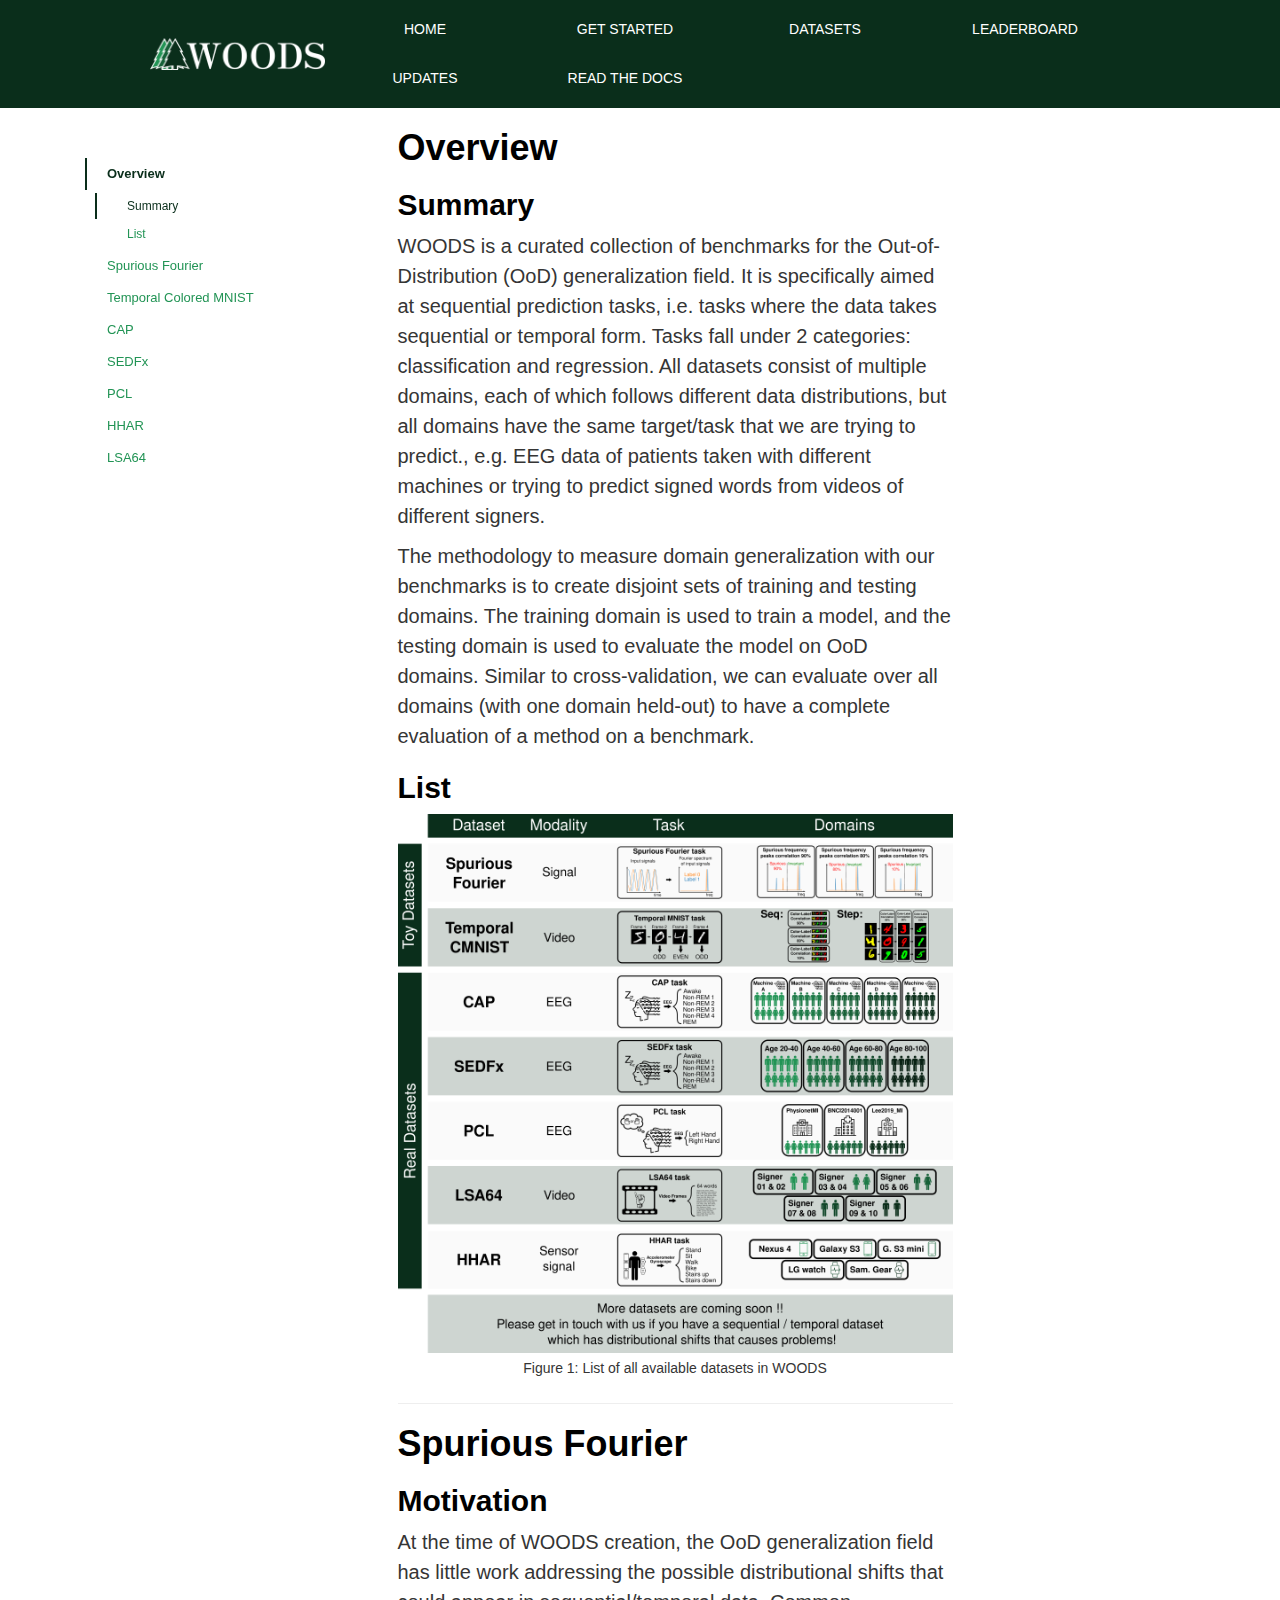
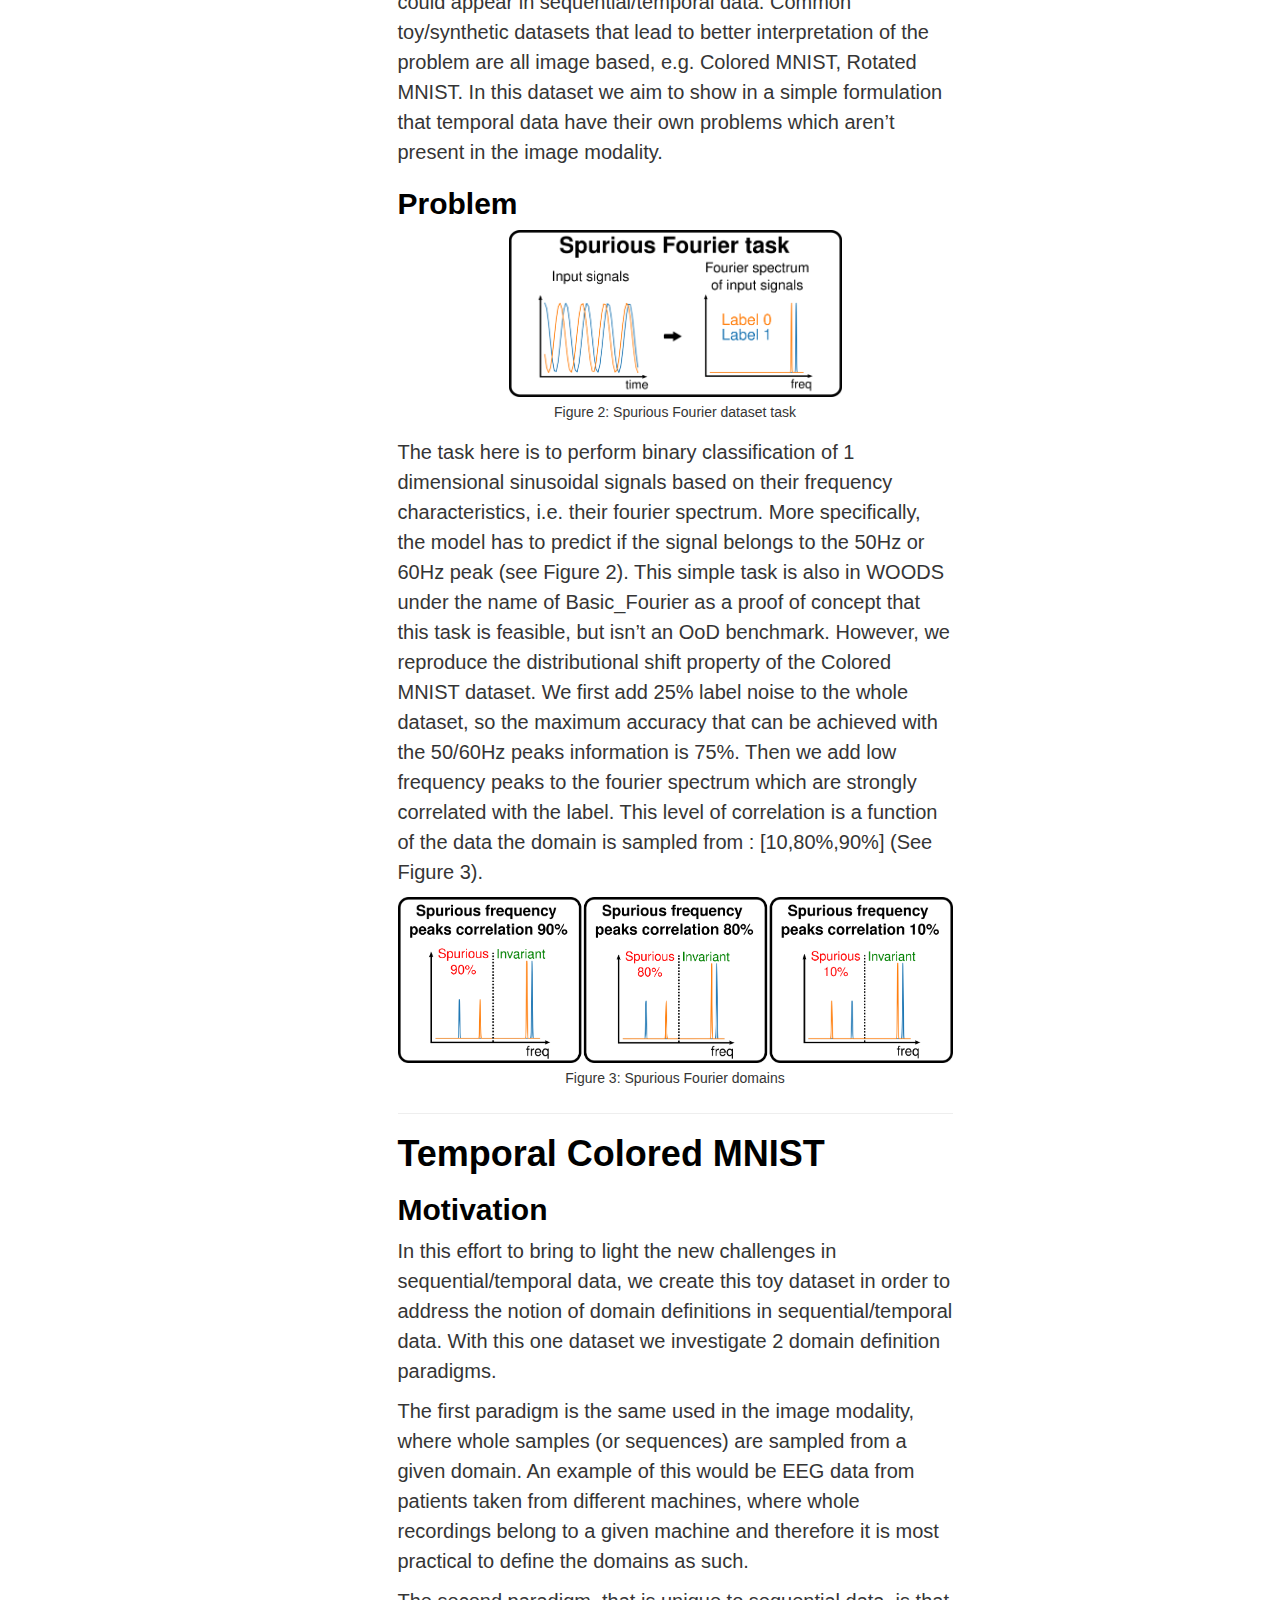
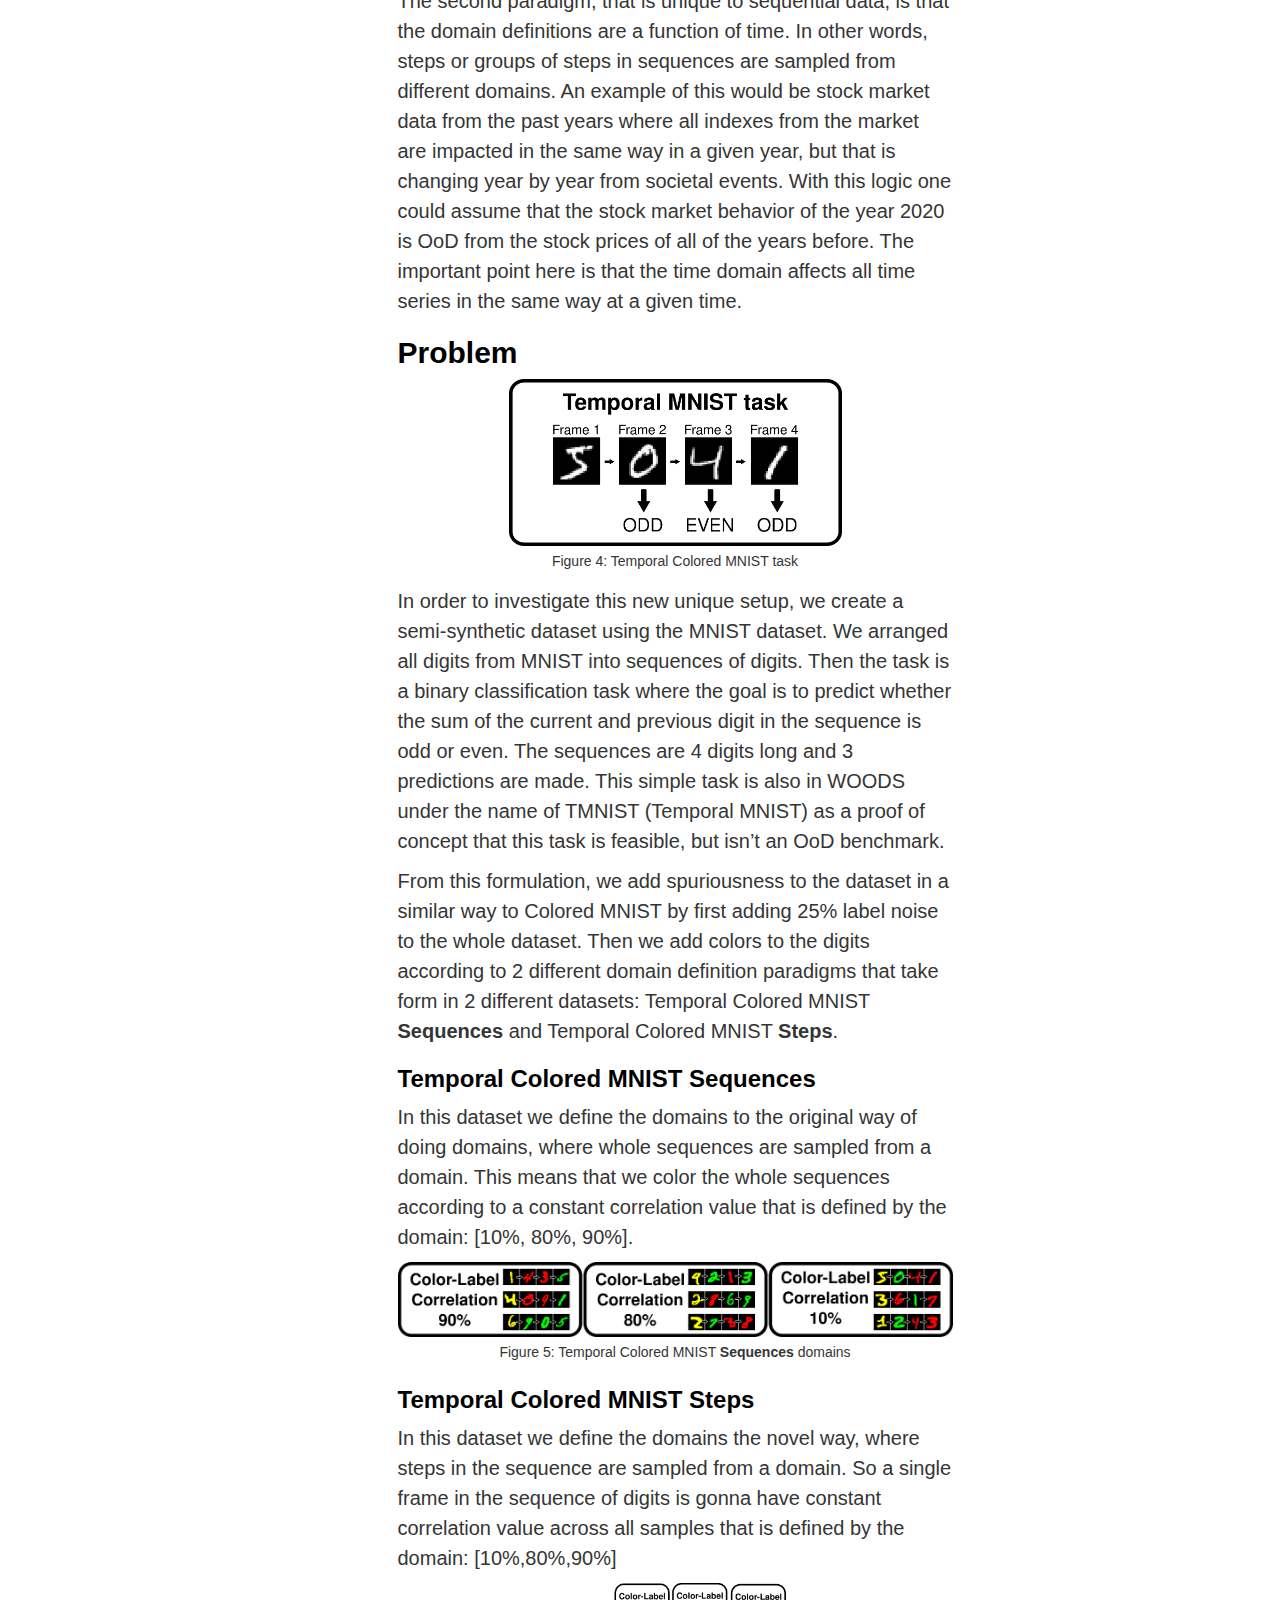
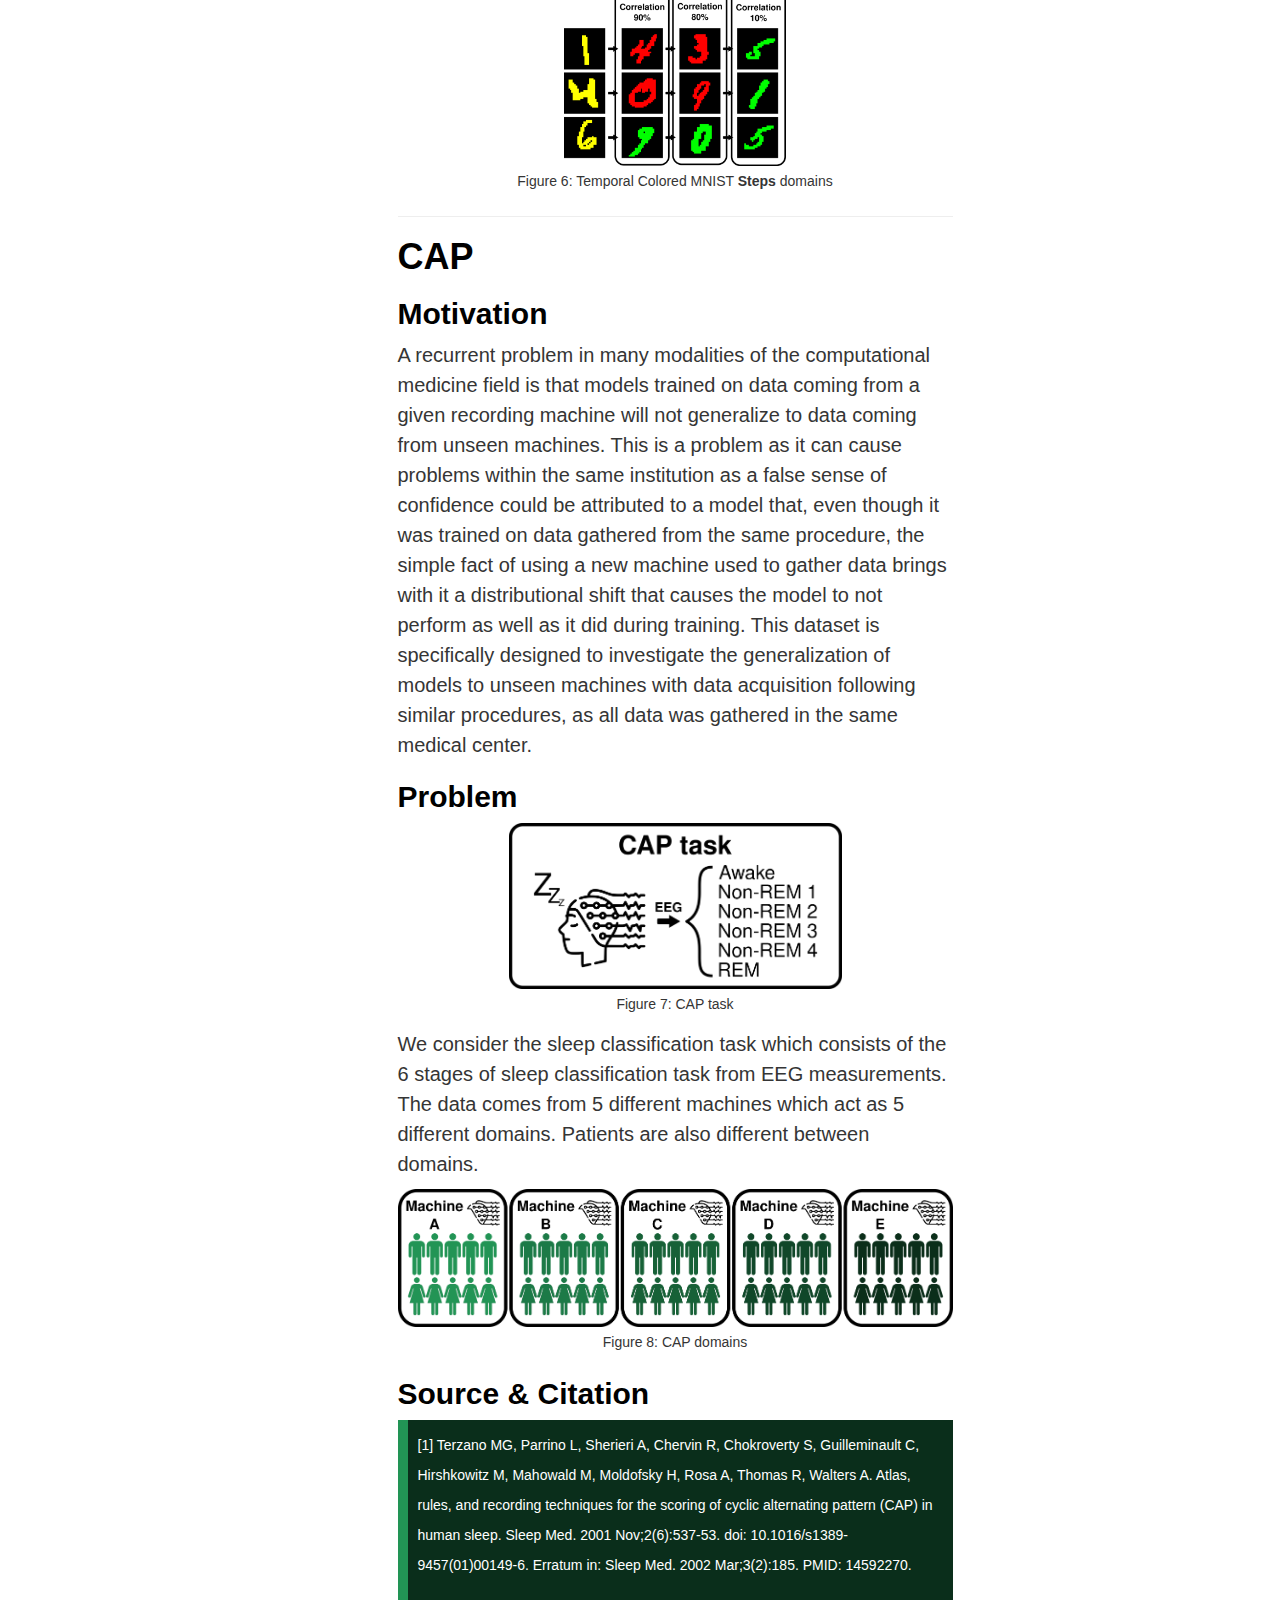
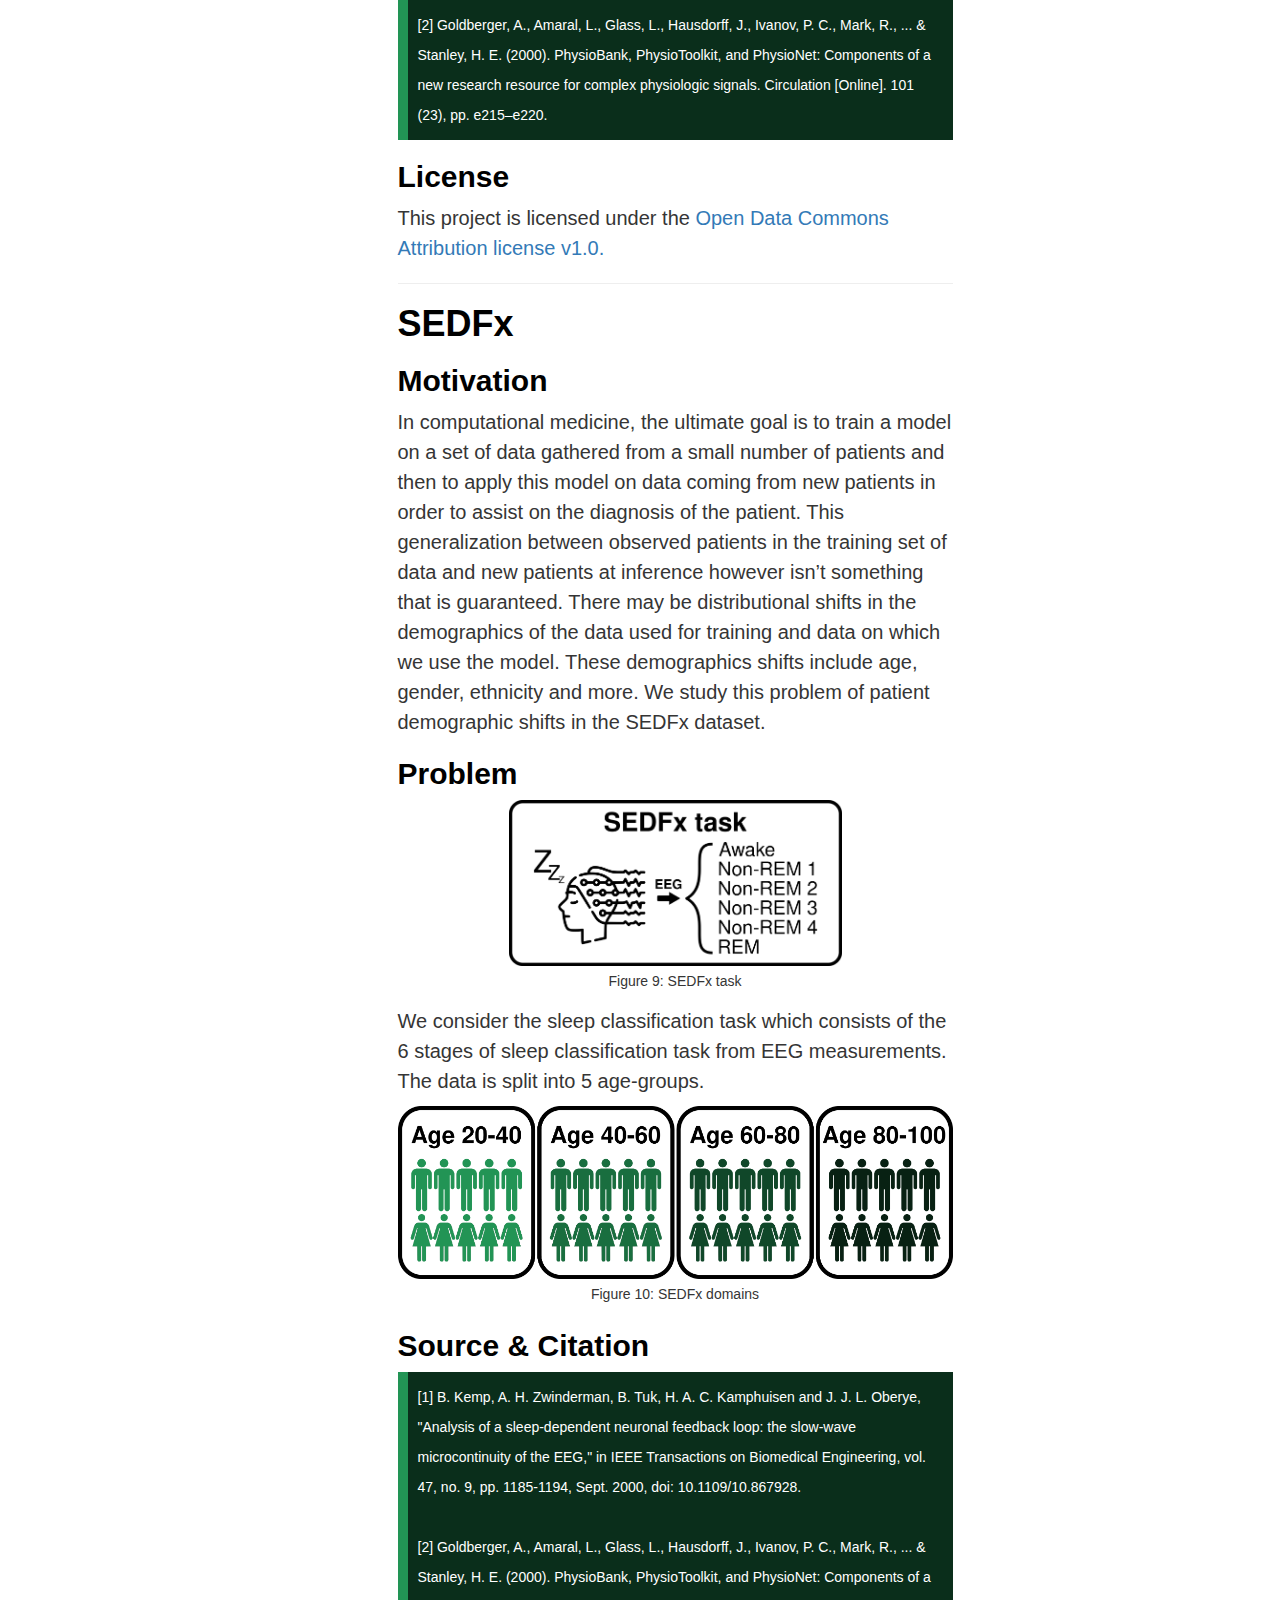
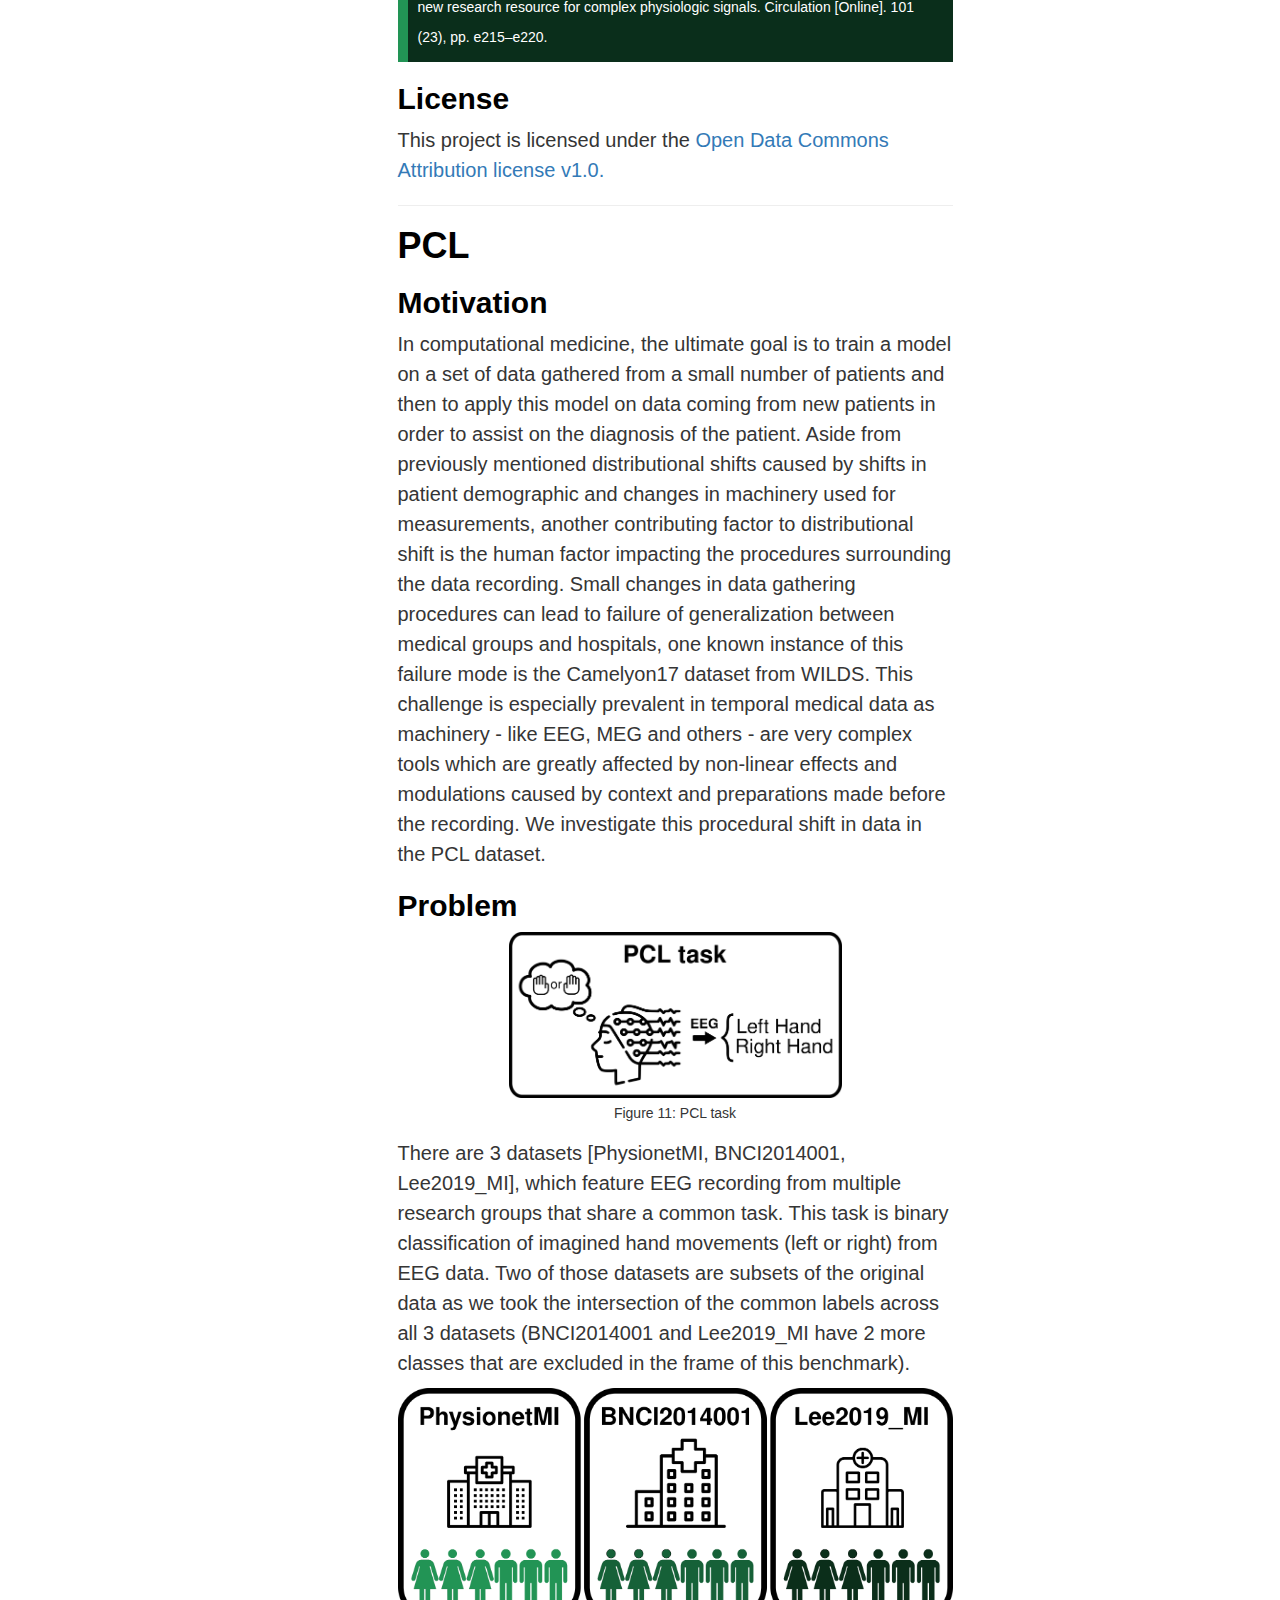
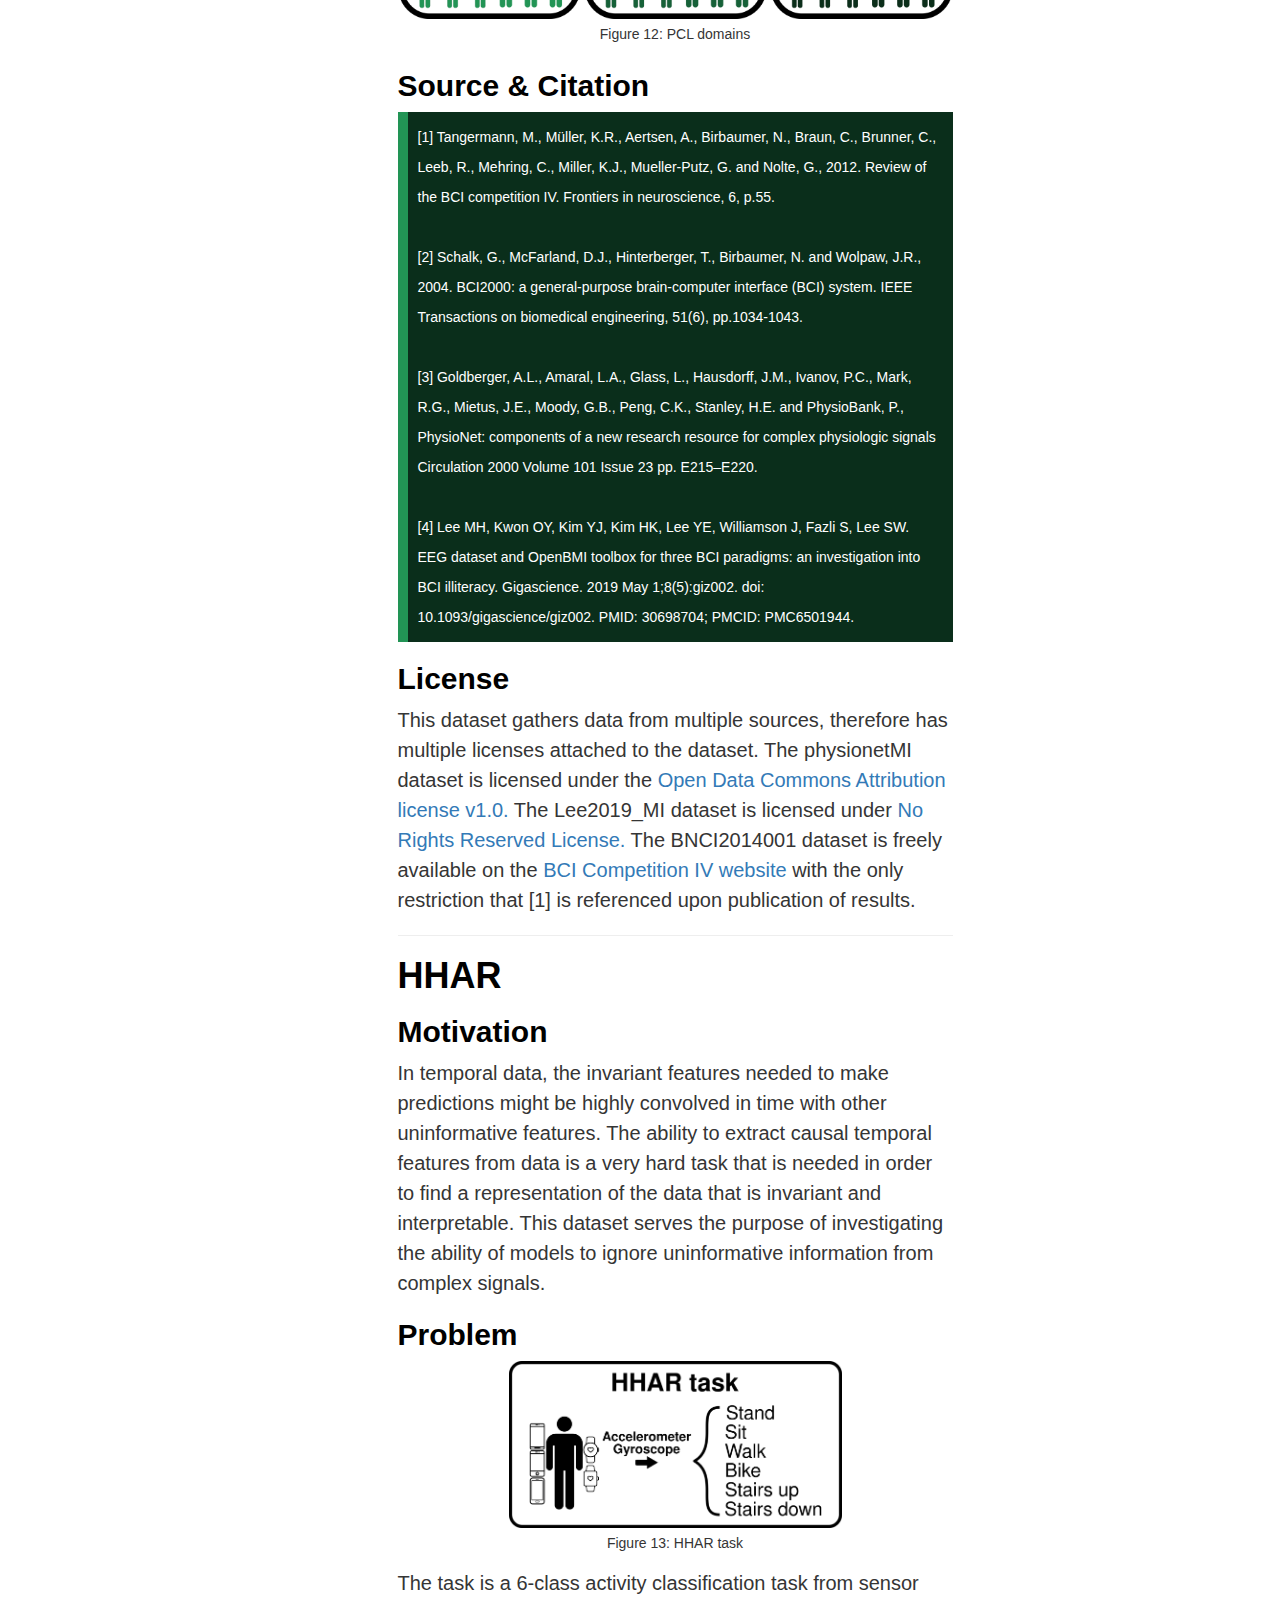
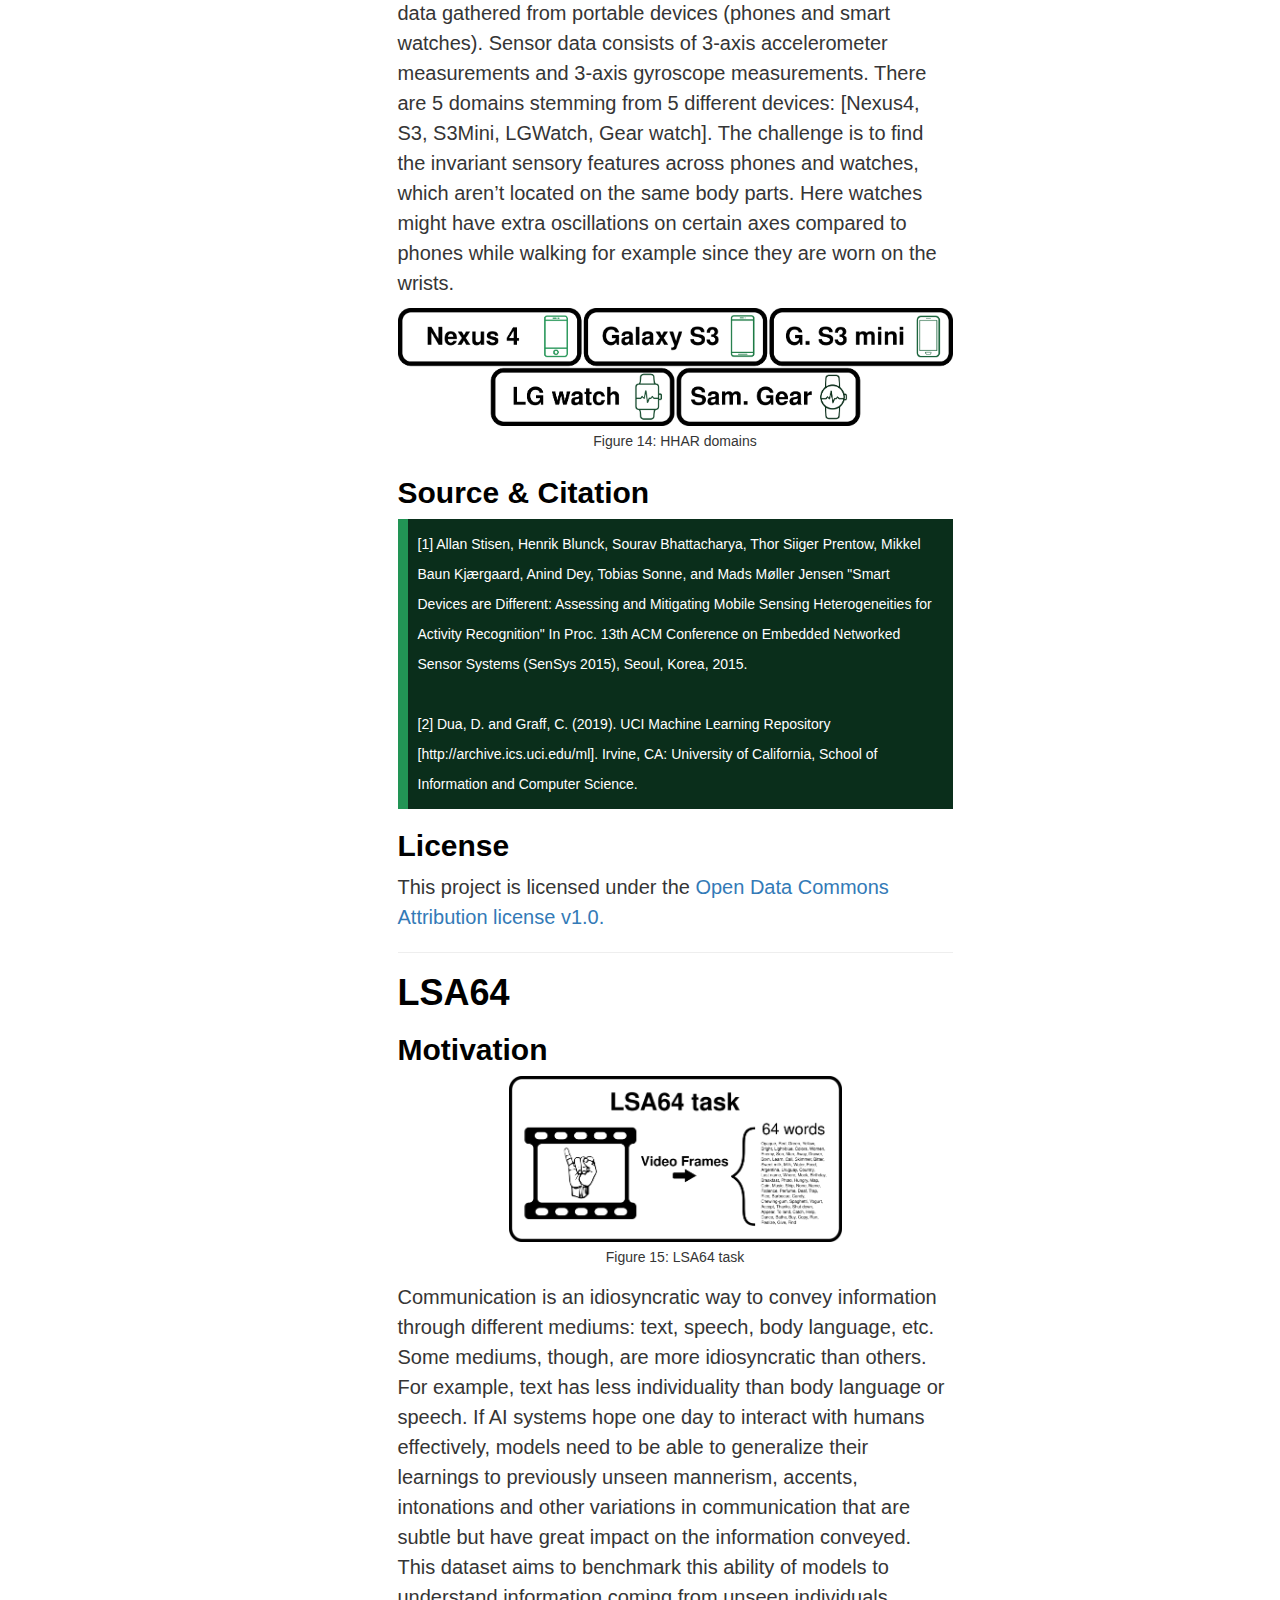
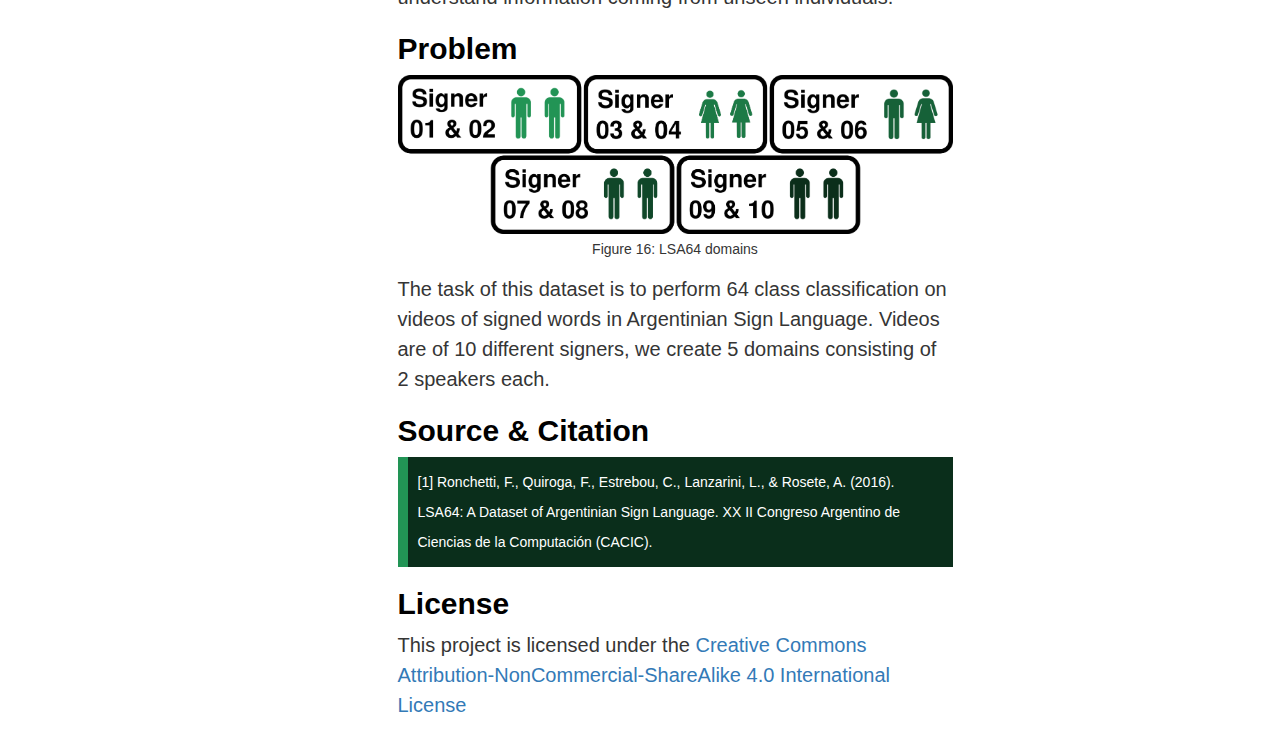
<file: datasets.html>
<!doctype html>
<html lang="en">
    <head>
        <!-- Required meta tags -->
        <meta charset="utf-8">
        <meta name="viewport" content="width=device-width, initial-scale=1, shrink-to-fit=no">

        <link rel="icon" href="/assets/logo.png" type="image/png">
        <title>WOODS</title>
        <!-- Bootstrap CSS -->
        <link rel="stylesheet" href="css/bootstrap.css">
        <link rel="stylesheet" href="https://maxcdn.bootstrapcdn.com/bootstrap/3.4.1/css/bootstrap.min.css">
        <script src="https://ajax.googleapis.com/ajax/libs/jquery/3.5.1/jquery.min.js"></script>
        <script src="https://maxcdn.bootstrapcdn.com/bootstrap/3.4.1/js/bootstrap.min.js"></script>
        <!-- main css -->
        <link rel="stylesheet" href="css/style.css">
        <script src="https://ajax.googleapis.com/ajax/libs/jquery/2.1.3/jquery.min.js"></script>

    </head>
    <body data-spy="scroll" data-target="#sidebar" data-offset="200">

        <!--================Header Menu Area =================-->
        <div class="header">
            <a class="logo" href="index.html"><img src="/assets/banner_white.png" width="175px" alt=""></a>
            <div class="header-right">
                <a class="nav-link" href="index.html">Home</a></li>
                <a class="nav-link" href="RTD/index.html">Get Started</a>
                <a class="nav-link" href="datasets.html">Datasets</a>
                <a class="nav-link" href="leaderboard.html">Leaderboard</a>
                <a class="nav-link" href="updates.html">Updates</a>
                <a class="nav-link" href="RTD/index.html">Read the Docs</a>

            </div>
        </div>
        <!--================Work Area =================-->
        <!-- Top Navbar -->
        <div class="row MainContent">
            <!--Side Nav Bar -->
            <nav class="col-xs-3 bs-docs-sidebar">
                <ul id="sidebar" class="nav flex-column fixed">
                    <li>
                        <a class="nav-link" href="#overview">Overview</a>
                        <ul class="nav flex-column">
                            <li><a class="nav-link ml-3 my-1" href="#overview-summary">Summary</a></li>
                            <li><a class="nav-link ml-3 my-1" href="#overview-list">List</a></li>
                        </ul>
                    </li>
                    <li>
                        <a class="nav-link" href="#spuriousfourier">Spurious Fourier</a>
                        <ul class="nav flex-column">
                            <li><a class="nav-link ml-3 my-1" href="#SF-motivation">Motivation</a></li>
                            <li><a class="nav-link ml-3 my-1" href="#SF-problem">Problem</a></li>
                        </ul>
                    </li>
                    <li>
                        <a class="nav-link" href="#tcmnist">Temporal Colored MNIST</a>
                        <ul class="nav flex-column">
                            <li><a class="nav-link ml-3 my-1" href="#tcmnist-motivation">Motivation</a></li>
                            <li><a class="nav-link ml-3 my-1" href="#tcmnist-problem">Problem</a></li>
                            <li><a class="nav-link ml-3 my-1" href="#tcmnist-seq">TCMNIST_seq</a></li>
                            <li><a class="nav-link ml-3 my-1" href="#tcmnist-step">TCMNIST_step</a></li>
                        </ul>
                    </li>
                    <li>
                        <a class="nav-link" href="#CAP">CAP</a>
                        <ul class="nav flex-column">
                            <li><a class="nav-link ml-3 my-1" href="#CAP-motivation">Motivation</a></li>
                            <li><a class="nav-link ml-3 my-1" href="#CAP-problem">Problem</a></li>
                            <li><a class="nav-link ml-3 my-1" href="#CAP-source-citation">Source & Citation</a></li>
                            <li><a class="nav-link ml-3 my-1" href="#CAP-license">License</a></li>
                        </ul>
                    </li>
                    <li>
                        <a class="nav-link" href="#SEDFx">SEDFx</a>
                        <ul class="nav flex-column">
                            <li><a class="nav-link ml-3 my-1" href="#SEDFx-motivation">Motivation</a></li>
                            <li><a class="nav-link ml-3 my-1" href="#SEDFx-problem">Problem</a></li>
                            <li><a class="nav-link ml-3 my-1" href="#SEDFx-source-citation">Source & Citation</a></li>
                            <li><a class="nav-link ml-3 my-1" href="#SEDFx-license">License</a></li>
                        </ul>
                    </li>
                    <li>
                        <a class="nav-link" href="#PCL">PCL</a>
                        <ul class="nav flex-column">
                            <li><a class="nav-link ml-3 my-1" href="#PCL-motivation">Motivation</a></li>
                            <li><a class="nav-link ml-3 my-1" href="#PCL-problem">Problem</a></li>
                            <li><a class="nav-link ml-3 my-1" href="#PCL-source-citation">Source & Citation</a></li>
                            <li><a class="nav-link ml-3 my-1" href="#PCL-license">License</a></li>
                        </ul>
                    </li>
                    <li>
                        <a class="nav-link" href="#HHAR">HHAR</a>
                        <ul class="nav flex-column">
                            <li><a class="nav-link ml-3 my-1" href="#HHAR-motivation">Motivation</a></li>
                            <li><a class="nav-link ml-3 my-1" href="#HHAR-problem">Problem</a></li>
                            <li><a class="nav-link ml-3 my-1" href="#HHAR-source-citation">Source & Citation</a></li>
                            <li><a class="nav-link ml-3 my-1" href="#HHAR-license">License</a></li>
                        </ul>
                    </li>
                    <li>
                        <a class="nav-link" href="#LSA64">LSA64</a>
                        <ul class="nav flex-column">
                            <li><a class="nav-link ml-3 my-1" href="#LSA64-motivation">Motivation</a></li>
                            <li><a class="nav-link ml-3 my-1" href="#LSA64-problem">Problem</a></li>
                            <li><a class="nav-link ml-3 my-1" href="#LSA64-source-citation">Source & Citation</a></li>
                            <li><a class="nav-link ml-3 my-1" href="#LSA64-license">License</a></li>
                        </ul>
                    </li>
                </ul>
            </nav>
            <div class="col-md-6">
                <div class="content"  style="padding-top: -1000px; padding-left: 5em ">
                    <h1 class="list-item" id="overview">Overview</h1>
                    <h2 class="list-item" id="overview-summary">Summary</h2>
                    <p>
                        WOODS is a curated collection of benchmarks for the Out-of-Distribution (OoD) generalization field. It is specifically aimed at sequential prediction tasks, i.e. tasks where the data takes sequential or temporal form. Tasks fall under 2 categories: classification and regression. All datasets consist of multiple domains, each of which follows different data distributions, but all domains have the same target/task that we are trying to predict., e.g. EEG data of patients taken with different machines or trying to predict signed words from videos of different signers.
                    </p>
                    <p>
                        The methodology to measure domain generalization with our benchmarks is to create disjoint sets of training and testing domains. The training domain is used to train a model, and the testing domain is used to evaluate the model on OoD domains. Similar to cross-validation, we can evaluate over all domains (with one domain held-out) to have a complete evaluation of a method on a benchmark.
                    </p>
                    <h2 class="list-item" id="overview-list">List</h2>
                    <div class="img-with-text"> 
                        <img src="assets/all_dataset.png" alt="woods-datasets" style="width: 100%">
                        <p>Figure 1: List of all available datasets in WOODS</p>
                    </div>
                    <hr />
                    <h1 class="list-item" id="spuriousfourier">Spurious Fourier</h1>
                    <h2 class="list-item" id="SF-motivation">Motivation</h2>
                    <p>
                        At the time of WOODS creation, the OoD generalization field has little work addressing the possible distributional shifts that could appear in sequential/temporal data. Common toy/synthetic datasets that lead to better interpretation of the problem are all image based, e.g. Colored MNIST, Rotated MNIST. In this dataset we aim to show in a simple formulation that temporal data have their own problems which aren’t present in the image modality.
                    </p>
                    <h2 class="list-item" id="SF-problem">Problem</h2>
                    <div class="img-with-text">
                        <img src="assets/SF_task.png" alt="spuriousfourier-problem" class="task" >
                        <p>Figure 2: Spurious Fourier dataset task</p>
                    </div>
                    <p>                        
                        The task here is to perform binary classification of 1 dimensional sinusoidal signals based on their frequency characteristics, i.e. their fourier spectrum. More specifically, the model has to predict if the signal belongs to the 50Hz or 60Hz peak (see Figure 2). This simple task is also in WOODS under the name of Basic_Fourier as a proof of concept that this task is feasible, but isn’t an OoD benchmark. However, we reproduce the distributional shift property of the Colored MNIST dataset. We first add 25% label noise to the whole dataset, so the maximum accuracy that can be achieved with the 50/60Hz peaks information is 75%. Then we add low frequency peaks to the fourier spectrum which are strongly correlated with the label. This level of correlation is a function of the data the domain is sampled from : [10,80%,90%] (See Figure 3).
                    </p>
                    <div class="img-with-text">
                        <img src="assets/SF_dom.png" alt="spuriousfourier-dom" class="domain">
                        <p>Figure 3: Spurious Fourier domains</p>
                    </div>
                    <hr />
                    <h1 class="list-item" id="tcmnist">Temporal Colored MNIST</h1>
                    <h2 class="list-item" id="tcmnist-motivation">Motivation</h2>
                    <p>
                        In this effort to bring to light the new challenges in sequential/temporal data, we create this toy dataset in order to address the notion of domain definitions in sequential/temporal data. With this one dataset we investigate 2 domain definition paradigms.
                    </p>
                    <p>
                        The first paradigm is the same used in the image modality, where whole samples (or sequences) are sampled from a given domain. An example of this would be EEG data from patients taken from different machines, where whole recordings belong to a given machine and therefore it is most practical to define the domains as such.
                    </p>
                    <p>
                        The second paradigm, that is unique to sequential data, is that the domain definitions are a function of time. In other words, steps or groups of steps in sequences are sampled from different domains. An example of this would be stock market data from the past years where all indexes from the market are impacted in the same way in a given year, but that is changing year by year from societal events. With this logic one could assume that the stock market behavior of the year 2020 is OoD from the stock prices of all of the years before. The important point here is that the time domain affects all time series in the same way at a given time. 
                    </p>
                    <h2 class="list-item" id="tcmnist-problem">Problem</h2>
                    <div class="img-with-text">
                        <img src="assets/TCMNIST_task.png" alt="tcmnist-problem" class="task">
                        <p>Figure 4: Temporal Colored MNIST task</p>
                    </div>
                    <p>
                        In order to investigate this new unique setup, we create a semi-synthetic dataset using the MNIST dataset. We arranged all digits from MNIST into sequences of digits. Then the task is a binary classification task where the goal is to predict whether the sum of the current and previous digit in the sequence is odd or even. The sequences are 4 digits long and 3 predictions are made. This simple task is also in WOODS under the name of TMNIST (Temporal MNIST) as a proof of concept that this task is feasible, but isn’t an OoD benchmark.
                    </p>
                    <p>
                        From this formulation, we add spuriousness to the dataset in a similar way to Colored MNIST by first adding 25% label noise to the whole dataset. Then we add colors to the digits according to 2 different domain definition paradigms that take form in 2 different datasets: Temporal Colored MNIST <b>Sequences</b> and Temporal Colored MNIST <b>Steps</b>.
                    </p>
                    <h3 class="list-item" id="tcmnist-seq">Temporal Colored MNIST Sequences</h3>
                    <p>
                        In this dataset we define the domains to the original way of doing domains, where whole sequences are sampled from a domain. This means that we color the whole sequences according to a constant correlation value that is defined by the domain: [10%, 80%, 90%].
                    </p>
                    <div class="img-with-text">
                        <img src="assets/TCMNIST_seq.png" alt="tcmnist-seq" class="domain">
                        <p>Figure 5: Temporal Colored MNIST <b>Sequences</b> domains</p>
                    </div>
                    <h3 class="list-item" id="tcmnist-step">Temporal Colored MNIST Steps</h3>
                    <p>
                        In this dataset we define the domains the novel way, where steps in the sequence are sampled from a domain. So a single frame in the sequence of digits is gonna have constant correlation value across all samples that is defined by the domain: [10%,80%,90%]
                    </p>
                    <div class="img-with-text">
                        <img src="assets/TCMNIST_step.png" alt="tcmnist-step" class="domain" style="width: 40%;">
                        <p>Figure 6: Temporal Colored MNIST <b>Steps</b> domains</p>
                    </div>
                    <hr />
                    <h1 class="list-item" id="CAP">CAP</h1>
                    <h2 class="list-item" id="CAP-motivation">Motivation</h2>
                    <p>
                        A recurrent problem in many modalities of the computational medicine field is that models trained on data coming from a given recording machine will not generalize to data coming from unseen machines. This is a problem as it can cause problems within the same institution as a false sense of confidence could be attributed to a model that, even though it was trained on data gathered from the same procedure, the simple fact of using a new machine used to gather data brings with it a distributional shift that causes the model to not perform as well as it did during training. This dataset is specifically designed to investigate the generalization of models to unseen machines with data acquisition following similar procedures, as all data was gathered in the same medical center.
                    </p>
                    <h2 class="list-item" id="CAP-problem">Problem</h2>
                    <div class="img-with-text">
                        <img src="assets/CAP_task.png" alt="CAP-problem" class="task">
                        <p>Figure 7: CAP task</p>
                    </div>
                    <p>
                        We consider the sleep classification task which consists of the 6 stages of sleep classification task from EEG measurements. The data comes from 5 different machines which act as 5 different domains. Patients are also different between domains.
                    </p>
                    <div class="img-with-text">
                        <img src="assets/CAP_dom.png" alt="CAP-dom" class="domain">
                        <p>Figure 8: CAP domains</p>
                    </div>
                    <h2 class="list-item" id="CAP-source-citation">Source & Citation</h2>
                        <p class="Citation-box">
                            [1] Terzano MG, Parrino L, Sherieri A, Chervin R, Chokroverty S, Guilleminault C, Hirshkowitz M, Mahowald M, Moldofsky H, Rosa A, Thomas R, Walters A. Atlas, rules, and recording techniques for the scoring of cyclic alternating pattern (CAP) in human sleep. Sleep Med. 2001 Nov;2(6):537-53. doi: 10.1016/s1389-9457(01)00149-6. Erratum in: Sleep Med. 2002 Mar;3(2):185. PMID: 14592270.
                            <br />
                            <br />

                            [2] Goldberger, A., Amaral, L., Glass, L., Hausdorff, J., Ivanov, P. C., Mark, R., ... & Stanley, H. E. (2000). PhysioBank, PhysioToolkit, and PhysioNet: Components of a new research resource for complex physiologic signals. Circulation [Online]. 101 (23), pp. e215–e220.
                        </p>
                    <h2 class="list-item" id="CAP-license">License</h2>
                        <p>
                            This project is licensed under the <a href="https://opendatacommons.org/licenses/by/summary/index.html"> Open Data Commons Attribution license v1.0. </a>
                        </p>
                    <hr />
                    <h1 class="list-item" id="SEDFx">SEDFx</h1>
                    <h2 class="list-item" id="SEDFx-motivation">Motivation</h2>
                    <p>
                        In computational medicine, the ultimate goal is to train a model on a set of data gathered from a small number of patients and then to apply this model on data coming from new patients in order to assist on the diagnosis of the patient. This generalization between observed patients in the training set of data and new patients at inference however isn’t something that is guaranteed. There may be distributional shifts in the demographics of the data used for training and data on which we use the model. These demographics shifts include age, gender, ethnicity and more. We study this problem of patient demographic shifts in the SEDFx dataset.
                    </p>
                    <h2 class="list-item" id="SEDFx-problem">Problem</h2>
                    <div class="img-with-text">
                        <img src="assets/sedfx_task.png" alt="SEDFx-problem" class="task">
                        <p>Figure 9: SEDFx task</p>
                    </div>
                    <p>
                        We consider the sleep classification task which consists of the 6 stages of sleep classification task from EEG measurements. The data is split into 5 age-groups.
                    </p>
                    <div class="img-with-text">
                        <img src="assets/sedfx_dom.png" alt="SEDFx-dom" class="domain">
                        <p>Figure 10: SEDFx domains</p>
                    </div>
                    <h2 class="list-item" id="SEDFx-source-citation">Source & Citation</h2>
                    <p class="Citation-box">
                        [1] B. Kemp, A. H. Zwinderman, B. Tuk, H. A. C. Kamphuisen and J. J. L. Oberye, "Analysis of a sleep-dependent neuronal feedback loop: the slow-wave microcontinuity of the EEG," in IEEE Transactions on Biomedical Engineering, vol. 47, no. 9, pp. 1185-1194, Sept. 2000, doi: 10.1109/10.867928.
                        <br />
                        <br />

                        [2] Goldberger, A., Amaral, L., Glass, L., Hausdorff, J., Ivanov, P. C., Mark, R., ... & Stanley, H. E. (2000). PhysioBank, PhysioToolkit, and PhysioNet: Components of a new research resource for complex physiologic signals. Circulation [Online]. 101 (23), pp. e215–e220.
                    </p>
                    <h2 class="list-item" id="SEDFx-license">License</h2>
                    <p>
                        This project is licensed under the <a href="https://opendatacommons.org/licenses/by/summary/index.html"> Open Data Commons Attribution license v1.0. </a>
                    </p>
                    <hr />
                    <h1 class="list-item" id="PCL">PCL</h1>
                    <h2 class="list-item" id="PCL-motivation">Motivation</h2>
                    <p>
                        In computational medicine, the ultimate goal is to train a model on a set of data gathered from a small number of patients and then to apply this model on data coming from new patients in order to assist on the diagnosis of the patient. Aside from previously mentioned distributional shifts caused by shifts in patient demographic and changes in machinery used for measurements, another contributing factor to distributional shift is the human factor impacting the procedures surrounding the data recording. Small changes in data gathering procedures can lead to failure of generalization between medical groups and hospitals, one known instance of this failure mode is the Camelyon17 dataset from WILDS. This challenge is especially prevalent in temporal medical data as machinery - like EEG, MEG and others - are very complex tools which are greatly affected by non-linear effects and modulations caused by context and preparations made before the recording. We investigate this procedural shift in data in the PCL dataset.
                    </p>
                    <h2 class="list-item" id="PCL-problem">Problem</h2>
                    <div class="img-with-text">
                        <img src="assets/PCL_task.png" alt="PCL-problem" class="task">
                        <p>Figure 11: PCL task</p>
                    </div>
                    <p>
                        There are 3 datasets [PhysionetMI, BNCI2014001, Lee2019_MI], which feature EEG recording from multiple research groups that share a common task. This task is binary classification of imagined hand movements (left or right) from EEG data. Two of those datasets are subsets of the original data as we took the intersection of the common labels across all 3 datasets (BNCI2014001 and Lee2019_MI have 2 more classes that are excluded in the frame of this benchmark).
                    </p>
                    <div class="img-with-text">
                        <img src="assets/PCL_dom.png" alt="PCL-dom" class="domain">
                        <p>Figure 12: PCL domains</p>
                    </div>
                    <h2 class="list-item" id="PCL-source-citation">Source & Citation</h2>
                    <p class="Citation-box">
                        [1] Tangermann, M., Müller, K.R., Aertsen, A., Birbaumer, N., Braun, C., Brunner, C., Leeb, R., Mehring, C., Miller, K.J., Mueller-Putz, G. and Nolte, G., 2012. Review of the BCI competition IV. Frontiers in neuroscience, 6, p.55.
                        <br />
                        <br />
                        [2] Schalk, G., McFarland, D.J., Hinterberger, T., Birbaumer, N. and Wolpaw, J.R., 2004. BCI2000: a general-purpose brain-computer interface (BCI) system. IEEE Transactions on biomedical engineering, 51(6), pp.1034-1043.
                        <br />
                        <br />
                        [3] Goldberger, A.L., Amaral, L.A., Glass, L., Hausdorff, J.M., Ivanov, P.C., Mark, R.G., Mietus, J.E., Moody, G.B., Peng, C.K., Stanley, H.E. and PhysioBank, P., PhysioNet: components of a new research resource for complex physiologic signals Circulation 2000 Volume 101 Issue 23 pp. E215–E220.
                        <br />
                        <br />
                        [4] Lee MH, Kwon OY, Kim YJ, Kim HK, Lee YE, Williamson J, Fazli S, Lee SW. EEG dataset and OpenBMI toolbox for three BCI paradigms: an investigation into BCI illiteracy. Gigascience. 2019 May 1;8(5):giz002. doi: 10.1093/gigascience/giz002. PMID: 30698704; PMCID: PMC6501944.
                    </p>
                    <h2 class="list-item" id="PCL-license">License</h2>
                    <p>
                        This dataset gathers data from multiple sources, therefore has multiple licenses attached to the dataset. The physionetMI dataset is licensed under the <a href="https://opendatacommons.org/licenses/by/summary/index.html"> Open Data Commons Attribution license v1.0.</a> The Lee2019_MI dataset is licensed under <a href="https://creativecommons.org/share-your-work/public-domain/cc0"> No Rights Reserved License.</a> The BNCI2014001 dataset is freely available on the <a href="http://www.bbci.de/competition/iv/"> BCI Competition IV website</a> with the only restriction that [1] is referenced upon publication of results.
                    </p>
                    <hr />
                    <h1 class="list-item" id="HHAR">HHAR</h1>
                    <h2 class="list-item" id="HHAR-motivation">Motivation</h2>
                    <p>
                        In temporal data, the invariant features needed to make predictions might be highly convolved in time with other uninformative features. The ability to extract causal temporal features from data is a very hard task that is needed in order to find a representation of the data that is invariant and interpretable. This dataset serves the purpose of investigating the ability of models to ignore uninformative information from complex signals.
                    </p>
                    <h2 class="list-item" id="HHAR-problem">Problem</h2>
                    <div class="img-with-text">
                        <img src="assets/HHAR_task.png" alt="HHAR-problem" class="task">
                        <p>Figure 13: HHAR task</p>
                    </div>
                    <p>
                        The task is a 6-class activity classification task from sensor data gathered from portable devices (phones and smart watches). Sensor data consists of 3-axis accelerometer measurements and 3-axis gyroscope measurements. There are 5 domains stemming from 5 different devices: [Nexus4, S3, S3Mini, LGWatch, Gear watch]. The challenge is to find the invariant sensory features across phones and watches, which aren’t located on the same body parts. Here watches might have extra oscillations on certain axes compared to phones while walking for example since they are worn on the wrists.
                    </p>
                    <div class="img-with-text">
                        <img src="assets/HHAR_dom.png" alt="HHAR-dom" class="domain">
                        <p>Figure 14: HHAR domains</p>
                    </div>
                    <h2 class="list-item" id="HHAR-source-citation">Source & Citation</h2>
                    <p class="Citation-box">
                        [1] Allan Stisen, Henrik Blunck, Sourav Bhattacharya, Thor Siiger Prentow, Mikkel Baun Kjærgaard, Anind Dey, Tobias Sonne, and Mads Møller Jensen "Smart Devices are Different: Assessing and Mitigating Mobile Sensing Heterogeneities for Activity Recognition" In Proc. 13th ACM Conference on Embedded Networked Sensor Systems (SenSys 2015), Seoul, Korea, 2015.
                        <br />
                        <br />

                        [2] Dua, D. and Graff, C. (2019). UCI Machine Learning Repository [http://archive.ics.uci.edu/ml]. Irvine, CA: University of California, School of Information and Computer Science.
                    </p>
                    <h2 class="list-item" id="HHAR-license">License</h2>
                    <p>
                        This project is licensed under the <a href="https://opendatacommons.org/licenses/by/summary/index.html"> Open Data Commons Attribution license v1.0. </a>
                    </p>
                    <hr />
                    <h1 class="list-item" id="LSA64">LSA64</h1>
                    <h2 class="list-item" id="LSA64-motivation">Motivation</h2>
                    <div class="img-with-text">
                        <img src="assets/LSA64_task.png" alt="LSA64-tast" class="task">
                        <p>Figure 15: LSA64 task</p>
                    </div>
                    <p>
                        Communication is an idiosyncratic way to convey information through different mediums: text, speech, body language, etc. Some mediums, though, are more idiosyncratic than others. For example, text has less individuality than body language or speech. If AI systems hope one day to interact with humans effectively, models need to be able to generalize their learnings to previously unseen mannerism, accents, intonations and other variations in communication that are subtle but have great impact on the information conveyed. This dataset aims to benchmark this ability of models to understand information coming from unseen individuals.
                    </p>
                    <h2 class="list-item" id="LSA64-problem">Problem</h2>
                    <div class="img-with-text">
                        <img src="assets/LSA64_dom.png" alt="LSA64-dom" class="domain">
                        <p>Figure 16: LSA64 domains</p>
                    </div>
                    <p>
                        The task of this dataset is to perform 64 class classification on videos of signed words in Argentinian Sign Language. Videos are of 10 different signers, we create 5 domains consisting of 2 speakers each.
                    </p>
                    <h2 class="list-item" id="LSA64-source-citation">Source & Citation</h2>
                    <p class="Citation-box">
                        [1] Ronchetti, F., Quiroga, F., Estrebou, C., Lanzarini, L., & Rosete, A. (2016). LSA64: A Dataset of Argentinian Sign Language. XX II Congreso Argentino de Ciencias de la Computación (CACIC).
                    </p>
                    <h2 class="list-item" id="LSA64-license">License</h2>
                    <p>
                        This project is licensed under the <a href="https://creativecommons.org/licenses/by-nc-sa/4.0/legalcode"> Creative Commons Attribution-NonCommercial-ShareAlike 4.0 International License </a>
                    </p>
                </div>
            </div>  
        </div>
    </body>
</html>
</file>
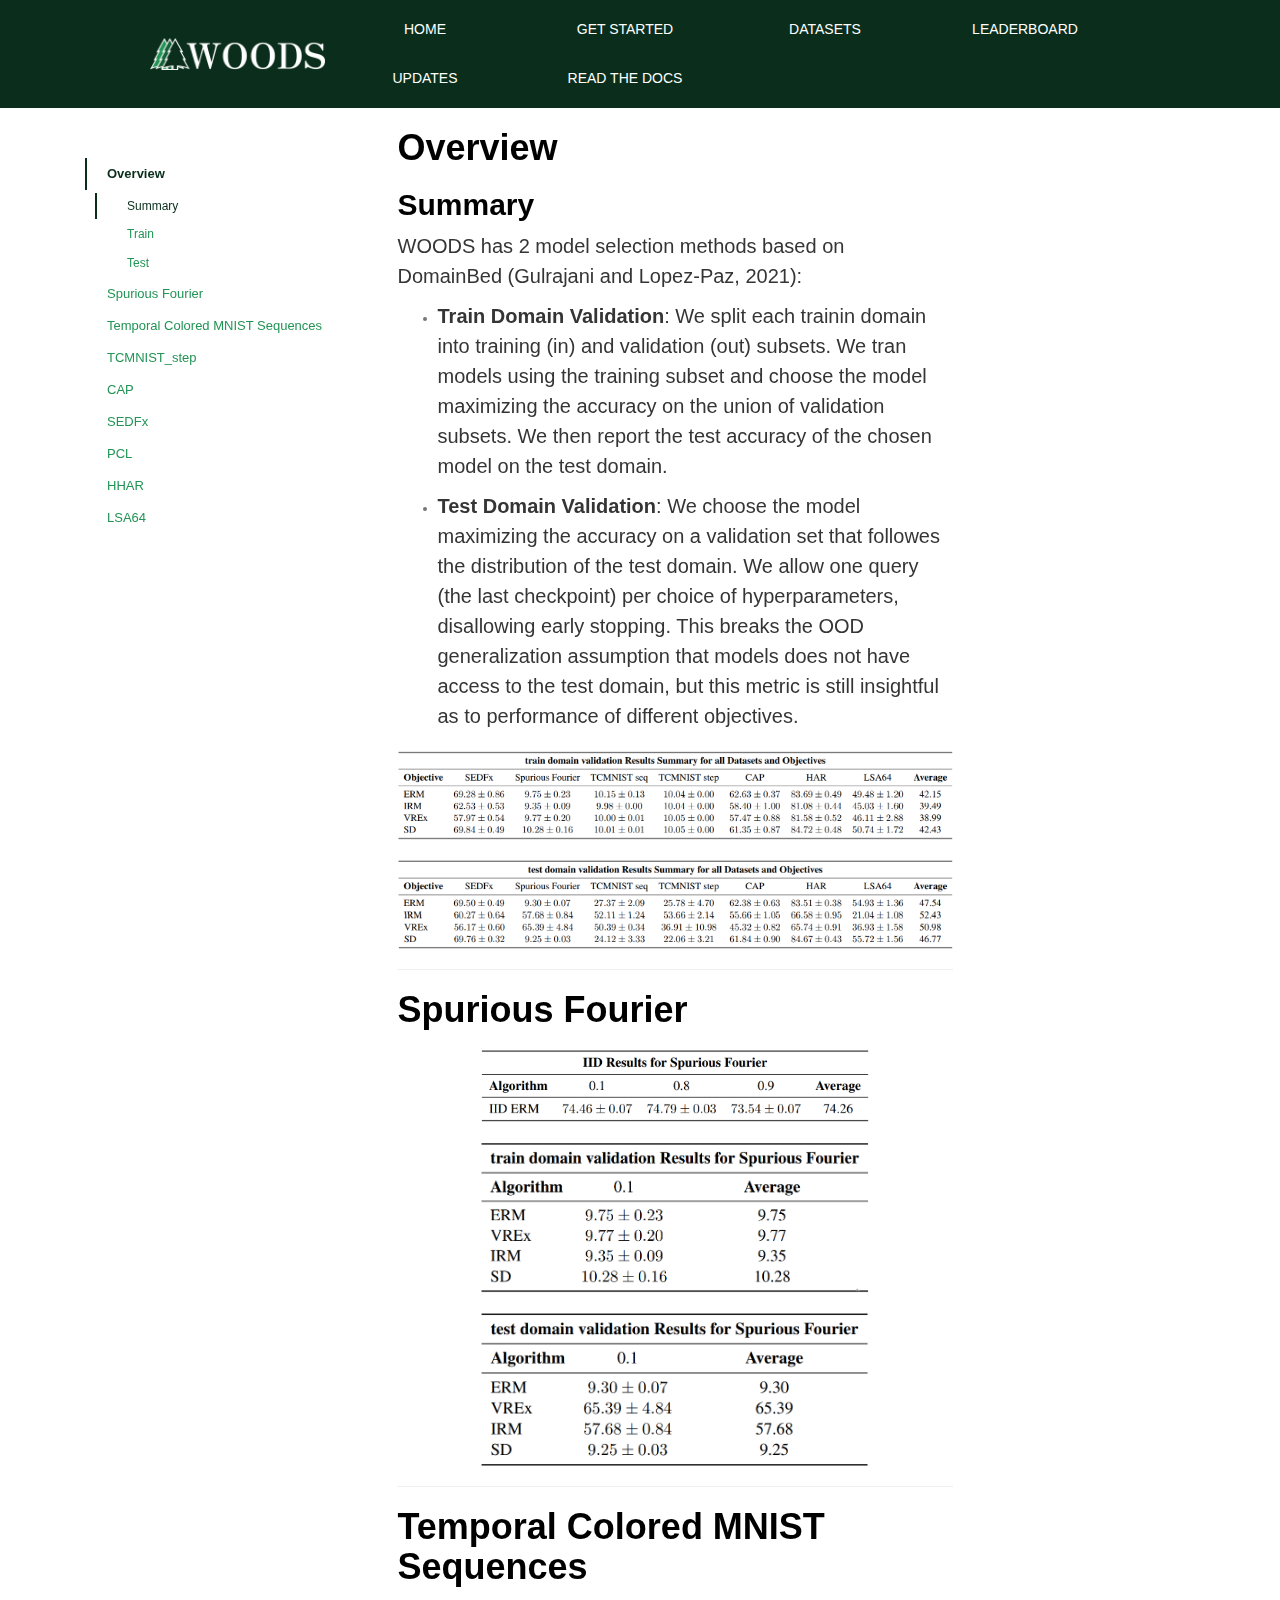
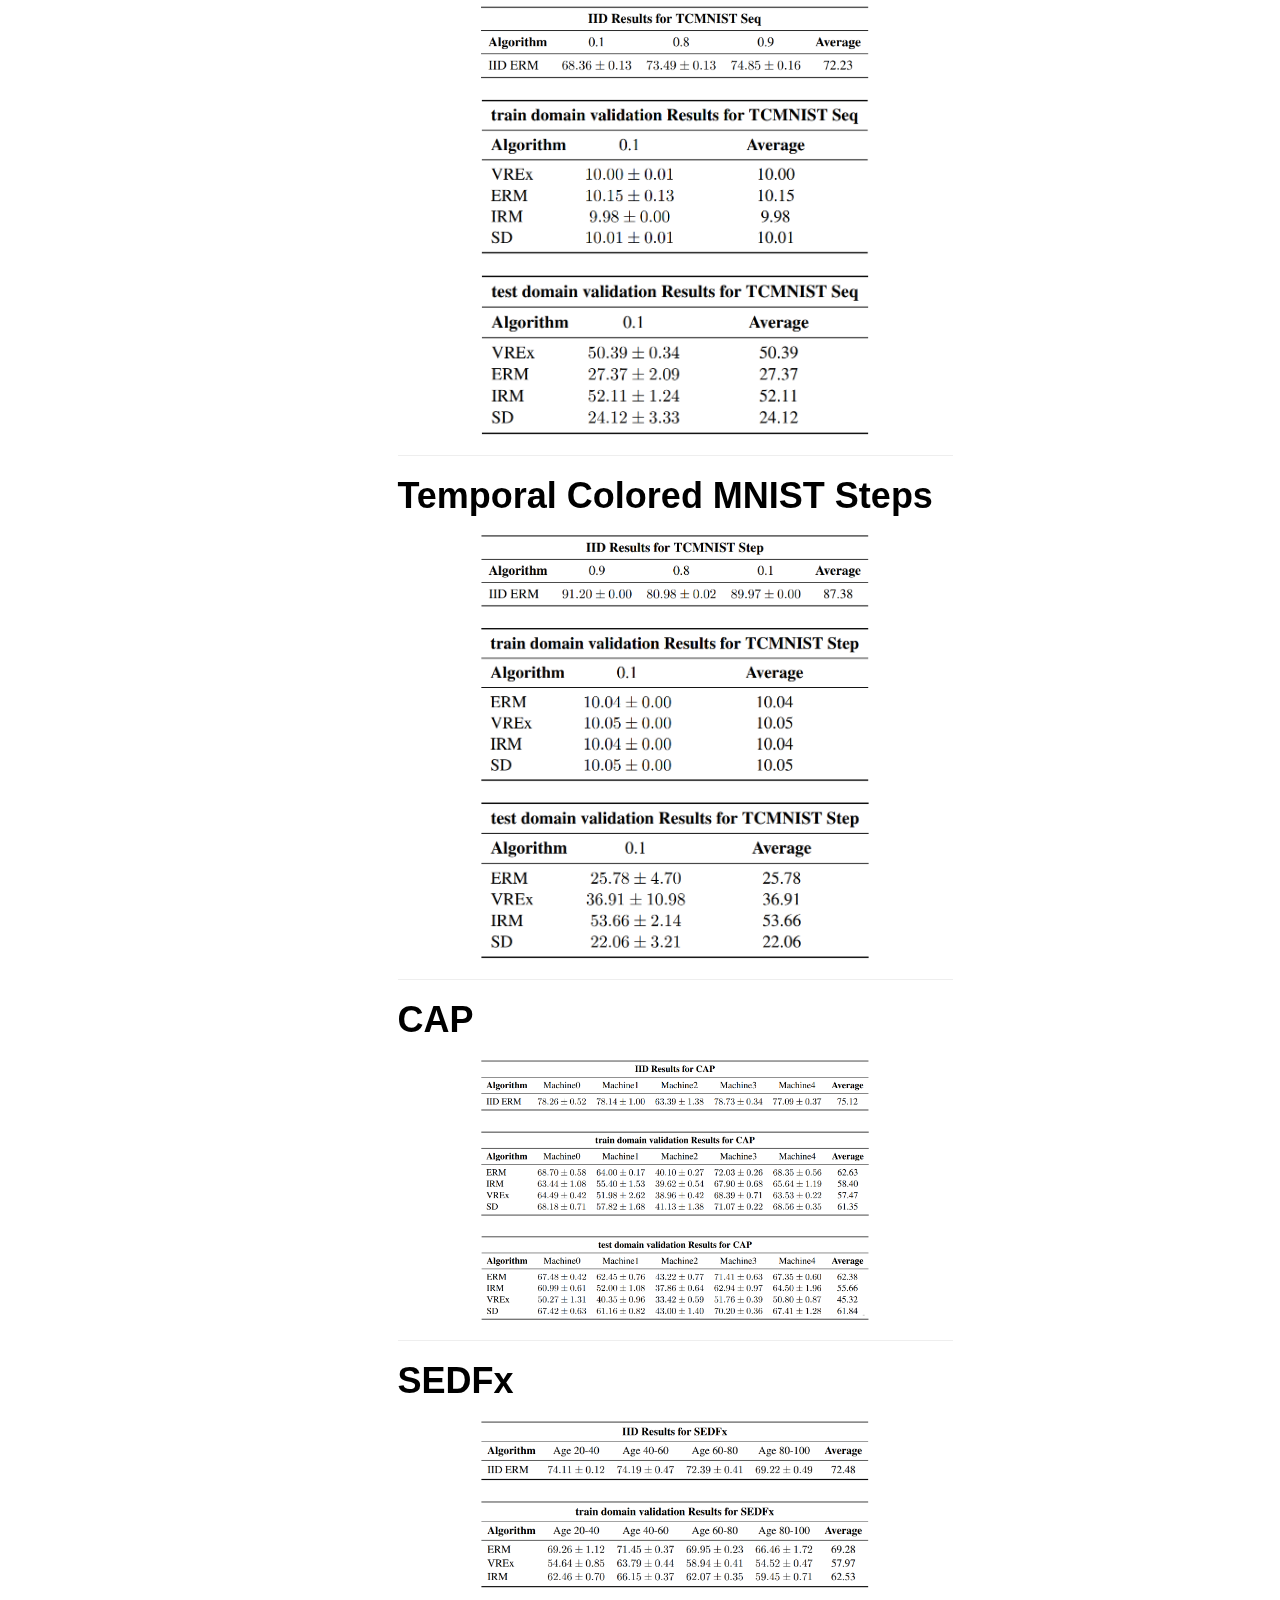
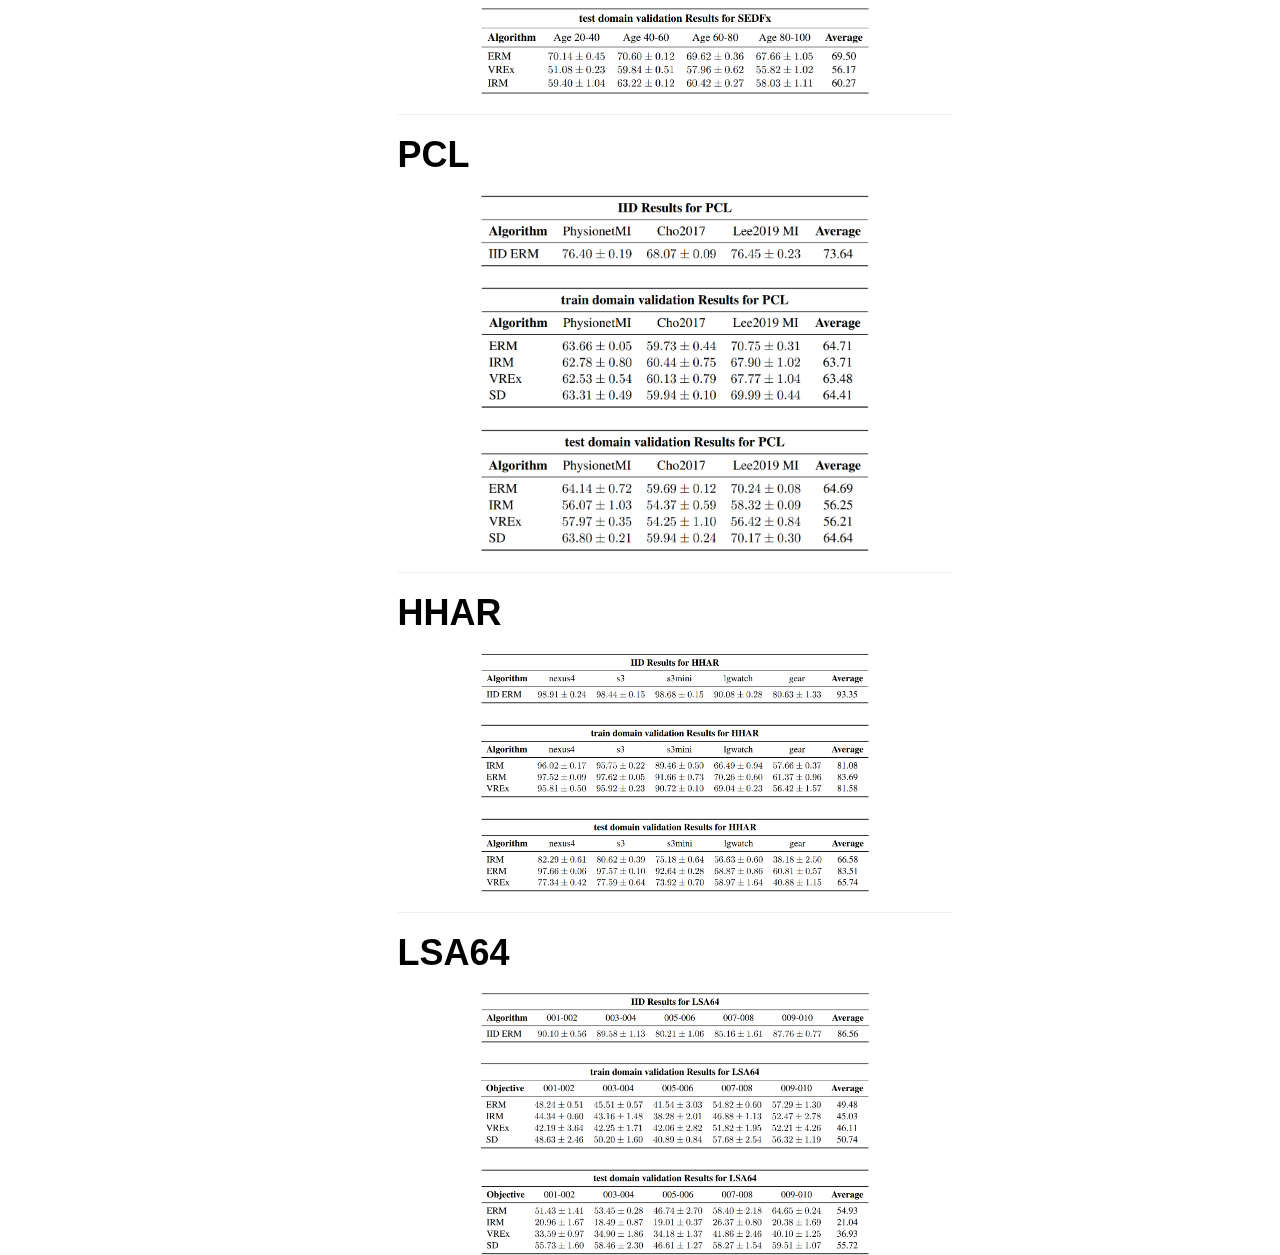
<file: leaderboard.html>
<!doctype html>
<html lang="en">
    <head>
        <!-- Required meta tags -->
        <meta charset="utf-8">
        <meta name="viewport" content="width=device-width, initial-scale=1, shrink-to-fit=no">

        <link rel="icon" href="/assets/logo.png" type="image/png">
        <title>WOODS</title>
        <!-- Bootstrap CSS -->
        <link rel="stylesheet" href="css/bootstrap.css">
        <link rel="stylesheet" href="https://maxcdn.bootstrapcdn.com/bootstrap/3.4.1/css/bootstrap.min.css">
        <script src="https://ajax.googleapis.com/ajax/libs/jquery/3.5.1/jquery.min.js"></script>
        <script src="https://maxcdn.bootstrapcdn.com/bootstrap/3.4.1/js/bootstrap.min.js"></script>
        <!-- main css -->
        <link rel="stylesheet" href="css/style.css">
        <script src="https://ajax.googleapis.com/ajax/libs/jquery/2.1.3/jquery.min.js"></script>

    </head>
    <body data-spy="scroll" data-target="#sidebar" data-offset="200">

        <!--================Header Menu Area =================-->
        <div class="header">
            <a class="logo" href="index.html"><img src="/assets/banner_white.png" width="175px" alt=""></a>
            <div class="header-right">
                <a class="nav-link" href="index.html">Home</a></li>
                <a class="nav-link" href="RTD/index.html">Get Started</a>
                <a class="nav-link" href="datasets.html">Datasets</a>
                <a class="nav-link" href="leaderboard.html">Leaderboard</a>
                <a class="nav-link" href="updates.html">Updates</a>
                <a class="nav-link" href="RTD/index.html">Read the Docs</a>
            </div>
        </div>
        <!--================Work Area =================-->
        <!-- Top Navbar -->
        <div class="row MainContent">
            <!--Side Nav Bar -->
            <nav class="col-xs-3 bs-docs-sidebar">
                <ul id="sidebar" class="nav flex-column fixed">
                    <li>
                        <a class="nav-link" href="#overview">Overview</a>
                        <ul class="nav flex-column">
                            <li><a class="nav-link ml-3 my-1" href="#overview-summary">Summary</a></li>
                            <li><a class="nav-link ml-3 my-1" href="#overview-train">Train</a></li>
                            <li><a class="nav-link ml-3 my-1" href="#overview-test">Test</a></li>
                        </ul>
                    </li>
                    <li>
                        <a class="nav-link" href="#spuriousfourier">Spurious Fourier</a>
                        <ul class="nav flex-column">
                            <li><a class="nav-link ml-3 my-1" href="#SF-IID-Results">IID Results</a></li>
                            <li><a class="nav-link ml-3 my-1" href="#SF-Train-Domain-Validation">Train Domain Validation</a></li>
                            <li><a class="nav-link ml-3 my-1" href="#SF-test-Domain-Validation">Test Domain Validation</a></li>
                        </ul>
                    </li>
                    <li>
                        <a class="nav-link" href="#tcmnist-seq">Temporal Colored MNIST Sequences</a>
                        <ul class="nav flex-column">
                            <li><a class="nav-link ml-3 my-1" href="#tcmnist-seq-IID-Results">IID Results</a></li>
                            <li><a class="nav-link ml-3 my-1" href="#tcmnist-seq-Train-Domain-Validation">Train Domain Validation</a></li>
                            <li><a class="nav-link ml-3 my-1" href="#tcmnist-seq-Test-Domain-Validation">Test Domain Validation</a></li>
                        </ul>
                    </li>
                    <li>
                        <a class="nav-link" href="#tcmnist-step">TCMNIST_step</a>
                        <ul class="nav flex-column">
                            <li><a class="nav-link ml-3 my-1" href="#tcmnist-step-IID-Results">IID Results</a></li>
                            <li><a class="nav-link ml-3 my-1" href="#tcmnist-step-Train-Domain-Validation">Train Domain Validation</a></li>
                            <li><a class="nav-link ml-3 my-1" href="#tcmnist-step-Test-Domain-Validation">Test Domain Validation</a></li>
                        </ul>
                    </li>
                    <li>
                        <a class="nav-link" href="#CAP">CAP</a>
                        <ul class="nav flex-column">
                            <li><a class="nav-link ml-3 my-1" href="#CAP-IID-Results">IID Results</a></li>
                            <li><a class="nav-link ml-3 my-1" href="#CAP-Train-Domain-Validation">Train Domain Validation</a></li>
                            <li><a class="nav-link ml-3 my-1" href="#CAP-test-domain-validation">Test Domain Validation</a></li>
                        </ul>
                    </li>
                    <li>
                        <a class="nav-link" href="#SEDFx">SEDFx</a>
                        <ul class="nav flex-column">
                            <li><a class="nav-link ml-3 my-1" href="#SEDFx-IID-Results">IID Results</a></li>
                            <li><a class="nav-link ml-3 my-1" href="#SEDFx-Train-Domain-Validation">Train Domain Validation</a></li>
                            <li><a class="nav-link ml-3 my-1" href="#SEDFx-test-domain-validation">Test Domain Validation</a></li>
                        </ul>
                    </li>
                    <li>
                        <a class="nav-link" href="#PCL">PCL</a>
                        <ul class="nav flex-column">
                            <li><a class="nav-link ml-3 my-1" href="#PCL-IID-Results">IID Results</a></li>
                            <li><a class="nav-link ml-3 my-1" href="#PCL-Train-Domain-Validation">Train Domain Validation</a></li>
                            <li><a class="nav-link ml-3 my-1" href="#PCL-test-domain-validation">Test Domain Validation</a></li>
                        </ul>
                    </li>
                    <li>
                        <a class="nav-link" href="#HHAR">HHAR</a>
                        <ul class="nav flex-column">
                            <li><a class="nav-link ml-3 my-1" href="#HHAR-IID-Results">IID Results</a></li>
                            <li><a class="nav-link ml-3 my-1" href="#HHAR-Train-Domain-Validation">Train Domain Validation</a></li>
                            <li><a class="nav-link ml-3 my-1" href="#HHAR-test-domain-validation">Test Domain Validation</a></li>
                        </ul>
                    </li>
                    <li>
                        <a class="nav-link" href="#LSA64">LSA64</a>
                        <ul class="nav flex-column">
                            <li><a class="nav-link ml-3 my-1" href="#LSA64-IID-Results">IID Results</a></li>
                            <li><a class="nav-link ml-3 my-1" href="#LSA64-Train-Domain-Validation">Train Domain Validation</a></li>
                            <li><a class="nav-link ml-3 my-1" href="#LSA64-test-domain-validation">Test Domain Validation</a></li>
                        </ul>
                    </li>
                </ul>
            </nav>
            <div class="col-md-6">
                <div class="content"  style="padding-top: -1000px; padding-left: 5em ">
                    <h1 class="list-item" id="overview">Overview</h1>
                    <h2 class="list-item" id="overview-summary">Summary</h2>
                    <p>
                    WOODS has 2 model selection methods based on DomainBed (Gulrajani and Lopez-Paz, 2021):
                    <ul>
                        <li><p> <b>Train Domain Validation</b>: We split each trainin domain into training (in) and validation (out) subsets. We tran models using the training subset and choose the model maximizing the accuracy on the union of validation subsets. We then report the test accuracy of the chosen model on the test domain.
                        </p></li>
                        <li><p><b>Test Domain Validation</b>: We choose the model maximizing the accuracy on a validation set that followes the distribution of the test domain. We allow one query (the last checkpoint) per choice of hyperparameters, disallowing early stopping. This breaks the OOD generalization assumption that models does not have access to the test domain, but this metric is still insightful as to performance of different objectives.
                        </p></li>
                    </ul>
                    </p>
                    <h2 class="list-item" id="overview-train"></h2>
                    <div class="img-with-text">
                        <img src="Results/summary_train.png" alt="summary-train-Results" style="width: 100%;">
                    </div>
                    <h2 class="list-item" id="overview-test"></h2>
                    <div class="img-with-text">
                        <img src="Results/summary_test.png" alt="summary-test-Results" style="width: 100%;">
                    </div>
                    <hr />
                    <h1 class="list-item" id="spuriousfourier">Spurious Fourier</h1>
                    <h2 class="list-item" id="SF-IID-Results"></h2>
                    <div class="img-with-text">
                        <img src="Results/SF_IID.png" alt="SF-IID-Results" style="width: 70%;">
                    </div>
                    <h2 class="list-item" id="SF-Train-Domain-Validation"></h2>
                    <div class="img-with-text">
                        <img src="Results/SF_train.png" alt="SF-train-Results" style="width: 70%;">
                    </div>
                    <h2 class="list-item" id="SF-Test-Domain-Validation"></h2>
                    <div class="img-with-text">
                        <img src="Results/SF_test.png" alt="SF-test-Results" style="width: 70%;">
                    </div>
                    <hr />
                    <h1 class="list-item" id="tcmnist-seq">Temporal Colored MNIST Sequences</h1>
                    <h2 class="list-item" id="tcmnist-seq-IID-Results"></h2>
                    <div class="img-with-text">
                        <img src="Results/TCM_seq_IID.png" alt="tcmnist-seq-IID-Results" style="width: 70%;">
                    </div>
                    <h2 class="list-item" id="tcmnist-seq-Train-Domain-Validation"></h2>
                    <div class="img-with-text">
                        <img src="Results/TCM_seq_train.png" alt="TCM_seq-train-Results" style="width: 70%;">
                    </div>
                    <h2 class="list-item" id="tcmnist-seq-Test-Domain-Validation"></h2>
                    <div class="img-with-text">
                        <img src="Results/TCM_seq_test.png" alt="TCM_seq-test-Results" style="width: 70%;">
                    </div>
                    <hr />
                    <h1 class="list-item" id="tcmnist-step">Temporal Colored MNIST Steps</h1>
                    <h2 class="list-item" id="tcmnist-step-IID-Results"></h2>
                    <div class="img-with-text">
                        <img src="Results/TCM_step_IID.png" alt="tcmnist-step-IID-Results" style="width: 70%;">
                    </div>
                    <h2 class="list-item" id="tcmnist-step-Train-Domain-Validation"></h2>
                    <div class="img-with-text">
                        <img src="Results/TCM_step_train.png" alt="TCM_step-train-Results" style="width: 70%;">
                    </div>
                    <h2 class="list-item" id="tcmnist-step-Test-Domain-Validation"></h2>
                    <div class="img-with-text">
                        <img src="Results/TCM_step_test.png" alt="TCM_step-test-Results" style="width: 70%;">
                    </div>
                    <hr />
                    <h1 class="list-item" id="CAP">CAP</h1>
                    <h2 class="list-item" id="CAP-IID-Results"></h2>
                    <div class="img-with-text">
                        <img src="Results/CAP_IID.png" alt="CAP-IID-Results" style="width: 70%;">
                    </div>
                    <h2 class="list-item" id="CAP-Train-Domain-Validation"></h2>
                    <div class="img-with-text">
                        <img src="Results/CAP_train.png" alt="CAP-train-Results" style="width: 70%;">
                    </div>
                    <h2 class="list-item" id="CAP-test-domain-validation"></h2>
                    <div class="img-with-text">
                        <img src="Results/CAP_test.png" alt="CAP-test-Results" style="width: 70%;">
                    </div>
                    <hr />
                    <h1 class="list-item" id="SEDFx">SEDFx</h1>
                    <h2 class="list-item" id="SEDFx-IID-Results"></h2>
                    <div class="img-with-text">
                        <img src="Results/sedfx_IID.png" alt="SEDFx-IID-Results" style="width: 70%;">
                    </div>
                    <h2 class="list-item" id="SEDFx-Train-Domain-Validation"></h2>
                    <div class="img-with-text">
                        <img src="Results/sedfx_train.png" alt="sedfx-train-Results" style="width: 70%;">
                    </div>
                    <h2 class="list-item" id="SEDFx-test-domain-validation"></h2>
                    <div class="img-with-text">
                        <img src="Results/sedfx_test.png" alt="sedfx-test-Results" style="width: 70%;">
                    </div>
                    <hr />
                    <h1 class="list-item" id="PCL">PCL</h1>
                    <h2 class="list-item" id="PCL-IID-Results"></h2>
                    <div class="img-with-text">
                        <img src="Results/PCL_IID.png" alt="PCL-IID-Results" style="width: 70%;">
                    </div>
                    <h2 class="list-item" id="PCL-Train-Domain-Validation"></h2>
                    <div class="img-with-text">
                        <img src="Results/PCL_train.png" alt="PCL-train-Results" style="width: 70%;">
                    </div>
                    <h2 class="list-item" id="PCL-test-domain-validation"></h2>
                    <div class="img-with-text">
                        <img src="Results/PCL_test.png" alt="PCL-test-Results" style="width: 70%;">
                    </div>
                    <hr />
                    <h1 class="list-item" id="HHAR">HHAR</h1>
                    <h2 class="list-item" id="HHAR-IID-Results"></h2>
                    <div class="img-with-text">
                        <img src="Results/HHAR_IID.png" alt="HHAR-IID-Results" style="width: 70%;">
                    </div>
                    <h2 class="list-item" id="HHAR-Train-Domain-Validation"></h2>
                    <div class="img-with-text">
                        <img src="Results/HHAR_train.png" alt="HHAR-train-Results" style="width: 70%;">
                    </div>
                    <h2 class="list-item" id="HHAR-test-domain-validation"></h2>
                    <div class="img-with-text">
                        <img src="Results/HHAR_test.png" alt="HHAR-test-Results" style="width: 70%;">
                    </div>
                    <hr />
                    <h1 class="list-item" id="LSA64">LSA64</h1>
                    <h2 class="list-item" id="LSA64-IID-Results"></h2>
                    <div class="img-with-text">
                        <img src="Results/LSA64_IID.png" alt="LSA64-IID-Results" style="width: 70%;">
                    </div>
                    <h2 class="list-item" id="LSA64-Train-Domain-Validation"></h2>
                    <div class="img-with-text">
                        <img src="Results/LSA64_train.png" alt="LSA64-train-Results" style="width: 70%;">
                    </div>
                    <h2 class="list-item" id="LSA64-test-domain-validation"></h2>
                    <div class="img-with-text">
                        <img src="Results/LSA64_test.png" alt="LSA64-test-Results" style="width: 70%;">
                    </div>
                </div>
            </div>  
        </div>
    </body>
</html>
</file>
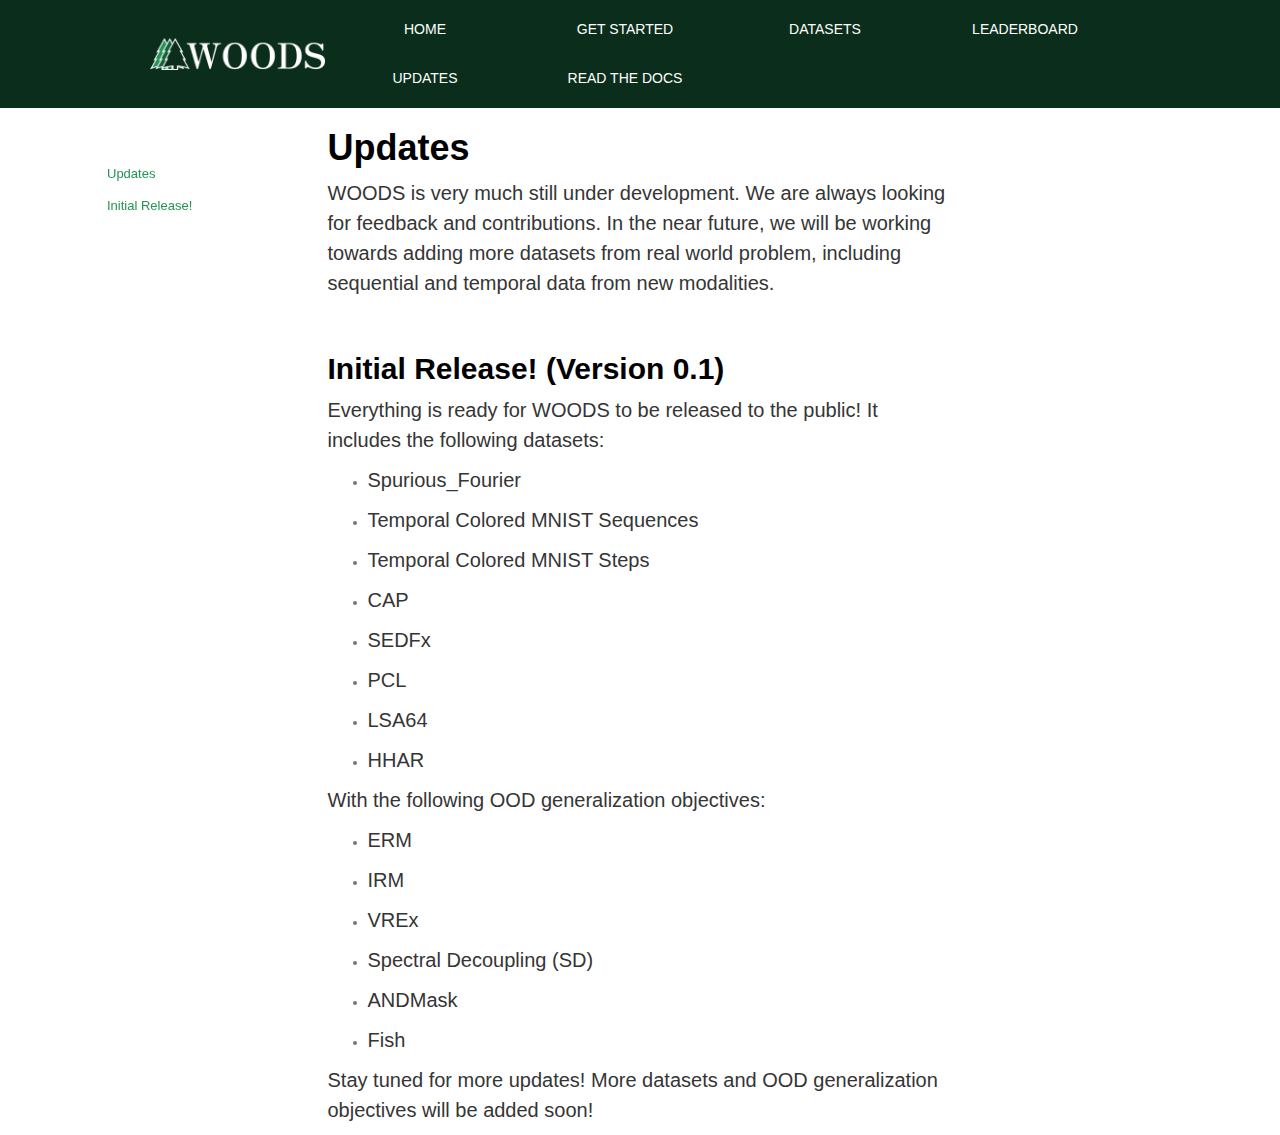
<file: updates.html>
<!doctype html>
<html lang="en">
    <head>
        <!-- Required meta tags -->
        <meta charset="utf-8">
        <meta name="viewport" content="width=device-width, initial-scale=1, shrink-to-fit=no">

        <link rel="icon" href="/assets/logo.png" type="image/png">
        <title>WOODS</title>
        <!-- Bootstrap CSS -->
        <link rel="stylesheet" href="css/bootstrap.css">
        <link rel="stylesheet" href="https://maxcdn.bootstrapcdn.com/bootstrap/3.4.1/css/bootstrap.min.css">
        <script src="https://ajax.googleapis.com/ajax/libs/jquery/3.5.1/jquery.min.js"></script>
        <script src="https://maxcdn.bootstrapcdn.com/bootstrap/3.4.1/js/bootstrap.min.js"></script>
        <!-- main css -->
        <link rel="stylesheet" href="css/style.css">
        <script src="https://ajax.googleapis.com/ajax/libs/jquery/2.1.3/jquery.min.js"></script>

    </head>
    <body data-spy="scroll" data-target="#sidebar" data-offset="200">

        <!--================Header Menu Area =================-->
        <div class="header">
            <a class="logo" href="index.html"><img src="/assets/banner_white.png" width="175px" alt=""></a>
            <div class="header-right">
                <a class="nav-link" href="index.html">Home</a></li>
                <a class="nav-link" href="RTD/index.html">Get Started</a>
                <a class="nav-link" href="datasets.html">Datasets</a>
                <a class="nav-link" href="leaderboard.html">Leaderboard</a>
                <a class="nav-link" href="updates.html">Updates</a>
                <a class="nav-link" href="RTD/index.html">Read the Docs</a>
            </div>
        </div>
        <!--================Work Area =================-->
        <!-- Top Navbar -->
        <div class="row MainContent">
            <!--Side Nav Bar -->
            <nav class="col-xs-3 bs-docs-sidebar">
                <ul id="sidebar" class="nav flex-column fixed">
                    <li>
                        <a class="nav-link" href="#updates">Updates</a>
                    </li>
                    <li>
                        <a class="nav-link" href="#version-1-0">Initial Release!</a>
                    </li>
                </ul>
            </nav>
            <div class="col-md-6">
                <div class="content"  style="padding-top: -1000px; padding-left: -1em ">
                    <h1 class="list-item" id="updates">Updates</h1>
                    <p>
                        WOODS is very much still under development. We are always looking for feedback and contributions. In the near future, we will be working towards adding more datasets from real world problem, including sequential and temporal data from new modalities.
                    </p>
                    <br />
                    <h2 class="list-item" id="version-0-1">Initial Release! (Version 0.1)</h2>
                    <p>
                        Everything is ready for WOODS to be released to the public! It includes the following datasets:
                    </p>
                        <ul>
                            <li><p>
                                Spurious_Fourier
                            </p></li>
                            <li><p>
                                Temporal Colored MNIST Sequences
                            </p></li>
                            <li><p>
                                Temporal Colored MNIST Steps
                            </p></li>
                            <li><p>
                                CAP
                            </p></li>
                            <li><p>
                                SEDFx
                            </p></li>
                            <li><p>
                                PCL
                            </p></li>
                            <li><p>
                                LSA64
                            </p></li>
                            <li><p>
                                HHAR
                            </p></li>
                        </ul>
                    <p>
                        With the following OOD generalization objectives:
                    </p>
                        <ul>
                            <li><p>
                                ERM
                            </p></li>
                            <li><p>
                                IRM
                            </p></li>
                            <li><p>
                                VREx
                            </p></li>
                            <li><p>
                                Spectral Decoupling (SD)
                            </p></li>
                            <li><p>
                                ANDMask
                            </p></li>
                            <li><p>
                                Fish
                            </p></li>
                        </ul>
                    <p>
                        Stay tuned for more updates! More datasets and OOD generalization objectives will be added soon!
                    </p>
                </div>
            </div>  
        </div>
    </body>
</html>
</file>
<file: css/style.css>
/*----------------------------------------------------
@File: Default Styles
@Author: Rocky Ahmed
@URL: http://wethemez.com
Author E-mail: rockybd1995@gmail.com

This file contains the styling for the actual theme, this
is the file you need to edit to change the look of the
theme.
---------------------------------------------------- */
/*=====================================================================
@Template Name: HostHub Construction
@Author: Rocky Ahmed
@Developed By: Rocky Ahmed
@Developer URL: http://rocky.wethemez.com
Author E-mail: rockybd1995@gmail.com

@Default Styles

Table of Content:
01/ Variables
02/ predefin
03/ header
04/ button
05/ banner
06/ breadcrumb
07/ about
08/ team
09/ project
10/ price
11/ team
12/ blog
13/ video
14/ features
15/ career
16/ contact
17/ footer

=====================================================================*/
/*----------------------------------------------------*/
/*font Variables*/
/*Color Variables*/

/* Sombre */
/* #0a2463 */

/* clair */
/* #3e92cc */

.content .Citation-box {
    font-size: 14px;
    border-left-style: solid;
    border-left-width: 10px;
    border-left-color: var(--pale_pine);
    background-color: var(--dark_pine);
    color: #ffffff;
    padding: 10px;
    margin-bottom: 20px;
}

.task {
    display: block;
    margin-left: auto;
    margin-right: auto;
    width: 60%;
  }
.domain {
      display: block;
      margin-left: auto;
      margin-right: auto;
      width: 100%;
    }

.img-with-text {
    text-align: center;
}

.img-with-text img {
    display: block;
    margin: 0 auto;
}

.img-with-text p {
    font-size: 14px !important;
}

.abstract {
    margin: 0 auto;
    width: 60em;
    font-size: 16px;
    color: rgb(0, 0, 0) !important;
}

.contributor-img{
    border-radius: 50%;
    height: 100px !important;
    margin-bottom: 20px;
}

/*=================== fonts ====================*/
@import url("https://fonts.googleapis.com/css?family=Lato:300,400,500,700");
/*---------------------------------------------------- */
/*----------------------------------------------------*/
.list {
  list-style: none;
  margin: 0px;
  padding: 0px; }

a {
  text-decoration: none;
  transition: all 0.3s ease-in-out; }
  a:hover, a:focus {
    text-decoration: none;
    outline: none; }

.row.m0 {
  margin: 0px; }

body {
  line-height: 24px;
  font-size: 14px;
  font-family: "Lato", sans-serif;
  font-weight: normal;
  color: #777777; }

h1, h2, h3, h4, h5, h6 {
  font-family: "Lato", sans-serif;
  font-weight: bold; }

button:focus {
  outline: none;
  box-shadow: none; }

.front_pad {
padding-top: 50px;
padding-bottom: 25px; }

.p_120 {
  padding-top: 120px;
  padding-bottom: 120px; }

.pad_top {
  padding-top: 120px; }

.pad_btm {
  padding-bottom: 120px; }

.mt-25 {
  margin-top: 25px; }

.p0 {
  padding-left: 0px;
  padding-right: 0px; }

@media (min-width: 1200px) {
  .container {
    max-width: 1170px; } }

@media (min-width: 1620px) {
  .box_1620 {
    max-width: 1650px;
    margin: auto; } }
.white_bg {
  background: #fff !important; }

/* Main Title Area css
============================================================================================ */
.main_title {
  text-align: center;
  margin-bottom: 75px; }
  .main_title h2 {
    font-family: "Lato", sans-serif;
    font-size: 36px;
    color: #222222;
    font-weight: bold;
    margin-bottom: 15px;
    text-transform: uppercase; }
    .main_title h3 {
      font-family: "Lato", sans-serif;
      font-size: 24px;
      color: #222222;
      font-weight: bold;
      margin-bottom: 20px;
      margin-top: 20px;}
  .main_title p {
    font-size: 16px;
    font-family: "Lato", sans-serif;
    line-height: 24px;
    color: #777777;
    margin-bottom: 0px;
    max-width: 570px;
    margin: auto; }
  .main_title div {
    margin: auto;
    line-height: 24px;
  }
  .main_title_ul_sponsors {
    -webkit-column-count: 2;  /* Chrome/Opera, Safari */
    -moz-column-count: 2; /* Mozilla Firefox */
    column-count: 2;
    -webkit-column-gap: 200px; /* Chrome/Opera, Safari */
    -moz-column-gap: 200px; /* Mozilla Firefox */
    column-gap: 200px;
    margin: auto;
    margin-top: 24px;
    max-width: 400px;
    line-height: 24px;
    text-align: left;
    font-weight: bold;
  }
  .main_title_ul_partners {
    margin: auto;
    margin-top: 24px;
    max-width: 400px;
    line-height: 24px;
    text-align: left;
    font-weight: bold;
  }
  .main_title .justified {
    text-align: justify;}
  .main_title .large {
    max-width: 770px;}
  .main_title.white h2 {
    color: #fff; }
  .main_title.white p {
    color: #fff;
    opacity: .6; }

.discourse{

}
.discourse img{
  width:40px;
}
.discourse p{
  max-width: 800px;
}

/* End Main Title Area css
============================================================================================ */
/*---------------------------------------------------- */
/*----------------------------------------------------*/
/* Style the header with a grey background and some padding */
.header {
    overflow: hidden;
    /* background-image: linear-gradient(90deg, #229455ff 0%, #0a2e1bff 100%); */
    background-color: #0a2e1bff;
    padding: 5px 150px;
    position: sticky;
    top: 0;
    z-index: 100;
    display: flex;
    align-items: center;
    justify-content: center;
  }

/* Style the header links */
.header a {
float: left;
color: rgb(255, 255, 255);
text-align: center;
width: 200px;
padding: 12px 0px;
text-transform: uppercase;
line-height: 25px;
/* border-radius: 4px; */
}

/* Style the logo link (notice that we set the same value of line-height and font-size to prevent the header to increase when the font gets bigger */
.header a.logo {
/* font-size: 25px; */
font-weight: bold;
}

/* Change the background color on mouse-over */
.header a.nav-link:hover {
background-color: #ddd;
color: black;
transition: 0.2s;
}

/* Style the active/current link*/
.header a.active {
/* background-color: rgb(249, 252, 255); */
color: white;
}

/* Float the link section to the right */
.header-right {
display: table;
margin: 0 auto;
}

/* Add media queries for responsiveness - when the screen is 500px wide or less, stack the links on top of each other */
@media screen and (max-width: 500px) {
.header a {
    float: none;
    display: block;
    text-align: left;
}
.header-right {
    float: none;
}
}
  
/*---------------------------------------------------- */
/*----------------------------------------------------*/
/* Home Banner Area css
============================================================================================ */
.home_banner_area {
  min-height: 500px;
  z-index: 1;
  background-image: linear-gradient(0deg, #229455ff 0%, #0a2e1bff 100%);
  background-image: -moz-linear-gradient(0deg, #229455ff 0%, #0a2e1bff 100%);
  background-image: -webkit-linear-gradient(0deg, #229455ff 0%, #0a2e1bff 100%);
  background-image: -ms-linear-gradient(0deg, #229455ff 0%, #0a2e1bff 100%); }
  .home_banner_area .banner_inner {

    width: 100%; }
    .home_banner_area .banner_inner .home_left_img {
      padding-top: 100px;
      padding-bottom: 100px; }
    .home_banner_area .banner_inner .col-lg-7 {
      vertical-align: middle;
      align-self: center; }
    .home_banner_area .banner_inner .banner_content {
      text-align: left;
      color: #fff; }
      .home_banner_area .banner_inner .banner_content h2 {
        margin-top: 0px;
        font-size: 48px;
        font-weight: bold;
        font-family: "Lato", sans-serif;
        line-height: 54px;
        margin-bottom: 20px; }
      .home_banner_area .banner_inner .banner_content p {
        margin-top: 0px;
        font-size: 40px;
        font-family: "Lato", sans-serif;
        line-height: 54px;
        margin-bottom: 20px; }
      .home_banner_area .banner_inner .banner_content .banner_map_img {
        text-align: right; }
      .home_banner_area .banner_inner .banner_content .banner_btn {
        margin: 5px 5px; }
      .home_banner_area .banner_inner .banner_content .banner_btn2 {
        margin-right: 10px; }

.blog_banner {
  min-height: 400px;
  position: relative;
  z-index: 1;
  overflow: hidden;
  margin-bottom: 0px; }
  .blog_banner .banner_inner {
    position: relative;
    overflow: hidden;
    width: 100%;
    min-height: 400px;
    z-index: 1; }
    .blog_banner .banner_inner .overlay {
      background: url(../img/banner/banner-2.jpg) no-repeat scroll center center;
      opacity: .5;
      height: 125%;
      position: absolute;
      left: 0px;
      top: 0px;
      width: 100%;
      z-index: -1; }
    .blog_banner .banner_inner .blog_b_text {
      max-width: 700px;
      margin: auto;
      color: #fff;
      margin-top: 40px; }
      .blog_banner .banner_inner .blog_b_text h2 {
        font-size: 60px;
        font-weight: 500;
        font-family: "Lato", sans-serif;
        line-height: 66px;
        margin-bottom: 15px; }
      .blog_banner .banner_inner .blog_b_text p {
        font-size: 16px;
        margin-bottom: 35px; }
      .blog_banner .banner_inner .blog_b_text .white_bg_btn {
        line-height: 42px;
        padding: 0px 45px; }

.banner_box {
  max-width: 1620px;
  margin: auto; }

.banner_area {
  position: relative;
  z-index: 1;
  min-height: 430px; }
  .banner_area .banner_inner {
    position: relative;
    overflow: hidden;
    width: 100%;
    min-height: 430px;
    background: #3bacf0;
    z-index: 1; }
    .banner_area .banner_inner .banner_content {
      margin-top: 70px; }
      .banner_area .banner_inner .banner_content h2 {
        color: #fff;
        font-size: 36px;
        font-family: "Lato", sans-serif;
        margin-bottom: 0px;
        text-transform: uppercase;
        font-weight: bold; }
      .banner_area .banner_inner .banner_content .page_link a {
        font-size: 14px;
        color: #fff;
        font-family: "Lato", sans-serif;
        margin-right: 32px;
        position: relative; }
        .banner_area .banner_inner .banner_content .page_link a:before {
          content: "\e87a";
          font-family: 'Linearicons-Free';
          font-size: 14px;
          position: absolute;
          right: -25px;
          top: 54%;
          transform: translateY(-50%); }
        .banner_area .banner_inner .banner_content .page_link a:last-child {
          margin-right: 0px; }
          .banner_area .banner_inner .banner_content .page_link a:last-child:before {
            display: none; }

/* End Home Banner Area css
============================================================================================ */
/*---------------------------------------------------- */
/*----------------------------------------------------*/
/* Latest Blog Area css
============================================================================================ */
/* End Latest Blog Area css
============================================================================================ */
/* Causes Area css
============================================================================================ */
.causes_slider .owl-dots {
  text-align: center;
  margin-top: 80px; }
  .causes_slider .owl-dots .owl-dot {
    height: 14px;
    width: 14px;
    background: #eeeeee;
    display: inline-block;
    margin-right: 7px; }
    .causes_slider .owl-dots .owl-dot:last-child {
      margin-right: 0px; }
    .causes_slider .owl-dots .owl-dot.active {
      background: #3bacf0; }

.causes_item {
  background: #fff; }
  .causes_item .causes_img {
    position: relative; }
    .causes_item .causes_img .c_parcent {
      position: absolute;
      bottom: 0px;
      width: 100%;
      left: 0px;
      height: 3px;
      background: rgba(255, 255, 255, 0.5); }
      .causes_item .causes_img .c_parcent span {
        width: 70%;
        height: 3px;
        background: #3bacf0;
        position: absolute;
        left: 0px;
        bottom: 0px; }
        .causes_item .causes_img .c_parcent span:before {
          content: "75%";
          position: absolute;
          right: -10px;
          bottom: 0px;
          background: #3bacf0;
          color: #fff;
          padding: 0px 5px; }
  .causes_item .causes_text {
    padding: 30px 35px 40px 30px; }
    .causes_item .causes_text h4 {
      color: #222222;
      font-family: "Lato", sans-serif;
      font-size: 18px;
      font-weight: 600;
      margin-bottom: 15px;
      cursor: pointer; }
      .causes_item .causes_text h4:hover {
        color: #3bacf0; }
    .causes_item .causes_text p {
      font-size: 14px;
      line-height: 24px;
      color: #777777;
      font-weight: 300;
      margin-bottom: 0px; }
  .causes_item .causes_bottom a {
    width: 50%;
    border: 1px solid #3bacf0;
    text-align: center;
    float: left;
    line-height: 50px;
    background: #3bacf0;
    color: #fff;
    font-family: "Lato", sans-serif;
    font-size: 14px;
    font-weight: 500; }
    .causes_item .causes_bottom a + a {
      border-color: #eeeeee;
      background: #fff;
      font-size: 14px;
      color: #222222; }

/* End Causes Area css
============================================================================================ */
/*================= latest_blog_area css =============*/
.single-recent-blog-post {
  margin-bottom: 30px; }
  .single-recent-blog-post .thumb {
    overflow: hidden; }
    .single-recent-blog-post .thumb img {
      transition: all 0.7s linear; }
  .single-recent-blog-post .details {
    padding-top: 30px; }
    .single-recent-blog-post .details .sec_h4 {
      line-height: 24px;
      padding: 10px 0px 13px;
      transition: all 0.3s linear; }
      .single-recent-blog-post .details .sec_h4:hover {
        color: #777777; }
  .single-recent-blog-post .date {
    font-size: 14px;
    line-height: 24px;
    font-weight: 400; }
  .single-recent-blog-post:hover img {
    transform: scale(1.23) rotate(10deg); }

.tags .tag_btn {
  font-size: 12px;
  font-weight: 500;
  line-height: 20px;
  border: 1px solid #eeeeee;
  display: inline-block;
  padding: 1px 18px;
  text-align: center;
  color: #222222; }
  .tags .tag_btn:before {
    background: #3bacf0; }
  .tags .tag_btn + .tag_btn {
    margin-left: 2px; }

/*========= blog_categorie_area css ===========*/
.blog_categorie_area {
  padding-top: 80px;
  padding-bottom: 80px; }

.categories_post {
  position: relative;
  text-align: center;
  cursor: pointer; }
  .categories_post img {
    max-width: 100%; }
  .categories_post .categories_details {
    position: absolute;
    top: 20px;
    left: 20px;
    right: 20px;
    bottom: 20px;
    background: rgba(34, 34, 34, 0.8);
    color: #fff;
    transition: all 0.3s linear;
    display: flex;
    align-items: center;
    justify-content: center; }
    .categories_post .categories_details h5 {
      margin-bottom: 0px;
      font-size: 18px;
      line-height: 26px;
      text-transform: uppercase;
      color: #fff;
      position: relative; }
    .categories_post .categories_details p {
      font-weight: 300;
      font-size: 14px;
      line-height: 26px;
      margin-bottom: 0px; }
    .categories_post .categories_details .border_line {
      margin: 10px 0px;
      background: #fff;
      width: 100%;
      height: 1px; }
  .categories_post:hover .categories_details {
    background: rgba(56, 152, 248, 0.85); }

/*============ blog_left_sidebar css ==============*/

.list-item{
    scroll-margin-top: 140px;
    color:#000;
}

.content p{
    color: rgb(53, 53, 53);
    font-size:20px;
    line-height: 30px;
}

.fixed {
    position: fixed;
}

/* sidebar */
.bs-docs-sidebar {
    padding-left: 100px;
    margin-top: 50px;
    margin-bottom: 20px;
}

/* all links */
.bs-docs-sidebar .nav>li>a {
    color: #229455ff;
    border-left: 2px solid transparent;
    padding: 4px 20px;
    font-size: 13px;
    font-weight: 400;
}

/* nested links */
.bs-docs-sidebar .nav .nav>li>a {
    padding-top: 1px;
    padding-bottom: 1px;
    padding-left: 30px;
    font-size: 12px;
}

/* active & hover links */
.bs-docs-sidebar .nav>.active>a, 
.bs-docs-sidebar .nav>li>a:hover, 
.bs-docs-sidebar .nav>li>a:focus {
    color: #0a2e1bff;                 
    text-decoration: none;          
    background-color: transparent;  
    border-left-color: #0a2e1bff; 
}
/* all active links */
.bs-docs-sidebar .nav>.active>a, 
.bs-docs-sidebar .nav>.active:hover>a,
.bs-docs-sidebar .nav>.active:focus>a {
    font-weight: 700;
}
/* nested active links */
.bs-docs-sidebar .nav .nav>.active>a, 
.bs-docs-sidebar .nav .nav>.active:hover>a,
.bs-docs-sidebar .nav .nav>.active:focus>a {
    font-weight: 500;
}

/* hide inactive nested list */
.bs-docs-sidebar .nav ul.nav {
    display: none;           
}
/* show active nested list */
.bs-docs-sidebar .nav>.active>ul.nav {
    display: block;           
}



.blog_item {
  margin-bottom: 40px; }

.blog_info {
  padding-top: 30px; }
  .blog_info .post_tag {
    padding-bottom: 20px; }
    .blog_info .post_tag a {
      font: 300 14px/21px "Lato", sans-serif;
      color: #222222; }
      .blog_info .post_tag a:hover {
        color: #777777; }
      .blog_info .post_tag a.active {
        color: #0a2463; }
  .blog_info .blog_meta li a {
    font: 300 14px/20px "Lato", sans-serif;
    color: #777777;
    vertical-align: middle;
    padding-bottom: 12px;
    display: inline-block; }
    .blog_info .blog_meta li a i {
      color: #222222;
      font-size: 16px;
      font-weight: 600;
      padding-left: 15px;
      line-height: 20px;
      vertical-align: middle; }
    .blog_info .blog_meta li a:hover {
      color: #3bacf0; }

.blog_post img {
  -webkit-box-shadow: 0px 0px 30px -1px rgba(0,0,0,0.25);
  -moz-box-shadow: 0px 0px 30px -1px rgba(0,0,0,0.25);
  box-shadow: 0px 0px 30px -1px rgba(0,0,0,0.25);
  max-width: 100%; }

.blog_details {
  padding-top: 20px; }
  .blog_details h2 {
    font-size: 24px;
    line-height: 36px;
    color: #222222;
    font-weight: 600;
    transition: all 0.3s linear; }
    .blog_details h2:hover {
      color: #3bacf0; }
  .blog_details p {
    text-align:justify;
    margin-bottom: 26px; }

.view_btn {
  font-size: 14px;
  line-height: 36px;
  display: inline-block;
  color: #222222;
  font-weight: 500;
  padding: 0px 30px;
  background: #fff; }

.blog_right_sidebar {
  border: 1px solid #eeeeee;
  background: #fafaff;
  padding: 30px; }
  .blog_right_sidebar .widget_title {
    font-size: 18px;
    line-height: 25px;
    background: #3bacf0;
    text-align: center;
    color: #fff;
    padding: 8px 0px;
    margin-bottom: 30px; }
  .blog_right_sidebar .search_widget .input-group .form-control {
    font-size: 14px;
    line-height: 29px;
    border: 0px;
    width: 100%;
    font-weight: 300;
    color: #fff;
    padding-left: 20px;
    border-radius: 45px;
    z-index: 0;
    background: #3bacf0; }
    .blog_right_sidebar .search_widget .input-group .form-control.placeholder {
      color: #fff; }
    .blog_right_sidebar .search_widget .input-group .form-control:-moz-placeholder {
      color: #fff; }
    .blog_right_sidebar .search_widget .input-group .form-control::-moz-placeholder {
      color: #fff; }
    .blog_right_sidebar .search_widget .input-group .form-control::-webkit-input-placeholder {
      color: #fff; }
    .blog_right_sidebar .search_widget .input-group .form-control:focus {
      box-shadow: none; }
  .blog_right_sidebar .search_widget .input-group .btn-default {
    position: absolute;
    right: 20px;
    background: transparent;
    border: 0px;
    box-shadow: none;
    font-size: 14px;
    color: #fff;
    padding: 0px;
    top: 50%;
    transform: translateY(-50%);
    z-index: 1; }
  .blog_right_sidebar .author_widget {
    text-align: center; }
    .blog_right_sidebar .author_widget h4 {
      font-size: 18px;
      line-height: 20px;
      color: #222222;
      margin-bottom: 5px;
      margin-top: 30px; }
    .blog_right_sidebar .author_widget p {
      margin-bottom: 0px; }
    .blog_right_sidebar .author_widget .social_icon {
      padding: 7px 0px 15px; }
      .blog_right_sidebar .author_widget .social_icon a {
        font-size: 14px;
        color: #222222;
        transition: all 0.2s linear; }
        .blog_right_sidebar .author_widget .social_icon a + a {
          margin-left: 20px; }
        .blog_right_sidebar .author_widget .social_icon a:hover {
          color: #3bacf0; }
  .blog_right_sidebar .popular_post_widget .post_item .media-body {
    justify-content: center;
    align-self: center;
    padding-left: 20px; }
    .blog_right_sidebar .popular_post_widget .post_item .media-body h3 {
      font-size: 14px;
      line-height: 20px;
      color: #222222;
      margin-bottom: 4px;
      transition: all 0.3s linear; }
      .blog_right_sidebar .popular_post_widget .post_item .media-body h3:hover {
        color: #3bacf0; }
    .blog_right_sidebar .popular_post_widget .post_item .media-body p {
      font-size: 12px;
      line-height: 21px;
      margin-bottom: 0px; }
  .blog_right_sidebar .popular_post_widget .post_item + .post_item {
    margin-top: 20px; }
  .blog_right_sidebar .post_category_widget .cat-list li {
    border-bottom: 2px dotted #eee;
    transition: all 0.3s ease 0s;
    padding-bottom: 12px; }
    .blog_right_sidebar .post_category_widget .cat-list li a {
      font-size: 14px;
      line-height: 20px;
      color: #777; }
      .blog_right_sidebar .post_category_widget .cat-list li a p {
        margin-bottom: 0px; }
    .blog_right_sidebar .post_category_widget .cat-list li + li {
      padding-top: 15px; }
    .blog_right_sidebar .post_category_widget .cat-list li:hover {
      border-color: #3bacf0; }
      .blog_right_sidebar .post_category_widget .cat-list li:hover a {
        color: #3bacf0; }
  .blog_right_sidebar .newsletter_widget {
    text-align: center; }
    .blog_right_sidebar .newsletter_widget .form-group {
      margin-bottom: 8px; }
    .blog_right_sidebar .newsletter_widget .input-group-prepend {
      margin-right: -1px; }
    .blog_right_sidebar .newsletter_widget .input-group-text {
      background: #fff;
      border-radius: 0px;
      vertical-align: top;
      font-size: 12px;
      line-height: 36px;
      padding: 0px 0px 0px 15px;
      border: 1px solid #eeeeee;
      border-right: 0px; }
    .blog_right_sidebar .newsletter_widget .form-control {
      font-size: 12px;
      line-height: 24px;
      color: #cccccc;
      border: 1px solid #eeeeee;
      border-left: 0px;
      border-radius: 0px; }
      .blog_right_sidebar .newsletter_widget .form-control.placeholder {
        color: #cccccc; }
      .blog_right_sidebar .newsletter_widget .form-control:-moz-placeholder {
        color: #cccccc; }
      .blog_right_sidebar .newsletter_widget .form-control::-moz-placeholder {
        color: #cccccc; }
      .blog_right_sidebar .newsletter_widget .form-control::-webkit-input-placeholder {
        color: #cccccc; }
      .blog_right_sidebar .newsletter_widget .form-control:focus {
        outline: none;
        box-shadow: none; }
    .blog_right_sidebar .newsletter_widget .bbtns {
      background: #3bacf0;
      color: #fff;
      font-size: 12px;
      line-height: 38px;
      display: inline-block;
      font-weight: 500;
      padding: 0px 24px 0px 24px;
      border-radius: 0; }
    .blog_right_sidebar .newsletter_widget .text-bottom {
      font-size: 12px; }
  .blog_right_sidebar .tag_cloud_widget ul li {
    display: inline-block; }
    .blog_right_sidebar .tag_cloud_widget ul li a {
      display: inline-block;
      border: 1px solid #eee;
      background: #fff;
      padding: 0px 13px;
      margin-bottom: 8px;
      transition: all 0.3s ease 0s;
      color: #222222;
      font-size: 12px; }
      .blog_right_sidebar .tag_cloud_widget ul li a:hover {
        background: #3bacf0;
        color: #fff; }
  .blog_right_sidebar .br {
    width: 100%;
    height: 1px;
    background: #eeeeee;
    margin: 30px 0px; }

.blog-pagination {
  padding-top: 25px;
  padding-bottom: 95px; }
  .blog-pagination .page-link {
    border-radius: 0; }
  .blog-pagination .page-item {
    border: none; }

.page-link {
  background: transparent;
  font-weight: 400; }

.blog-pagination .page-item.active .page-link {
  background-color: #0a2463;
  border-color: transparent;
  color: #fff; }

.blog-pagination .page-link {
  position: relative;
  display: block;
  padding: 0.5rem 0.75rem;
  margin-left: -1px;
  line-height: 1.25;
  color: #8a8a8a;
  border: none; }

.blog-pagination .page-link .lnr {
  font-weight: 600; }

.blog-pagination .page-item:last-child .page-link,
.blog-pagination .page-item:first-child .page-link {
  border-radius: 0; }

.blog-pagination .page-link:hover {
  color: #fff;
  text-decoration: none;
  background-color: #3bacf0;
  border-color: #eee; }

/*============ Start Blog Single Styles  =============*/
.single-post-area .social-links {
  padding-top: 10px; }
  .single-post-area .social-links li {
    display: inline-block;
    margin-bottom: 10px; }
    .single-post-area .social-links li a {
      color: #cccccc;
      padding: 7px;
      font-size: 14px;
      transition: all 0.2s linear; }
      .single-post-area .social-links li a:hover {
        color: #222222; }
.single-post-area .blog_details {
  padding-top: 26px; }
  .single-post-area .blog_details p {
    margin-bottom: 10px; }
.single-post-area .quotes {
  margin-top: 20px;
  margin-bottom: 30px;
  padding: 24px 35px 24px 30px;
  background-color: white;
  box-shadow: -20.84px 21.58px 30px 0px rgba(176, 176, 176, 0.1);
  font-size: 14px;
  line-height: 24px;
  color: #777;
  font-style: italic; }
.single-post-area .arrow {
  position: absolute; }
  .single-post-area .arrow .lnr {
    font-size: 20px;
    font-weight: 600; }
.single-post-area .thumb .overlay-bg {
  background: rgba(0, 0, 0, 0.8); }
.single-post-area .navigation-area {
  border-top: 1px solid #eee;
  padding-top: 30px;
  margin-top: 60px; }
  .single-post-area .navigation-area p {
    margin-bottom: 0px; }
  .single-post-area .navigation-area h4 {
    font-size: 18px;
    line-height: 25px;
    color: #222222; }
  .single-post-area .navigation-area .nav-left {
    text-align: left; }
    .single-post-area .navigation-area .nav-left .thumb {
      margin-right: 20px;
      background: #000; }
      .single-post-area .navigation-area .nav-left .thumb img {
        transition: all 300ms linear 0s; }
    .single-post-area .navigation-area .nav-left .lnr {
      margin-left: 20px;
      opacity: 0;
      transition: all 300ms linear 0s; }
    .single-post-area .navigation-area .nav-left:hover .lnr {
      opacity: 1; }
    .single-post-area .navigation-area .nav-left:hover .thumb img {
      opacity: .5; }
    @media (max-width: 767px) {
      .single-post-area .navigation-area .nav-left {
        margin-bottom: 30px; } }
  .single-post-area .navigation-area .nav-right {
    text-align: right; }
    .single-post-area .navigation-area .nav-right .thumb {
      margin-left: 20px;
      background: #000; }
      .single-post-area .navigation-area .nav-right .thumb img {
        transition: all 300ms linear 0s; }
    .single-post-area .navigation-area .nav-right .lnr {
      margin-right: 20px;
      opacity: 0;
      transition: all 300ms linear 0s; }
    .single-post-area .navigation-area .nav-right:hover .lnr {
      opacity: 1; }
    .single-post-area .navigation-area .nav-right:hover .thumb img {
      opacity: .5; }
@media (max-width: 991px) {
  .single-post-area .sidebar-widgets {
    padding-bottom: 0px; } }

.comments-area {
  background: #fafaff;
  border: 1px solid #eee;
  padding: 50px 30px;
  margin-top: 50px; }
  @media (max-width: 414px) {
    .comments-area {
      padding: 50px 8px; } }
  .comments-area h4 {
    text-align: center;
    margin-bottom: 50px;
    color: #222222;
    font-size: 18px; }
  .comments-area h5 {
    font-size: 16px;
    margin-bottom: 0px; }
  .comments-area a {
    color: #222222; }
  .comments-area .comment-list {
    padding-bottom: 48px; }
    .comments-area .comment-list:last-child {
      padding-bottom: 0px; }
    .comments-area .comment-list.left-padding {
      padding-left: 25px; }
    @media (max-width: 413px) {
      .comments-area .comment-list .single-comment h5 {
        font-size: 12px; }
      .comments-area .comment-list .single-comment .date {
        font-size: 11px; }
      .comments-area .comment-list .single-comment .comment {
        font-size: 10px; } }
  .comments-area .thumb {
    margin-right: 20px; }
  .comments-area .date {
    font-size: 13px;
    color: #cccccc;
    margin-bottom: 13px; }
  .comments-area .comment {
    color: #777777;
    margin-bottom: 0px; }
  .comments-area .btn-reply {
    background-color: #fff;
    color: #222222;
    border: 1px solid #eee;
    padding: 2px 18px;
    font-size: 12px;
    display: block;
    font-weight: 600;
    transition: all 300ms linear 0s; }
    .comments-area .btn-reply:hover {
      background-color: #3bacf0;
      color: #fff; }

.comment-form {
  background: #fafaff;
  text-align: center;
  border: 1px solid #eee;
  padding: 47px 30px 43px;
  margin-top: 50px;
  margin-bottom: 40px; }
  .comment-form h4 {
    text-align: center;
    margin-bottom: 50px;
    font-size: 18px;
    line-height: 22px;
    color: #222222; }
  .comment-form .name {
    padding-left: 0px; }
    @media (max-width: 767px) {
      .comment-form .name {
        padding-right: 0px;
        margin-bottom: 1rem; } }
  .comment-form .email {
    padding-right: 0px; }
    @media (max-width: 991px) {
      .comment-form .email {
        padding-left: 0px; } }
  .comment-form .form-control {
    padding: 8px 20px;
    background: #fff;
    border: none;
    border-radius: 0px;
    width: 100%;
    font-size: 14px;
    color: #777777;
    border: 1px solid transparent; }
    .comment-form .form-control:focus {
      box-shadow: none;
      border: 1px solid #eee; }
  .comment-form textarea.form-control {
    height: 140px;
    resize: none; }
  .comment-form ::-webkit-input-placeholder {
    /* Chrome/Opera/Safari */
    font-size: 13px;
    color: #777; }
  .comment-form ::-moz-placeholder {
    /* Firefox 19+ */
    font-size: 13px;
    color: #777; }
  .comment-form :-ms-input-placeholder {
    /* IE 10+ */
    font-size: 13px;
    color: #777; }
  .comment-form :-moz-placeholder {
    /* Firefox 18- */
    font-size: 13px;
    color: #777; }

.contributors-list{
  text-align: center;
  list-style-type: none;
  -webkit-column-count: 2;
  -moz-column-count: 2;
  column-count: 2;
}

/*============ End Blog Single Styles  =============*/
/*---------------------------------------------------- */
/*----------------------------------------------------*/
/* Home Map Area css
============================================================================================ */
.home_map_area {
  position: relative; }
  .home_map_area .mapBox2 {
    min-height: 600px; }
  .home_map_area .home_details {
    position: absolute;
    right: 0px;
    width: 100%;
    z-index: 10;
    top: 50%;
    transform: translateY(-50%); }
    .home_map_area .home_details .box_home_details {
      background: #fff;
      max-width: 457px;
      float: right;
      width: 100%;
      padding-left: 92px;
      padding-right: 92px;
      padding-top: 112px;
      padding-bottom: 112px;
      border-radius: 10px; }
      .home_map_area .home_details .box_home_details .media {
        margin-bottom: 26px; }
        .home_map_area .home_details .box_home_details .media:last-child {
          margin-bottom: 0px; }
        .home_map_area .home_details .box_home_details .media .d-flex {
          padding-right: 20px; }
          .home_map_area .home_details .box_home_details .media .d-flex i {
            font-size: 20px;
            background: linear-gradient(to right, #2c28b1 0%, #9b5cf6 70%);
            -webkit-background-clip: text;
            -webkit-text-fill-color: transparent; }
        .home_map_area .home_details .box_home_details .media .media-body h4 {
          font-size: 14px;
          color: #222222;
          text-transform: uppercase; }
        .home_map_area .home_details .box_home_details .media .media-body p {
          margin-bottom: 0px; }

/* End Home Map Form Area css
============================================================================================ */
/* Reservation Form Area css
============================================================================================ */
.reservation_form_area .res_form_inner {
  max-width: 555px;
  margin: auto;
  box-shadow: 0px 10px 30px 0px rgba(153, 153, 153, 0.1);
  padding: 75px 50px;
  position: relative; }
  .reservation_form_area .res_form_inner:before {
    content: "";
    background: url(../img/contact-shap-1.png);
    position: absolute;
    left: -125px;
    height: 421px;
    width: 98px;
    top: 50%;
    transform: translateY(-50%); }
  .reservation_form_area .res_form_inner:after {
    content: "";
    background: url(../img/contact-shap-2.png);
    position: absolute;
    right: -125px;
    height: 421px;
    width: 98px;
    top: 50%;
    transform: translateY(-50%); }

.reservation_form .form-group input {
  height: 40px;
  border-radius: 0px;
  border: 1px solid #eeeeee;
  outline: none;
  box-shadow: none;
  padding: 0px 15px;
  font-size: 13px;
  font-family: "Lato", sans-serif;
  font-weight: 300;
  color: #999999; }
  .reservation_form .form-group input.placeholder {
    font-size: 13px;
    font-family: "Lato", sans-serif;
    font-weight: 300;
    color: #999999; }
  .reservation_form .form-group input:-moz-placeholder {
    font-size: 13px;
    font-family: "Lato", sans-serif;
    font-weight: 300;
    color: #999999; }
  .reservation_form .form-group input::-moz-placeholder {
    font-size: 13px;
    font-family: "Lato", sans-serif;
    font-weight: 300;
    color: #999999; }
  .reservation_form .form-group input::-webkit-input-placeholder {
    font-size: 13px;
    font-family: "Lato", sans-serif;
    font-weight: 300;
    color: #999999; }
.reservation_form .form-group .res_select {
  height: 40px;
  border: 1px solid #eeeeee;
  border-radius: 0px;
  width: 100%;
  padding: 0px 15px;
  line-height: 36px; }
  .reservation_form .form-group .res_select .current {
    font-size: 13px;
    font-family: "Lato", sans-serif;
    font-weight: 300;
    color: #999999; }
  .reservation_form .form-group .res_select:after {
    content: "\e874";
    font-family: 'Linearicons-Free';
    color: #cccccc;
    transform: rotate(0deg);
    border: none;
    margin-top: -17px;
    font-size: 13px;
    right: 22px; }
.reservation_form .form-group:last-child {
  text-align: center; }

/* End Reservation Form Area css
============================================================================================ */
/*============== contact_area css ================*/
.mapBox {
  height: 420px;
  margin-bottom: 80px; }

.contact_info .info_item {
  position: relative;
  padding-left: 45px; }
  .contact_info .info_item i {
    position: absolute;
    left: 0;
    top: 0;
    font-size: 20px;
    line-height: 24px;
    color: #3bacf0;
    font-weight: 600; }
  .contact_info .info_item h6 {
    font-size: 16px;
    line-height: 24px;
    color: "Lato", sans-serif;
    font-weight: bold;
    margin-bottom: 0px;
    color: #222222; }
    .contact_info .info_item h6 a {
      color: #222222; }
  .contact_info .info_item p {
    font-size: 14px;
    line-height: 24px;
    padding: 2px 0px; }

.contact_form .form-group {
  margin-bottom: 10px; }
  .contact_form .form-group .form-control {
    font-size: 13px;
    line-height: 26px;
    color: #999;
    border: 1px solid #eeeeee;
    font-family: "Lato", sans-serif;
    border-radius: 0px;
    padding-left: 20px; }
    .contact_form .form-group .form-control:focus {
      box-shadow: none;
      outline: none; }
    .contact_form .form-group .form-control.placeholder {
      color: #999; }
    .contact_form .form-group .form-control:-moz-placeholder {
      color: #999; }
    .contact_form .form-group .form-control::-moz-placeholder {
      color: #999; }
    .contact_form .form-group .form-control::-webkit-input-placeholder {
      color: #999; }
  .contact_form .form-group textarea {
    resize: none; }
    .contact_form .form-group textarea.form-control {
      height: 140px; }
.contact_form .submit_btn {
  margin-top: 20px;
  cursor: pointer; }

/* Contact Success and error Area css
============================================================================================ */
.modal-message .modal-dialog {
  position: absolute;
  top: 36%;
  left: 50%;
  transform: translateX(-50%) translateY(-50%) !important;
  margin: 0px;
  max-width: 500px;
  width: 100%; }
  .modal-message .modal-dialog .modal-content .modal-header {
    text-align: center;
    display: block;
    border-bottom: none;
    padding-top: 50px;
    padding-bottom: 50px; }
    .modal-message .modal-dialog .modal-content .modal-header .close {
      position: absolute;
      right: -15px;
      top: -15px;
      padding: 0px;
      color: #fff;
      opacity: 1;
      cursor: pointer; }
    .modal-message .modal-dialog .modal-content .modal-header h2 {
      display: block;
      text-align: center;
      color: #3bacf0;
      padding-bottom: 10px;
      font-family: "Lato", sans-serif; }
    .modal-message .modal-dialog .modal-content .modal-header p {
      display: block; }

/* End Contact Success and error Area css
============================================================================================ */
/*---------------------------------------------------- */
/*----------------------------------------------------*/
/*============== Elements Area css ================*/
.mb-20 {
  margin-bottom: 20px; }

.mb-30 {
  margin-bottom: 30px; }

.sample-text-area {
  padding: 100px 0px; }
  .sample-text-area .title_color {
    margin-bottom: 30px; }
  .sample-text-area p {
    line-height: 26px; }
    .sample-text-area p b {
      font-weight: bold;
      color: #3bacf0; }
    .sample-text-area p i {
      color: #3bacf0;
      font-style: italic; }
    .sample-text-area p sup {
      color: #3bacf0;
      font-style: italic; }
    .sample-text-area p sub {
      color: #3bacf0;
      font-style: italic; }
    .sample-text-area p del {
      color: #3bacf0; }
    .sample-text-area p u {
      color: #3bacf0; }

/*============== End Elements Area css ================*/
/*==============Elements Button Area css ================*/
.elements_button .title_color {
  margin-bottom: 30px;
  color: #222222; }

.title_color {
  color: #222222; }

.button-group-area {
  margin-top: 15px; }
  .button-group-area:nth-child(odd) {
    margin-top: 40px; }
  .button-group-area:first-child {
    margin-top: 0px; }
  .button-group-area .theme_btn {
    margin-right: 10px; }
  .button-group-area .white_btn {
    margin-right: 10px; }
  .button-group-area .link {
    text-decoration: underline;
    color: #222222;
    background: transparent; }
    .button-group-area .link:hover {
      color: #fff; }
  .button-group-area .disable {
    background: transparent;
    color: #007bff;
    cursor: not-allowed; }
    .button-group-area .disable:before {
      display: none; }

.primary {
  background: #52c5fd; }
  .primary:before {
    background: #2faae6; }

.success {
  background: #4cd3e3; }
  .success:before {
    background: #2ebccd; }

.info {
  background: #38a4ff; }
  .info:before {
    background: #298cdf; }

.warning {
  background: #f4e700; }
  .warning:before {
    background: #e1d608; }

.danger {
  background: #f54940; }
  .danger:before {
    background: #e13b33; }

.primary-border {
  background: transparent;
  border: 1px solid #52c5fd;
  color: #52c5fd; }
  .primary-border:before {
    background: #52c5fd; }

.success-border {
  background: transparent;
  border: 1px solid #4cd3e3;
  color: #4cd3e3; }
  .success-border:before {
    background: #4cd3e3; }

.info-border {
  background: transparent;
  border: 1px solid #38a4ff;
  color: #38a4ff; }
  .info-border:before {
    background: #38a4ff; }

.warning-border {
  background: #fff;
  border: 1px solid #f4e700;
  color: #f4e700; }
  .warning-border:before {
    background: #f4e700; }

.danger-border {
  background: transparent;
  border: 1px solid #f54940;
  color: #f54940; }
  .danger-border:before {
    background: #f54940; }

.link-border {
  background: transparent;
  border: 1px solid #3bacf0;
  color: #3bacf0; }
  .link-border:before {
    background: #3bacf0; }

.radius {
  border-radius: 3px; }

.circle {
  border-radius: 20px; }

.arrow span {
  padding-left: 5px; }

.e-large {
  line-height: 50px;
  padding-top: 0px;
  padding-bottom: 0px; }

.large {
  line-height: 45px;
  padding-top: 0px;
  padding-bottom: 0px; }

.medium {
  line-height: 30px;
  padding-top: 0px;
  padding-bottom: 0px; }

.small {
  line-height: 25px;
  padding-top: 0px;
  padding-bottom: 0px; }

.general {
  line-height: 38px;
  padding-top: 0px;
  padding-bottom: 0px; }

/*==============End Elements Button Area css ================*/
/* =================================== */
/*  Elements Page Styles
/* =================================== */
/*---------- Start Elements Page -------------*/

.nav-grid{
    font-size:.9375em;
    line-height:1.8em;
}
@media (min-width: 768px){
    .nav-grid--out{margin-top:1rem}
}
.nav-grid__item{
    height: 150px;
    border-bottom:0;
    padding:0;
    display:block;
    border:3px solid #229455ff;
    margin-bottom:.9375rem;
    transition:background-color .2s, border .2s}
@media (min-width: 768px){
    .nav-grid__item{
        margin-bottom:1.875rem
    }
}
.nav-grid__item:hover,
.nav-grid__item:active,
.nav-grid__item:focus{
    border-image: linear-gradient(90deg, #229455ff 0%, #0a2e1bff 100%) 10%;
    transition: all 0s;
}
.nav-grid__item:hover .nav-grid__btn,
.nav-grid__item:active .nav-grid__btn,
.nav-grid__item:focus .nav-grid__btn{
    border-image: linear-gradient(90deg, #229455ff 0%, #0a2e1bff 100%) 10%;
    border-top: rgb(255, 255, 255);
    /* background-image: -moz-linear-gradient(0deg, #229455ff 0%, #0a2e1bff 100%);
    background-image: -webkit-linear-gradient(0deg, #229455ff 0%, #0a2e1bff 100%);
    background-image: -ms-linear-gradient(0deg, #229455ff 0%, #0a2e1bff 100%); */
}
/* .nav-grid__content{
    height: 225px;
} */
.nav-grid__content::before,
.nav-grid__content::after{
    content:' ';
    display:table
}
.nav-grid__content::after{
    clear:both
}
@media (min-width: 992px){
    .nav-grid__content{
        padding:20px 20px 0px 20px
    }
}
.nav-grid__content p{
    margin-bottom:.625rem
}
.nav-grid__title{
    display:block;
    font-size:1.75em;
    font-weight:500;
    padding:0;
    margin-top:0;
    border:0
}
.nav-grid__btn{
    font-family:"Montserrat",sans-serif;
    max-height: 100px;
    font-weight:500;
    text-transform:uppercase;
    border-top:2px solid rgb(255, 255, 255);
    padding:1.25rem 1.875rem 0 1.875rem;
    transition:border .2s
}
@media (min-width: 992px){
    .nav-grid__btn{
        padding:.25rem 2.5rem 0 2.5rem
    }
}

.nav-grid__item{background-color:#ffffff} 
.nav-grid__item:hover, .nav-grid__item:active, .nav-grid__item:focus{
    background-color:rgb(255, 255, 255)
} 

.arrow-container{
    height: 50px;
}

.the-arrow {
    width: 1px;
    transition: all 0.2s;
}
.the-arrow.-left {
    position: absolute;
    top: 60%;
    left: 0;
}
.the-arrow.-left > .shaft {
    width: 0;
    background-color: #0a2e1bff;
}
.the-arrow.-left > .shaft:before, .the-arrow.-left > .shaft:after {
    width: 0;
    background-color: #0a2e1bff;
}
.the-arrow.-left > .shaft:before {
    transform: rotate(0);
}
.the-arrow.-left > .shaft:after {
    transform: rotate(0);
}
.the-arrow.-right > .shaft {
    width: 1px;
    transition-delay: 0.2s;
}
.the-arrow.-right > .shaft:before, .the-arrow.-right > .shaft:after {
    width: 8px;
    transition-delay: 0.3s;
    transition: all 0.5s;
}
.the-arrow.-right > .shaft:before {
    transform: rotate(40deg);
}
.the-arrow.-right > .shaft:after {
    transform: rotate(-40deg);
}
.the-arrow > .shaft {
    background-color: #0a2e1bff;
    display: block;
    height: 1px;
    position: relative;
    transition: all 0.2s;
    transition-delay: 0;
    will-change: transform;
}
.the-arrow > .shaft:before, .the-arrow > .shaft:after {
    background-color: #0a2e1bff;
    content: '';
    display: block;
    height: 1px;
    position: absolute;
    right: 0;
    transition: all 0.2s;
    transition-delay: 0;
}
.the-arrow > .shaft:before {
    transform-origin: top right;
}
.the-arrow > .shaft:after {
    transform-origin: bottom right;
}
.animated-arrow {
    display: inline-block;
    font-size: 1.25em;
    font-style: italic;
    text-decoration: none;
    position: relative;
    transition: all 0.2s;
}

.nav-grid__item:hover .animated-arrow > .the-arrow.-left > .shaft {
    width: 64px;
    transition-delay: 0.1s;
    background-color: #0a2e1bff;
}
.nav-grid__item:hover .animated-arrow > .the-arrow.-left > .shaft:before, .nav-grid__item:hover .animated-arrow > .the-arrow.-left > .shaft:after {
    width: 8px;
    transition-delay: 0.1s;
    background-color: #0a2e1bff;
}
.nav-grid__item:hover .animated-arrow > .the-arrow.-left > .shaft:before {
    transform: rotate(40deg);
}
.nav-grid__item:hover .animated-arrow > .the-arrow.-left > .shaft:after {
    transform: rotate(-40deg);
}
.nav-grid__item:hover .animated-arrow > .main {
    transform: translateX(17px);
    transform: translateX(80px);
}
.nav-grid__item:hover .animated-arrow > .main > .the-arrow.-right > .shaft {
    width: 0;
    transform: translateX(200%);
    transition-delay: 0;
}
.nav-grid__item:hover .animated-arrow > .main > .the-arrow.-right > .shaft:before, .nav-grid__item:hover .animated-arrow > .main > .the-arrow.-right > .shaft:after {
    width: 0;
    transition-delay: 0;
    transition: all 0.1s;
}
.nav-grid__item:hover .animated-arrow > .main > .the-arrow.-right > .shaft:before {
    transform: rotate(0);
}
.nav-grid__item:hover .animated-arrow > .main > .the-arrow.-right > .shaft:after {
    transform: rotate(0);
}
.animated-arrow > .main {
    display: flex;
    align-items: center;
    transition: all 0.2s;
}
.animated-arrow text{
    position: absolute;
}
.animated-arrow > .main > .text {
    margin: 0 16px 0 0;
    line-height: 0;
}
.animated-arrow > .main > .the-arrow {
    position: relative;
}


.grid_container{
  max-width:570px;
  margin:auto;
}

.grid {
  display: grid;
  grid-template-columns: repeat(auto-fill, minmax(175px, 1fr));
  grid-gap: 1rem;
}

.grid div {
  padding: 1rem;
  display: grid;
}

.grid div::before {
  content: "";
  padding-bottom: 100%;
  display: block;
}

.grid div::before,
.grid div img {
  grid-area: 1 / 1 / 2 / 2;
  object-fit: contain;
  width:100%;
  height:100%;
  max-height: 150px;
}

.generic-banner {
  margin-top: 60px;
  text-align: center; }

.generic-banner .height {
  height: 600px; }

@media (max-width: 767.98px) {
  .generic-banner .height {
    height: 400px; } }
.generic-banner .generic-banner-content h2 {
  line-height: 1.2em;
  margin-bottom: 20px; }

@media (max-width: 991.98px) {
  .generic-banner .generic-banner-content h2 br {
    display: none; } }
.generic-banner .generic-banner-content p {
  text-align: center;
  font-size: 16px; }

@media (max-width: 991.98px) {
  .generic-banner .generic-banner-content p br {
    display: none; } }
.generic-content h1 {
  font-weight: 600; }

.about-generic-area {
  background: #fff; }

.about-generic-area p {
  margin-bottom: 20px; }

.white-bg {
  background: #fff; }

.section-top-border {
  padding: 100px 0;
  border-top: 1px dotted #eee; }

.switch-wrap {
  margin-bottom: 10px; }

.switch-wrap p {
  margin: 0; }

/*---------- End Elements Page -------------*/
.sample-text-area {
  padding: 100px 0 70px 0; }

.sample-text {
  margin-bottom: 0; }

.text-heading {
  margin-bottom: 30px;
  font-size: 24px; }

.typo-list {
  margin-bottom: 10px; }

@media (max-width: 767px) {
  .typo-sec {
    margin-bottom: 30px; } }
@media (max-width: 767px) {
  .element-wrap {
    margin-top: 30px; } }
sup, sub, u, del {
  color: #f8b600; }

h1 {
  font-size: 36px; }

h2 {
  font-size: 30px; }

h3 {
  font-size: 24px; }

h4 {
  font-size: 18px; }

h5 {
  font-size: 16px; }

h6 {
  font-size: 14px; }

.typography h1, .typography h2, .typography h3, .typography h4, .typography h5, .typography h6 {
  color: #777777; }

.button-area .border-top-generic {
  padding: 70px 15px;
  border-top: 1px dotted #eee; }

.button-group-area .genric-btn {
  margin-right: 10px;
  margin-top: 10px; }

.button-group-area .genric-btn:last-child {
  margin-right: 0; }

.circle {
  border-radius: 20px; }

.genric-btn {
  display: inline-block;
  outline: none;
  line-height: 40px;
  padding: 0 30px;
  font-size: .8em;
  text-align: center;
  text-decoration: none;
  font-weight: 500;
  cursor: pointer;
  -webkit-transition: all 0.3s ease 0s;
  -moz-transition: all 0.3s ease 0s;
  -o-transition: all 0.3s ease 0s;
  transition: all 0.3s ease 0s; }

.genric-btn:focus {
  outline: none; }

.genric-btn.e-large {
  padding: 0 40px;
  line-height: 50px; }

.genric-btn.large {
  line-height: 45px; }

.genric-btn.medium {
  line-height: 30px; }

.genric-btn.small {
  line-height: 25px; }

.genric-btn.radius {
  border-radius: 3px; }

.genric-btn.circle {
  border-radius: 20px; }

.genric-btn.arrow {
  display: -webkit-inline-box;
  display: -ms-inline-flexbox;
  display: inline-flex;
  -webkit-box-align: center;
  -ms-flex-align: center;
  align-items: center; }

.genric-btn.arrow span {
  margin-left: 10px; }

.genric-btn.default {
  color: #222222;
  background: #f9f9ff;
  border: 1px solid transparent; }

.genric-btn.default:hover {
  border: 1px solid #f9f9ff;
  background: #fff; }

.genric-btn.default-border {
  border: 1px solid #f9f9ff;
  background: #fff; }

.genric-btn.default-border:hover {
  color: #222222;
  background: #f9f9ff;
  border: 1px solid transparent; }

.genric-btn.primary {
  color: #fff;
  background: #f8b600;
  border: 1px solid transparent; }

.genric-btn.primary:hover {
  color: #f8b600;
  border: 1px solid #f8b600;
  background: #fff; }

.genric-btn.primary-border {
  color: #f8b600;
  border: 1px solid #f8b600;
  background: #fff; }

.genric-btn.primary-border:hover {
  color: #fff;
  background: #f8b600;
  border: 1px solid transparent; }

.genric-btn.success {
  color: #fff;
  background: #4cd3e3;
  border: 1px solid transparent; }

.genric-btn.success:hover {
  color: #4cd3e3;
  border: 1px solid #4cd3e3;
  background: #fff; }

.genric-btn.success-border {
  color: #4cd3e3;
  border: 1px solid #4cd3e3;
  background: #fff; }

.genric-btn.success-border:hover {
  color: #fff;
  background: #4cd3e3;
  border: 1px solid transparent; }

.genric-btn.info {
  color: #fff;
  background: #38a4ff;
  border: 1px solid transparent; }

.genric-btn.info:hover {
  color: #38a4ff;
  border: 1px solid #38a4ff;
  background: #fff; }

.genric-btn.info-border {
  color: #38a4ff;
  border: 1px solid #38a4ff;
  background: #fff; }

.genric-btn.info-border:hover {
  color: #fff;
  background: #38a4ff;
  border: 1px solid transparent; }

.genric-btn.warning {
  color: #fff;
  background: #f4e700;
  border: 1px solid transparent; }

.genric-btn.warning:hover {
  color: #f4e700;
  border: 1px solid #f4e700;
  background: #fff; }

.genric-btn.warning-border {
  color: #f4e700;
  border: 1px solid #f4e700;
  background: #fff; }

.genric-btn.warning-border:hover {
  color: #fff;
  background: #f4e700;
  border: 1px solid transparent; }

.genric-btn.danger {
  color: #fff;
  background: #f44a40;
  border: 1px solid transparent; }

.genric-btn.danger:hover {
  color: #f44a40;
  border: 1px solid #f44a40;
  background: #fff; }

.genric-btn.danger-border {
  color: #f44a40;
  border: 1px solid #f44a40;
  background: #fff; }

.genric-btn.danger-border:hover {
  color: #fff;
  background: #f44a40;
  border: 1px solid transparent; }

.genric-btn.link {
  color: #222222;
  background: #f9f9ff;
  text-decoration: underline;
  border: 1px solid transparent; }

.genric-btn.link:hover {
  color: #222222;
  border: 1px solid #f9f9ff;
  background: #fff; }

.genric-btn.link-border {
  color: #222222;
  border: 1px solid #f9f9ff;
  background: #fff;
  text-decoration: underline; }

.genric-btn.link-border:hover {
  color: #222222;
  background: #f9f9ff;
  border: 1px solid transparent; }

.genric-btn.disable {
  color: #222222, 0.3;
  background: #f9f9ff;
  border: 1px solid transparent;
  cursor: not-allowed; }

.generic-blockquote {
  padding: 30px 50px 30px 30px;
  background: #fff;
  border-left: 2px solid #f8b600; }

@media (max-width: 991px) {
  .progress-table-wrap {
    overflow-x: scroll; } }
.progress-table {
  background: #fff;
  padding: 15px 0px 30px 0px;
  min-width: 800px; }

.progress-table .serial {
  width: 11.83%;
  padding-left: 30px; }

.progress-table .country {
  width: 28.07%; }

.progress-table .visit {
  width: 19.74%; }

.progress-table .percentage {
  width: 40.36%;
  padding-right: 50px; }

.progress-table .table-head {
  display: flex; }

.progress-table .table-head .serial, .progress-table .table-head .country, .progress-table .table-head .visit, .progress-table .table-head .percentage {
  color: #222222;
  line-height: 40px;
  text-transform: uppercase;
  font-weight: 500; }

.progress-table .table-row {
  padding: 15px 0;
  border-top: 1px solid #edf3fd;
  display: flex; }

.progress-table .table-row .serial, .progress-table .table-row .country, .progress-table .table-row .visit, .progress-table .table-row .percentage {
  display: flex;
  align-items: center; }

.progress-table .table-row .country img {
  margin-right: 15px; }

.progress-table .table-row .percentage .progress {
  width: 80%;
  border-radius: 0px;
  background: transparent; }

.progress-table .table-row .percentage .progress .progress-bar {
  height: 5px;
  line-height: 5px; }

.progress-table .table-row .percentage .progress .progress-bar.color-1 {
  background-color: #6382e6; }

.progress-table .table-row .percentage .progress .progress-bar.color-2 {
  background-color: #e66686; }

.progress-table .table-row .percentage .progress .progress-bar.color-3 {
  background-color: #f09359; }

.progress-table .table-row .percentage .progress .progress-bar.color-4 {
  background-color: #73fbaf; }

.progress-table .table-row .percentage .progress .progress-bar.color-5 {
  background-color: #73fbaf; }

.progress-table .table-row .percentage .progress .progress-bar.color-6 {
  background-color: #6382e6; }

.progress-table .table-row .percentage .progress .progress-bar.color-7 {
  background-color: #a367e7; }

.progress-table .table-row .percentage .progress .progress-bar.color-8 {
  background-color: #e66686; }

.single-gallery-image {
  margin-top: 30px;
  background-repeat: no-repeat !important;
  background-position: center center !important;
  background-size: cover !important;
  height: 200px;
  -webkit-transition: all 0.3s ease 0s;
  -moz-transition: all 0.3s ease 0s;
  -o-transition: all 0.3s ease 0s;
  transition: all 0.3s ease 0s; }

.single-gallery-image:hover {
  opacity: .8; }

.list-style {
  width: 14px;
  height: 14px; }

.unordered-list li {
  position: relative;
  padding-left: 30px;
  line-height: 1.82em !important; }

.unordered-list li:before {
  content: "";
  position: absolute;
  width: 14px;
  height: 14px;
  border: 3px solid #f8b600;
  background: #fff;
  top: 4px;
  left: 0;
  border-radius: 50%; }

.ordered-list {
  margin-left: 30px; }

.ordered-list li {
  list-style-type: decimal-leading-zero;
  color: #f8b600;
  font-weight: 500;
  line-height: 1.82em !important; }

.ordered-list li span {
  font-weight: 300;
  color: #777777; }

.ordered-list-alpha li {
  margin-left: 30px;
  list-style-type: lower-alpha;
  color: #f8b600;
  font-weight: 500;
  line-height: 1.82em !important; }

.ordered-list-alpha li span {
  font-weight: 300;
  color: #777777; }

.ordered-list-roman li {
  margin-left: 30px;
  list-style-type: lower-roman;
  color: #f8b600;
  font-weight: 500;
  line-height: 1.82em !important; }

.ordered-list-roman li span {
  font-weight: 300;
  color: #777777; }

.single-input {
  display: block;
  width: 100%;
  line-height: 40px;
  border: none;
  outline: none;
  background: #f9f9ff;
  padding: 0 20px; }

.single-input:focus {
  outline: none; }

.input-group-icon {
  position: relative; }

.input-group-icon .icon {
  position: absolute;
  left: 20px;
  top: 0;
  line-height: 40px;
  z-index: 3; }

.input-group-icon .icon i {
  color: #797979; }

.input-group-icon .single-input {
  padding-left: 45px; }

.single-textarea {
  display: block;
  width: 100%;
  line-height: 40px;
  border: none;
  outline: none;
  background: #f9f9ff;
  padding: 0 20px;
  height: 100px;
  resize: none; }

.single-textarea:focus {
  outline: none; }

.single-input-primary {
  display: block;
  width: 100%;
  line-height: 40px;
  border: 1px solid transparent;
  outline: none;
  background: #f9f9ff;
  padding: 0 20px; }

.single-input-primary:focus {
  outline: none;
  border: 1px solid #f8b600; }

.single-input-accent {
  display: block;
  width: 100%;
  line-height: 40px;
  border: 1px solid transparent;
  outline: none;
  background: #f9f9ff;
  padding: 0 20px; }

.single-input-accent:focus {
  outline: none;
  border: 1px solid #eb6b55; }

.single-input-secondary {
  display: block;
  width: 100%;
  line-height: 40px;
  border: 1px solid transparent;
  outline: none;
  background: #f9f9ff;
  padding: 0 20px; }

.single-input-secondary:focus {
  outline: none;
  border: 1px solid #f09359; }

.default-switch {
  width: 35px;
  height: 17px;
  border-radius: 8.5px;
  background: #fff;
  position: relative;
  cursor: pointer; }

.default-switch input {
  position: absolute;
  left: 0;
  top: 0;
  right: 0;
  bottom: 0;
  width: 100%;
  height: 100%;
  opacity: 0;
  cursor: pointer; }

.default-switch input + label {
  position: absolute;
  top: 1px;
  left: 1px;
  width: 15px;
  height: 15px;
  border-radius: 50%;
  background: #f8b600;
  -webkit-transition: all 0.2s;
  -moz-transition: all 0.2s;
  -o-transition: all 0.2s;
  transition: all 0.2s;
  box-shadow: 0px 4px 5px 0px rgba(0, 0, 0, 0.2);
  cursor: pointer; }

.default-switch input:checked + label {
  left: 19px; }

.single-element-widget {
  margin-bottom: 30px; }

.primary-switch {
  width: 35px;
  height: 17px;
  border-radius: 8.5px;
  background: #fff;
  position: relative;
  cursor: pointer; }

.primary-switch input {
  position: absolute;
  left: 0;
  top: 0;
  right: 0;
  bottom: 0;
  width: 100%;
  height: 100%;
  opacity: 0; }

.primary-switch input + label {
  position: absolute;
  left: 0;
  top: 0;
  right: 0;
  bottom: 0;
  width: 100%;
  height: 100%; }

.primary-switch input + label:before {
  content: "";
  position: absolute;
  left: 0;
  top: 0;
  right: 0;
  bottom: 0;
  width: 100%;
  height: 100%;
  background: transparent;
  border-radius: 8.5px;
  cursor: pointer;
  -webkit-transition: all 0.2s;
  -moz-transition: all 0.2s;
  -o-transition: all 0.2s;
  transition: all 0.2s; }

.primary-switch input + label:after {
  content: "";
  position: absolute;
  top: 1px;
  left: 1px;
  width: 15px;
  height: 15px;
  border-radius: 50%;
  background: #fff;
  -webkit-transition: all 0.2s;
  -moz-transition: all 0.2s;
  -o-transition: all 0.2s;
  transition: all 0.2s;
  box-shadow: 0px 4px 5px 0px rgba(0, 0, 0, 0.2);
  cursor: pointer; }

.primary-switch input:checked + label:after {
  left: 19px; }

.primary-switch input:checked + label:before {
  background: #f8b600; }

.confirm-switch {
  width: 35px;
  height: 17px;
  border-radius: 8.5px;
  background: #fff;
  position: relative;
  cursor: pointer; }

.confirm-switch input {
  position: absolute;
  left: 0;
  top: 0;
  right: 0;
  bottom: 0;
  width: 100%;
  height: 100%;
  opacity: 0; }

.confirm-switch input + label {
  position: absolute;
  left: 0;
  top: 0;
  right: 0;
  bottom: 0;
  width: 100%;
  height: 100%; }

.confirm-switch input + label:before {
  content: "";
  position: absolute;
  left: 0;
  top: 0;
  right: 0;
  bottom: 0;
  width: 100%;
  height: 100%;
  background: transparent;
  border-radius: 8.5px;
  -webkit-transition: all 0.2s;
  -moz-transition: all 0.2s;
  -o-transition: all 0.2s;
  transition: all 0.2s;
  cursor: pointer; }

.confirm-switch input + label:after {
  content: "";
  position: absolute;
  top: 1px;
  left: 1px;
  width: 15px;
  height: 15px;
  border-radius: 50%;
  background: #fff;
  -webkit-transition: all 0.2s;
  -moz-transition: all 0.2s;
  -o-transition: all 0.2s;
  transition: all 0.2s;
  box-shadow: 0px 4px 5px 0px rgba(0, 0, 0, 0.2);
  cursor: pointer; }

.confirm-switch input:checked + label:after {
  left: 19px; }

.confirm-switch input:checked + label:before {
  background: #4cd3e3; }

.primary-checkbox {
  width: 16px;
  height: 16px;
  border-radius: 3px;
  background: #fff;
  position: relative;
  cursor: pointer; }

.primary-checkbox input {
  position: absolute;
  left: 0;
  top: 0;
  right: 0;
  bottom: 0;
  width: 100%;
  height: 100%;
  opacity: 0; }

.primary-checkbox input + label {
  position: absolute;
  left: 0;
  top: 0;
  right: 0;
  bottom: 0;
  width: 100%;
  height: 100%;
  border-radius: 3px;
  cursor: pointer;
  border: 1px solid #f1f1f1; }

.single-defination h4 {
  color: #222222; }

.primary-checkbox input:checked + label {
  background: url(../img/elements/primary-check.png) no-repeat center center/cover;
  border: none; }

.confirm-checkbox {
  width: 16px;
  height: 16px;
  border-radius: 3px;
  background: #fff;
  position: relative;
  cursor: pointer; }

.confirm-checkbox input {
  position: absolute;
  left: 0;
  top: 0;
  right: 0;
  bottom: 0;
  width: 100%;
  height: 100%;
  opacity: 0; }

.confirm-checkbox input + label {
  position: absolute;
  left: 0;
  top: 0;
  right: 0;
  bottom: 0;
  width: 100%;
  height: 100%;
  border-radius: 3px;
  cursor: pointer;
  border: 1px solid #f1f1f1; }

.confirm-checkbox input:checked + label {
  background: url(../img/elements/success-check.png) no-repeat center center/cover;
  border: none; }

.disabled-checkbox {
  width: 16px;
  height: 16px;
  border-radius: 3px;
  background: #fff;
  position: relative;
  cursor: pointer; }

.disabled-checkbox input {
  position: absolute;
  left: 0;
  top: 0;
  right: 0;
  bottom: 0;
  width: 100%;
  height: 100%;
  opacity: 0; }

.disabled-checkbox input + label {
  position: absolute;
  left: 0;
  top: 0;
  right: 0;
  bottom: 0;
  width: 100%;
  height: 100%;
  border-radius: 3px;
  cursor: pointer;
  border: 1px solid #f1f1f1; }

.disabled-checkbox input:disabled {
  cursor: not-allowed;
  z-index: 3; }

.disabled-checkbox input:checked + label {
  background: url(../img/elements/disabled-check.png) no-repeat center center/cover;
  border: none; }

.primary-radio {
  width: 16px;
  height: 16px;
  border-radius: 8px;
  background: #fff;
  position: relative;
  cursor: pointer; }

.primary-radio input {
  position: absolute;
  left: 0;
  top: 0;
  right: 0;
  bottom: 0;
  width: 100%;
  height: 100%;
  opacity: 0; }

.primary-radio input + label {
  position: absolute;
  left: 0;
  top: 0;
  right: 0;
  bottom: 0;
  width: 100%;
  height: 100%;
  border-radius: 8px;
  cursor: pointer;
  border: 1px solid #f1f1f1; }

.primary-radio input:checked + label {
  background: url(../img/elements/primary-radio.png) no-repeat center center/cover;
  border: none; }

.confirm-radio {
  width: 16px;
  height: 16px;
  border-radius: 8px;
  background: #fff;
  position: relative;
  cursor: pointer; }

.confirm-radio input {
  position: absolute;
  left: 0;
  top: 0;
  right: 0;
  bottom: 0;
  width: 100%;
  height: 100%;
  opacity: 0; }

.confirm-radio input + label {
  position: absolute;
  left: 0;
  top: 0;
  right: 0;
  bottom: 0;
  width: 100%;
  height: 100%;
  border-radius: 8px;
  cursor: pointer;
  border: 1px solid #f1f1f1; }

.confirm-radio input:checked + label {
  background: url(../img/elements/success-radio.png) no-repeat center center/cover;
  border: none; }

.disabled-radio {
  width: 16px;
  height: 16px;
  border-radius: 8px;
  background: #fff;
  position: relative;
  cursor: pointer; }

.disabled-radio input {
  position: absolute;
  left: 0;
  top: 0;
  right: 0;
  bottom: 0;
  width: 100%;
  height: 100%;
  opacity: 0; }

.disabled-radio input + label {
  position: absolute;
  left: 0;
  top: 0;
  right: 0;
  bottom: 0;
  width: 100%;
  height: 100%;
  border-radius: 8px;
  cursor: pointer;
  border: 1px solid #f1f1f1; }

.disabled-radio input:disabled {
  cursor: not-allowed;
  z-index: 3; }

.unordered-list {
  list-style: none;
  padding: 0px;
  margin: 0px; }

.ordered-list {
  list-style: none;
  padding: 0px; }

.disabled-radio input:checked + label {
  background: url(../img/elements/disabled-radio.png) no-repeat center center/cover;
  border: none; }

.default-select {
  height: 40px; }

.default-select .nice-select {
  border: none;
  border-radius: 0px;
  height: 40px;
  background: #fff;
  padding-left: 20px;
  padding-right: 40px; }

.default-select .nice-select .list {
  margin-top: 0;
  border: none;
  border-radius: 0px;
  box-shadow: none;
  width: 100%;
  padding: 10px 0 10px 0px; }

.default-select .nice-select .list .option {
  font-weight: 300;
  -webkit-transition: all 0.3s ease 0s;
  -moz-transition: all 0.3s ease 0s;
  -o-transition: all 0.3s ease 0s;
  transition: all 0.3s ease 0s;
  line-height: 28px;
  min-height: 28px;
  font-size: 12px;
  padding-left: 20px; }

.default-select .nice-select .list .option.selected {
  color: #f8b600;
  background: transparent; }

.default-select .nice-select .list .option:hover {
  color: #f8b600;
  background: transparent; }

.default-select .current {
  margin-right: 50px;
  font-weight: 300; }

.default-select .nice-select::after {
  right: 20px; }

@media (max-width: 991px) {
  .left-align-p p {
    margin-top: 20px; } }
.form-select {
  height: 40px;
  width: 100%; }

.form-select .nice-select {
  border: none;
  border-radius: 0px;
  height: 40px;
  background: #f9f9ff !important;
  padding-left: 45px;
  padding-right: 40px;
  width: 100%; }

.form-select .nice-select .list {
  margin-top: 0;
  border: none;
  border-radius: 0px;
  box-shadow: none;
  width: 100%;
  padding: 10px 0 10px 0px; }

.mt-10 {
  margin-top: 10px; }

.form-select .nice-select .list .option {
  font-weight: 300;
  -webkit-transition: all 0.3s ease 0s;
  -moz-transition: all 0.3s ease 0s;
  -o-transition: all 0.3s ease 0s;
  transition: all 0.3s ease 0s;
  line-height: 28px;
  min-height: 28px;
  font-size: 12px;
  padding-left: 45px; }

.form-select .nice-select .list .option.selected {
  color: #f8b600;
  background: transparent; }

.form-select .nice-select .list .option:hover {
  color: #f8b600;
  background: transparent; }

.form-select .current {
  margin-right: 50px;
  font-weight: 300; }

.form-select .nice-select::after {
  right: 20px; }

/*---------------------------------------------------- */
/*----------------------------------------------------*/
/* Main Button Area css
============================================================================================ */
.main_btn {
  display: inline-block;
  background-image: linear-gradient(to right, #0a2463 0%, #3e92cc 100%, #0a2463 100%);
  background-size: 200% auto;
  padding: 0px 35px;
  color: #fff;
  font-family: "Lato", sans-serif;
  font-size: 13px;
  font-weight: 500;
  line-height: 50px;
  border-radius: 5px;
  outline: none !important;
  box-shadow: none !important;
  text-align: center;
  cursor: pointer;
  transition: all 300ms linear 0s; }
  .main_btn:hover {
    background-position: right center;
    color: #fff; }

.main_btn2 {
  display: inline-block;
  background: #3bacf0;
  padding: 0px 32px;
  color: #fff;
  font-family: "Lato", sans-serif;
  font-size: 13px;
  font-weight: 500;
  line-height: 38px;
  border-radius: 0px;
  outline: none !important;
  box-shadow: none !important;
  text-align: center;
  border: 1px solid #3bacf0;
  cursor: pointer;
  transition: all 300ms linear 0s; }
  .main_btn2:hover {
    background: transparent;
    color: #3bacf0; }

.submit_btn {
  width: auto;
  display: inline-block;
  background-image: linear-gradient(to right, #4dabff 0%, #62ddff 48%, #4dabff 100%);
  background-size: 200% auto;
  padding: 0px 50px;
  color: #fff;
  font-family: "Lato", sans-serif;
  font-size: 13px;
  font-weight: 500;
  line-height: 50px;
  border-radius: 5px;
  outline: none !important;
  box-shadow: none !important;
  text-align: center;
  cursor: pointer;
  transition: all 300ms linear 0s; }
  .submit_btn:hover {
    background-position: right center;
    color: #fff; }

.white_btn {
  display: inline-block;
  background: #f9f9ff;
  padding: 0px 50px;
  color: #222222;
  font-family: "Lato", sans-serif;
  font-size: 12px;
  font-weight: 500;
  line-height: 50px;
  border-radius: 0px;
  outline: none !important;
  box-shadow: none !important;
  text-align: center;
  cursor: pointer;
  transition: all 300ms linear 0s; }
  .white_btn:hover {
    background: #3bacf0;
    color: #fff; }

.banner_btn {
  display: inline-block;
  background: rgba(255, 255, 255, 0);
  color: #fff;
  font-family: "Lato", sans-serif;
  width: 275px;
  font-size: 14px;
  font-weight: 500;
  border: 1px solid rgba(255, 255, 255, 1);
  line-height: 48px;
  border-radius: 3px;
  outline: none !important;
  box-shadow: none !important;
  text-align: center;
  cursor: pointer;
  transition: all 300ms linear 0s; }
  .banner_btn:hover {
    background: #fff;
    color: #222222;
    border-color: #fff; }

.banner_btn2 {
  display: inline-block;
  background: rgba(255, 255, 255, 0);
  color: white;
  font-family: "Lato", sans-serif;
  width: 134px;
  font-size: 14px;
  font-weight: 500;
  border: 1px solid rgba(255, 255, 255, 1);
  line-height: 48px;
  border-radius: 3px;
  outline: none !important;
  box-shadow: none !important;
  text-align: center;
  cursor: pointer;
  transition: all 300ms linear 0s; }
  .banner_btn2:hover {
    background: #fff;
    color: #222222;
    border-color: #fff; }

.banner_btn3 {
    display: inline-block;
    background: rgba(255, 255, 255, 0);
    color: white;
    font-family: "Lato", sans-serif;
    width: 150px;
    font-size: 14px;
    font-weight: 500;
    border: 1px solid rgba(255, 255, 255, 1);
    line-height: 48px;
    border-radius: 3px;
    outline: none !important;
    box-shadow: none !important;
    text-align: center;
    cursor: pointer;
    transition: all 300ms linear 0s; 
    margin-right: 10px;}
    .banner_btn2:hover {
      background: #fff;
      color: #222222;
      border-color: #fff; }

.banner_btn4 {
    display: inline-block;
    background: rgba(255, 255, 255, 0);
    color: white;
    font-family: "Lato", sans-serif;
    width: 134px;
    font-size: 14px;
    font-weight: 500;
    border: 1px solid rgba(255, 255, 255, 1);
    line-height: 48px;
    border-radius: 3px;
    outline: none !important;
    box-shadow: none !important;
    text-align: center;
    cursor: pointer;
    transition: all 300ms linear 0s; }
    .banner_btn2:hover {
      background: #fff;
      color: #222222;
      border-color: #fff; }

.white_bg_btn {
  background: #fff;
  display: inline-block;
  color: #222222;
  line-height: 40px;
  padding: 0px 28px;
  font-size: 14px;
  font-family: "Lato", sans-serif;
  font-weight: 500;
  text-transform: uppercase;
  transition: all 300ms linear 0s;
  border: none; }
  .white_bg_btn:hover {
    background: #3bacf0;
    color: #fff; }

.blog_btn {
  border: 1px solid #eeeeee;
  background: #f9f9ff;
  padding: 0px 32px;
  font-size: 13px;
  font-weight: 500;
  font-family: "Lato", sans-serif;
  color: #222222;
  line-height: 34px;
  display: inline-block; }
  .blog_btn:hover {
    background: #0a2463;
    border-color: black;
    color: #fff; }

.tickets_btn {
  display: inline-block;
  background: rgba(255, 255, 255, 0.1);
  color: #fff;
  font-family: "Lato", sans-serif;
  width: 134px;
  font-size: 13px;
  font-weight: 500;
  border: 1px solid rgba(255, 255, 255, 0.5);
  line-height: 48px;
  border-radius: 3px;
  outline: none !important;
  box-shadow: none !important;
  text-align: center;
  cursor: pointer;
  transition: all 300ms linear 0s; }
  .tickets_btn:hover {
    background: #fff;
    color: #222222;
    border-color: #fff; }

.left_side_text h6 {

  text-align:justify;
}

/* End Main Button Area css
============================================================================================ */
/*---------------------------------------------------- */
/*----------------------------------------------------*/
/* Work Area css
============================================================================================ */
.work_inner {
  margin-bottom: -50px; }

.work_item {
    text-align: center;
    margin-bottom: 50px; }
.work_item i {
    height: 80px;
    width: 80px;
    border-radius: 5px;
    background: #ffffff;
    display: inline-block;
    text-align: center;
    line-height: 80px;
    font-size: 50px;
    color: rgb(0, 0, 0);
    margin-bottom: 30px; }
.work_item h4 {
    color: rgb(0, 0, 0);
    font-size: 20px;
    margin-bottom: 15px; }
.work_item p {
    transition: all 0 linear 0s;
    text-align: center;
    max-width: 310px;
    margin: auto;
    color: rgb(0, 0, 0); }
.work_item:hover i {
    background-image: -moz-linear-gradient(0deg, #229455ff 0%, #0a2e1bff 100%);
    background-image: -webkit-linear-gradient(0deg, #229455ff 0%, #0a2e1bff 100%);
    background-image: -ms-linear-gradient(0deg, #229455ff 0%, #0a2e1bff 100%);
    box-shadow: 0px 10px 30px 0px rgba(0, 0, 0, 0.1);
    color: #fff; }
.work_item:hover h4 {
    color: #229455ff; }
.work_item:hover p {
    color: #0a2e1bff;
    transition: all 0s; }

/* End Work Area css
============================================================================================ */
/* End Work Area css
============================================================================================ */
.made_life_area {
  background: #c7e2f5 }
  .made_life_area.made_white {
    background: #fff; }

.made_life_inner .nav.nav-tabs {
  border: none;
  display: flex;
  flex-wrap: wrap;
  margin-left: -15px;
  margin-right: -15px; }
  .made_life_inner .nav.nav-tabs li {
    flex: 0 0 33%;
    max-width: 33%;
    padding: 0px 15px; }
    .made_life_inner .nav.nav-tabs li a {
      border: none;
      padding: 0px;
      background: #fff;
      border-radius: 0px;
      text-align: center;
      line-height: 60px;
      border-radius: 5px;
      font-size: 13px;
      font-family: "Lato", sans-serif;
      font-weight: 500;
      text-transform: uppercase;
      color: #222222; }
      .made_life_inner .nav.nav-tabs li a.active {
        background-image: -moz-linear-gradient(0deg, #0a2463 0%, #3e92cc 100%);
        background-image: -webkit-linear-gradient(0deg, #0a2463 0%, #3e92cc 100%);
        background-image: -ms-linear-gradient(0deg, #0a2463 0%, #3e92cc 100%);
        box-shadow: 0px 10px 30px 0px rgba(0, 0, 0, 0.1);
        color: #fff; }
.made_life_inner .tab-content .tab-pane {
  border: none;
  padding-top: 80px; }

.made_life_text .col-lg-6 {
  vertical-align: middle;
  align-self: center; }
.made_life_text h3 {
  color: #222222;
  line-height: 45px;
  font-size: 36px;
  font-family: "Lato", sans-serif;
  font-weight: bold;
  margin-bottom: 20px; }
.made_life_text h6 {
  color: #222222;
  font-size: 16px;
  font-weight: 500;
  font-family: "Lato", sans-serif; }
.made_life_text p {
  margin-bottom: 0px; }
.made_life_text .main_btn {
  margin-top: 35px; }

.screen_area .main_title {
  margin-bottom: 40px; }
.screen_area img {
  margin-bottom: -30px; }

/* End Work Area css
============================================================================================ */
/* Impress Area css
============================================================================================ */
.impress_area {
  background: #3bacf0; }
  .impress_area .impress_inner {
    text-align: center;
    max-width: 860px;
    margin: auto; }
    .impress_area .impress_inner h2 {
      color: #fff;
      font-size: 36px;
      font-family: "Lato", sans-serif;
      font-weight: bold;
      margin-bottom: 18px; }
    .impress_area .impress_inner p {
      color: #fff;
      margin-bottom: 35px; }
    .impress_area .impress_inner .banner_btn2 {
      padding: 0px 35px;
      width: auto;
      font-size: 14px;
      box-shadow: -14.142px 14.142px 20px 0px rgba(0, 0, 0, 0.1); }

/* End Impress Area css
============================================================================================ */
/*---------------------------------------------------- */
/*----------------------------------------------------*/
/* Testimonials Area css
============================================================================================ */
.testimonials_area {
  position: relative;
  background: #edf6ff; }
  .testimonials_area .owl-prev, .testimonials_area .owl-next {
    position: absolute;
    right: 150px;
    background: #fff;
    font-size: 24px;
    color: #c1c1c1;
    padding-left: 10px;
    padding-right: 10px;
    transition: all 300ms linear 0s;
    cursor: pointer;
    box-shadow: -14.142px 14.142px 20px 0px rgba(157, 157, 157, 0.2); }
    .testimonials_area .owl-prev:hover, .testimonials_area .owl-next:hover {
      color: #222222; }
  .testimonials_area .owl-prev {
    bottom: 50%;
    padding-top: 15px;
    padding-bottom: 10px; }
    .testimonials_area .owl-prev:before {
      content: "";
      width: 28px;
      background: #e8e8e8;
      position: absolute;
      left: 50%;
      transform: translateX(-50%);
      bottom: 0px;
      height: 1px; }
  .testimonials_area .owl-next {
    top: 50%;
    padding-top: 10px;
    padding-bottom: 15px; }
  .testimonials_area .owl-dots {
    text-align: center; }
    .testimonials_area .owl-dots .owl-dot {
      height: 14px;
      width: 14px;
      background: #eeeeee;
      display: inline-block;
      margin-right: 10px; }
      .testimonials_area .owl-dots .owl-dot:last-child {
        margin-right: 0px; }
      .testimonials_area .owl-dots .owl-dot.active {
        background: #3bacf0; }

.testi_slider {
  width:75%;
  margin:0 auto;
  margin-top: -30px;
  margin-bottom: -30px; }

.testi_item {
  position: relative;
  padding: 30px 0px; }
  .testi_item .media {
    margin: 0 auto;
    width: 300px;
    height: 300px;
    border-radius: 10px;
    background-color: white;
    padding: 40px;
    max-width: 300px;
    transition: all 300ms linear 0s; }
    .testi_item .media img{
      max-height: 100%;
      max-width: 100%;
      width: auto;
      height: auto;
      position: absolute;
      top: 0;
      bottom: 0;
      left: 0;
      right: 0;
      margin: auto;
    }

/* End Testimonials Area css
============================================================================================ */
/*---------------------------------------------------- */
/*----------------------------------------------------*/
/* Price Area css
============================================================================================ */
.price_item {
  text-align: center;
  border: 1px solid #eeeeee;
  border-radius: 5px; }
  .price_item .price_head {
    text-align: center;
    background: #edf6ff;
    padding: 35px 0px;
    border-bottom: 1px solid #eeeeee; }
    .price_item .price_head h4 {
      font-size: 20px;
      color: #222222;
      margin-bottom: 0px; }
  .price_item .price_body {
    padding: 30px 0px; }
    .price_item .price_body ul li {
      margin-bottom: 15px; }
      .price_item .price_body ul li a {
        font-size: 14px;
        color: #777777;
        font-family: "Lato", sans-serif;
        font-weight: normal; }
      .price_item .price_body ul li:last-child {
        margin-bottom: 0px; }
  .price_item .price_footer {
    max-width: 280px;
    margin: 0px auto 40px;
    background: #edf6ff;
    border-radius: 5px;
    padding-top: 35px;
    padding-bottom: 40px; }
    .price_item .price_footer h3 {
      color: #222222;
      font-size: 72px; }
      .price_item .price_footer h3 .dlr {
        font-size: 24px;
        vertical-align: top;
        padding-top: 14px;
        display: inline-block; }
      .price_item .price_footer h3 .month {
        font-size: 14px;
        color: #777777;
        font-family: "Lato", sans-serif;
        display: inline-block;
        text-align: left; }
    .price_item .price_footer .main_btn {
      padding: 0px 45px; }
  .price_item:hover .price_head {
    background-image: -moz-linear-gradient(0deg, #4dabff 0%, #62ddff 100%);
    background-image: -webkit-linear-gradient(0deg, #4dabff 0%, #62ddff 100%);
    background-image: -ms-linear-gradient(0deg, #4dabff 0%, #62ddff 100%);
    box-shadow: 0px 10px 30px 0px rgba(0, 0, 0, 0.1);
    border-top-left-radius: 5px;
    border-top-right-radius: 5px; }
    .price_item:hover .price_head h4 {
      color: #fff; }
  .price_item:hover .price_footer {
    background-image: -moz-linear-gradient(0deg, #4dabff 0%, #62ddff 100%);
    background-image: -webkit-linear-gradient(0deg, #4dabff 0%, #62ddff 100%);
    background-image: -ms-linear-gradient(0deg, #4dabff 0%, #62ddff 100%);
    box-shadow: 0px 10px 30px 0px rgba(0, 0, 0, 0.1); }
    .price_item:hover .price_footer h3 {
      color: #fff; }
      .price_item:hover .price_footer h3 .month {
        color: #fff; }
    .price_item:hover .price_footer .main_btn {
      background: #fff;
      color: #222222; }

/* End Price Area css
============================================================================================ */
/*---------------------------------------------------- */
/*----------------------------------------------------*/
/* Footer Area css
============================================================================================ */
.footer_area {
  background: #0a2e1bff; }

.f_title {
  margin-bottom: 35px; }
  .f_title h3 {
    color: #fff;
    font-size: 20px;
    font-weight: bold;
    font-family: "Lato", sans-serif;
    margin-bottom: 0px; }

.ab_widget p {
  font-size: 14px;
  line-height: 24px;
  font-family: "Lato", sans-serif;
  color: #777777;
  margin-bottom: 30px; }
  .ab_widget p a {
    color: #3bacf0; }
  .ab_widget p + p {
    margin-bottom: 0px; }

.news_widget {
  padding-left: 15px; }
  .news_widget p {
    font-size: 14px;
    line-height: 24px;
    font-family: "Lato", sans-serif;
    color: #777777;
    margin-bottom: 15px; }
  .news_widget .input-group input {
    height: 40px;
    background: #fff;
    border-radius: 0px;
    width: 80%;
    border: none;
    padding: 0px 15px;
    font-size: 14px;
    font-family: "Lato", sans-serif;
    color: #cccccc;
    outline: none;
    box-shadow: none; }
    .news_widget .input-group input.placeholder {
      font-size: 14px;
      font-family: "Lato", sans-serif;
      font-weight: normal;
      color: #cccccc; }
    .news_widget .input-group input:-moz-placeholder {
      font-size: 14px;
      font-family: "Lato", sans-serif;
      font-weight: normal;
      color: #cccccc; }
    .news_widget .input-group input::-moz-placeholder {
      font-size: 14px;
      font-family: "Lato", sans-serif;
      font-weight: normal;
      color: #cccccc; }
    .news_widget .input-group input::-webkit-input-placeholder {
      font-size: 14px;
      font-family: "Lato", sans-serif;
      font-weight: normal;
      color: #cccccc; }
  .news_widget .input-group .sub-btn {
    border-radius: 0px;
    background: #3bacf0;
    outline: none !important;
    box-shadow: none !important;
    padding: 0px;
    width: 42px;
    cursor: pointer;
    color: #fff; }

.social_widget p {
  font-size: 14px;
  line-height: 24px;
  font-family: "Lato", sans-serif;
  color: #777777;
  margin-bottom: 10px; }
.social_widget .list li {
  margin-right: 17px;
  display: inline-block; }
  .social_widget .list li a {
    color: #cccccc;
    font-size: 14px;
    transition: all 300ms linear 0s; }
  .social_widget .list li:last-child {
    margin-right: 0px; }
  .social_widget .list li:hover a {
    color: #3bacf0; }

.copy_right_text {
  text-align: center;
  margin-top: 60px; }
  .copy_right_text p a {
    color: #3bacf0; }

/* End Footer Area css
============================================================================================ */
/*---------------------------------------------------- */

/*# sourceMappingURL=style.css.map */
</file>
<file: RTD/_static/pygments.css>
pre { line-height: 125%; }
td.linenos .normal { color: inherit; background-color: transparent; padding-left: 5px; padding-right: 5px; }
span.linenos { color: inherit; background-color: transparent; padding-left: 5px; padding-right: 5px; }
td.linenos .special { color: #000000; background-color: #ffffc0; padding-left: 5px; padding-right: 5px; }
span.linenos.special { color: #000000; background-color: #ffffc0; padding-left: 5px; padding-right: 5px; }
.highlight .hll { background-color: #ffffcc }
.highlight { background: #f8f8f8; }
.highlight .c { color: #408080; font-style: italic } /* Comment */
.highlight .err { border: 1px solid #FF0000 } /* Error */
.highlight .k { color: #008000; font-weight: bold } /* Keyword */
.highlight .o { color: #666666 } /* Operator */
.highlight .ch { color: #408080; font-style: italic } /* Comment.Hashbang */
.highlight .cm { color: #408080; font-style: italic } /* Comment.Multiline */
.highlight .cp { color: #BC7A00 } /* Comment.Preproc */
.highlight .cpf { color: #408080; font-style: italic } /* Comment.PreprocFile */
.highlight .c1 { color: #408080; font-style: italic } /* Comment.Single */
.highlight .cs { color: #408080; font-style: italic } /* Comment.Special */
.highlight .gd { color: #A00000 } /* Generic.Deleted */
.highlight .ge { font-style: italic } /* Generic.Emph */
.highlight .gr { color: #FF0000 } /* Generic.Error */
.highlight .gh { color: #000080; font-weight: bold } /* Generic.Heading */
.highlight .gi { color: #00A000 } /* Generic.Inserted */
.highlight .go { color: #888888 } /* Generic.Output */
.highlight .gp { color: #000080; font-weight: bold } /* Generic.Prompt */
.highlight .gs { font-weight: bold } /* Generic.Strong */
.highlight .gu { color: #800080; font-weight: bold } /* Generic.Subheading */
.highlight .gt { color: #0044DD } /* Generic.Traceback */
.highlight .kc { color: #008000; font-weight: bold } /* Keyword.Constant */
.highlight .kd { color: #008000; font-weight: bold } /* Keyword.Declaration */
.highlight .kn { color: #008000; font-weight: bold } /* Keyword.Namespace */
.highlight .kp { color: #008000 } /* Keyword.Pseudo */
.highlight .kr { color: #008000; font-weight: bold } /* Keyword.Reserved */
.highlight .kt { color: #B00040 } /* Keyword.Type */
.highlight .m { color: #666666 } /* Literal.Number */
.highlight .s { color: #BA2121 } /* Literal.String */
.highlight .na { color: #7D9029 } /* Name.Attribute */
.highlight .nb { color: #008000 } /* Name.Builtin */
.highlight .nc { color: #0000FF; font-weight: bold } /* Name.Class */
.highlight .no { color: #880000 } /* Name.Constant */
.highlight .nd { color: #AA22FF } /* Name.Decorator */
.highlight .ni { color: #999999; font-weight: bold } /* Name.Entity */
.highlight .ne { color: #D2413A; font-weight: bold } /* Name.Exception */
.highlight .nf { color: #0000FF } /* Name.Function */
.highlight .nl { color: #A0A000 } /* Name.Label */
.highlight .nn { color: #0000FF; font-weight: bold } /* Name.Namespace */
.highlight .nt { color: #008000; font-weight: bold } /* Name.Tag */
.highlight .nv { color: #19177C } /* Name.Variable */
.highlight .ow { color: #AA22FF; font-weight: bold } /* Operator.Word */
.highlight .w { color: #bbbbbb } /* Text.Whitespace */
.highlight .mb { color: #666666 } /* Literal.Number.Bin */
.highlight .mf { color: #666666 } /* Literal.Number.Float */
.highlight .mh { color: #666666 } /* Literal.Number.Hex */
.highlight .mi { color: #666666 } /* Literal.Number.Integer */
.highlight .mo { color: #666666 } /* Literal.Number.Oct */
.highlight .sa { color: #BA2121 } /* Literal.String.Affix */
.highlight .sb { color: #BA2121 } /* Literal.String.Backtick */
.highlight .sc { color: #BA2121 } /* Literal.String.Char */
.highlight .dl { color: #BA2121 } /* Literal.String.Delimiter */
.highlight .sd { color: #BA2121; font-style: italic } /* Literal.String.Doc */
.highlight .s2 { color: #BA2121 } /* Literal.String.Double */
.highlight .se { color: #BB6622; font-weight: bold } /* Literal.String.Escape */
.highlight .sh { color: #BA2121 } /* Literal.String.Heredoc */
.highlight .si { color: #BB6688; font-weight: bold } /* Literal.String.Interpol */
.highlight .sx { color: #008000 } /* Literal.String.Other */
.highlight .sr { color: #BB6688 } /* Literal.String.Regex */
.highlight .s1 { color: #BA2121 } /* Literal.String.Single */
.highlight .ss { color: #19177C } /* Literal.String.Symbol */
.highlight .bp { color: #008000 } /* Name.Builtin.Pseudo */
.highlight .fm { color: #0000FF } /* Name.Function.Magic */
.highlight .vc { color: #19177C } /* Name.Variable.Class */
.highlight .vg { color: #19177C } /* Name.Variable.Global */
.highlight .vi { color: #19177C } /* Name.Variable.Instance */
.highlight .vm { color: #19177C } /* Name.Variable.Magic */
.highlight .il { color: #666666 } /* Literal.Number.Integer.Long */
</file>
<file: RTD/_static/css/theme.css>
html{box-sizing:border-box}*,:after,:before{box-sizing:inherit}article,aside,details,figcaption,figure,footer,header,hgroup,nav,section{display:block}audio,canvas,video{display:inline-block;*display:inline;*zoom:1}[hidden],audio:not([controls]){display:none}*{-webkit-box-sizing:border-box;-moz-box-sizing:border-box;box-sizing:border-box}html{font-size:100%;-webkit-text-size-adjust:100%;-ms-text-size-adjust:100%}body{margin:0}a:active,a:hover{outline:0}abbr[title]{border-bottom:1px dotted}b,strong{font-weight:700}blockquote{margin:0}dfn{font-style:italic}ins{background:#ff9;text-decoration:none}ins,mark{color:#000}mark{background:#ff0;font-style:italic;font-weight:700}.rst-content code,.rst-content tt,code,kbd,pre,samp{font-family:monospace,serif;_font-family:courier new,monospace;font-size:1em}pre{white-space:pre}q{quotes:none}q:after,q:before{content:"";content:none}small{font-size:85%}sub,sup{font-size:75%;line-height:0;position:relative;vertical-align:baseline}sup{top:-.5em}sub{bottom:-.25em}dl,ol,ul{margin:0;padding:0;list-style:none;list-style-image:none}li{list-style:none}dd{margin:0}img{border:0;-ms-interpolation-mode:bicubic;vertical-align:middle;max-width:100%}svg:not(:root){overflow:hidden}figure,form{margin:0}label{cursor:pointer}button,input,select,textarea{font-size:100%;margin:0;vertical-align:baseline;*vertical-align:middle}button,input{line-height:normal}button,input[type=button],input[type=reset],input[type=submit]{cursor:pointer;-webkit-appearance:button;*overflow:visible}button[disabled],input[disabled]{cursor:default}input[type=search]{-webkit-appearance:textfield;-moz-box-sizing:content-box;-webkit-box-sizing:content-box;box-sizing:content-box}textarea{resize:vertical}table{border-collapse:collapse;border-spacing:0}td{vertical-align:top}.chromeframe{margin:.2em 0;background:#ccc;color:#000;padding:.2em 0}.ir{display:block;border:0;text-indent:-999em;overflow:hidden;background-color:transparent;background-repeat:no-repeat;text-align:left;direction:ltr;*line-height:0}.ir br{display:none}.hidden{display:none!important;visibility:hidden}.visuallyhidden{border:0;clip:rect(0 0 0 0);height:1px;margin:-1px;overflow:hidden;padding:0;position:absolute;width:1px}.visuallyhidden.focusable:active,.visuallyhidden.focusable:focus{clip:auto;height:auto;margin:0;overflow:visible;position:static;width:auto}.invisible{visibility:hidden}.relative{position:relative}big,small{font-size:100%}@media print{body,html,section{background:none!important}*{box-shadow:none!important;text-shadow:none!important;filter:none!important;-ms-filter:none!important}a,a:visited{text-decoration:underline}.ir a:after,a[href^="#"]:after,a[href^="javascript:"]:after{content:""}blockquote,pre{page-break-inside:avoid}thead{display:table-header-group}img,tr{page-break-inside:avoid}img{max-width:100%!important}@page{margin:.5cm}.rst-content .toctree-wrapper>p.caption,h2,h3,p{orphans:3;widows:3}.rst-content .toctree-wrapper>p.caption,h2,h3{page-break-after:avoid}}.btn,.fa:before,.icon:before,.rst-content .admonition,.rst-content .admonition-title:before,.rst-content .admonition-todo,.rst-content .attention,.rst-content .caution,.rst-content .code-block-caption .headerlink:before,.rst-content .danger,.rst-content .eqno .headerlink:before,.rst-content .error,.rst-content .hint,.rst-content .important,.rst-content .note,.rst-content .seealso,.rst-content .tip,.rst-content .warning,.rst-content code.download span:first-child:before,.rst-content dl dt .headerlink:before,.rst-content h1 .headerlink:before,.rst-content h2 .headerlink:before,.rst-content h3 .headerlink:before,.rst-content h4 .headerlink:before,.rst-content h5 .headerlink:before,.rst-content h6 .headerlink:before,.rst-content p.caption .headerlink:before,.rst-content p .headerlink:before,.rst-content table>caption .headerlink:before,.rst-content tt.download span:first-child:before,.wy-alert,.wy-dropdown .caret:before,.wy-inline-validate.wy-inline-validate-danger .wy-input-context:before,.wy-inline-validate.wy-inline-validate-info .wy-input-context:before,.wy-inline-validate.wy-inline-validate-success .wy-input-context:before,.wy-inline-validate.wy-inline-validate-warning .wy-input-context:before,.wy-menu-vertical li.current>a,.wy-menu-vertical li.current>a button.toctree-expand:before,.wy-menu-vertical li.on a,.wy-menu-vertical li.on a button.toctree-expand:before,.wy-menu-vertical li button.toctree-expand:before,.wy-nav-top a,.wy-side-nav-search .wy-dropdown>a,.wy-side-nav-search>a,input[type=color],input[type=date],input[type=datetime-local],input[type=datetime],input[type=email],input[type=month],input[type=number],input[type=password],input[type=search],input[type=tel],input[type=text],input[type=time],input[type=url],input[type=week],select,textarea{-webkit-font-smoothing:antialiased}.clearfix{*zoom:1}.clearfix:after,.clearfix:before{display:table;content:""}.clearfix:after{clear:both}/*!
 *  Font Awesome 4.7.0 by @davegandy - http://fontawesome.io - @fontawesome
 *  License - http://fontawesome.io/license (Font: SIL OFL 1.1, CSS: MIT License)
 */@font-face{font-family:FontAwesome;src:url(fonts/fontawesome-webfont.eot?674f50d287a8c48dc19ba404d20fe713);src:url(fonts/fontawesome-webfont.eot?674f50d287a8c48dc19ba404d20fe713?#iefix&v=4.7.0) format("embedded-opentype"),url(fonts/fontawesome-webfont.woff2?af7ae505a9eed503f8b8e6982036873e) format("woff2"),url(fonts/fontawesome-webfont.woff?fee66e712a8a08eef5805a46892932ad) format("woff"),url(fonts/fontawesome-webfont.ttf?b06871f281fee6b241d60582ae9369b9) format("truetype"),url(fonts/fontawesome-webfont.svg?912ec66d7572ff821749319396470bde#fontawesomeregular) format("svg");font-weight:400;font-style:normal}.fa,.icon,.rst-content .admonition-title,.rst-content .code-block-caption .headerlink,.rst-content .eqno .headerlink,.rst-content code.download span:first-child,.rst-content dl dt .headerlink,.rst-content h1 .headerlink,.rst-content h2 .headerlink,.rst-content h3 .headerlink,.rst-content h4 .headerlink,.rst-content h5 .headerlink,.rst-content h6 .headerlink,.rst-content p.caption .headerlink,.rst-content p .headerlink,.rst-content table>caption .headerlink,.rst-content tt.download span:first-child,.wy-menu-vertical li.current>a button.toctree-expand,.wy-menu-vertical li.on a button.toctree-expand,.wy-menu-vertical li button.toctree-expand{display:inline-block;font:normal normal normal 14px/1 FontAwesome;font-size:inherit;text-rendering:auto;-webkit-font-smoothing:antialiased;-moz-osx-font-smoothing:grayscale}.fa-lg{font-size:1.33333em;line-height:.75em;vertical-align:-15%}.fa-2x{font-size:2em}.fa-3x{font-size:3em}.fa-4x{font-size:4em}.fa-5x{font-size:5em}.fa-fw{width:1.28571em;text-align:center}.fa-ul{padding-left:0;margin-left:2.14286em;list-style-type:none}.fa-ul>li{position:relative}.fa-li{position:absolute;left:-2.14286em;width:2.14286em;top:.14286em;text-align:center}.fa-li.fa-lg{left:-1.85714em}.fa-border{padding:.2em .25em .15em;border:.08em solid #eee;border-radius:.1em}.fa-pull-left{float:left}.fa-pull-right{float:right}.fa-pull-left.icon,.fa.fa-pull-left,.rst-content .code-block-caption .fa-pull-left.headerlink,.rst-content .eqno .fa-pull-left.headerlink,.rst-content .fa-pull-left.admonition-title,.rst-content code.download span.fa-pull-left:first-child,.rst-content dl dt .fa-pull-left.headerlink,.rst-content h1 .fa-pull-left.headerlink,.rst-content h2 .fa-pull-left.headerlink,.rst-content h3 .fa-pull-left.headerlink,.rst-content h4 .fa-pull-left.headerlink,.rst-content h5 .fa-pull-left.headerlink,.rst-content h6 .fa-pull-left.headerlink,.rst-content p .fa-pull-left.headerlink,.rst-content table>caption .fa-pull-left.headerlink,.rst-content tt.download span.fa-pull-left:first-child,.wy-menu-vertical li.current>a button.fa-pull-left.toctree-expand,.wy-menu-vertical li.on a button.fa-pull-left.toctree-expand,.wy-menu-vertical li button.fa-pull-left.toctree-expand{margin-right:.3em}.fa-pull-right.icon,.fa.fa-pull-right,.rst-content .code-block-caption .fa-pull-right.headerlink,.rst-content .eqno .fa-pull-right.headerlink,.rst-content .fa-pull-right.admonition-title,.rst-content code.download span.fa-pull-right:first-child,.rst-content dl dt .fa-pull-right.headerlink,.rst-content h1 .fa-pull-right.headerlink,.rst-content h2 .fa-pull-right.headerlink,.rst-content h3 .fa-pull-right.headerlink,.rst-content h4 .fa-pull-right.headerlink,.rst-content h5 .fa-pull-right.headerlink,.rst-content h6 .fa-pull-right.headerlink,.rst-content p .fa-pull-right.headerlink,.rst-content table>caption .fa-pull-right.headerlink,.rst-content tt.download span.fa-pull-right:first-child,.wy-menu-vertical li.current>a button.fa-pull-right.toctree-expand,.wy-menu-vertical li.on a button.fa-pull-right.toctree-expand,.wy-menu-vertical li button.fa-pull-right.toctree-expand{margin-left:.3em}.pull-right{float:right}.pull-left{float:left}.fa.pull-left,.pull-left.icon,.rst-content .code-block-caption .pull-left.headerlink,.rst-content .eqno .pull-left.headerlink,.rst-content .pull-left.admonition-title,.rst-content code.download span.pull-left:first-child,.rst-content dl dt .pull-left.headerlink,.rst-content h1 .pull-left.headerlink,.rst-content h2 .pull-left.headerlink,.rst-content h3 .pull-left.headerlink,.rst-content h4 .pull-left.headerlink,.rst-content h5 .pull-left.headerlink,.rst-content h6 .pull-left.headerlink,.rst-content p .pull-left.headerlink,.rst-content table>caption .pull-left.headerlink,.rst-content tt.download span.pull-left:first-child,.wy-menu-vertical li.current>a button.pull-left.toctree-expand,.wy-menu-vertical li.on a button.pull-left.toctree-expand,.wy-menu-vertical li button.pull-left.toctree-expand{margin-right:.3em}.fa.pull-right,.pull-right.icon,.rst-content .code-block-caption .pull-right.headerlink,.rst-content .eqno .pull-right.headerlink,.rst-content .pull-right.admonition-title,.rst-content code.download span.pull-right:first-child,.rst-content dl dt .pull-right.headerlink,.rst-content h1 .pull-right.headerlink,.rst-content h2 .pull-right.headerlink,.rst-content h3 .pull-right.headerlink,.rst-content h4 .pull-right.headerlink,.rst-content h5 .pull-right.headerlink,.rst-content h6 .pull-right.headerlink,.rst-content p .pull-right.headerlink,.rst-content table>caption .pull-right.headerlink,.rst-content tt.download span.pull-right:first-child,.wy-menu-vertical li.current>a button.pull-right.toctree-expand,.wy-menu-vertical li.on a button.pull-right.toctree-expand,.wy-menu-vertical li button.pull-right.toctree-expand{margin-left:.3em}.fa-spin{-webkit-animation:fa-spin 2s linear infinite;animation:fa-spin 2s linear infinite}.fa-pulse{-webkit-animation:fa-spin 1s steps(8) infinite;animation:fa-spin 1s steps(8) infinite}@-webkit-keyframes fa-spin{0%{-webkit-transform:rotate(0deg);transform:rotate(0deg)}to{-webkit-transform:rotate(359deg);transform:rotate(359deg)}}@keyframes fa-spin{0%{-webkit-transform:rotate(0deg);transform:rotate(0deg)}to{-webkit-transform:rotate(359deg);transform:rotate(359deg)}}.fa-rotate-90{-ms-filter:"progid:DXImageTransform.Microsoft.BasicImage(rotation=1)";-webkit-transform:rotate(90deg);-ms-transform:rotate(90deg);transform:rotate(90deg)}.fa-rotate-180{-ms-filter:"progid:DXImageTransform.Microsoft.BasicImage(rotation=2)";-webkit-transform:rotate(180deg);-ms-transform:rotate(180deg);transform:rotate(180deg)}.fa-rotate-270{-ms-filter:"progid:DXImageTransform.Microsoft.BasicImage(rotation=3)";-webkit-transform:rotate(270deg);-ms-transform:rotate(270deg);transform:rotate(270deg)}.fa-flip-horizontal{-ms-filter:"progid:DXImageTransform.Microsoft.BasicImage(rotation=0, mirror=1)";-webkit-transform:scaleX(-1);-ms-transform:scaleX(-1);transform:scaleX(-1)}.fa-flip-vertical{-ms-filter:"progid:DXImageTransform.Microsoft.BasicImage(rotation=2, mirror=1)";-webkit-transform:scaleY(-1);-ms-transform:scaleY(-1);transform:scaleY(-1)}:root .fa-flip-horizontal,:root .fa-flip-vertical,:root .fa-rotate-90,:root .fa-rotate-180,:root .fa-rotate-270{filter:none}.fa-stack{position:relative;display:inline-block;width:2em;height:2em;line-height:2em;vertical-align:middle}.fa-stack-1x,.fa-stack-2x{position:absolute;left:0;width:100%;text-align:center}.fa-stack-1x{line-height:inherit}.fa-stack-2x{font-size:2em}.fa-inverse{color:#fff}.fa-glass:before{content:""}.fa-music:before{content:""}.fa-search:before,.icon-search:before{content:""}.fa-envelope-o:before{content:""}.fa-heart:before{content:""}.fa-star:before{content:""}.fa-star-o:before{content:""}.fa-user:before{content:""}.fa-film:before{content:""}.fa-th-large:before{content:""}.fa-th:before{content:""}.fa-th-list:before{content:""}.fa-check:before{content:""}.fa-close:before,.fa-remove:before,.fa-times:before{content:""}.fa-search-plus:before{content:""}.fa-search-minus:before{content:""}.fa-power-off:before{content:""}.fa-signal:before{content:""}.fa-cog:before,.fa-gear:before{content:""}.fa-trash-o:before{content:""}.fa-home:before,.icon-home:before{content:""}.fa-file-o:before{content:""}.fa-clock-o:before{content:""}.fa-road:before{content:""}.fa-download:before,.rst-content code.download span:first-child:before,.rst-content tt.download span:first-child:before{content:""}.fa-arrow-circle-o-down:before{content:""}.fa-arrow-circle-o-up:before{content:""}.fa-inbox:before{content:""}.fa-play-circle-o:before{content:""}.fa-repeat:before,.fa-rotate-right:before{content:""}.fa-refresh:before{content:""}.fa-list-alt:before{content:""}.fa-lock:before{content:""}.fa-flag:before{content:""}.fa-headphones:before{content:""}.fa-volume-off:before{content:""}.fa-volume-down:before{content:""}.fa-volume-up:before{content:""}.fa-qrcode:before{content:""}.fa-barcode:before{content:""}.fa-tag:before{content:""}.fa-tags:before{content:""}.fa-book:before,.icon-book:before{content:""}.fa-bookmark:before{content:""}.fa-print:before{content:""}.fa-camera:before{content:""}.fa-font:before{content:""}.fa-bold:before{content:""}.fa-italic:before{content:""}.fa-text-height:before{content:""}.fa-text-width:before{content:""}.fa-align-left:before{content:""}.fa-align-center:before{content:""}.fa-align-right:before{content:""}.fa-align-justify:before{content:""}.fa-list:before{content:""}.fa-dedent:before,.fa-outdent:before{content:""}.fa-indent:before{content:""}.fa-video-camera:before{content:""}.fa-image:before,.fa-photo:before,.fa-picture-o:before{content:""}.fa-pencil:before{content:""}.fa-map-marker:before{content:""}.fa-adjust:before{content:""}.fa-tint:before{content:""}.fa-edit:before,.fa-pencil-square-o:before{content:""}.fa-share-square-o:before{content:""}.fa-check-square-o:before{content:""}.fa-arrows:before{content:""}.fa-step-backward:before{content:""}.fa-fast-backward:before{content:""}.fa-backward:before{content:""}.fa-play:before{content:""}.fa-pause:before{content:""}.fa-stop:before{content:""}.fa-forward:before{content:""}.fa-fast-forward:before{content:""}.fa-step-forward:before{content:""}.fa-eject:before{content:""}.fa-chevron-left:before{content:""}.fa-chevron-right:before{content:""}.fa-plus-circle:before{content:""}.fa-minus-circle:before{content:""}.fa-times-circle:before,.wy-inline-validate.wy-inline-validate-danger .wy-input-context:before{content:""}.fa-check-circle:before,.wy-inline-validate.wy-inline-validate-success .wy-input-context:before{content:""}.fa-question-circle:before{content:""}.fa-info-circle:before{content:""}.fa-crosshairs:before{content:""}.fa-times-circle-o:before{content:""}.fa-check-circle-o:before{content:""}.fa-ban:before{content:""}.fa-arrow-left:before{content:""}.fa-arrow-right:before{content:""}.fa-arrow-up:before{content:""}.fa-arrow-down:before{content:""}.fa-mail-forward:before,.fa-share:before{content:""}.fa-expand:before{content:""}.fa-compress:before{content:""}.fa-plus:before{content:""}.fa-minus:before{content:""}.fa-asterisk:before{content:""}.fa-exclamation-circle:before,.rst-content .admonition-title:before,.wy-inline-validate.wy-inline-validate-info .wy-input-context:before,.wy-inline-validate.wy-inline-validate-warning .wy-input-context:before{content:""}.fa-gift:before{content:""}.fa-leaf:before{content:""}.fa-fire:before,.icon-fire:before{content:""}.fa-eye:before{content:""}.fa-eye-slash:before{content:""}.fa-exclamation-triangle:before,.fa-warning:before{content:""}.fa-plane:before{content:""}.fa-calendar:before{content:""}.fa-random:before{content:""}.fa-comment:before{content:""}.fa-magnet:before{content:""}.fa-chevron-up:before{content:""}.fa-chevron-down:before{content:""}.fa-retweet:before{content:""}.fa-shopping-cart:before{content:""}.fa-folder:before{content:""}.fa-folder-open:before{content:""}.fa-arrows-v:before{content:""}.fa-arrows-h:before{content:""}.fa-bar-chart-o:before,.fa-bar-chart:before{content:""}.fa-twitter-square:before{content:""}.fa-facebook-square:before{content:""}.fa-camera-retro:before{content:""}.fa-key:before{content:""}.fa-cogs:before,.fa-gears:before{content:""}.fa-comments:before{content:""}.fa-thumbs-o-up:before{content:""}.fa-thumbs-o-down:before{content:""}.fa-star-half:before{content:""}.fa-heart-o:before{content:""}.fa-sign-out:before{content:""}.fa-linkedin-square:before{content:""}.fa-thumb-tack:before{content:""}.fa-external-link:before{content:""}.fa-sign-in:before{content:""}.fa-trophy:before{content:""}.fa-github-square:before{content:""}.fa-upload:before{content:""}.fa-lemon-o:before{content:""}.fa-phone:before{content:""}.fa-square-o:before{content:""}.fa-bookmark-o:before{content:""}.fa-phone-square:before{content:""}.fa-twitter:before{content:""}.fa-facebook-f:before,.fa-facebook:before{content:""}.fa-github:before,.icon-github:before{content:""}.fa-unlock:before{content:""}.fa-credit-card:before{content:""}.fa-feed:before,.fa-rss:before{content:""}.fa-hdd-o:before{content:""}.fa-bullhorn:before{content:""}.fa-bell:before{content:""}.fa-certificate:before{content:""}.fa-hand-o-right:before{content:""}.fa-hand-o-left:before{content:""}.fa-hand-o-up:before{content:""}.fa-hand-o-down:before{content:""}.fa-arrow-circle-left:before,.icon-circle-arrow-left:before{content:""}.fa-arrow-circle-right:before,.icon-circle-arrow-right:before{content:""}.fa-arrow-circle-up:before{content:""}.fa-arrow-circle-down:before{content:""}.fa-globe:before{content:""}.fa-wrench:before{content:""}.fa-tasks:before{content:""}.fa-filter:before{content:""}.fa-briefcase:before{content:""}.fa-arrows-alt:before{content:""}.fa-group:before,.fa-users:before{content:""}.fa-chain:before,.fa-link:before,.icon-link:before{content:""}.fa-cloud:before{content:""}.fa-flask:before{content:""}.fa-cut:before,.fa-scissors:before{content:""}.fa-copy:before,.fa-files-o:before{content:""}.fa-paperclip:before{content:""}.fa-floppy-o:before,.fa-save:before{content:""}.fa-square:before{content:""}.fa-bars:before,.fa-navicon:before,.fa-reorder:before{content:""}.fa-list-ul:before{content:""}.fa-list-ol:before{content:""}.fa-strikethrough:before{content:""}.fa-underline:before{content:""}.fa-table:before{content:""}.fa-magic:before{content:""}.fa-truck:before{content:""}.fa-pinterest:before{content:""}.fa-pinterest-square:before{content:""}.fa-google-plus-square:before{content:""}.fa-google-plus:before{content:""}.fa-money:before{content:""}.fa-caret-down:before,.icon-caret-down:before,.wy-dropdown .caret:before{content:""}.fa-caret-up:before{content:""}.fa-caret-left:before{content:""}.fa-caret-right:before{content:""}.fa-columns:before{content:""}.fa-sort:before,.fa-unsorted:before{content:""}.fa-sort-desc:before,.fa-sort-down:before{content:""}.fa-sort-asc:before,.fa-sort-up:before{content:""}.fa-envelope:before{content:""}.fa-linkedin:before{content:""}.fa-rotate-left:before,.fa-undo:before{content:""}.fa-gavel:before,.fa-legal:before{content:""}.fa-dashboard:before,.fa-tachometer:before{content:""}.fa-comment-o:before{content:""}.fa-comments-o:before{content:""}.fa-bolt:before,.fa-flash:before{content:""}.fa-sitemap:before{content:""}.fa-umbrella:before{content:""}.fa-clipboard:before,.fa-paste:before{content:""}.fa-lightbulb-o:before{content:""}.fa-exchange:before{content:""}.fa-cloud-download:before{content:""}.fa-cloud-upload:before{content:""}.fa-user-md:before{content:""}.fa-stethoscope:before{content:""}.fa-suitcase:before{content:""}.fa-bell-o:before{content:""}.fa-coffee:before{content:""}.fa-cutlery:before{content:""}.fa-file-text-o:before{content:""}.fa-building-o:before{content:""}.fa-hospital-o:before{content:""}.fa-ambulance:before{content:""}.fa-medkit:before{content:""}.fa-fighter-jet:before{content:""}.fa-beer:before{content:""}.fa-h-square:before{content:""}.fa-plus-square:before{content:""}.fa-angle-double-left:before{content:""}.fa-angle-double-right:before{content:""}.fa-angle-double-up:before{content:""}.fa-angle-double-down:before{content:""}.fa-angle-left:before{content:""}.fa-angle-right:before{content:""}.fa-angle-up:before{content:""}.fa-angle-down:before{content:""}.fa-desktop:before{content:""}.fa-laptop:before{content:""}.fa-tablet:before{content:""}.fa-mobile-phone:before,.fa-mobile:before{content:""}.fa-circle-o:before{content:""}.fa-quote-left:before{content:""}.fa-quote-right:before{content:""}.fa-spinner:before{content:""}.fa-circle:before{content:""}.fa-mail-reply:before,.fa-reply:before{content:""}.fa-github-alt:before{content:""}.fa-folder-o:before{content:""}.fa-folder-open-o:before{content:""}.fa-smile-o:before{content:""}.fa-frown-o:before{content:""}.fa-meh-o:before{content:""}.fa-gamepad:before{content:""}.fa-keyboard-o:before{content:""}.fa-flag-o:before{content:""}.fa-flag-checkered:before{content:""}.fa-terminal:before{content:""}.fa-code:before{content:""}.fa-mail-reply-all:before,.fa-reply-all:before{content:""}.fa-star-half-empty:before,.fa-star-half-full:before,.fa-star-half-o:before{content:""}.fa-location-arrow:before{content:""}.fa-crop:before{content:""}.fa-code-fork:before{content:""}.fa-chain-broken:before,.fa-unlink:before{content:""}.fa-question:before{content:""}.fa-info:before{content:""}.fa-exclamation:before{content:""}.fa-superscript:before{content:""}.fa-subscript:before{content:""}.fa-eraser:before{content:""}.fa-puzzle-piece:before{content:""}.fa-microphone:before{content:""}.fa-microphone-slash:before{content:""}.fa-shield:before{content:""}.fa-calendar-o:before{content:""}.fa-fire-extinguisher:before{content:""}.fa-rocket:before{content:""}.fa-maxcdn:before{content:""}.fa-chevron-circle-left:before{content:""}.fa-chevron-circle-right:before{content:""}.fa-chevron-circle-up:before{content:""}.fa-chevron-circle-down:before{content:""}.fa-html5:before{content:""}.fa-css3:before{content:""}.fa-anchor:before{content:""}.fa-unlock-alt:before{content:""}.fa-bullseye:before{content:""}.fa-ellipsis-h:before{content:""}.fa-ellipsis-v:before{content:""}.fa-rss-square:before{content:""}.fa-play-circle:before{content:""}.fa-ticket:before{content:""}.fa-minus-square:before{content:""}.fa-minus-square-o:before,.wy-menu-vertical li.current>a button.toctree-expand:before,.wy-menu-vertical li.on a button.toctree-expand:before{content:""}.fa-level-up:before{content:""}.fa-level-down:before{content:""}.fa-check-square:before{content:""}.fa-pencil-square:before{content:""}.fa-external-link-square:before{content:""}.fa-share-square:before{content:""}.fa-compass:before{content:""}.fa-caret-square-o-down:before,.fa-toggle-down:before{content:""}.fa-caret-square-o-up:before,.fa-toggle-up:before{content:""}.fa-caret-square-o-right:before,.fa-toggle-right:before{content:""}.fa-eur:before,.fa-euro:before{content:""}.fa-gbp:before{content:""}.fa-dollar:before,.fa-usd:before{content:""}.fa-inr:before,.fa-rupee:before{content:""}.fa-cny:before,.fa-jpy:before,.fa-rmb:before,.fa-yen:before{content:""}.fa-rouble:before,.fa-rub:before,.fa-ruble:before{content:""}.fa-krw:before,.fa-won:before{content:""}.fa-bitcoin:before,.fa-btc:before{content:""}.fa-file:before{content:""}.fa-file-text:before{content:""}.fa-sort-alpha-asc:before{content:""}.fa-sort-alpha-desc:before{content:""}.fa-sort-amount-asc:before{content:""}.fa-sort-amount-desc:before{content:""}.fa-sort-numeric-asc:before{content:""}.fa-sort-numeric-desc:before{content:""}.fa-thumbs-up:before{content:""}.fa-thumbs-down:before{content:""}.fa-youtube-square:before{content:""}.fa-youtube:before{content:""}.fa-xing:before{content:""}.fa-xing-square:before{content:""}.fa-youtube-play:before{content:""}.fa-dropbox:before{content:""}.fa-stack-overflow:before{content:""}.fa-instagram:before{content:""}.fa-flickr:before{content:""}.fa-adn:before{content:""}.fa-bitbucket:before,.icon-bitbucket:before{content:""}.fa-bitbucket-square:before{content:""}.fa-tumblr:before{content:""}.fa-tumblr-square:before{content:""}.fa-long-arrow-down:before{content:""}.fa-long-arrow-up:before{content:""}.fa-long-arrow-left:before{content:""}.fa-long-arrow-right:before{content:""}.fa-apple:before{content:""}.fa-windows:before{content:""}.fa-android:before{content:""}.fa-linux:before{content:""}.fa-dribbble:before{content:""}.fa-skype:before{content:""}.fa-foursquare:before{content:""}.fa-trello:before{content:""}.fa-female:before{content:""}.fa-male:before{content:""}.fa-gittip:before,.fa-gratipay:before{content:""}.fa-sun-o:before{content:""}.fa-moon-o:before{content:""}.fa-archive:before{content:""}.fa-bug:before{content:""}.fa-vk:before{content:""}.fa-weibo:before{content:""}.fa-renren:before{content:""}.fa-pagelines:before{content:""}.fa-stack-exchange:before{content:""}.fa-arrow-circle-o-right:before{content:""}.fa-arrow-circle-o-left:before{content:""}.fa-caret-square-o-left:before,.fa-toggle-left:before{content:""}.fa-dot-circle-o:before{content:""}.fa-wheelchair:before{content:""}.fa-vimeo-square:before{content:""}.fa-try:before,.fa-turkish-lira:before{content:""}.fa-plus-square-o:before,.wy-menu-vertical li button.toctree-expand:before{content:""}.fa-space-shuttle:before{content:""}.fa-slack:before{content:""}.fa-envelope-square:before{content:""}.fa-wordpress:before{content:""}.fa-openid:before{content:""}.fa-bank:before,.fa-institution:before,.fa-university:before{content:""}.fa-graduation-cap:before,.fa-mortar-board:before{content:""}.fa-yahoo:before{content:""}.fa-google:before{content:""}.fa-reddit:before{content:""}.fa-reddit-square:before{content:""}.fa-stumbleupon-circle:before{content:""}.fa-stumbleupon:before{content:""}.fa-delicious:before{content:""}.fa-digg:before{content:""}.fa-pied-piper-pp:before{content:""}.fa-pied-piper-alt:before{content:""}.fa-drupal:before{content:""}.fa-joomla:before{content:""}.fa-language:before{content:""}.fa-fax:before{content:""}.fa-building:before{content:""}.fa-child:before{content:""}.fa-paw:before{content:""}.fa-spoon:before{content:""}.fa-cube:before{content:""}.fa-cubes:before{content:""}.fa-behance:before{content:""}.fa-behance-square:before{content:""}.fa-steam:before{content:""}.fa-steam-square:before{content:""}.fa-recycle:before{content:""}.fa-automobile:before,.fa-car:before{content:""}.fa-cab:before,.fa-taxi:before{content:""}.fa-tree:before{content:""}.fa-spotify:before{content:""}.fa-deviantart:before{content:""}.fa-soundcloud:before{content:""}.fa-database:before{content:""}.fa-file-pdf-o:before{content:""}.fa-file-word-o:before{content:""}.fa-file-excel-o:before{content:""}.fa-file-powerpoint-o:before{content:""}.fa-file-image-o:before,.fa-file-photo-o:before,.fa-file-picture-o:before{content:""}.fa-file-archive-o:before,.fa-file-zip-o:before{content:""}.fa-file-audio-o:before,.fa-file-sound-o:before{content:""}.fa-file-movie-o:before,.fa-file-video-o:before{content:""}.fa-file-code-o:before{content:""}.fa-vine:before{content:""}.fa-codepen:before{content:""}.fa-jsfiddle:before{content:""}.fa-life-bouy:before,.fa-life-buoy:before,.fa-life-ring:before,.fa-life-saver:before,.fa-support:before{content:""}.fa-circle-o-notch:before{content:""}.fa-ra:before,.fa-rebel:before,.fa-resistance:before{content:""}.fa-empire:before,.fa-ge:before{content:""}.fa-git-square:before{content:""}.fa-git:before{content:""}.fa-hacker-news:before,.fa-y-combinator-square:before,.fa-yc-square:before{content:""}.fa-tencent-weibo:before{content:""}.fa-qq:before{content:""}.fa-wechat:before,.fa-weixin:before{content:""}.fa-paper-plane:before,.fa-send:before{content:""}.fa-paper-plane-o:before,.fa-send-o:before{content:""}.fa-history:before{content:""}.fa-circle-thin:before{content:""}.fa-header:before{content:""}.fa-paragraph:before{content:""}.fa-sliders:before{content:""}.fa-share-alt:before{content:""}.fa-share-alt-square:before{content:""}.fa-bomb:before{content:""}.fa-futbol-o:before,.fa-soccer-ball-o:before{content:""}.fa-tty:before{content:""}.fa-binoculars:before{content:""}.fa-plug:before{content:""}.fa-slideshare:before{content:""}.fa-twitch:before{content:""}.fa-yelp:before{content:""}.fa-newspaper-o:before{content:""}.fa-wifi:before{content:""}.fa-calculator:before{content:""}.fa-paypal:before{content:""}.fa-google-wallet:before{content:""}.fa-cc-visa:before{content:""}.fa-cc-mastercard:before{content:""}.fa-cc-discover:before{content:""}.fa-cc-amex:before{content:""}.fa-cc-paypal:before{content:""}.fa-cc-stripe:before{content:""}.fa-bell-slash:before{content:""}.fa-bell-slash-o:before{content:""}.fa-trash:before{content:""}.fa-copyright:before{content:""}.fa-at:before{content:""}.fa-eyedropper:before{content:""}.fa-paint-brush:before{content:""}.fa-birthday-cake:before{content:""}.fa-area-chart:before{content:""}.fa-pie-chart:before{content:""}.fa-line-chart:before{content:""}.fa-lastfm:before{content:""}.fa-lastfm-square:before{content:""}.fa-toggle-off:before{content:""}.fa-toggle-on:before{content:""}.fa-bicycle:before{content:""}.fa-bus:before{content:""}.fa-ioxhost:before{content:""}.fa-angellist:before{content:""}.fa-cc:before{content:""}.fa-ils:before,.fa-shekel:before,.fa-sheqel:before{content:""}.fa-meanpath:before{content:""}.fa-buysellads:before{content:""}.fa-connectdevelop:before{content:""}.fa-dashcube:before{content:""}.fa-forumbee:before{content:""}.fa-leanpub:before{content:""}.fa-sellsy:before{content:""}.fa-shirtsinbulk:before{content:""}.fa-simplybuilt:before{content:""}.fa-skyatlas:before{content:""}.fa-cart-plus:before{content:""}.fa-cart-arrow-down:before{content:""}.fa-diamond:before{content:""}.fa-ship:before{content:""}.fa-user-secret:before{content:""}.fa-motorcycle:before{content:""}.fa-street-view:before{content:""}.fa-heartbeat:before{content:""}.fa-venus:before{content:""}.fa-mars:before{content:""}.fa-mercury:before{content:""}.fa-intersex:before,.fa-transgender:before{content:""}.fa-transgender-alt:before{content:""}.fa-venus-double:before{content:""}.fa-mars-double:before{content:""}.fa-venus-mars:before{content:""}.fa-mars-stroke:before{content:""}.fa-mars-stroke-v:before{content:""}.fa-mars-stroke-h:before{content:""}.fa-neuter:before{content:""}.fa-genderless:before{content:""}.fa-facebook-official:before{content:""}.fa-pinterest-p:before{content:""}.fa-whatsapp:before{content:""}.fa-server:before{content:""}.fa-user-plus:before{content:""}.fa-user-times:before{content:""}.fa-bed:before,.fa-hotel:before{content:""}.fa-viacoin:before{content:""}.fa-train:before{content:""}.fa-subway:before{content:""}.fa-medium:before{content:""}.fa-y-combinator:before,.fa-yc:before{content:""}.fa-optin-monster:before{content:""}.fa-opencart:before{content:""}.fa-expeditedssl:before{content:""}.fa-battery-4:before,.fa-battery-full:before,.fa-battery:before{content:""}.fa-battery-3:before,.fa-battery-three-quarters:before{content:""}.fa-battery-2:before,.fa-battery-half:before{content:""}.fa-battery-1:before,.fa-battery-quarter:before{content:""}.fa-battery-0:before,.fa-battery-empty:before{content:""}.fa-mouse-pointer:before{content:""}.fa-i-cursor:before{content:""}.fa-object-group:before{content:""}.fa-object-ungroup:before{content:""}.fa-sticky-note:before{content:""}.fa-sticky-note-o:before{content:""}.fa-cc-jcb:before{content:""}.fa-cc-diners-club:before{content:""}.fa-clone:before{content:""}.fa-balance-scale:before{content:""}.fa-hourglass-o:before{content:""}.fa-hourglass-1:before,.fa-hourglass-start:before{content:""}.fa-hourglass-2:before,.fa-hourglass-half:before{content:""}.fa-hourglass-3:before,.fa-hourglass-end:before{content:""}.fa-hourglass:before{content:""}.fa-hand-grab-o:before,.fa-hand-rock-o:before{content:""}.fa-hand-paper-o:before,.fa-hand-stop-o:before{content:""}.fa-hand-scissors-o:before{content:""}.fa-hand-lizard-o:before{content:""}.fa-hand-spock-o:before{content:""}.fa-hand-pointer-o:before{content:""}.fa-hand-peace-o:before{content:""}.fa-trademark:before{content:""}.fa-registered:before{content:""}.fa-creative-commons:before{content:""}.fa-gg:before{content:""}.fa-gg-circle:before{content:""}.fa-tripadvisor:before{content:""}.fa-odnoklassniki:before{content:""}.fa-odnoklassniki-square:before{content:""}.fa-get-pocket:before{content:""}.fa-wikipedia-w:before{content:""}.fa-safari:before{content:""}.fa-chrome:before{content:""}.fa-firefox:before{content:""}.fa-opera:before{content:""}.fa-internet-explorer:before{content:""}.fa-television:before,.fa-tv:before{content:""}.fa-contao:before{content:""}.fa-500px:before{content:""}.fa-amazon:before{content:""}.fa-calendar-plus-o:before{content:""}.fa-calendar-minus-o:before{content:""}.fa-calendar-times-o:before{content:""}.fa-calendar-check-o:before{content:""}.fa-industry:before{content:""}.fa-map-pin:before{content:""}.fa-map-signs:before{content:""}.fa-map-o:before{content:""}.fa-map:before{content:""}.fa-commenting:before{content:""}.fa-commenting-o:before{content:""}.fa-houzz:before{content:""}.fa-vimeo:before{content:""}.fa-black-tie:before{content:""}.fa-fonticons:before{content:""}.fa-reddit-alien:before{content:""}.fa-edge:before{content:""}.fa-credit-card-alt:before{content:""}.fa-codiepie:before{content:""}.fa-modx:before{content:""}.fa-fort-awesome:before{content:""}.fa-usb:before{content:""}.fa-product-hunt:before{content:""}.fa-mixcloud:before{content:""}.fa-scribd:before{content:""}.fa-pause-circle:before{content:""}.fa-pause-circle-o:before{content:""}.fa-stop-circle:before{content:""}.fa-stop-circle-o:before{content:""}.fa-shopping-bag:before{content:""}.fa-shopping-basket:before{content:""}.fa-hashtag:before{content:""}.fa-bluetooth:before{content:""}.fa-bluetooth-b:before{content:""}.fa-percent:before{content:""}.fa-gitlab:before,.icon-gitlab:before{content:""}.fa-wpbeginner:before{content:""}.fa-wpforms:before{content:""}.fa-envira:before{content:""}.fa-universal-access:before{content:""}.fa-wheelchair-alt:before{content:""}.fa-question-circle-o:before{content:""}.fa-blind:before{content:""}.fa-audio-description:before{content:""}.fa-volume-control-phone:before{content:""}.fa-braille:before{content:""}.fa-assistive-listening-systems:before{content:""}.fa-american-sign-language-interpreting:before,.fa-asl-interpreting:before{content:""}.fa-deaf:before,.fa-deafness:before,.fa-hard-of-hearing:before{content:""}.fa-glide:before{content:""}.fa-glide-g:before{content:""}.fa-sign-language:before,.fa-signing:before{content:""}.fa-low-vision:before{content:""}.fa-viadeo:before{content:""}.fa-viadeo-square:before{content:""}.fa-snapchat:before{content:""}.fa-snapchat-ghost:before{content:""}.fa-snapchat-square:before{content:""}.fa-pied-piper:before{content:""}.fa-first-order:before{content:""}.fa-yoast:before{content:""}.fa-themeisle:before{content:""}.fa-google-plus-circle:before,.fa-google-plus-official:before{content:""}.fa-fa:before,.fa-font-awesome:before{content:""}.fa-handshake-o:before{content:""}.fa-envelope-open:before{content:""}.fa-envelope-open-o:before{content:""}.fa-linode:before{content:""}.fa-address-book:before{content:""}.fa-address-book-o:before{content:""}.fa-address-card:before,.fa-vcard:before{content:""}.fa-address-card-o:before,.fa-vcard-o:before{content:""}.fa-user-circle:before{content:""}.fa-user-circle-o:before{content:""}.fa-user-o:before{content:""}.fa-id-badge:before{content:""}.fa-drivers-license:before,.fa-id-card:before{content:""}.fa-drivers-license-o:before,.fa-id-card-o:before{content:""}.fa-quora:before{content:""}.fa-free-code-camp:before{content:""}.fa-telegram:before{content:""}.fa-thermometer-4:before,.fa-thermometer-full:before,.fa-thermometer:before{content:""}.fa-thermometer-3:before,.fa-thermometer-three-quarters:before{content:""}.fa-thermometer-2:before,.fa-thermometer-half:before{content:""}.fa-thermometer-1:before,.fa-thermometer-quarter:before{content:""}.fa-thermometer-0:before,.fa-thermometer-empty:before{content:""}.fa-shower:before{content:""}.fa-bath:before,.fa-bathtub:before,.fa-s15:before{content:""}.fa-podcast:before{content:""}.fa-window-maximize:before{content:""}.fa-window-minimize:before{content:""}.fa-window-restore:before{content:""}.fa-times-rectangle:before,.fa-window-close:before{content:""}.fa-times-rectangle-o:before,.fa-window-close-o:before{content:""}.fa-bandcamp:before{content:""}.fa-grav:before{content:""}.fa-etsy:before{content:""}.fa-imdb:before{content:""}.fa-ravelry:before{content:""}.fa-eercast:before{content:""}.fa-microchip:before{content:""}.fa-snowflake-o:before{content:""}.fa-superpowers:before{content:""}.fa-wpexplorer:before{content:""}.fa-meetup:before{content:""}.sr-only{position:absolute;width:1px;height:1px;padding:0;margin:-1px;overflow:hidden;clip:rect(0,0,0,0);border:0}.sr-only-focusable:active,.sr-only-focusable:focus{position:static;width:auto;height:auto;margin:0;overflow:visible;clip:auto}.fa,.icon,.rst-content .admonition-title,.rst-content .code-block-caption .headerlink,.rst-content .eqno .headerlink,.rst-content code.download span:first-child,.rst-content dl dt .headerlink,.rst-content h1 .headerlink,.rst-content h2 .headerlink,.rst-content h3 .headerlink,.rst-content h4 .headerlink,.rst-content h5 .headerlink,.rst-content h6 .headerlink,.rst-content p.caption .headerlink,.rst-content p .headerlink,.rst-content table>caption .headerlink,.rst-content tt.download span:first-child,.wy-dropdown .caret,.wy-inline-validate.wy-inline-validate-danger .wy-input-context,.wy-inline-validate.wy-inline-validate-info .wy-input-context,.wy-inline-validate.wy-inline-validate-success .wy-input-context,.wy-inline-validate.wy-inline-validate-warning .wy-input-context,.wy-menu-vertical li.current>a button.toctree-expand,.wy-menu-vertical li.on a button.toctree-expand,.wy-menu-vertical li button.toctree-expand{font-family:inherit}.fa:before,.icon:before,.rst-content .admonition-title:before,.rst-content .code-block-caption .headerlink:before,.rst-content .eqno .headerlink:before,.rst-content code.download span:first-child:before,.rst-content dl dt .headerlink:before,.rst-content h1 .headerlink:before,.rst-content h2 .headerlink:before,.rst-content h3 .headerlink:before,.rst-content h4 .headerlink:before,.rst-content h5 .headerlink:before,.rst-content h6 .headerlink:before,.rst-content p.caption .headerlink:before,.rst-content p .headerlink:before,.rst-content table>caption .headerlink:before,.rst-content tt.download span:first-child:before,.wy-dropdown .caret:before,.wy-inline-validate.wy-inline-validate-danger .wy-input-context:before,.wy-inline-validate.wy-inline-validate-info .wy-input-context:before,.wy-inline-validate.wy-inline-validate-success .wy-input-context:before,.wy-inline-validate.wy-inline-validate-warning .wy-input-context:before,.wy-menu-vertical li.current>a button.toctree-expand:before,.wy-menu-vertical li.on a button.toctree-expand:before,.wy-menu-vertical li button.toctree-expand:before{font-family:FontAwesome;display:inline-block;font-style:normal;font-weight:400;line-height:1;text-decoration:inherit}.rst-content .code-block-caption a .headerlink,.rst-content .eqno a .headerlink,.rst-content a .admonition-title,.rst-content code.download a span:first-child,.rst-content dl dt a .headerlink,.rst-content h1 a .headerlink,.rst-content h2 a .headerlink,.rst-content h3 a .headerlink,.rst-content h4 a .headerlink,.rst-content h5 a .headerlink,.rst-content h6 a .headerlink,.rst-content p.caption a .headerlink,.rst-content p a .headerlink,.rst-content table>caption a .headerlink,.rst-content tt.download a span:first-child,.wy-menu-vertical li.current>a button.toctree-expand,.wy-menu-vertical li.on a button.toctree-expand,.wy-menu-vertical li a button.toctree-expand,a .fa,a .icon,a .rst-content .admonition-title,a .rst-content .code-block-caption .headerlink,a .rst-content .eqno .headerlink,a .rst-content code.download span:first-child,a .rst-content dl dt .headerlink,a .rst-content h1 .headerlink,a .rst-content h2 .headerlink,a .rst-content h3 .headerlink,a .rst-content h4 .headerlink,a .rst-content h5 .headerlink,a .rst-content h6 .headerlink,a .rst-content p.caption .headerlink,a .rst-content p .headerlink,a .rst-content table>caption .headerlink,a .rst-content tt.download span:first-child,a .wy-menu-vertical li button.toctree-expand{display:inline-block;text-decoration:inherit}.btn .fa,.btn .icon,.btn .rst-content .admonition-title,.btn .rst-content .code-block-caption .headerlink,.btn .rst-content .eqno .headerlink,.btn .rst-content code.download span:first-child,.btn .rst-content dl dt .headerlink,.btn .rst-content h1 .headerlink,.btn .rst-content h2 .headerlink,.btn .rst-content h3 .headerlink,.btn .rst-content h4 .headerlink,.btn .rst-content h5 .headerlink,.btn .rst-content h6 .headerlink,.btn .rst-content p .headerlink,.btn .rst-content table>caption .headerlink,.btn .rst-content tt.download span:first-child,.btn .wy-menu-vertical li.current>a button.toctree-expand,.btn .wy-menu-vertical li.on a button.toctree-expand,.btn .wy-menu-vertical li button.toctree-expand,.nav .fa,.nav .icon,.nav .rst-content .admonition-title,.nav .rst-content .code-block-caption .headerlink,.nav .rst-content .eqno .headerlink,.nav .rst-content code.download span:first-child,.nav .rst-content dl dt .headerlink,.nav .rst-content h1 .headerlink,.nav .rst-content h2 .headerlink,.nav .rst-content h3 .headerlink,.nav .rst-content h4 .headerlink,.nav .rst-content h5 .headerlink,.nav .rst-content h6 .headerlink,.nav .rst-content p .headerlink,.nav .rst-content table>caption .headerlink,.nav .rst-content tt.download span:first-child,.nav .wy-menu-vertical li.current>a button.toctree-expand,.nav .wy-menu-vertical li.on a button.toctree-expand,.nav .wy-menu-vertical li button.toctree-expand,.rst-content .btn .admonition-title,.rst-content .code-block-caption .btn .headerlink,.rst-content .code-block-caption .nav .headerlink,.rst-content .eqno .btn .headerlink,.rst-content .eqno .nav .headerlink,.rst-content .nav .admonition-title,.rst-content code.download .btn span:first-child,.rst-content code.download .nav span:first-child,.rst-content dl dt .btn .headerlink,.rst-content dl dt .nav .headerlink,.rst-content h1 .btn .headerlink,.rst-content h1 .nav .headerlink,.rst-content h2 .btn .headerlink,.rst-content h2 .nav .headerlink,.rst-content h3 .btn .headerlink,.rst-content h3 .nav .headerlink,.rst-content h4 .btn .headerlink,.rst-content h4 .nav .headerlink,.rst-content h5 .btn .headerlink,.rst-content h5 .nav .headerlink,.rst-content h6 .btn .headerlink,.rst-content h6 .nav .headerlink,.rst-content p .btn .headerlink,.rst-content p .nav .headerlink,.rst-content table>caption .btn .headerlink,.rst-content table>caption .nav .headerlink,.rst-content tt.download .btn span:first-child,.rst-content tt.download .nav span:first-child,.wy-menu-vertical li .btn button.toctree-expand,.wy-menu-vertical li.current>a .btn button.toctree-expand,.wy-menu-vertical li.current>a .nav button.toctree-expand,.wy-menu-vertical li .nav button.toctree-expand,.wy-menu-vertical li.on a .btn button.toctree-expand,.wy-menu-vertical li.on a .nav button.toctree-expand{display:inline}.btn .fa-large.icon,.btn .fa.fa-large,.btn .rst-content .code-block-caption .fa-large.headerlink,.btn .rst-content .eqno .fa-large.headerlink,.btn .rst-content .fa-large.admonition-title,.btn .rst-content code.download span.fa-large:first-child,.btn .rst-content dl dt .fa-large.headerlink,.btn .rst-content h1 .fa-large.headerlink,.btn .rst-content h2 .fa-large.headerlink,.btn .rst-content h3 .fa-large.headerlink,.btn .rst-content h4 .fa-large.headerlink,.btn .rst-content h5 .fa-large.headerlink,.btn .rst-content h6 .fa-large.headerlink,.btn .rst-content p .fa-large.headerlink,.btn .rst-content table>caption .fa-large.headerlink,.btn .rst-content tt.download span.fa-large:first-child,.btn .wy-menu-vertical li button.fa-large.toctree-expand,.nav .fa-large.icon,.nav .fa.fa-large,.nav .rst-content .code-block-caption .fa-large.headerlink,.nav .rst-content .eqno .fa-large.headerlink,.nav .rst-content .fa-large.admonition-title,.nav .rst-content code.download span.fa-large:first-child,.nav .rst-content dl dt .fa-large.headerlink,.nav .rst-content h1 .fa-large.headerlink,.nav .rst-content h2 .fa-large.headerlink,.nav .rst-content h3 .fa-large.headerlink,.nav .rst-content h4 .fa-large.headerlink,.nav .rst-content h5 .fa-large.headerlink,.nav .rst-content h6 .fa-large.headerlink,.nav .rst-content p .fa-large.headerlink,.nav .rst-content table>caption .fa-large.headerlink,.nav .rst-content tt.download span.fa-large:first-child,.nav .wy-menu-vertical li button.fa-large.toctree-expand,.rst-content .btn .fa-large.admonition-title,.rst-content .code-block-caption .btn .fa-large.headerlink,.rst-content .code-block-caption .nav .fa-large.headerlink,.rst-content .eqno .btn .fa-large.headerlink,.rst-content .eqno .nav .fa-large.headerlink,.rst-content .nav .fa-large.admonition-title,.rst-content code.download .btn span.fa-large:first-child,.rst-content code.download .nav span.fa-large:first-child,.rst-content dl dt .btn .fa-large.headerlink,.rst-content dl dt .nav .fa-large.headerlink,.rst-content h1 .btn .fa-large.headerlink,.rst-content h1 .nav .fa-large.headerlink,.rst-content h2 .btn .fa-large.headerlink,.rst-content h2 .nav .fa-large.headerlink,.rst-content h3 .btn .fa-large.headerlink,.rst-content h3 .nav .fa-large.headerlink,.rst-content h4 .btn .fa-large.headerlink,.rst-content h4 .nav .fa-large.headerlink,.rst-content h5 .btn .fa-large.headerlink,.rst-content h5 .nav .fa-large.headerlink,.rst-content h6 .btn .fa-large.headerlink,.rst-content h6 .nav .fa-large.headerlink,.rst-content p .btn .fa-large.headerlink,.rst-content p .nav .fa-large.headerlink,.rst-content table>caption .btn .fa-large.headerlink,.rst-content table>caption .nav .fa-large.headerlink,.rst-content tt.download .btn span.fa-large:first-child,.rst-content tt.download .nav span.fa-large:first-child,.wy-menu-vertical li .btn button.fa-large.toctree-expand,.wy-menu-vertical li .nav button.fa-large.toctree-expand{line-height:.9em}.btn .fa-spin.icon,.btn .fa.fa-spin,.btn .rst-content .code-block-caption .fa-spin.headerlink,.btn .rst-content .eqno .fa-spin.headerlink,.btn .rst-content .fa-spin.admonition-title,.btn .rst-content code.download span.fa-spin:first-child,.btn .rst-content dl dt .fa-spin.headerlink,.btn .rst-content h1 .fa-spin.headerlink,.btn .rst-content h2 .fa-spin.headerlink,.btn .rst-content h3 .fa-spin.headerlink,.btn .rst-content h4 .fa-spin.headerlink,.btn .rst-content h5 .fa-spin.headerlink,.btn .rst-content h6 .fa-spin.headerlink,.btn .rst-content p .fa-spin.headerlink,.btn .rst-content table>caption .fa-spin.headerlink,.btn .rst-content tt.download span.fa-spin:first-child,.btn .wy-menu-vertical li button.fa-spin.toctree-expand,.nav .fa-spin.icon,.nav .fa.fa-spin,.nav .rst-content .code-block-caption .fa-spin.headerlink,.nav .rst-content .eqno .fa-spin.headerlink,.nav .rst-content .fa-spin.admonition-title,.nav .rst-content code.download span.fa-spin:first-child,.nav .rst-content dl dt .fa-spin.headerlink,.nav .rst-content h1 .fa-spin.headerlink,.nav .rst-content h2 .fa-spin.headerlink,.nav .rst-content h3 .fa-spin.headerlink,.nav .rst-content h4 .fa-spin.headerlink,.nav .rst-content h5 .fa-spin.headerlink,.nav .rst-content h6 .fa-spin.headerlink,.nav .rst-content p .fa-spin.headerlink,.nav .rst-content table>caption .fa-spin.headerlink,.nav .rst-content tt.download span.fa-spin:first-child,.nav .wy-menu-vertical li button.fa-spin.toctree-expand,.rst-content .btn .fa-spin.admonition-title,.rst-content .code-block-caption .btn .fa-spin.headerlink,.rst-content .code-block-caption .nav .fa-spin.headerlink,.rst-content .eqno .btn .fa-spin.headerlink,.rst-content .eqno .nav .fa-spin.headerlink,.rst-content .nav .fa-spin.admonition-title,.rst-content code.download .btn span.fa-spin:first-child,.rst-content code.download .nav span.fa-spin:first-child,.rst-content dl dt .btn .fa-spin.headerlink,.rst-content dl dt .nav .fa-spin.headerlink,.rst-content h1 .btn .fa-spin.headerlink,.rst-content h1 .nav .fa-spin.headerlink,.rst-content h2 .btn .fa-spin.headerlink,.rst-content h2 .nav .fa-spin.headerlink,.rst-content h3 .btn .fa-spin.headerlink,.rst-content h3 .nav .fa-spin.headerlink,.rst-content h4 .btn .fa-spin.headerlink,.rst-content h4 .nav .fa-spin.headerlink,.rst-content h5 .btn .fa-spin.headerlink,.rst-content h5 .nav .fa-spin.headerlink,.rst-content h6 .btn .fa-spin.headerlink,.rst-content h6 .nav .fa-spin.headerlink,.rst-content p .btn .fa-spin.headerlink,.rst-content p .nav .fa-spin.headerlink,.rst-content table>caption .btn .fa-spin.headerlink,.rst-content table>caption .nav .fa-spin.headerlink,.rst-content tt.download .btn span.fa-spin:first-child,.rst-content tt.download .nav span.fa-spin:first-child,.wy-menu-vertical li .btn button.fa-spin.toctree-expand,.wy-menu-vertical li .nav button.fa-spin.toctree-expand{display:inline-block}.btn.fa:before,.btn.icon:before,.rst-content .btn.admonition-title:before,.rst-content .code-block-caption .btn.headerlink:before,.rst-content .eqno .btn.headerlink:before,.rst-content code.download span.btn:first-child:before,.rst-content dl dt .btn.headerlink:before,.rst-content h1 .btn.headerlink:before,.rst-content h2 .btn.headerlink:before,.rst-content h3 .btn.headerlink:before,.rst-content h4 .btn.headerlink:before,.rst-content h5 .btn.headerlink:before,.rst-content h6 .btn.headerlink:before,.rst-content p .btn.headerlink:before,.rst-content table>caption .btn.headerlink:before,.rst-content tt.download span.btn:first-child:before,.wy-menu-vertical li button.btn.toctree-expand:before{opacity:.5;-webkit-transition:opacity .05s ease-in;-moz-transition:opacity .05s ease-in;transition:opacity .05s ease-in}.btn.fa:hover:before,.btn.icon:hover:before,.rst-content .btn.admonition-title:hover:before,.rst-content .code-block-caption .btn.headerlink:hover:before,.rst-content .eqno .btn.headerlink:hover:before,.rst-content code.download span.btn:first-child:hover:before,.rst-content dl dt .btn.headerlink:hover:before,.rst-content h1 .btn.headerlink:hover:before,.rst-content h2 .btn.headerlink:hover:before,.rst-content h3 .btn.headerlink:hover:before,.rst-content h4 .btn.headerlink:hover:before,.rst-content h5 .btn.headerlink:hover:before,.rst-content h6 .btn.headerlink:hover:before,.rst-content p .btn.headerlink:hover:before,.rst-content table>caption .btn.headerlink:hover:before,.rst-content tt.download span.btn:first-child:hover:before,.wy-menu-vertical li button.btn.toctree-expand:hover:before{opacity:1}.btn-mini .fa:before,.btn-mini .icon:before,.btn-mini .rst-content .admonition-title:before,.btn-mini .rst-content .code-block-caption .headerlink:before,.btn-mini .rst-content .eqno .headerlink:before,.btn-mini .rst-content code.download span:first-child:before,.btn-mini .rst-content dl dt .headerlink:before,.btn-mini .rst-content h1 .headerlink:before,.btn-mini .rst-content h2 .headerlink:before,.btn-mini .rst-content h3 .headerlink:before,.btn-mini .rst-content h4 .headerlink:before,.btn-mini .rst-content h5 .headerlink:before,.btn-mini .rst-content h6 .headerlink:before,.btn-mini .rst-content p .headerlink:before,.btn-mini .rst-content table>caption .headerlink:before,.btn-mini .rst-content tt.download span:first-child:before,.btn-mini .wy-menu-vertical li button.toctree-expand:before,.rst-content .btn-mini .admonition-title:before,.rst-content .code-block-caption .btn-mini .headerlink:before,.rst-content .eqno .btn-mini .headerlink:before,.rst-content code.download .btn-mini span:first-child:before,.rst-content dl dt .btn-mini .headerlink:before,.rst-content h1 .btn-mini .headerlink:before,.rst-content h2 .btn-mini .headerlink:before,.rst-content h3 .btn-mini .headerlink:before,.rst-content h4 .btn-mini .headerlink:before,.rst-content h5 .btn-mini .headerlink:before,.rst-content h6 .btn-mini .headerlink:before,.rst-content p .btn-mini .headerlink:before,.rst-content table>caption .btn-mini .headerlink:before,.rst-content tt.download .btn-mini span:first-child:before,.wy-menu-vertical li .btn-mini button.toctree-expand:before{font-size:14px;vertical-align:-15%}.rst-content .admonition,.rst-content .admonition-todo,.rst-content .attention,.rst-content .caution,.rst-content .danger,.rst-content .error,.rst-content .hint,.rst-content .important,.rst-content .note,.rst-content .seealso,.rst-content .tip,.rst-content .warning,.wy-alert{padding:12px;line-height:24px;margin-bottom:24px;background:#e7f2fa}.rst-content .admonition-title,.wy-alert-title{font-weight:700;display:block;color:#fff;background:#6ab0de;padding:6px 12px;margin:-12px -12px 12px}.rst-content .danger,.rst-content .error,.rst-content .wy-alert-danger.admonition,.rst-content .wy-alert-danger.admonition-todo,.rst-content .wy-alert-danger.attention,.rst-content .wy-alert-danger.caution,.rst-content .wy-alert-danger.hint,.rst-content .wy-alert-danger.important,.rst-content .wy-alert-danger.note,.rst-content .wy-alert-danger.seealso,.rst-content .wy-alert-danger.tip,.rst-content .wy-alert-danger.warning,.wy-alert.wy-alert-danger{background:#fdf3f2}.rst-content .danger .admonition-title,.rst-content .danger .wy-alert-title,.rst-content .error .admonition-title,.rst-content .error .wy-alert-title,.rst-content .wy-alert-danger.admonition-todo .admonition-title,.rst-content .wy-alert-danger.admonition-todo .wy-alert-title,.rst-content .wy-alert-danger.admonition .admonition-title,.rst-content .wy-alert-danger.admonition .wy-alert-title,.rst-content .wy-alert-danger.attention .admonition-title,.rst-content .wy-alert-danger.attention .wy-alert-title,.rst-content .wy-alert-danger.caution .admonition-title,.rst-content .wy-alert-danger.caution .wy-alert-title,.rst-content .wy-alert-danger.hint .admonition-title,.rst-content .wy-alert-danger.hint .wy-alert-title,.rst-content .wy-alert-danger.important .admonition-title,.rst-content .wy-alert-danger.important .wy-alert-title,.rst-content .wy-alert-danger.note .admonition-title,.rst-content .wy-alert-danger.note .wy-alert-title,.rst-content .wy-alert-danger.seealso .admonition-title,.rst-content .wy-alert-danger.seealso .wy-alert-title,.rst-content .wy-alert-danger.tip .admonition-title,.rst-content .wy-alert-danger.tip .wy-alert-title,.rst-content .wy-alert-danger.warning .admonition-title,.rst-content .wy-alert-danger.warning .wy-alert-title,.rst-content .wy-alert.wy-alert-danger .admonition-title,.wy-alert.wy-alert-danger .rst-content .admonition-title,.wy-alert.wy-alert-danger .wy-alert-title{background:#f29f97}.rst-content .admonition-todo,.rst-content .attention,.rst-content .caution,.rst-content .warning,.rst-content .wy-alert-warning.admonition,.rst-content .wy-alert-warning.danger,.rst-content .wy-alert-warning.error,.rst-content .wy-alert-warning.hint,.rst-content .wy-alert-warning.important,.rst-content .wy-alert-warning.note,.rst-content .wy-alert-warning.seealso,.rst-content .wy-alert-warning.tip,.wy-alert.wy-alert-warning{background:#ffedcc}.rst-content .admonition-todo .admonition-title,.rst-content .admonition-todo .wy-alert-title,.rst-content .attention .admonition-title,.rst-content .attention .wy-alert-title,.rst-content .caution .admonition-title,.rst-content .caution .wy-alert-title,.rst-content .warning .admonition-title,.rst-content .warning .wy-alert-title,.rst-content .wy-alert-warning.admonition .admonition-title,.rst-content .wy-alert-warning.admonition .wy-alert-title,.rst-content .wy-alert-warning.danger .admonition-title,.rst-content .wy-alert-warning.danger .wy-alert-title,.rst-content .wy-alert-warning.error .admonition-title,.rst-content .wy-alert-warning.error .wy-alert-title,.rst-content .wy-alert-warning.hint .admonition-title,.rst-content .wy-alert-warning.hint .wy-alert-title,.rst-content .wy-alert-warning.important .admonition-title,.rst-content .wy-alert-warning.important .wy-alert-title,.rst-content .wy-alert-warning.note .admonition-title,.rst-content .wy-alert-warning.note .wy-alert-title,.rst-content .wy-alert-warning.seealso .admonition-title,.rst-content .wy-alert-warning.seealso .wy-alert-title,.rst-content .wy-alert-warning.tip .admonition-title,.rst-content .wy-alert-warning.tip .wy-alert-title,.rst-content .wy-alert.wy-alert-warning .admonition-title,.wy-alert.wy-alert-warning .rst-content .admonition-title,.wy-alert.wy-alert-warning .wy-alert-title{background:#f0b37e}.rst-content .note,.rst-content .seealso,.rst-content .wy-alert-info.admonition,.rst-content .wy-alert-info.admonition-todo,.rst-content .wy-alert-info.attention,.rst-content .wy-alert-info.caution,.rst-content .wy-alert-info.danger,.rst-content .wy-alert-info.error,.rst-content .wy-alert-info.hint,.rst-content .wy-alert-info.important,.rst-content .wy-alert-info.tip,.rst-content .wy-alert-info.warning,.wy-alert.wy-alert-info{background:#e7f2fa}.rst-content .note .admonition-title,.rst-content .note .wy-alert-title,.rst-content .seealso .admonition-title,.rst-content .seealso .wy-alert-title,.rst-content .wy-alert-info.admonition-todo .admonition-title,.rst-content .wy-alert-info.admonition-todo .wy-alert-title,.rst-content .wy-alert-info.admonition .admonition-title,.rst-content .wy-alert-info.admonition .wy-alert-title,.rst-content .wy-alert-info.attention .admonition-title,.rst-content .wy-alert-info.attention .wy-alert-title,.rst-content .wy-alert-info.caution .admonition-title,.rst-content .wy-alert-info.caution .wy-alert-title,.rst-content .wy-alert-info.danger .admonition-title,.rst-content .wy-alert-info.danger .wy-alert-title,.rst-content .wy-alert-info.error .admonition-title,.rst-content .wy-alert-info.error .wy-alert-title,.rst-content .wy-alert-info.hint .admonition-title,.rst-content .wy-alert-info.hint .wy-alert-title,.rst-content .wy-alert-info.important .admonition-title,.rst-content .wy-alert-info.important .wy-alert-title,.rst-content .wy-alert-info.tip .admonition-title,.rst-content .wy-alert-info.tip .wy-alert-title,.rst-content .wy-alert-info.warning .admonition-title,.rst-content .wy-alert-info.warning .wy-alert-title,.rst-content .wy-alert.wy-alert-info .admonition-title,.wy-alert.wy-alert-info .rst-content .admonition-title,.wy-alert.wy-alert-info .wy-alert-title{background:#6ab0de}.rst-content .hint,.rst-content .important,.rst-content .tip,.rst-content .wy-alert-success.admonition,.rst-content .wy-alert-success.admonition-todo,.rst-content .wy-alert-success.attention,.rst-content .wy-alert-success.caution,.rst-content .wy-alert-success.danger,.rst-content .wy-alert-success.error,.rst-content .wy-alert-success.note,.rst-content .wy-alert-success.seealso,.rst-content .wy-alert-success.warning,.wy-alert.wy-alert-success{background:#dbfaf4}.rst-content .hint .admonition-title,.rst-content .hint .wy-alert-title,.rst-content .important .admonition-title,.rst-content .important .wy-alert-title,.rst-content .tip .admonition-title,.rst-content .tip .wy-alert-title,.rst-content .wy-alert-success.admonition-todo .admonition-title,.rst-content .wy-alert-success.admonition-todo .wy-alert-title,.rst-content .wy-alert-success.admonition .admonition-title,.rst-content .wy-alert-success.admonition .wy-alert-title,.rst-content .wy-alert-success.attention .admonition-title,.rst-content .wy-alert-success.attention .wy-alert-title,.rst-content .wy-alert-success.caution .admonition-title,.rst-content .wy-alert-success.caution .wy-alert-title,.rst-content .wy-alert-success.danger .admonition-title,.rst-content .wy-alert-success.danger .wy-alert-title,.rst-content .wy-alert-success.error .admonition-title,.rst-content .wy-alert-success.error .wy-alert-title,.rst-content .wy-alert-success.note .admonition-title,.rst-content .wy-alert-success.note .wy-alert-title,.rst-content .wy-alert-success.seealso .admonition-title,.rst-content .wy-alert-success.seealso .wy-alert-title,.rst-content .wy-alert-success.warning .admonition-title,.rst-content .wy-alert-success.warning .wy-alert-title,.rst-content .wy-alert.wy-alert-success .admonition-title,.wy-alert.wy-alert-success .rst-content .admonition-title,.wy-alert.wy-alert-success .wy-alert-title{background:#1abc9c}.rst-content .wy-alert-neutral.admonition,.rst-content .wy-alert-neutral.admonition-todo,.rst-content .wy-alert-neutral.attention,.rst-content .wy-alert-neutral.caution,.rst-content .wy-alert-neutral.danger,.rst-content .wy-alert-neutral.error,.rst-content .wy-alert-neutral.hint,.rst-content .wy-alert-neutral.important,.rst-content .wy-alert-neutral.note,.rst-content .wy-alert-neutral.seealso,.rst-content .wy-alert-neutral.tip,.rst-content .wy-alert-neutral.warning,.wy-alert.wy-alert-neutral{background:#f3f6f6}.rst-content .wy-alert-neutral.admonition-todo .admonition-title,.rst-content .wy-alert-neutral.admonition-todo .wy-alert-title,.rst-content .wy-alert-neutral.admonition .admonition-title,.rst-content .wy-alert-neutral.admonition .wy-alert-title,.rst-content .wy-alert-neutral.attention .admonition-title,.rst-content .wy-alert-neutral.attention .wy-alert-title,.rst-content .wy-alert-neutral.caution .admonition-title,.rst-content .wy-alert-neutral.caution .wy-alert-title,.rst-content .wy-alert-neutral.danger .admonition-title,.rst-content .wy-alert-neutral.danger .wy-alert-title,.rst-content .wy-alert-neutral.error .admonition-title,.rst-content .wy-alert-neutral.error .wy-alert-title,.rst-content .wy-alert-neutral.hint .admonition-title,.rst-content .wy-alert-neutral.hint .wy-alert-title,.rst-content .wy-alert-neutral.important .admonition-title,.rst-content .wy-alert-neutral.important .wy-alert-title,.rst-content .wy-alert-neutral.note .admonition-title,.rst-content .wy-alert-neutral.note .wy-alert-title,.rst-content .wy-alert-neutral.seealso .admonition-title,.rst-content .wy-alert-neutral.seealso .wy-alert-title,.rst-content .wy-alert-neutral.tip .admonition-title,.rst-content .wy-alert-neutral.tip .wy-alert-title,.rst-content .wy-alert-neutral.warning .admonition-title,.rst-content .wy-alert-neutral.warning .wy-alert-title,.rst-content .wy-alert.wy-alert-neutral .admonition-title,.wy-alert.wy-alert-neutral .rst-content .admonition-title,.wy-alert.wy-alert-neutral .wy-alert-title{color:#404040;background:#e1e4e5}.rst-content .wy-alert-neutral.admonition-todo a,.rst-content .wy-alert-neutral.admonition a,.rst-content .wy-alert-neutral.attention a,.rst-content .wy-alert-neutral.caution a,.rst-content .wy-alert-neutral.danger a,.rst-content .wy-alert-neutral.error a,.rst-content .wy-alert-neutral.hint a,.rst-content .wy-alert-neutral.important a,.rst-content .wy-alert-neutral.note a,.rst-content .wy-alert-neutral.seealso a,.rst-content .wy-alert-neutral.tip a,.rst-content .wy-alert-neutral.warning a,.wy-alert.wy-alert-neutral a{color:#2980b9}.rst-content .admonition-todo p:last-child,.rst-content .admonition p:last-child,.rst-content .attention p:last-child,.rst-content .caution p:last-child,.rst-content .danger p:last-child,.rst-content .error p:last-child,.rst-content .hint p:last-child,.rst-content .important p:last-child,.rst-content .note p:last-child,.rst-content .seealso p:last-child,.rst-content .tip p:last-child,.rst-content .warning p:last-child,.wy-alert p:last-child{margin-bottom:0}.wy-tray-container{position:fixed;bottom:0;left:0;z-index:600}.wy-tray-container li{display:block;width:300px;background:transparent;color:#fff;text-align:center;box-shadow:0 5px 5px 0 rgba(0,0,0,.1);padding:0 24px;min-width:20%;opacity:0;height:0;line-height:56px;overflow:hidden;-webkit-transition:all .3s ease-in;-moz-transition:all .3s ease-in;transition:all .3s ease-in}.wy-tray-container li.wy-tray-item-success{background:#27ae60}.wy-tray-container li.wy-tray-item-info{background:#2980b9}.wy-tray-container li.wy-tray-item-warning{background:#e67e22}.wy-tray-container li.wy-tray-item-danger{background:#e74c3c}.wy-tray-container li.on{opacity:1;height:56px}@media screen and (max-width:768px){.wy-tray-container{bottom:auto;top:0;width:100%}.wy-tray-container li{width:100%}}button{font-size:100%;margin:0;vertical-align:baseline;*vertical-align:middle;cursor:pointer;line-height:normal;-webkit-appearance:button;*overflow:visible}button::-moz-focus-inner,input::-moz-focus-inner{border:0;padding:0}button[disabled]{cursor:default}.btn{display:inline-block;border-radius:2px;line-height:normal;white-space:nowrap;text-align:center;cursor:pointer;font-size:100%;padding:6px 12px 8px;color:#fff;border:1px solid rgba(0,0,0,.1);background-color:#27ae60;text-decoration:none;font-weight:400;font-family:Lato,proxima-nova,Helvetica Neue,Arial,sans-serif;box-shadow:inset 0 1px 2px -1px hsla(0,0%,100%,.5),inset 0 -2px 0 0 rgba(0,0,0,.1);outline-none:false;vertical-align:middle;*display:inline;zoom:1;-webkit-user-drag:none;-webkit-user-select:none;-moz-user-select:none;-ms-user-select:none;user-select:none;-webkit-transition:all .1s linear;-moz-transition:all .1s linear;transition:all .1s linear}.btn-hover{background:#2e8ece;color:#fff}.btn:hover{background:#2cc36b;color:#fff}.btn:focus{background:#2cc36b;outline:0}.btn:active{box-shadow:inset 0 -1px 0 0 rgba(0,0,0,.05),inset 0 2px 0 0 rgba(0,0,0,.1);padding:8px 12px 6px}.btn:visited{color:#fff}.btn-disabled,.btn-disabled:active,.btn-disabled:focus,.btn-disabled:hover,.btn:disabled{background-image:none;filter:progid:DXImageTransform.Microsoft.gradient(enabled = false);filter:alpha(opacity=40);opacity:.4;cursor:not-allowed;box-shadow:none}.btn::-moz-focus-inner{padding:0;border:0}.btn-small{font-size:80%}.btn-info{background-color:#2980b9!important}.btn-info:hover{background-color:#2e8ece!important}.btn-neutral{background-color:#f3f6f6!important;color:#404040!important}.btn-neutral:hover{background-color:#e5ebeb!important;color:#404040}.btn-neutral:visited{color:#404040!important}.btn-success{background-color:#27ae60!important}.btn-success:hover{background-color:#295!important}.btn-danger{background-color:#e74c3c!important}.btn-danger:hover{background-color:#ea6153!important}.btn-warning{background-color:#e67e22!important}.btn-warning:hover{background-color:#e98b39!important}.btn-invert{background-color:#222}.btn-invert:hover{background-color:#2f2f2f!important}.btn-link{background-color:transparent!important;color:#2980b9;box-shadow:none;border-color:transparent!important}.btn-link:active,.btn-link:hover{background-color:transparent!important;color:#409ad5!important;box-shadow:none}.btn-link:visited{color:#9b59b6}.wy-btn-group .btn,.wy-control .btn{vertical-align:middle}.wy-btn-group{margin-bottom:24px;*zoom:1}.wy-btn-group:after,.wy-btn-group:before{display:table;content:""}.wy-btn-group:after{clear:both}.wy-dropdown{position:relative;display:inline-block}.wy-dropdown-active .wy-dropdown-menu{display:block}.wy-dropdown-menu{position:absolute;left:0;display:none;float:left;top:100%;min-width:100%;background:#fcfcfc;z-index:100;border:1px solid #cfd7dd;box-shadow:0 2px 2px 0 rgba(0,0,0,.1);padding:12px}.wy-dropdown-menu>dd>a{display:block;clear:both;color:#404040;white-space:nowrap;font-size:90%;padding:0 12px;cursor:pointer}.wy-dropdown-menu>dd>a:hover{background:#2980b9;color:#fff}.wy-dropdown-menu>dd.divider{border-top:1px solid #cfd7dd;margin:6px 0}.wy-dropdown-menu>dd.search{padding-bottom:12px}.wy-dropdown-menu>dd.search input[type=search]{width:100%}.wy-dropdown-menu>dd.call-to-action{background:#e3e3e3;text-transform:uppercase;font-weight:500;font-size:80%}.wy-dropdown-menu>dd.call-to-action:hover{background:#e3e3e3}.wy-dropdown-menu>dd.call-to-action .btn{color:#fff}.wy-dropdown.wy-dropdown-up .wy-dropdown-menu{bottom:100%;top:auto;left:auto;right:0}.wy-dropdown.wy-dropdown-bubble .wy-dropdown-menu{background:#fcfcfc;margin-top:2px}.wy-dropdown.wy-dropdown-bubble .wy-dropdown-menu a{padding:6px 12px}.wy-dropdown.wy-dropdown-bubble .wy-dropdown-menu a:hover{background:#2980b9;color:#fff}.wy-dropdown.wy-dropdown-left .wy-dropdown-menu{right:0;left:auto;text-align:right}.wy-dropdown-arrow:before{content:" ";border-bottom:5px solid #f5f5f5;border-left:5px solid transparent;border-right:5px solid transparent;position:absolute;display:block;top:-4px;left:50%;margin-left:-3px}.wy-dropdown-arrow.wy-dropdown-arrow-left:before{left:11px}.wy-form-stacked select{display:block}.wy-form-aligned .wy-help-inline,.wy-form-aligned input,.wy-form-aligned label,.wy-form-aligned select,.wy-form-aligned textarea{display:inline-block;*display:inline;*zoom:1;vertical-align:middle}.wy-form-aligned .wy-control-group>label{display:inline-block;vertical-align:middle;width:10em;margin:6px 12px 0 0;float:left}.wy-form-aligned .wy-control{float:left}.wy-form-aligned .wy-control label{display:block}.wy-form-aligned .wy-control select{margin-top:6px}fieldset{margin:0}fieldset,legend{border:0;padding:0}legend{width:100%;white-space:normal;margin-bottom:24px;font-size:150%;*margin-left:-7px}label,legend{display:block}label{margin:0 0 .3125em;color:#333;font-size:90%}input,select,textarea{font-size:100%;margin:0;vertical-align:baseline;*vertical-align:middle}.wy-control-group{margin-bottom:24px;max-width:1200px;margin-left:auto;margin-right:auto;*zoom:1}.wy-control-group:after,.wy-control-group:before{display:table;content:""}.wy-control-group:after{clear:both}.wy-control-group.wy-control-group-required>label:after{content:" *";color:#e74c3c}.wy-control-group .wy-form-full,.wy-control-group .wy-form-halves,.wy-control-group .wy-form-thirds{padding-bottom:12px}.wy-control-group .wy-form-full input[type=color],.wy-control-group .wy-form-full input[type=date],.wy-control-group .wy-form-full input[type=datetime-local],.wy-control-group .wy-form-full input[type=datetime],.wy-control-group .wy-form-full input[type=email],.wy-control-group .wy-form-full input[type=month],.wy-control-group .wy-form-full input[type=number],.wy-control-group .wy-form-full input[type=password],.wy-control-group .wy-form-full input[type=search],.wy-control-group .wy-form-full input[type=tel],.wy-control-group .wy-form-full input[type=text],.wy-control-group .wy-form-full input[type=time],.wy-control-group .wy-form-full input[type=url],.wy-control-group .wy-form-full input[type=week],.wy-control-group .wy-form-full select,.wy-control-group .wy-form-halves input[type=color],.wy-control-group .wy-form-halves input[type=date],.wy-control-group .wy-form-halves input[type=datetime-local],.wy-control-group .wy-form-halves input[type=datetime],.wy-control-group .wy-form-halves input[type=email],.wy-control-group .wy-form-halves input[type=month],.wy-control-group .wy-form-halves input[type=number],.wy-control-group .wy-form-halves input[type=password],.wy-control-group .wy-form-halves input[type=search],.wy-control-group .wy-form-halves input[type=tel],.wy-control-group .wy-form-halves input[type=text],.wy-control-group .wy-form-halves input[type=time],.wy-control-group .wy-form-halves input[type=url],.wy-control-group .wy-form-halves input[type=week],.wy-control-group .wy-form-halves select,.wy-control-group .wy-form-thirds input[type=color],.wy-control-group .wy-form-thirds input[type=date],.wy-control-group .wy-form-thirds input[type=datetime-local],.wy-control-group .wy-form-thirds input[type=datetime],.wy-control-group .wy-form-thirds input[type=email],.wy-control-group .wy-form-thirds input[type=month],.wy-control-group .wy-form-thirds input[type=number],.wy-control-group .wy-form-thirds input[type=password],.wy-control-group .wy-form-thirds input[type=search],.wy-control-group .wy-form-thirds input[type=tel],.wy-control-group .wy-form-thirds input[type=text],.wy-control-group .wy-form-thirds input[type=time],.wy-control-group .wy-form-thirds input[type=url],.wy-control-group .wy-form-thirds input[type=week],.wy-control-group .wy-form-thirds select{width:100%}.wy-control-group .wy-form-full{float:left;display:block;width:100%;margin-right:0}.wy-control-group .wy-form-full:last-child{margin-right:0}.wy-control-group .wy-form-halves{float:left;display:block;margin-right:2.35765%;width:48.82117%}.wy-control-group .wy-form-halves:last-child,.wy-control-group .wy-form-halves:nth-of-type(2n){margin-right:0}.wy-control-group .wy-form-halves:nth-of-type(odd){clear:left}.wy-control-group .wy-form-thirds{float:left;display:block;margin-right:2.35765%;width:31.76157%}.wy-control-group .wy-form-thirds:last-child,.wy-control-group .wy-form-thirds:nth-of-type(3n){margin-right:0}.wy-control-group .wy-form-thirds:nth-of-type(3n+1){clear:left}.wy-control-group.wy-control-group-no-input .wy-control,.wy-control-no-input{margin:6px 0 0;font-size:90%}.wy-control-no-input{display:inline-block}.wy-control-group.fluid-input input[type=color],.wy-control-group.fluid-input input[type=date],.wy-control-group.fluid-input input[type=datetime-local],.wy-control-group.fluid-input input[type=datetime],.wy-control-group.fluid-input input[type=email],.wy-control-group.fluid-input input[type=month],.wy-control-group.fluid-input input[type=number],.wy-control-group.fluid-input input[type=password],.wy-control-group.fluid-input input[type=search],.wy-control-group.fluid-input input[type=tel],.wy-control-group.fluid-input input[type=text],.wy-control-group.fluid-input input[type=time],.wy-control-group.fluid-input input[type=url],.wy-control-group.fluid-input input[type=week]{width:100%}.wy-form-message-inline{padding-left:.3em;color:#666;font-size:90%}.wy-form-message{display:block;color:#999;font-size:70%;margin-top:.3125em;font-style:italic}.wy-form-message p{font-size:inherit;font-style:italic;margin-bottom:6px}.wy-form-message p:last-child{margin-bottom:0}input{line-height:normal}input[type=button],input[type=reset],input[type=submit]{-webkit-appearance:button;cursor:pointer;font-family:Lato,proxima-nova,Helvetica Neue,Arial,sans-serif;*overflow:visible}input[type=color],input[type=date],input[type=datetime-local],input[type=datetime],input[type=email],input[type=month],input[type=number],input[type=password],input[type=search],input[type=tel],input[type=text],input[type=time],input[type=url],input[type=week]{-webkit-appearance:none;padding:6px;display:inline-block;border:1px solid #ccc;font-size:80%;font-family:Lato,proxima-nova,Helvetica Neue,Arial,sans-serif;box-shadow:inset 0 1px 3px #ddd;border-radius:0;-webkit-transition:border .3s linear;-moz-transition:border .3s linear;transition:border .3s linear}input[type=datetime-local]{padding:.34375em .625em}input[disabled]{cursor:default}input[type=checkbox],input[type=radio]{padding:0;margin-right:.3125em;*height:13px;*width:13px}input[type=checkbox],input[type=radio],input[type=search]{-webkit-box-sizing:border-box;-moz-box-sizing:border-box;box-sizing:border-box}input[type=search]::-webkit-search-cancel-button,input[type=search]::-webkit-search-decoration{-webkit-appearance:none}input[type=color]:focus,input[type=date]:focus,input[type=datetime-local]:focus,input[type=datetime]:focus,input[type=email]:focus,input[type=month]:focus,input[type=number]:focus,input[type=password]:focus,input[type=search]:focus,input[type=tel]:focus,input[type=text]:focus,input[type=time]:focus,input[type=url]:focus,input[type=week]:focus{outline:0;outline:thin dotted\9;border-color:#333}input.no-focus:focus{border-color:#ccc!important}input[type=checkbox]:focus,input[type=file]:focus,input[type=radio]:focus{outline:thin dotted #333;outline:1px auto #129fea}input[type=color][disabled],input[type=date][disabled],input[type=datetime-local][disabled],input[type=datetime][disabled],input[type=email][disabled],input[type=month][disabled],input[type=number][disabled],input[type=password][disabled],input[type=search][disabled],input[type=tel][disabled],input[type=text][disabled],input[type=time][disabled],input[type=url][disabled],input[type=week][disabled]{cursor:not-allowed;background-color:#fafafa}input:focus:invalid,select:focus:invalid,textarea:focus:invalid{color:#e74c3c;border:1px solid #e74c3c}input:focus:invalid:focus,select:focus:invalid:focus,textarea:focus:invalid:focus{border-color:#e74c3c}input[type=checkbox]:focus:invalid:focus,input[type=file]:focus:invalid:focus,input[type=radio]:focus:invalid:focus{outline-color:#e74c3c}input.wy-input-large{padding:12px;font-size:100%}textarea{overflow:auto;vertical-align:top;width:100%;font-family:Lato,proxima-nova,Helvetica Neue,Arial,sans-serif}select,textarea{padding:.5em .625em;display:inline-block;border:1px solid #ccc;font-size:80%;box-shadow:inset 0 1px 3px #ddd;-webkit-transition:border .3s linear;-moz-transition:border .3s linear;transition:border .3s linear}select{border:1px solid #ccc;background-color:#fff}select[multiple]{height:auto}select:focus,textarea:focus{outline:0}input[readonly],select[disabled],select[readonly],textarea[disabled],textarea[readonly]{cursor:not-allowed;background-color:#fafafa}input[type=checkbox][disabled],input[type=radio][disabled]{cursor:not-allowed}.wy-checkbox,.wy-radio{margin:6px 0;color:#404040;display:block}.wy-checkbox input,.wy-radio input{vertical-align:baseline}.wy-form-message-inline{display:inline-block;*display:inline;*zoom:1;vertical-align:middle}.wy-input-prefix,.wy-input-suffix{white-space:nowrap;padding:6px}.wy-input-prefix .wy-input-context,.wy-input-suffix .wy-input-context{line-height:27px;padding:0 8px;display:inline-block;font-size:80%;background-color:#f3f6f6;border:1px solid #ccc;color:#999}.wy-input-suffix .wy-input-context{border-left:0}.wy-input-prefix .wy-input-context{border-right:0}.wy-switch{position:relative;display:block;height:24px;margin-top:12px;cursor:pointer}.wy-switch:before{left:0;top:0;width:36px;height:12px;background:#ccc}.wy-switch:after,.wy-switch:before{position:absolute;content:"";display:block;border-radius:4px;-webkit-transition:all .2s ease-in-out;-moz-transition:all .2s ease-in-out;transition:all .2s ease-in-out}.wy-switch:after{width:18px;height:18px;background:#999;left:-3px;top:-3px}.wy-switch span{position:absolute;left:48px;display:block;font-size:12px;color:#ccc;line-height:1}.wy-switch.active:before{background:#1e8449}.wy-switch.active:after{left:24px;background:#27ae60}.wy-switch.disabled{cursor:not-allowed;opacity:.8}.wy-control-group.wy-control-group-error .wy-form-message,.wy-control-group.wy-control-group-error>label{color:#e74c3c}.wy-control-group.wy-control-group-error input[type=color],.wy-control-group.wy-control-group-error input[type=date],.wy-control-group.wy-control-group-error input[type=datetime-local],.wy-control-group.wy-control-group-error input[type=datetime],.wy-control-group.wy-control-group-error input[type=email],.wy-control-group.wy-control-group-error input[type=month],.wy-control-group.wy-control-group-error input[type=number],.wy-control-group.wy-control-group-error input[type=password],.wy-control-group.wy-control-group-error input[type=search],.wy-control-group.wy-control-group-error input[type=tel],.wy-control-group.wy-control-group-error input[type=text],.wy-control-group.wy-control-group-error input[type=time],.wy-control-group.wy-control-group-error input[type=url],.wy-control-group.wy-control-group-error input[type=week],.wy-control-group.wy-control-group-error textarea{border:1px solid #e74c3c}.wy-inline-validate{white-space:nowrap}.wy-inline-validate .wy-input-context{padding:.5em .625em;display:inline-block;font-size:80%}.wy-inline-validate.wy-inline-validate-success .wy-input-context{color:#27ae60}.wy-inline-validate.wy-inline-validate-danger .wy-input-context{color:#e74c3c}.wy-inline-validate.wy-inline-validate-warning .wy-input-context{color:#e67e22}.wy-inline-validate.wy-inline-validate-info .wy-input-context{color:#2980b9}.rotate-90{-webkit-transform:rotate(90deg);-moz-transform:rotate(90deg);-ms-transform:rotate(90deg);-o-transform:rotate(90deg);transform:rotate(90deg)}.rotate-180{-webkit-transform:rotate(180deg);-moz-transform:rotate(180deg);-ms-transform:rotate(180deg);-o-transform:rotate(180deg);transform:rotate(180deg)}.rotate-270{-webkit-transform:rotate(270deg);-moz-transform:rotate(270deg);-ms-transform:rotate(270deg);-o-transform:rotate(270deg);transform:rotate(270deg)}.mirror{-webkit-transform:scaleX(-1);-moz-transform:scaleX(-1);-ms-transform:scaleX(-1);-o-transform:scaleX(-1);transform:scaleX(-1)}.mirror.rotate-90{-webkit-transform:scaleX(-1) rotate(90deg);-moz-transform:scaleX(-1) rotate(90deg);-ms-transform:scaleX(-1) rotate(90deg);-o-transform:scaleX(-1) rotate(90deg);transform:scaleX(-1) rotate(90deg)}.mirror.rotate-180{-webkit-transform:scaleX(-1) rotate(180deg);-moz-transform:scaleX(-1) rotate(180deg);-ms-transform:scaleX(-1) rotate(180deg);-o-transform:scaleX(-1) rotate(180deg);transform:scaleX(-1) rotate(180deg)}.mirror.rotate-270{-webkit-transform:scaleX(-1) rotate(270deg);-moz-transform:scaleX(-1) rotate(270deg);-ms-transform:scaleX(-1) rotate(270deg);-o-transform:scaleX(-1) rotate(270deg);transform:scaleX(-1) rotate(270deg)}@media only screen and (max-width:480px){.wy-form button[type=submit]{margin:.7em 0 0}.wy-form input[type=color],.wy-form input[type=date],.wy-form input[type=datetime-local],.wy-form input[type=datetime],.wy-form input[type=email],.wy-form input[type=month],.wy-form input[type=number],.wy-form input[type=password],.wy-form input[type=search],.wy-form input[type=tel],.wy-form input[type=text],.wy-form input[type=time],.wy-form input[type=url],.wy-form input[type=week],.wy-form label{margin-bottom:.3em;display:block}.wy-form input[type=color],.wy-form input[type=date],.wy-form input[type=datetime-local],.wy-form input[type=datetime],.wy-form input[type=email],.wy-form input[type=month],.wy-form input[type=number],.wy-form input[type=password],.wy-form input[type=search],.wy-form input[type=tel],.wy-form input[type=time],.wy-form input[type=url],.wy-form input[type=week]{margin-bottom:0}.wy-form-aligned .wy-control-group label{margin-bottom:.3em;text-align:left;display:block;width:100%}.wy-form-aligned .wy-control{margin:1.5em 0 0}.wy-form-message,.wy-form-message-inline,.wy-form .wy-help-inline{display:block;font-size:80%;padding:6px 0}}@media screen and (max-width:768px){.tablet-hide{display:none}}@media screen and (max-width:480px){.mobile-hide{display:none}}.float-left{float:left}.float-right{float:right}.full-width{width:100%}.rst-content table.docutils,.rst-content table.field-list,.wy-table{border-collapse:collapse;border-spacing:0;empty-cells:show;margin-bottom:24px}.rst-content table.docutils caption,.rst-content table.field-list caption,.wy-table caption{color:#000;font:italic 85%/1 arial,sans-serif;padding:1em 0;text-align:center}.rst-content table.docutils td,.rst-content table.docutils th,.rst-content table.field-list td,.rst-content table.field-list th,.wy-table td,.wy-table th{font-size:90%;margin:0;overflow:visible;padding:8px 16px}.rst-content table.docutils td:first-child,.rst-content table.docutils th:first-child,.rst-content table.field-list td:first-child,.rst-content table.field-list th:first-child,.wy-table td:first-child,.wy-table th:first-child{border-left-width:0}.rst-content table.docutils thead,.rst-content table.field-list thead,.wy-table thead{color:#000;text-align:left;vertical-align:bottom;white-space:nowrap}.rst-content table.docutils thead th,.rst-content table.field-list thead th,.wy-table thead th{font-weight:700;border-bottom:2px solid #e1e4e5}.rst-content table.docutils td,.rst-content table.field-list td,.wy-table td{background-color:transparent;vertical-align:middle}.rst-content table.docutils td p,.rst-content table.field-list td p,.wy-table td p{line-height:18px}.rst-content table.docutils td p:last-child,.rst-content table.field-list td p:last-child,.wy-table td p:last-child{margin-bottom:0}.rst-content table.docutils .wy-table-cell-min,.rst-content table.field-list .wy-table-cell-min,.wy-table .wy-table-cell-min{width:1%;padding-right:0}.rst-content table.docutils .wy-table-cell-min input[type=checkbox],.rst-content table.field-list .wy-table-cell-min input[type=checkbox],.wy-table .wy-table-cell-min input[type=checkbox]{margin:0}.wy-table-secondary{color:grey;font-size:90%}.wy-table-tertiary{color:grey;font-size:80%}.rst-content table.docutils:not(.field-list) tr:nth-child(2n-1) td,.wy-table-backed,.wy-table-odd td,.wy-table-striped tr:nth-child(2n-1) td{background-color:#f3f6f6}.rst-content table.docutils,.wy-table-bordered-all{border:1px solid #e1e4e5}.rst-content table.docutils td,.wy-table-bordered-all td{border-bottom:1px solid #e1e4e5;border-left:1px solid #e1e4e5}.rst-content table.docutils tbody>tr:last-child td,.wy-table-bordered-all tbody>tr:last-child td{border-bottom-width:0}.wy-table-bordered{border:1px solid #e1e4e5}.wy-table-bordered-rows td{border-bottom:1px solid #e1e4e5}.wy-table-bordered-rows tbody>tr:last-child td{border-bottom-width:0}.wy-table-horizontal td,.wy-table-horizontal th{border-width:0 0 1px;border-bottom:1px solid #e1e4e5}.wy-table-horizontal tbody>tr:last-child td{border-bottom-width:0}.wy-table-responsive{margin-bottom:24px;max-width:100%;overflow:auto}.wy-table-responsive table{margin-bottom:0!important}.wy-table-responsive table td,.wy-table-responsive table th{white-space:nowrap}a{color:#2980b9;text-decoration:none;cursor:pointer}a:hover{color:#3091d1}a:visited{color:#9b59b6}html{height:100%}body,html{overflow-x:hidden}body{font-family:Lato,proxima-nova,Helvetica Neue,Arial,sans-serif;font-weight:400;color:#404040;min-height:100%;background:#edf0f2}.wy-text-left{text-align:left}.wy-text-center{text-align:center}.wy-text-right{text-align:right}.wy-text-large{font-size:120%}.wy-text-normal{font-size:100%}.wy-text-small,small{font-size:80%}.wy-text-strike{text-decoration:line-through}.wy-text-warning{color:#e67e22!important}a.wy-text-warning:hover{color:#eb9950!important}.wy-text-info{color:#2980b9!important}a.wy-text-info:hover{color:#409ad5!important}.wy-text-success{color:#27ae60!important}a.wy-text-success:hover{color:#36d278!important}.wy-text-danger{color:#e74c3c!important}a.wy-text-danger:hover{color:#ed7669!important}.wy-text-neutral{color:#404040!important}a.wy-text-neutral:hover{color:#595959!important}.rst-content .toctree-wrapper>p.caption,h1,h2,h3,h4,h5,h6,legend{margin-top:0;font-weight:700;font-family:Roboto Slab,ff-tisa-web-pro,Georgia,Arial,sans-serif}p{line-height:24px;font-size:16px;margin:0 0 24px}h1{font-size:175%}.rst-content .toctree-wrapper>p.caption,h2{font-size:150%}h3{font-size:125%}h4{font-size:115%}h5{font-size:110%}h6{font-size:100%}hr{display:block;height:1px;border:0;border-top:1px solid #e1e4e5;margin:24px 0;padding:0}.rst-content code,.rst-content tt,code{white-space:nowrap;max-width:100%;background:#fff;border:1px solid #e1e4e5;font-size:75%;padding:0 5px;font-family:SFMono-Regular,Menlo,Monaco,Consolas,Liberation Mono,Courier New,Courier,monospace;color:#e74c3c;overflow-x:auto}.rst-content tt.code-large,code.code-large{font-size:90%}.rst-content .section ul,.rst-content .toctree-wrapper ul,.rst-content section ul,.wy-plain-list-disc,article ul{list-style:disc;line-height:24px;margin-bottom:24px}.rst-content .section ul li,.rst-content .toctree-wrapper ul li,.rst-content section ul li,.wy-plain-list-disc li,article ul li{list-style:disc;margin-left:24px}.rst-content .section ul li p:last-child,.rst-content .section ul li ul,.rst-content .toctree-wrapper ul li p:last-child,.rst-content .toctree-wrapper ul li ul,.rst-content section ul li p:last-child,.rst-content section ul li ul,.wy-plain-list-disc li p:last-child,.wy-plain-list-disc li ul,article ul li p:last-child,article ul li ul{margin-bottom:0}.rst-content .section ul li li,.rst-content .toctree-wrapper ul li li,.rst-content section ul li li,.wy-plain-list-disc li li,article ul li li{list-style:circle}.rst-content .section ul li li li,.rst-content .toctree-wrapper ul li li li,.rst-content section ul li li li,.wy-plain-list-disc li li li,article ul li li li{list-style:square}.rst-content .section ul li ol li,.rst-content .toctree-wrapper ul li ol li,.rst-content section ul li ol li,.wy-plain-list-disc li ol li,article ul li ol li{list-style:decimal}.rst-content .section ol,.rst-content .section ol.arabic,.rst-content .toctree-wrapper ol,.rst-content .toctree-wrapper ol.arabic,.rst-content section ol,.rst-content section ol.arabic,.wy-plain-list-decimal,article ol{list-style:decimal;line-height:24px;margin-bottom:24px}.rst-content .section ol.arabic li,.rst-content .section ol li,.rst-content .toctree-wrapper ol.arabic li,.rst-content .toctree-wrapper ol li,.rst-content section ol.arabic li,.rst-content section ol li,.wy-plain-list-decimal li,article ol li{list-style:decimal;margin-left:24px}.rst-content .section ol.arabic li ul,.rst-content .section ol li p:last-child,.rst-content .section ol li ul,.rst-content .toctree-wrapper ol.arabic li ul,.rst-content .toctree-wrapper ol li p:last-child,.rst-content .toctree-wrapper ol li ul,.rst-content section ol.arabic li ul,.rst-content section ol li p:last-child,.rst-content section ol li ul,.wy-plain-list-decimal li p:last-child,.wy-plain-list-decimal li ul,article ol li p:last-child,article ol li ul{margin-bottom:0}.rst-content .section ol.arabic li ul li,.rst-content .section ol li ul li,.rst-content .toctree-wrapper ol.arabic li ul li,.rst-content .toctree-wrapper ol li ul li,.rst-content section ol.arabic li ul li,.rst-content section ol li ul li,.wy-plain-list-decimal li ul li,article ol li ul li{list-style:disc}.wy-breadcrumbs{*zoom:1}.wy-breadcrumbs:after,.wy-breadcrumbs:before{display:table;content:""}.wy-breadcrumbs:after{clear:both}.wy-breadcrumbs li{display:inline-block}.wy-breadcrumbs li.wy-breadcrumbs-aside{float:right}.wy-breadcrumbs li a{display:inline-block;padding:5px}.wy-breadcrumbs li a:first-child{padding-left:0}.rst-content .wy-breadcrumbs li tt,.wy-breadcrumbs li .rst-content tt,.wy-breadcrumbs li code{padding:5px;border:none;background:none}.rst-content .wy-breadcrumbs li tt.literal,.wy-breadcrumbs li .rst-content tt.literal,.wy-breadcrumbs li code.literal{color:#404040}.wy-breadcrumbs-extra{margin-bottom:0;color:#b3b3b3;font-size:80%;display:inline-block}@media screen and (max-width:480px){.wy-breadcrumbs-extra,.wy-breadcrumbs li.wy-breadcrumbs-aside{display:none}}@media print{.wy-breadcrumbs li.wy-breadcrumbs-aside{display:none}}html{font-size:16px}.wy-affix{position:fixed;top:1.618em}.wy-menu a:hover{text-decoration:none}.wy-menu-horiz{*zoom:1}.wy-menu-horiz:after,.wy-menu-horiz:before{display:table;content:""}.wy-menu-horiz:after{clear:both}.wy-menu-horiz li,.wy-menu-horiz ul{display:inline-block}.wy-menu-horiz li:hover{background:hsla(0,0%,100%,.1)}.wy-menu-horiz li.divide-left{border-left:1px solid #404040}.wy-menu-horiz li.divide-right{border-right:1px solid #404040}.wy-menu-horiz a{height:32px;display:inline-block;line-height:32px;padding:0 16px}.wy-menu-vertical{width:300px}.wy-menu-vertical header,.wy-menu-vertical p.caption{color:#55a5d9;height:32px;line-height:32px;padding:0 1.618em;margin:12px 0 0;display:block;font-weight:700;text-transform:uppercase;font-size:85%;white-space:nowrap}.wy-menu-vertical ul{margin-bottom:0}.wy-menu-vertical li.divide-top{border-top:1px solid #404040}.wy-menu-vertical li.divide-bottom{border-bottom:1px solid #404040}.wy-menu-vertical li.current{background:#e3e3e3}.wy-menu-vertical li.current a{color:grey;border-right:1px solid #c9c9c9;padding:.4045em 2.427em}.wy-menu-vertical li.current a:hover{background:#d6d6d6}.rst-content .wy-menu-vertical li tt,.wy-menu-vertical li .rst-content tt,.wy-menu-vertical li code{border:none;background:inherit;color:inherit;padding-left:0;padding-right:0}.wy-menu-vertical li button.toctree-expand{display:block;float:left;margin-left:-1.2em;line-height:18px;color:#4d4d4d;border:none;background:none;padding:0}.wy-menu-vertical li.current>a,.wy-menu-vertical li.on a{color:#404040;font-weight:700;position:relative;background:#fcfcfc;border:none;padding:.4045em 1.618em}.wy-menu-vertical li.current>a:hover,.wy-menu-vertical li.on a:hover{background:#fcfcfc}.wy-menu-vertical li.current>a:hover button.toctree-expand,.wy-menu-vertical li.on a:hover button.toctree-expand{color:grey}.wy-menu-vertical li.current>a button.toctree-expand,.wy-menu-vertical li.on a button.toctree-expand{display:block;line-height:18px;color:#333}.wy-menu-vertical li.toctree-l1.current>a{border-bottom:1px solid #c9c9c9;border-top:1px solid #c9c9c9}.wy-menu-vertical .toctree-l1.current .toctree-l2>ul,.wy-menu-vertical .toctree-l2.current .toctree-l3>ul,.wy-menu-vertical .toctree-l3.current .toctree-l4>ul,.wy-menu-vertical .toctree-l4.current .toctree-l5>ul,.wy-menu-vertical .toctree-l5.current .toctree-l6>ul,.wy-menu-vertical .toctree-l6.current .toctree-l7>ul,.wy-menu-vertical .toctree-l7.current .toctree-l8>ul,.wy-menu-vertical .toctree-l8.current .toctree-l9>ul,.wy-menu-vertical .toctree-l9.current .toctree-l10>ul,.wy-menu-vertical .toctree-l10.current .toctree-l11>ul{display:none}.wy-menu-vertical .toctree-l1.current .current.toctree-l2>ul,.wy-menu-vertical .toctree-l2.current .current.toctree-l3>ul,.wy-menu-vertical .toctree-l3.current .current.toctree-l4>ul,.wy-menu-vertical .toctree-l4.current .current.toctree-l5>ul,.wy-menu-vertical .toctree-l5.current .current.toctree-l6>ul,.wy-menu-vertical .toctree-l6.current .current.toctree-l7>ul,.wy-menu-vertical .toctree-l7.current .current.toctree-l8>ul,.wy-menu-vertical .toctree-l8.current .current.toctree-l9>ul,.wy-menu-vertical .toctree-l9.current .current.toctree-l10>ul,.wy-menu-vertical .toctree-l10.current .current.toctree-l11>ul{display:block}.wy-menu-vertical li.toctree-l3,.wy-menu-vertical li.toctree-l4{font-size:.9em}.wy-menu-vertical li.toctree-l2 a,.wy-menu-vertical li.toctree-l3 a,.wy-menu-vertical li.toctree-l4 a,.wy-menu-vertical li.toctree-l5 a,.wy-menu-vertical li.toctree-l6 a,.wy-menu-vertical li.toctree-l7 a,.wy-menu-vertical li.toctree-l8 a,.wy-menu-vertical li.toctree-l9 a,.wy-menu-vertical li.toctree-l10 a{color:#404040}.wy-menu-vertical li.toctree-l2 a:hover button.toctree-expand,.wy-menu-vertical li.toctree-l3 a:hover button.toctree-expand,.wy-menu-vertical li.toctree-l4 a:hover button.toctree-expand,.wy-menu-vertical li.toctree-l5 a:hover button.toctree-expand,.wy-menu-vertical li.toctree-l6 a:hover button.toctree-expand,.wy-menu-vertical li.toctree-l7 a:hover button.toctree-expand,.wy-menu-vertical li.toctree-l8 a:hover button.toctree-expand,.wy-menu-vertical li.toctree-l9 a:hover button.toctree-expand,.wy-menu-vertical li.toctree-l10 a:hover button.toctree-expand{color:grey}.wy-menu-vertical li.toctree-l2.current li.toctree-l3>a,.wy-menu-vertical li.toctree-l3.current li.toctree-l4>a,.wy-menu-vertical li.toctree-l4.current li.toctree-l5>a,.wy-menu-vertical li.toctree-l5.current li.toctree-l6>a,.wy-menu-vertical li.toctree-l6.current li.toctree-l7>a,.wy-menu-vertical li.toctree-l7.current li.toctree-l8>a,.wy-menu-vertical li.toctree-l8.current li.toctree-l9>a,.wy-menu-vertical li.toctree-l9.current li.toctree-l10>a,.wy-menu-vertical li.toctree-l10.current li.toctree-l11>a{display:block}.wy-menu-vertical li.toctree-l2.current>a{padding:.4045em 2.427em}.wy-menu-vertical li.toctree-l2.current li.toctree-l3>a{padding:.4045em 1.618em .4045em 4.045em}.wy-menu-vertical li.toctree-l3.current>a{padding:.4045em 4.045em}.wy-menu-vertical li.toctree-l3.current li.toctree-l4>a{padding:.4045em 1.618em .4045em 5.663em}.wy-menu-vertical li.toctree-l4.current>a{padding:.4045em 5.663em}.wy-menu-vertical li.toctree-l4.current li.toctree-l5>a{padding:.4045em 1.618em .4045em 7.281em}.wy-menu-vertical li.toctree-l5.current>a{padding:.4045em 7.281em}.wy-menu-vertical li.toctree-l5.current li.toctree-l6>a{padding:.4045em 1.618em .4045em 8.899em}.wy-menu-vertical li.toctree-l6.current>a{padding:.4045em 8.899em}.wy-menu-vertical li.toctree-l6.current li.toctree-l7>a{padding:.4045em 1.618em .4045em 10.517em}.wy-menu-vertical li.toctree-l7.current>a{padding:.4045em 10.517em}.wy-menu-vertical li.toctree-l7.current li.toctree-l8>a{padding:.4045em 1.618em .4045em 12.135em}.wy-menu-vertical li.toctree-l8.current>a{padding:.4045em 12.135em}.wy-menu-vertical li.toctree-l8.current li.toctree-l9>a{padding:.4045em 1.618em .4045em 13.753em}.wy-menu-vertical li.toctree-l9.current>a{padding:.4045em 13.753em}.wy-menu-vertical li.toctree-l9.current li.toctree-l10>a{padding:.4045em 1.618em .4045em 15.371em}.wy-menu-vertical li.toctree-l10.current>a{padding:.4045em 15.371em}.wy-menu-vertical li.toctree-l10.current li.toctree-l11>a{padding:.4045em 1.618em .4045em 16.989em}.wy-menu-vertical li.toctree-l2.current>a,.wy-menu-vertical li.toctree-l2.current li.toctree-l3>a{background:#c9c9c9}.wy-menu-vertical li.toctree-l2 button.toctree-expand{color:#a3a3a3}.wy-menu-vertical li.toctree-l3.current>a,.wy-menu-vertical li.toctree-l3.current li.toctree-l4>a{background:#bdbdbd}.wy-menu-vertical li.toctree-l3 button.toctree-expand{color:#969696}.wy-menu-vertical li.current ul{display:block}.wy-menu-vertical li ul{margin-bottom:0;display:none}.wy-menu-vertical li ul li a{margin-bottom:0;color:#d9d9d9;font-weight:400}.wy-menu-vertical a{line-height:18px;padding:.4045em 1.618em;display:block;position:relative;font-size:90%;color:#d9d9d9}.wy-menu-vertical a:hover{background-color:#4e4a4a;cursor:pointer}.wy-menu-vertical a:hover button.toctree-expand{color:#d9d9d9}.wy-menu-vertical a:active{background-color:#2980b9;cursor:pointer;color:#fff}.wy-menu-vertical a:active button.toctree-expand{color:#fff}.wy-side-nav-search{display:block;width:300px;padding:.809em;margin-bottom:.809em;z-index:200;background-color:#2980b9;text-align:center;color:#fcfcfc}.wy-side-nav-search input[type=text]{width:100%;border-radius:50px;padding:6px 12px;border-color:#2472a4}.wy-side-nav-search img{display:block;margin:auto auto .809em;height:45px;width:45px;background-color:#2980b9;padding:5px;border-radius:100%}.wy-side-nav-search .wy-dropdown>a,.wy-side-nav-search>a{color:#fcfcfc;font-size:100%;font-weight:700;display:inline-block;padding:4px 6px;margin-bottom:.809em;max-width:100%}.wy-side-nav-search .wy-dropdown>a:hover,.wy-side-nav-search>a:hover{background:hsla(0,0%,100%,.1)}.wy-side-nav-search .wy-dropdown>a img.logo,.wy-side-nav-search>a img.logo{display:block;margin:0 auto;height:auto;width:auto;border-radius:0;max-width:100%;background:transparent}.wy-side-nav-search .wy-dropdown>a.icon img.logo,.wy-side-nav-search>a.icon img.logo{margin-top:.85em}.wy-side-nav-search>div.version{margin-top:-.4045em;margin-bottom:.809em;font-weight:400;color:hsla(0,0%,100%,.3)}.wy-nav .wy-menu-vertical header{color:#2980b9}.wy-nav .wy-menu-vertical a{color:#b3b3b3}.wy-nav .wy-menu-vertical a:hover{background-color:#2980b9;color:#fff}[data-menu-wrap]{-webkit-transition:all .2s ease-in;-moz-transition:all .2s ease-in;transition:all .2s ease-in;position:absolute;opacity:1;width:100%;opacity:0}[data-menu-wrap].move-center{left:0;right:auto;opacity:1}[data-menu-wrap].move-left{right:auto;left:-100%;opacity:0}[data-menu-wrap].move-right{right:-100%;left:auto;opacity:0}.wy-body-for-nav{background:#fcfcfc}.wy-grid-for-nav{position:absolute;width:100%;height:100%}.wy-nav-side{position:fixed;top:0;bottom:0;left:0;padding-bottom:2em;width:300px;overflow-x:hidden;overflow-y:hidden;min-height:100%;color:#9b9b9b;background:#343131;z-index:200}.wy-side-scroll{width:320px;position:relative;overflow-x:hidden;overflow-y:scroll;height:100%}.wy-nav-top{display:none;background:#2980b9;color:#fff;padding:.4045em .809em;position:relative;line-height:50px;text-align:center;font-size:100%;*zoom:1}.wy-nav-top:after,.wy-nav-top:before{display:table;content:""}.wy-nav-top:after{clear:both}.wy-nav-top a{color:#fff;font-weight:700}.wy-nav-top img{margin-right:12px;height:45px;width:45px;background-color:#2980b9;padding:5px;border-radius:100%}.wy-nav-top i{font-size:30px;float:left;cursor:pointer;padding-top:inherit}.wy-nav-content-wrap{margin-left:300px;background:#fcfcfc;min-height:100%}.wy-nav-content{padding:1.618em 3.236em;height:100%;max-width:800px;margin:auto}.wy-body-mask{position:fixed;width:100%;height:100%;background:rgba(0,0,0,.2);display:none;z-index:499}.wy-body-mask.on{display:block}footer{color:grey}footer p{margin-bottom:12px}.rst-content footer span.commit tt,footer span.commit .rst-content tt,footer span.commit code{padding:0;font-family:SFMono-Regular,Menlo,Monaco,Consolas,Liberation Mono,Courier New,Courier,monospace;font-size:1em;background:none;border:none;color:grey}.rst-footer-buttons{*zoom:1}.rst-footer-buttons:after,.rst-footer-buttons:before{width:100%;display:table;content:""}.rst-footer-buttons:after{clear:both}.rst-breadcrumbs-buttons{margin-top:12px;*zoom:1}.rst-breadcrumbs-buttons:after,.rst-breadcrumbs-buttons:before{display:table;content:""}.rst-breadcrumbs-buttons:after{clear:both}#search-results .search li{margin-bottom:24px;border-bottom:1px solid #e1e4e5;padding-bottom:24px}#search-results .search li:first-child{border-top:1px solid #e1e4e5;padding-top:24px}#search-results .search li a{font-size:120%;margin-bottom:12px;display:inline-block}#search-results .context{color:grey;font-size:90%}.genindextable li>ul{margin-left:24px}@media screen and (max-width:768px){.wy-body-for-nav{background:#fcfcfc}.wy-nav-top{display:block}.wy-nav-side{left:-300px}.wy-nav-side.shift{width:85%;left:0}.wy-menu.wy-menu-vertical,.wy-side-nav-search,.wy-side-scroll{width:auto}.wy-nav-content-wrap{margin-left:0}.wy-nav-content-wrap .wy-nav-content{padding:1.618em}.wy-nav-content-wrap.shift{position:fixed;min-width:100%;left:85%;top:0;height:100%;overflow:hidden}}@media screen and (min-width:1100px){.wy-nav-content-wrap{background:rgba(0,0,0,.05)}.wy-nav-content{margin:0;background:#fcfcfc}}@media print{.rst-versions,.wy-nav-side,footer{display:none}.wy-nav-content-wrap{margin-left:0}}.rst-versions{position:fixed;bottom:0;left:0;width:300px;color:#fcfcfc;background:#1f1d1d;font-family:Lato,proxima-nova,Helvetica Neue,Arial,sans-serif;z-index:400}.rst-versions a{color:#2980b9;text-decoration:none}.rst-versions .rst-badge-small{display:none}.rst-versions .rst-current-version{padding:12px;background-color:#272525;display:block;text-align:right;font-size:90%;cursor:pointer;color:#27ae60;*zoom:1}.rst-versions .rst-current-version:after,.rst-versions .rst-current-version:before{display:table;content:""}.rst-versions .rst-current-version:after{clear:both}.rst-content .code-block-caption .rst-versions .rst-current-version .headerlink,.rst-content .eqno .rst-versions .rst-current-version .headerlink,.rst-content .rst-versions .rst-current-version .admonition-title,.rst-content code.download .rst-versions .rst-current-version span:first-child,.rst-content dl dt .rst-versions .rst-current-version .headerlink,.rst-content h1 .rst-versions .rst-current-version .headerlink,.rst-content h2 .rst-versions .rst-current-version .headerlink,.rst-content h3 .rst-versions .rst-current-version .headerlink,.rst-content h4 .rst-versions .rst-current-version .headerlink,.rst-content h5 .rst-versions .rst-current-version .headerlink,.rst-content h6 .rst-versions .rst-current-version .headerlink,.rst-content p .rst-versions .rst-current-version .headerlink,.rst-content table>caption .rst-versions .rst-current-version .headerlink,.rst-content tt.download .rst-versions .rst-current-version span:first-child,.rst-versions .rst-current-version .fa,.rst-versions .rst-current-version .icon,.rst-versions .rst-current-version .rst-content .admonition-title,.rst-versions .rst-current-version .rst-content .code-block-caption .headerlink,.rst-versions .rst-current-version .rst-content .eqno .headerlink,.rst-versions .rst-current-version .rst-content code.download span:first-child,.rst-versions .rst-current-version .rst-content dl dt .headerlink,.rst-versions .rst-current-version .rst-content h1 .headerlink,.rst-versions .rst-current-version .rst-content h2 .headerlink,.rst-versions .rst-current-version .rst-content h3 .headerlink,.rst-versions .rst-current-version .rst-content h4 .headerlink,.rst-versions .rst-current-version .rst-content h5 .headerlink,.rst-versions .rst-current-version .rst-content h6 .headerlink,.rst-versions .rst-current-version .rst-content p .headerlink,.rst-versions .rst-current-version .rst-content table>caption .headerlink,.rst-versions .rst-current-version .rst-content tt.download span:first-child,.rst-versions .rst-current-version .wy-menu-vertical li button.toctree-expand,.wy-menu-vertical li .rst-versions .rst-current-version button.toctree-expand{color:#fcfcfc}.rst-versions .rst-current-version .fa-book,.rst-versions .rst-current-version .icon-book{float:left}.rst-versions .rst-current-version.rst-out-of-date{background-color:#e74c3c;color:#fff}.rst-versions .rst-current-version.rst-active-old-version{background-color:#f1c40f;color:#000}.rst-versions.shift-up{height:auto;max-height:100%;overflow-y:scroll}.rst-versions.shift-up .rst-other-versions{display:block}.rst-versions .rst-other-versions{font-size:90%;padding:12px;color:grey;display:none}.rst-versions .rst-other-versions hr{display:block;height:1px;border:0;margin:20px 0;padding:0;border-top:1px solid #413d3d}.rst-versions .rst-other-versions dd{display:inline-block;margin:0}.rst-versions .rst-other-versions dd a{display:inline-block;padding:6px;color:#fcfcfc}.rst-versions.rst-badge{width:auto;bottom:20px;right:20px;left:auto;border:none;max-width:300px;max-height:90%}.rst-versions.rst-badge .fa-book,.rst-versions.rst-badge .icon-book{float:none;line-height:30px}.rst-versions.rst-badge.shift-up .rst-current-version{text-align:right}.rst-versions.rst-badge.shift-up .rst-current-version .fa-book,.rst-versions.rst-badge.shift-up .rst-current-version .icon-book{float:left}.rst-versions.rst-badge>.rst-current-version{width:auto;height:30px;line-height:30px;padding:0 6px;display:block;text-align:center}@media screen and (max-width:768px){.rst-versions{width:85%;display:none}.rst-versions.shift{display:block}}.rst-content .toctree-wrapper>p.caption,.rst-content h1,.rst-content h2,.rst-content h3,.rst-content h4,.rst-content h5,.rst-content h6{margin-bottom:24px}.rst-content img{max-width:100%;height:auto}.rst-content div.figure,.rst-content figure{margin-bottom:24px}.rst-content div.figure .caption-text,.rst-content figure .caption-text{font-style:italic}.rst-content div.figure p:last-child.caption,.rst-content figure p:last-child.caption{margin-bottom:0}.rst-content div.figure.align-center,.rst-content figure.align-center{text-align:center}.rst-content .section>a>img,.rst-content .section>img,.rst-content section>a>img,.rst-content section>img{margin-bottom:24px}.rst-content abbr[title]{text-decoration:none}.rst-content.style-external-links a.reference.external:after{font-family:FontAwesome;content:"\f08e";color:#b3b3b3;vertical-align:super;font-size:60%;margin:0 .2em}.rst-content blockquote{margin-left:24px;line-height:24px;margin-bottom:24px}.rst-content pre.literal-block{white-space:pre;margin:0;padding:12px;font-family:SFMono-Regular,Menlo,Monaco,Consolas,Liberation Mono,Courier New,Courier,monospace;display:block;overflow:auto}.rst-content div[class^=highlight],.rst-content pre.literal-block{border:1px solid #e1e4e5;overflow-x:auto;margin:1px 0 24px}.rst-content div[class^=highlight] div[class^=highlight],.rst-content pre.literal-block div[class^=highlight]{padding:0;border:none;margin:0}.rst-content div[class^=highlight] td.code{width:100%}.rst-content .linenodiv pre{border-right:1px solid #e6e9ea;margin:0;padding:12px;font-family:SFMono-Regular,Menlo,Monaco,Consolas,Liberation Mono,Courier New,Courier,monospace;user-select:none;pointer-events:none}.rst-content div[class^=highlight] pre{white-space:pre;margin:0;padding:12px;display:block;overflow:auto}.rst-content div[class^=highlight] pre .hll{display:block;margin:0 -12px;padding:0 12px}.rst-content .linenodiv pre,.rst-content div[class^=highlight] pre,.rst-content pre.literal-block{font-family:SFMono-Regular,Menlo,Monaco,Consolas,Liberation Mono,Courier New,Courier,monospace;font-size:12px;line-height:1.4}.rst-content div.highlight .gp,.rst-content div.highlight span.linenos{user-select:none;pointer-events:none}.rst-content div.highlight span.linenos{display:inline-block;padding-left:0;padding-right:12px;margin-right:12px;border-right:1px solid #e6e9ea}.rst-content .code-block-caption{font-style:italic;font-size:85%;line-height:1;padding:1em 0;text-align:center}@media print{.rst-content .codeblock,.rst-content div[class^=highlight],.rst-content div[class^=highlight] pre{white-space:pre-wrap}}.rst-content .admonition,.rst-content .admonition-todo,.rst-content .attention,.rst-content .caution,.rst-content .danger,.rst-content .error,.rst-content .hint,.rst-content .important,.rst-content .note,.rst-content .seealso,.rst-content .tip,.rst-content .warning{clear:both}.rst-content .admonition-todo .last,.rst-content .admonition-todo>:last-child,.rst-content .admonition .last,.rst-content .admonition>:last-child,.rst-content .attention .last,.rst-content .attention>:last-child,.rst-content .caution .last,.rst-content .caution>:last-child,.rst-content .danger .last,.rst-content .danger>:last-child,.rst-content .error .last,.rst-content .error>:last-child,.rst-content .hint .last,.rst-content .hint>:last-child,.rst-content .important .last,.rst-content .important>:last-child,.rst-content .note .last,.rst-content .note>:last-child,.rst-content .seealso .last,.rst-content .seealso>:last-child,.rst-content .tip .last,.rst-content .tip>:last-child,.rst-content .warning .last,.rst-content .warning>:last-child{margin-bottom:0}.rst-content .admonition-title:before{margin-right:4px}.rst-content .admonition table{border-color:rgba(0,0,0,.1)}.rst-content .admonition table td,.rst-content .admonition table th{background:transparent!important;border-color:rgba(0,0,0,.1)!important}.rst-content .section ol.loweralpha,.rst-content .section ol.loweralpha>li,.rst-content .toctree-wrapper ol.loweralpha,.rst-content .toctree-wrapper ol.loweralpha>li,.rst-content section ol.loweralpha,.rst-content section ol.loweralpha>li{list-style:lower-alpha}.rst-content .section ol.upperalpha,.rst-content .section ol.upperalpha>li,.rst-content .toctree-wrapper ol.upperalpha,.rst-content .toctree-wrapper ol.upperalpha>li,.rst-content section ol.upperalpha,.rst-content section ol.upperalpha>li{list-style:upper-alpha}.rst-content .section ol li>*,.rst-content .section ul li>*,.rst-content .toctree-wrapper ol li>*,.rst-content .toctree-wrapper ul li>*,.rst-content section ol li>*,.rst-content section ul li>*{margin-top:12px;margin-bottom:12px}.rst-content .section ol li>:first-child,.rst-content .section ul li>:first-child,.rst-content .toctree-wrapper ol li>:first-child,.rst-content .toctree-wrapper ul li>:first-child,.rst-content section ol li>:first-child,.rst-content section ul li>:first-child{margin-top:0}.rst-content .section ol li>p,.rst-content .section ol li>p:last-child,.rst-content .section ul li>p,.rst-content .section ul li>p:last-child,.rst-content .toctree-wrapper ol li>p,.rst-content .toctree-wrapper ol li>p:last-child,.rst-content .toctree-wrapper ul li>p,.rst-content .toctree-wrapper ul li>p:last-child,.rst-content section ol li>p,.rst-content section ol li>p:last-child,.rst-content section ul li>p,.rst-content section ul li>p:last-child{margin-bottom:12px}.rst-content .section ol li>p:only-child,.rst-content .section ol li>p:only-child:last-child,.rst-content .section ul li>p:only-child,.rst-content .section ul li>p:only-child:last-child,.rst-content .toctree-wrapper ol li>p:only-child,.rst-content .toctree-wrapper ol li>p:only-child:last-child,.rst-content .toctree-wrapper ul li>p:only-child,.rst-content .toctree-wrapper ul li>p:only-child:last-child,.rst-content section ol li>p:only-child,.rst-content section ol li>p:only-child:last-child,.rst-content section ul li>p:only-child,.rst-content section ul li>p:only-child:last-child{margin-bottom:0}.rst-content .section ol li>ol,.rst-content .section ol li>ul,.rst-content .section ul li>ol,.rst-content .section ul li>ul,.rst-content .toctree-wrapper ol li>ol,.rst-content .toctree-wrapper ol li>ul,.rst-content .toctree-wrapper ul li>ol,.rst-content .toctree-wrapper ul li>ul,.rst-content section ol li>ol,.rst-content section ol li>ul,.rst-content section ul li>ol,.rst-content section ul li>ul{margin-bottom:12px}.rst-content .section ol.simple li>*,.rst-content .section ol.simple li ol,.rst-content .section ol.simple li ul,.rst-content .section ul.simple li>*,.rst-content .section ul.simple li ol,.rst-content .section ul.simple li ul,.rst-content .toctree-wrapper ol.simple li>*,.rst-content .toctree-wrapper ol.simple li ol,.rst-content .toctree-wrapper ol.simple li ul,.rst-content .toctree-wrapper ul.simple li>*,.rst-content .toctree-wrapper ul.simple li ol,.rst-content .toctree-wrapper ul.simple li ul,.rst-content section ol.simple li>*,.rst-content section ol.simple li ol,.rst-content section ol.simple li ul,.rst-content section ul.simple li>*,.rst-content section ul.simple li ol,.rst-content section ul.simple li ul{margin-top:0;margin-bottom:0}.rst-content .line-block{margin-left:0;margin-bottom:24px;line-height:24px}.rst-content .line-block .line-block{margin-left:24px;margin-bottom:0}.rst-content .topic-title{font-weight:700;margin-bottom:12px}.rst-content .toc-backref{color:#404040}.rst-content .align-right{float:right;margin:0 0 24px 24px}.rst-content .align-left{float:left;margin:0 24px 24px 0}.rst-content .align-center{margin:auto}.rst-content .align-center:not(table){display:block}.rst-content .code-block-caption .headerlink,.rst-content .eqno .headerlink,.rst-content .toctree-wrapper>p.caption .headerlink,.rst-content dl dt .headerlink,.rst-content h1 .headerlink,.rst-content h2 .headerlink,.rst-content h3 .headerlink,.rst-content h4 .headerlink,.rst-content h5 .headerlink,.rst-content h6 .headerlink,.rst-content p.caption .headerlink,.rst-content p .headerlink,.rst-content table>caption .headerlink{opacity:0;font-size:14px;font-family:FontAwesome;margin-left:.5em}.rst-content .code-block-caption .headerlink:focus,.rst-content .code-block-caption:hover .headerlink,.rst-content .eqno .headerlink:focus,.rst-content .eqno:hover .headerlink,.rst-content .toctree-wrapper>p.caption .headerlink:focus,.rst-content .toctree-wrapper>p.caption:hover .headerlink,.rst-content dl dt .headerlink:focus,.rst-content dl dt:hover .headerlink,.rst-content h1 .headerlink:focus,.rst-content h1:hover .headerlink,.rst-content h2 .headerlink:focus,.rst-content h2:hover .headerlink,.rst-content h3 .headerlink:focus,.rst-content h3:hover .headerlink,.rst-content h4 .headerlink:focus,.rst-content h4:hover .headerlink,.rst-content h5 .headerlink:focus,.rst-content h5:hover .headerlink,.rst-content h6 .headerlink:focus,.rst-content h6:hover .headerlink,.rst-content p.caption .headerlink:focus,.rst-content p.caption:hover .headerlink,.rst-content p .headerlink:focus,.rst-content p:hover .headerlink,.rst-content table>caption .headerlink:focus,.rst-content table>caption:hover .headerlink{opacity:1}.rst-content .btn:focus{outline:2px solid}.rst-content table>caption .headerlink:after{font-size:12px}.rst-content .centered{text-align:center}.rst-content .sidebar{float:right;width:40%;display:block;margin:0 0 24px 24px;padding:24px;background:#f3f6f6;border:1px solid #e1e4e5}.rst-content .sidebar dl,.rst-content .sidebar p,.rst-content .sidebar ul{font-size:90%}.rst-content .sidebar .last,.rst-content .sidebar>:last-child{margin-bottom:0}.rst-content .sidebar .sidebar-title{display:block;font-family:Roboto Slab,ff-tisa-web-pro,Georgia,Arial,sans-serif;font-weight:700;background:#e1e4e5;padding:6px 12px;margin:-24px -24px 24px;font-size:100%}.rst-content .highlighted{background:#f1c40f;box-shadow:0 0 0 2px #f1c40f;display:inline;font-weight:700}.rst-content .citation-reference,.rst-content .footnote-reference{vertical-align:baseline;position:relative;top:-.4em;line-height:0;font-size:90%}.rst-content .hlist{width:100%}.rst-content dl dt span.classifier:before{content:" : "}.rst-content dl dt span.classifier-delimiter{display:none!important}html.writer-html4 .rst-content table.docutils.citation,html.writer-html4 .rst-content table.docutils.footnote{background:none;border:none}html.writer-html4 .rst-content table.docutils.citation td,html.writer-html4 .rst-content table.docutils.citation tr,html.writer-html4 .rst-content table.docutils.footnote td,html.writer-html4 .rst-content table.docutils.footnote tr{border:none;background-color:transparent!important;white-space:normal}html.writer-html4 .rst-content table.docutils.citation td.label,html.writer-html4 .rst-content table.docutils.footnote td.label{padding-left:0;padding-right:0;vertical-align:top}html.writer-html5 .rst-content dl.field-list,html.writer-html5 .rst-content dl.footnote{display:grid;grid-template-columns:max-content auto}html.writer-html5 .rst-content dl.field-list>dt,html.writer-html5 .rst-content dl.footnote>dt{padding-left:1rem}html.writer-html5 .rst-content dl.field-list>dt:after,html.writer-html5 .rst-content dl.footnote>dt:after{content:":"}html.writer-html5 .rst-content dl.field-list>dd,html.writer-html5 .rst-content dl.field-list>dt,html.writer-html5 .rst-content dl.footnote>dd,html.writer-html5 .rst-content dl.footnote>dt{margin-bottom:0}html.writer-html5 .rst-content dl.footnote{font-size:.9rem}html.writer-html5 .rst-content dl.footnote>dt{margin:0 .5rem .5rem 0;line-height:1.2rem;word-break:break-all;font-weight:400}html.writer-html5 .rst-content dl.footnote>dt>span.brackets{margin-right:.5rem}html.writer-html5 .rst-content dl.footnote>dt>span.brackets:before{content:"["}html.writer-html5 .rst-content dl.footnote>dt>span.brackets:after{content:"]"}html.writer-html5 .rst-content dl.footnote>dt>span.fn-backref{font-style:italic}html.writer-html5 .rst-content dl.footnote>dd{margin:0 0 .5rem;line-height:1.2rem}html.writer-html5 .rst-content dl.footnote>dd p,html.writer-html5 .rst-content dl.option-list kbd{font-size:.9rem}.rst-content table.docutils.footnote,html.writer-html4 .rst-content table.docutils.citation,html.writer-html5 .rst-content dl.footnote{color:grey}.rst-content table.docutils.footnote code,.rst-content table.docutils.footnote tt,html.writer-html4 .rst-content table.docutils.citation code,html.writer-html4 .rst-content table.docutils.citation tt,html.writer-html5 .rst-content dl.footnote code,html.writer-html5 .rst-content dl.footnote tt{color:#555}.rst-content .wy-table-responsive.citation,.rst-content .wy-table-responsive.footnote{margin-bottom:0}.rst-content .wy-table-responsive.citation+:not(.citation),.rst-content .wy-table-responsive.footnote+:not(.footnote){margin-top:24px}.rst-content .wy-table-responsive.citation:last-child,.rst-content .wy-table-responsive.footnote:last-child{margin-bottom:24px}.rst-content table.docutils th{border-color:#e1e4e5}html.writer-html5 .rst-content table.docutils th{border:1px solid #e1e4e5}html.writer-html5 .rst-content table.docutils td>p,html.writer-html5 .rst-content table.docutils th>p{line-height:1rem;margin-bottom:0;font-size:.9rem}.rst-content table.docutils td .last,.rst-content table.docutils td .last>:last-child{margin-bottom:0}.rst-content table.field-list,.rst-content table.field-list td{border:none}.rst-content table.field-list td p{font-size:inherit;line-height:inherit}.rst-content table.field-list td>strong{display:inline-block}.rst-content table.field-list .field-name{padding-right:10px;text-align:left;white-space:nowrap}.rst-content table.field-list .field-body{text-align:left}.rst-content code,.rst-content tt{color:#000;font-family:SFMono-Regular,Menlo,Monaco,Consolas,Liberation Mono,Courier New,Courier,monospace;padding:2px 5px}.rst-content code big,.rst-content code em,.rst-content tt big,.rst-content tt em{font-size:100%!important;line-height:normal}.rst-content code.literal,.rst-content tt.literal{color:#e74c3c;white-space:normal}.rst-content code.xref,.rst-content tt.xref,a .rst-content code,a .rst-content tt{font-weight:700;color:#404040}.rst-content kbd,.rst-content pre,.rst-content samp{font-family:SFMono-Regular,Menlo,Monaco,Consolas,Liberation Mono,Courier New,Courier,monospace}.rst-content a code,.rst-content a tt{color:#2980b9}.rst-content dl{margin-bottom:24px}.rst-content dl dt{font-weight:700;margin-bottom:12px}.rst-content dl ol,.rst-content dl p,.rst-content dl table,.rst-content dl ul{margin-bottom:12px}.rst-content dl dd{margin:0 0 12px 24px;line-height:24px}html.writer-html4 .rst-content dl:not(.docutils),html.writer-html5 .rst-content dl[class]:not(.option-list):not(.field-list):not(.footnote):not(.glossary):not(.simple){margin-bottom:24px}html.writer-html4 .rst-content dl:not(.docutils)>dt,html.writer-html5 .rst-content dl[class]:not(.option-list):not(.field-list):not(.footnote):not(.glossary):not(.simple)>dt{display:table;margin:6px 0;font-size:90%;line-height:normal;background:#e7f2fa;color:#2980b9;border-top:3px solid #6ab0de;padding:6px;position:relative}html.writer-html4 .rst-content dl:not(.docutils)>dt:before,html.writer-html5 .rst-content dl[class]:not(.option-list):not(.field-list):not(.footnote):not(.glossary):not(.simple)>dt:before{color:#6ab0de}html.writer-html4 .rst-content dl:not(.docutils)>dt .headerlink,html.writer-html5 .rst-content dl[class]:not(.option-list):not(.field-list):not(.footnote):not(.glossary):not(.simple)>dt .headerlink{color:#404040;font-size:100%!important}html.writer-html4 .rst-content dl:not(.docutils) dl:not(.field-list)>dt,html.writer-html5 .rst-content dl[class]:not(.option-list):not(.field-list):not(.footnote):not(.glossary):not(.simple) dl:not(.field-list)>dt{margin-bottom:6px;border:none;border-left:3px solid #ccc;background:#f0f0f0;color:#555}html.writer-html4 .rst-content dl:not(.docutils) dl:not(.field-list)>dt .headerlink,html.writer-html5 .rst-content dl[class]:not(.option-list):not(.field-list):not(.footnote):not(.glossary):not(.simple) dl:not(.field-list)>dt .headerlink{color:#404040;font-size:100%!important}html.writer-html4 .rst-content dl:not(.docutils)>dt:first-child,html.writer-html5 .rst-content dl[class]:not(.option-list):not(.field-list):not(.footnote):not(.glossary):not(.simple)>dt:first-child{margin-top:0}html.writer-html4 .rst-content dl:not(.docutils) code.descclassname,html.writer-html4 .rst-content dl:not(.docutils) code.descname,html.writer-html4 .rst-content dl:not(.docutils) tt.descclassname,html.writer-html4 .rst-content dl:not(.docutils) tt.descname,html.writer-html5 .rst-content dl[class]:not(.option-list):not(.field-list):not(.footnote):not(.glossary):not(.simple) code.descclassname,html.writer-html5 .rst-content dl[class]:not(.option-list):not(.field-list):not(.footnote):not(.glossary):not(.simple) code.descname,html.writer-html5 .rst-content dl[class]:not(.option-list):not(.field-list):not(.footnote):not(.glossary):not(.simple) tt.descclassname,html.writer-html5 .rst-content dl[class]:not(.option-list):not(.field-list):not(.footnote):not(.glossary):not(.simple) tt.descname{background-color:transparent;border:none;padding:0;font-size:100%!important}html.writer-html4 .rst-content dl:not(.docutils) code.descname,html.writer-html4 .rst-content dl:not(.docutils) tt.descname,html.writer-html5 .rst-content dl[class]:not(.option-list):not(.field-list):not(.footnote):not(.glossary):not(.simple) code.descname,html.writer-html5 .rst-content dl[class]:not(.option-list):not(.field-list):not(.footnote):not(.glossary):not(.simple) tt.descname{font-weight:700}html.writer-html4 .rst-content dl:not(.docutils) .optional,html.writer-html5 .rst-content dl[class]:not(.option-list):not(.field-list):not(.footnote):not(.glossary):not(.simple) .optional{display:inline-block;padding:0 4px;color:#000;font-weight:700}html.writer-html4 .rst-content dl:not(.docutils) .property,html.writer-html5 .rst-content dl[class]:not(.option-list):not(.field-list):not(.footnote):not(.glossary):not(.simple) .property{display:inline-block;padding-right:8px;max-width:100%}html.writer-html4 .rst-content dl:not(.docutils) .k,html.writer-html5 .rst-content dl[class]:not(.option-list):not(.field-list):not(.footnote):not(.glossary):not(.simple) .k{font-style:italic}html.writer-html4 .rst-content dl:not(.docutils) .descclassname,html.writer-html4 .rst-content dl:not(.docutils) .descname,html.writer-html4 .rst-content dl:not(.docutils) .sig-name,html.writer-html5 .rst-content dl[class]:not(.option-list):not(.field-list):not(.footnote):not(.glossary):not(.simple) .descclassname,html.writer-html5 .rst-content dl[class]:not(.option-list):not(.field-list):not(.footnote):not(.glossary):not(.simple) .descname,html.writer-html5 .rst-content dl[class]:not(.option-list):not(.field-list):not(.footnote):not(.glossary):not(.simple) .sig-name{font-family:SFMono-Regular,Menlo,Monaco,Consolas,Liberation Mono,Courier New,Courier,monospace;color:#000}.rst-content .viewcode-back,.rst-content .viewcode-link{display:inline-block;color:#27ae60;font-size:80%;padding-left:24px}.rst-content .viewcode-back{display:block;float:right}.rst-content p.rubric{margin-bottom:12px;font-weight:700}.rst-content code.download,.rst-content tt.download{background:inherit;padding:inherit;font-weight:400;font-family:inherit;font-size:inherit;color:inherit;border:inherit;white-space:inherit}.rst-content code.download span:first-child,.rst-content tt.download span:first-child{-webkit-font-smoothing:subpixel-antialiased}.rst-content code.download span:first-child:before,.rst-content tt.download span:first-child:before{margin-right:4px}.rst-content .guilabel{border:1px solid #7fbbe3;background:#e7f2fa;font-size:80%;font-weight:700;border-radius:4px;padding:2.4px 6px;margin:auto 2px}.rst-content .versionmodified{font-style:italic}@media screen and (max-width:480px){.rst-content .sidebar{width:100%}}span[id*=MathJax-Span]{color:#404040}.math{text-align:center}@font-face{font-family:Lato;src:url(fonts/lato-normal.woff2?bd03a2cc277bbbc338d464e679fe9942) format("woff2"),url(fonts/lato-normal.woff?27bd77b9162d388cb8d4c4217c7c5e2a) format("woff");font-weight:400;font-style:normal;font-display:block}@font-face{font-family:Lato;src:url(fonts/lato-bold.woff2?cccb897485813c7c256901dbca54ecf2) format("woff2"),url(fonts/lato-bold.woff?d878b6c29b10beca227e9eef4246111b) format("woff");font-weight:700;font-style:normal;font-display:block}@font-face{font-family:Lato;src:url(fonts/lato-bold-italic.woff2?0b6bb6725576b072c5d0b02ecdd1900d) format("woff2"),url(fonts/lato-bold-italic.woff?9c7e4e9eb485b4a121c760e61bc3707c) format("woff");font-weight:700;font-style:italic;font-display:block}@font-face{font-family:Lato;src:url(fonts/lato-normal-italic.woff2?4eb103b4d12be57cb1d040ed5e162e9d) format("woff2"),url(fonts/lato-normal-italic.woff?f28f2d6482446544ef1ea1ccc6dd5892) format("woff");font-weight:400;font-style:italic;font-display:block}@font-face{font-family:Roboto Slab;font-style:normal;font-weight:400;src:url(fonts/Roboto-Slab-Regular.woff2?7abf5b8d04d26a2cafea937019bca958) format("woff2"),url(fonts/Roboto-Slab-Regular.woff?c1be9284088d487c5e3ff0a10a92e58c) format("woff");font-display:block}@font-face{font-family:Roboto Slab;font-style:normal;font-weight:700;src:url(fonts/Roboto-Slab-Bold.woff2?9984f4a9bda09be08e83f2506954adbe) format("woff2"),url(fonts/Roboto-Slab-Bold.woff?bed5564a116b05148e3b3bea6fb1162a) format("woff");font-display:block}
</file>
